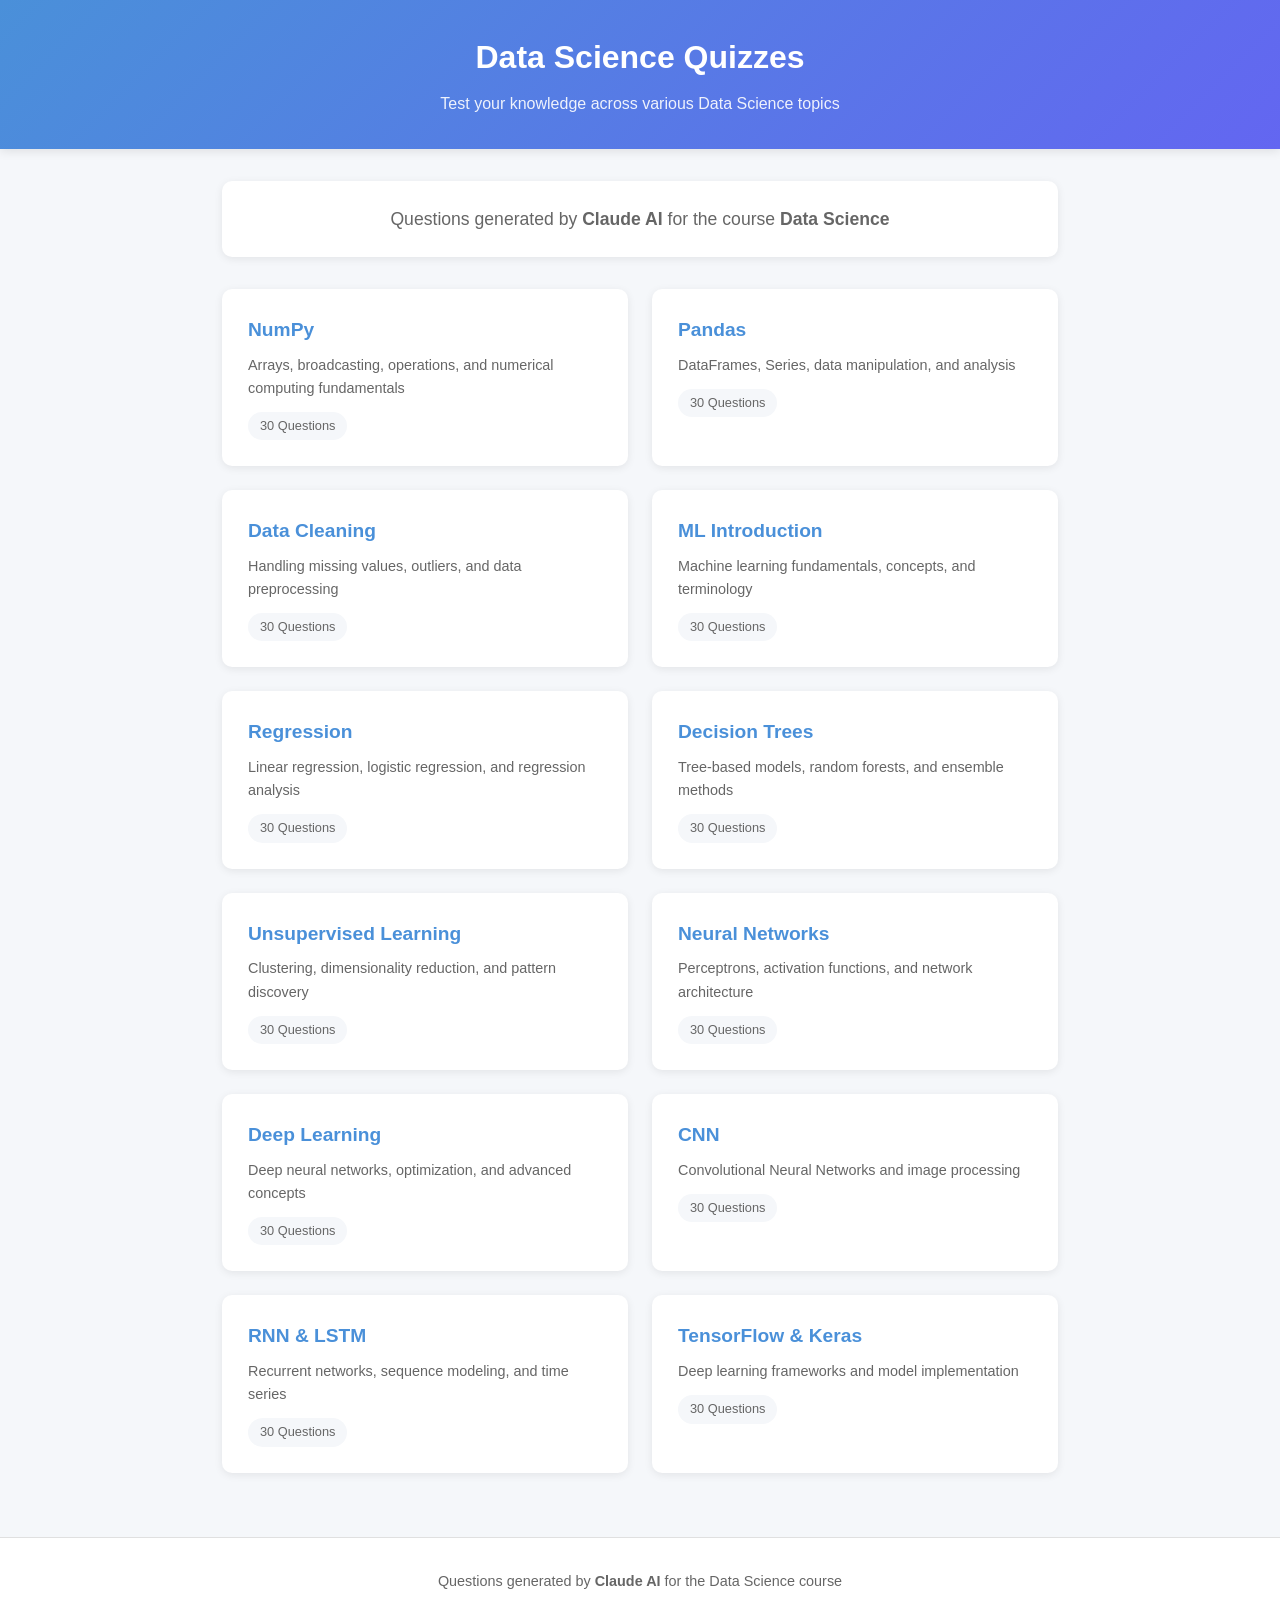
<file: index.html>
<!DOCTYPE html>
<html lang="en">
<head>
    <meta charset="UTF-8">
    <meta name="viewport" content="width=device-width, initial-scale=1.0">
    <title>Data Science Quizzes</title>
    <link rel="stylesheet" href="css/styles.css">
</head>
<body>
    <header class="header">
        <h1>Data Science Quizzes</h1>
        <p>Test your knowledge across various Data Science topics</p>
    </header>

    <main class="container">
        <div class="intro">
            <p>Questions generated by <strong>Claude AI</strong> for the course <strong>Data Science</strong></p>
        </div>

        <div class="quiz-grid">
            <a href="html/numpy_quiz.html" class="quiz-card">
                <h3>NumPy</h3>
                <p>Arrays, broadcasting, operations, and numerical computing fundamentals</p>
                <span class="question-count">30 Questions</span>
            </a>

            <a href="html/pandas_quiz.html" class="quiz-card">
                <h3>Pandas</h3>
                <p>DataFrames, Series, data manipulation, and analysis</p>
                <span class="question-count">30 Questions</span>
            </a>

            <a href="html/quiz_data_cleaning.html" class="quiz-card">
                <h3>Data Cleaning</h3>
                <p>Handling missing values, outliers, and data preprocessing</p>
                <span class="question-count">30 Questions</span>
            </a>

            <a href="html/quiz_ml_introduction.html" class="quiz-card">
                <h3>ML Introduction</h3>
                <p>Machine learning fundamentals, concepts, and terminology</p>
                <span class="question-count">30 Questions</span>
            </a>

            <a href="html/quiz_regression.html" class="quiz-card">
                <h3>Regression</h3>
                <p>Linear regression, logistic regression, and regression analysis</p>
                <span class="question-count">30 Questions</span>
            </a>

            <a href="html/quiz_decision_trees.html" class="quiz-card">
                <h3>Decision Trees</h3>
                <p>Tree-based models, random forests, and ensemble methods</p>
                <span class="question-count">30 Questions</span>
            </a>

            <a href="html/quiz_unsupervised_learning.html" class="quiz-card">
                <h3>Unsupervised Learning</h3>
                <p>Clustering, dimensionality reduction, and pattern discovery</p>
                <span class="question-count">30 Questions</span>
            </a>

            <a href="html/quiz_neural_networks.html" class="quiz-card">
                <h3>Neural Networks</h3>
                <p>Perceptrons, activation functions, and network architecture</p>
                <span class="question-count">30 Questions</span>
            </a>

            <a href="html/quiz_deep_learning.html" class="quiz-card">
                <h3>Deep Learning</h3>
                <p>Deep neural networks, optimization, and advanced concepts</p>
                <span class="question-count">30 Questions</span>
            </a>

            <a href="html/quiz_cnn.html" class="quiz-card">
                <h3>CNN</h3>
                <p>Convolutional Neural Networks and image processing</p>
                <span class="question-count">30 Questions</span>
            </a>

            <a href="html/quiz_rnn_lstm.html" class="quiz-card">
                <h3>RNN & LSTM</h3>
                <p>Recurrent networks, sequence modeling, and time series</p>
                <span class="question-count">30 Questions</span>
            </a>

            <a href="html/quiz_tensorflow_keras.html" class="quiz-card">
                <h3>TensorFlow & Keras</h3>
                <p>Deep learning frameworks and model implementation</p>
                <span class="question-count">30 Questions</span>
            </a>
        </div>
    </main>

    <footer class="footer">
        <p>Questions generated by <strong>Claude AI</strong> for the Data Science course</p>
    </footer>
</body>
</html>
</file>
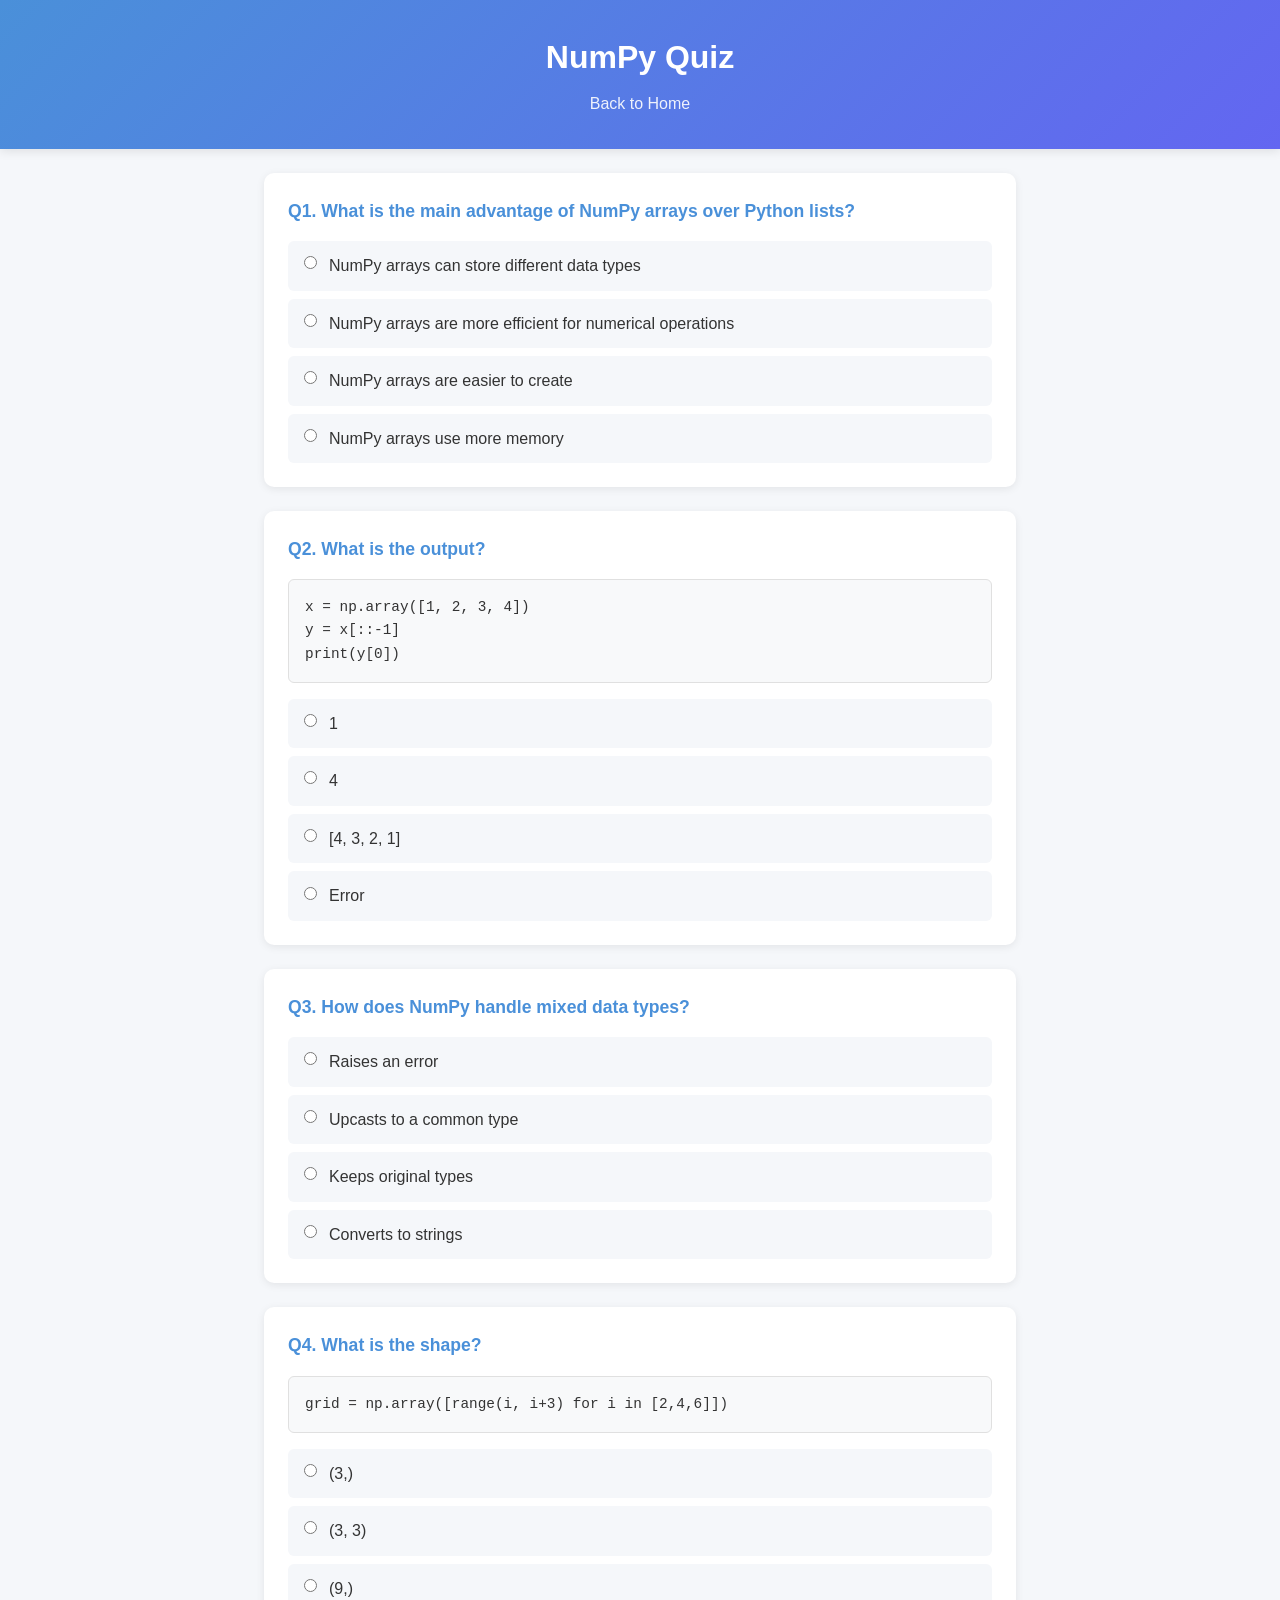
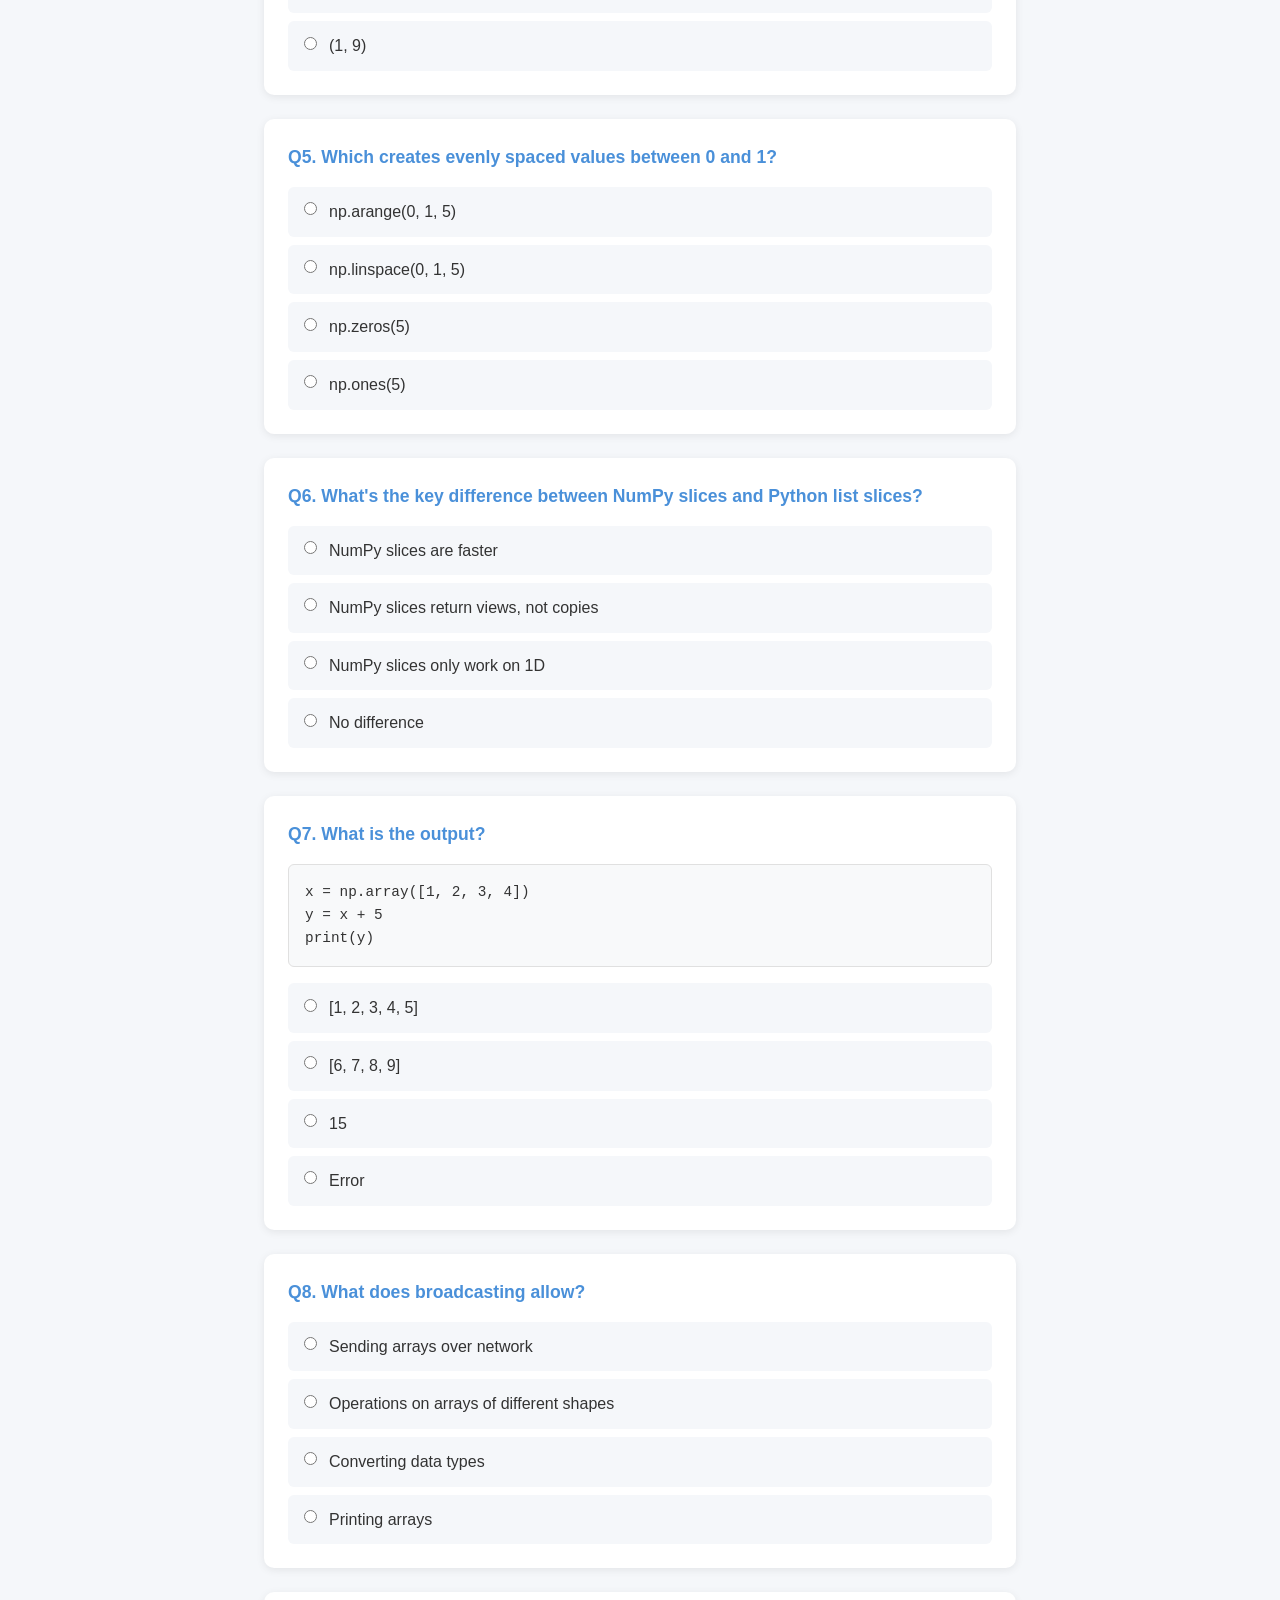
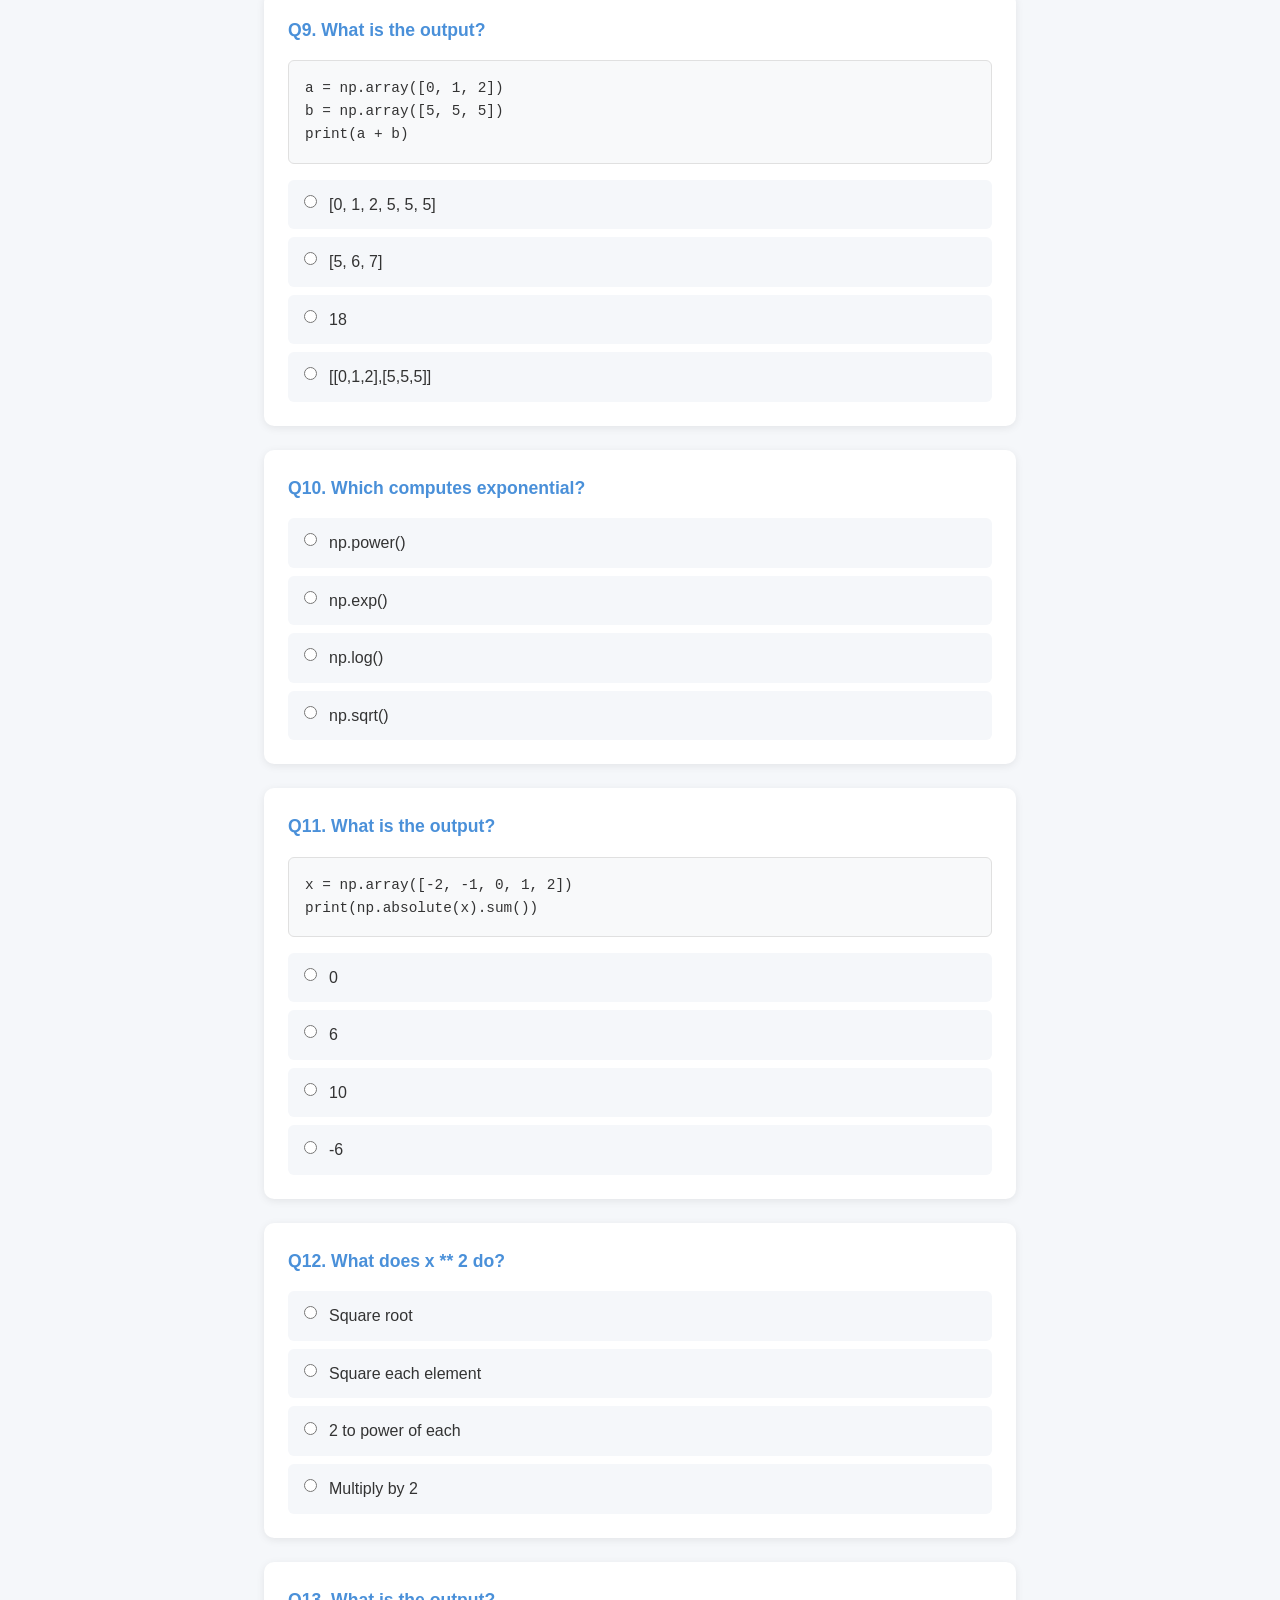
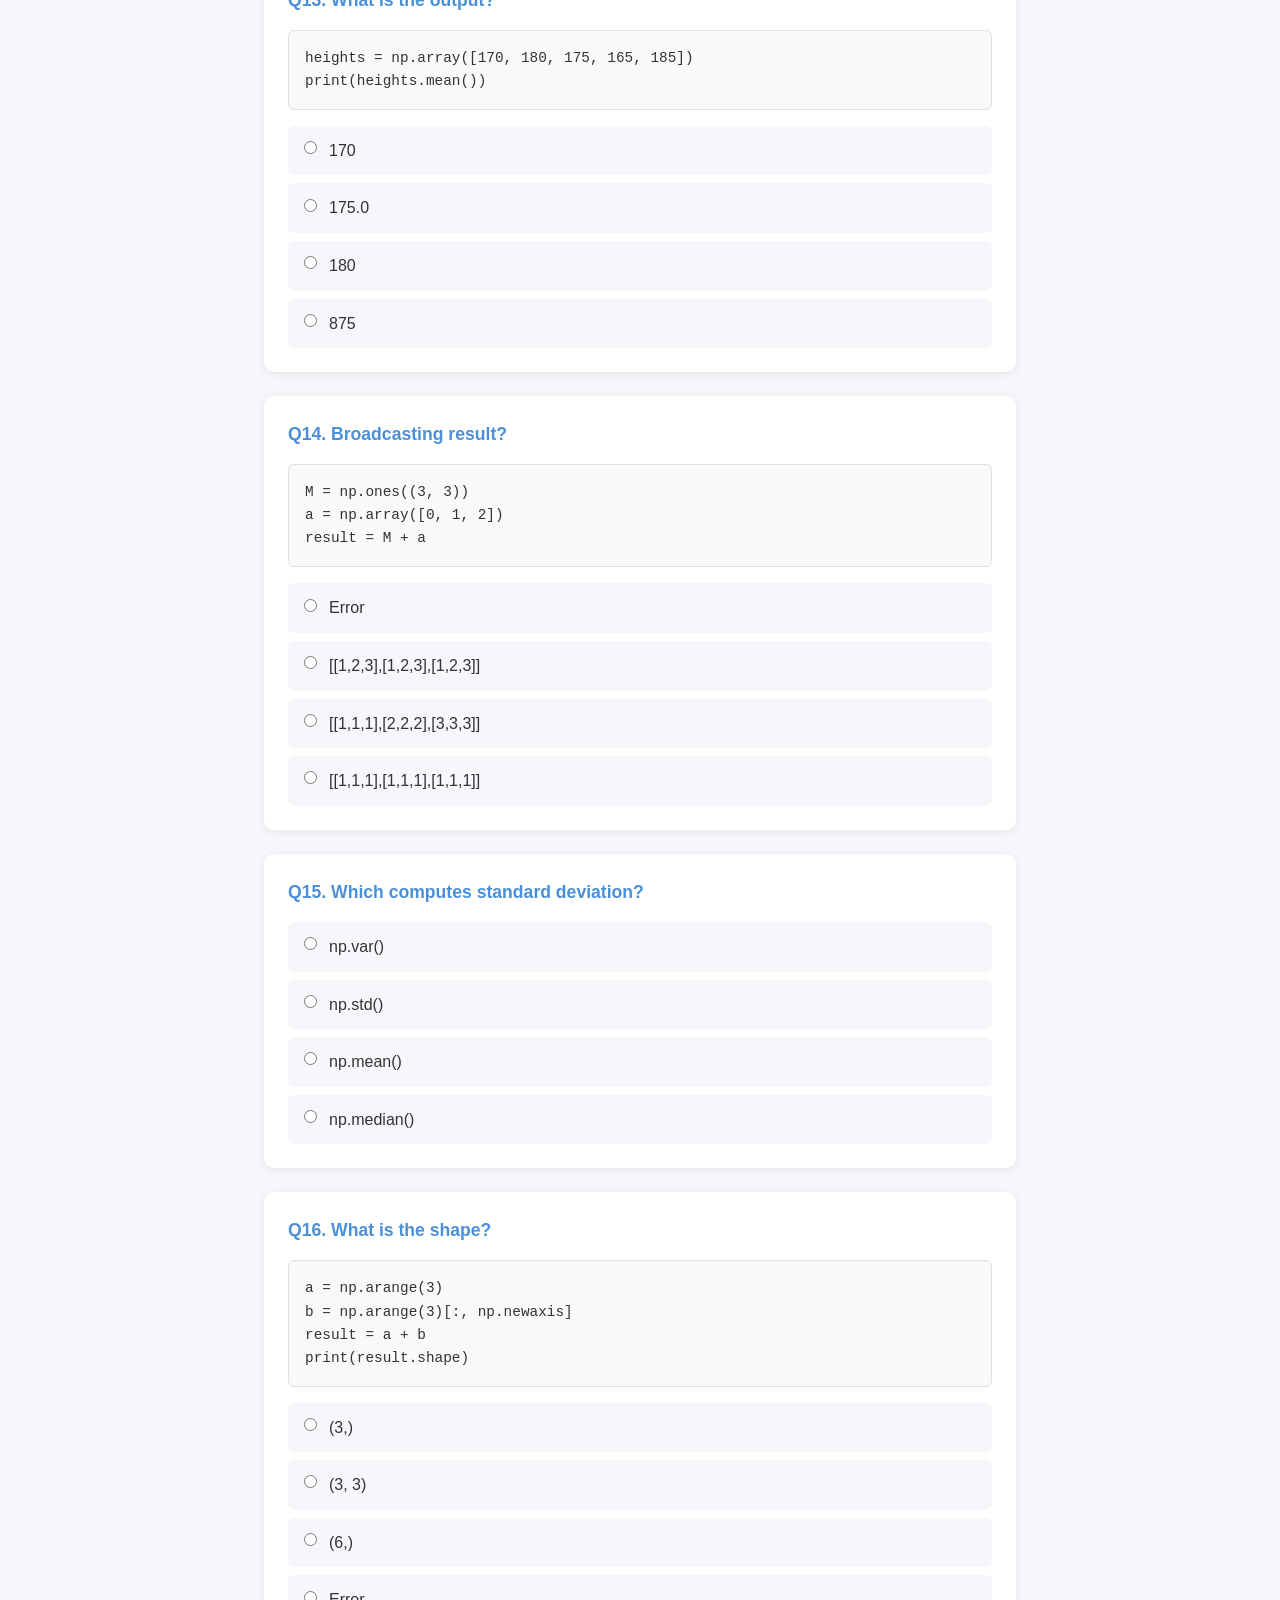
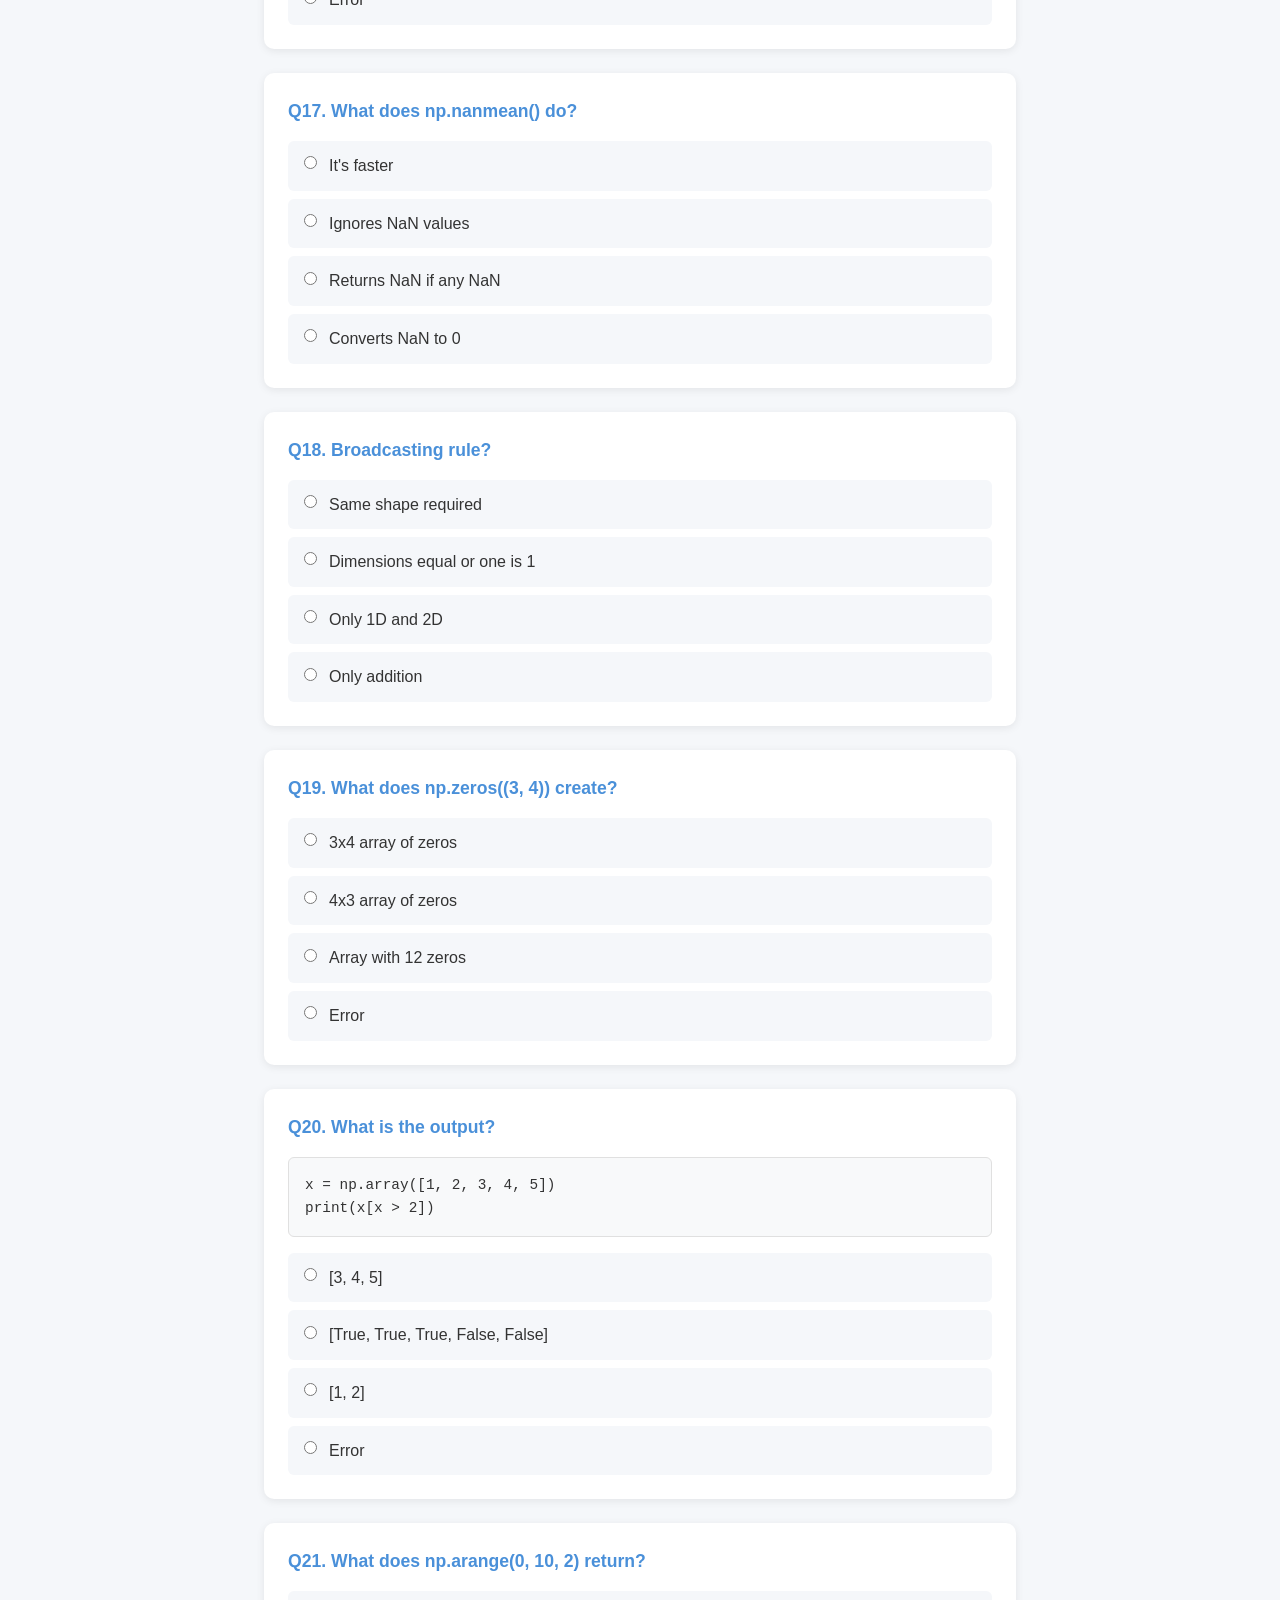
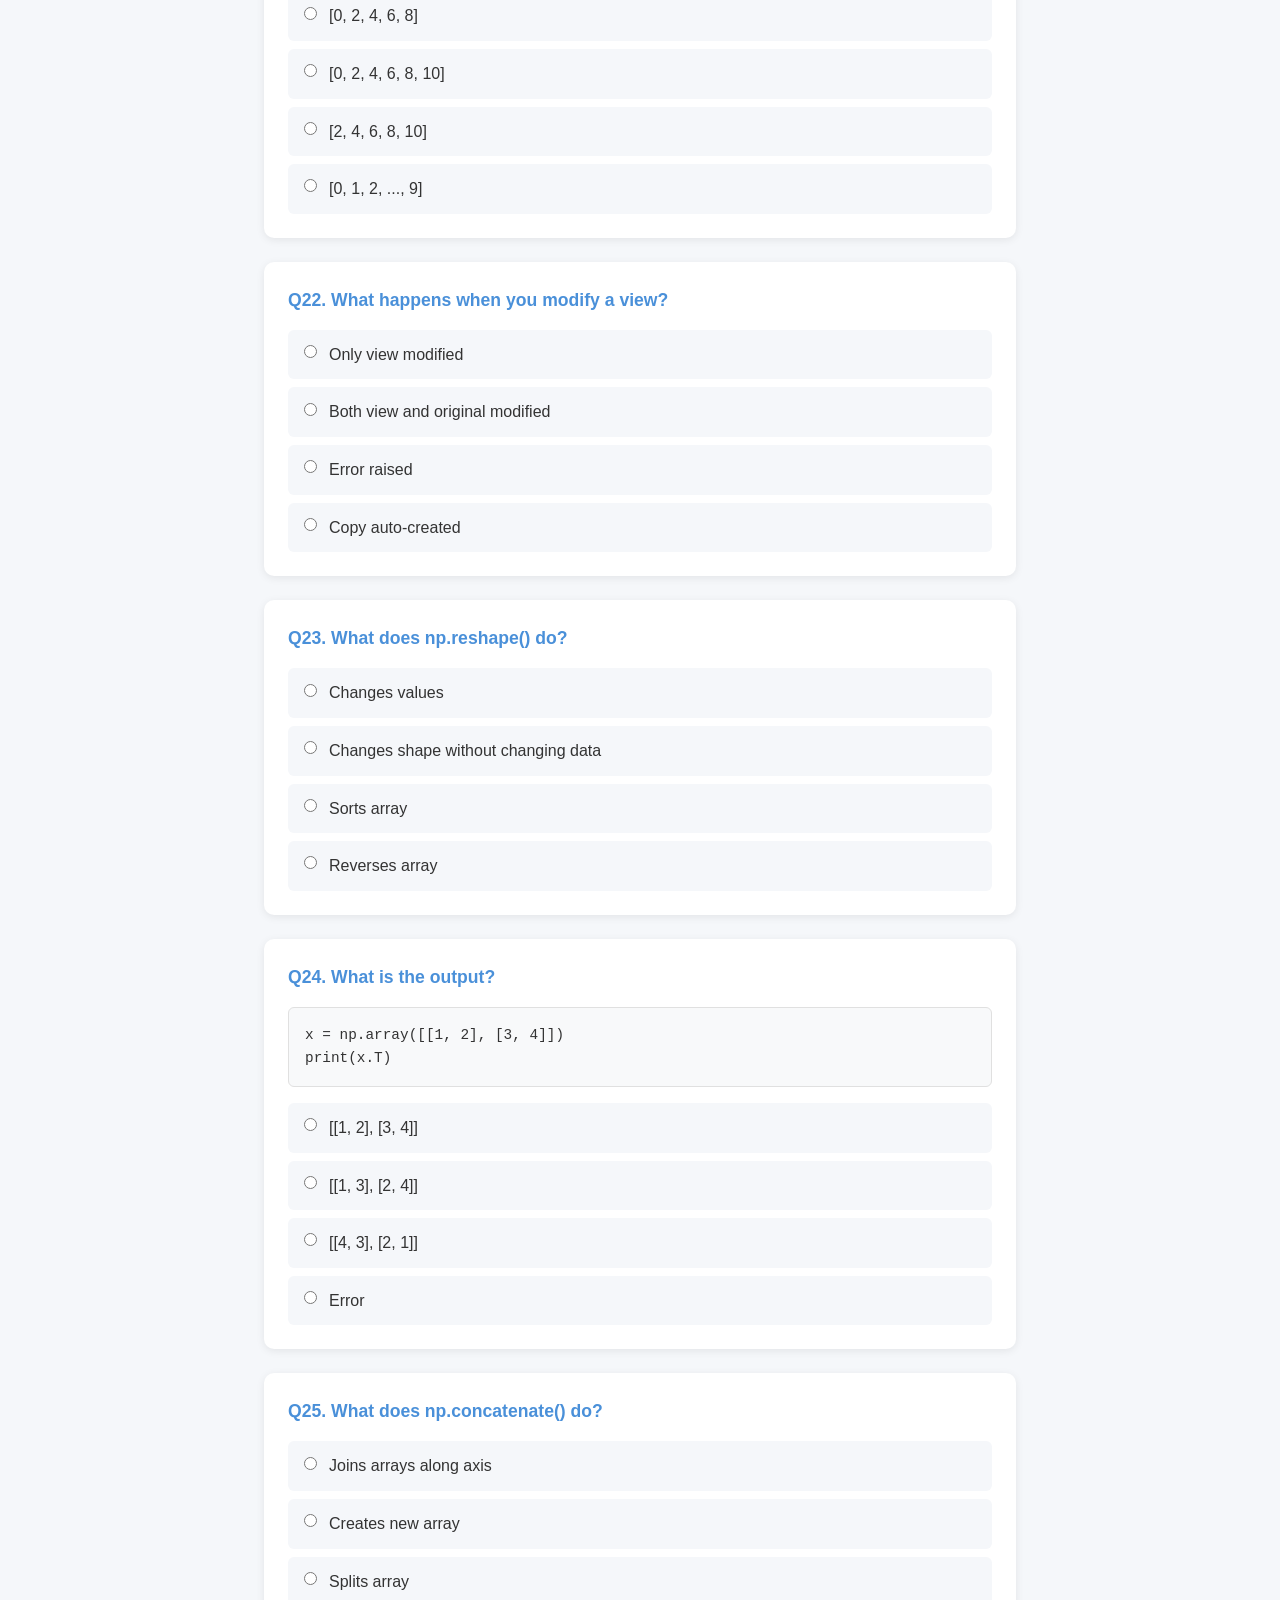
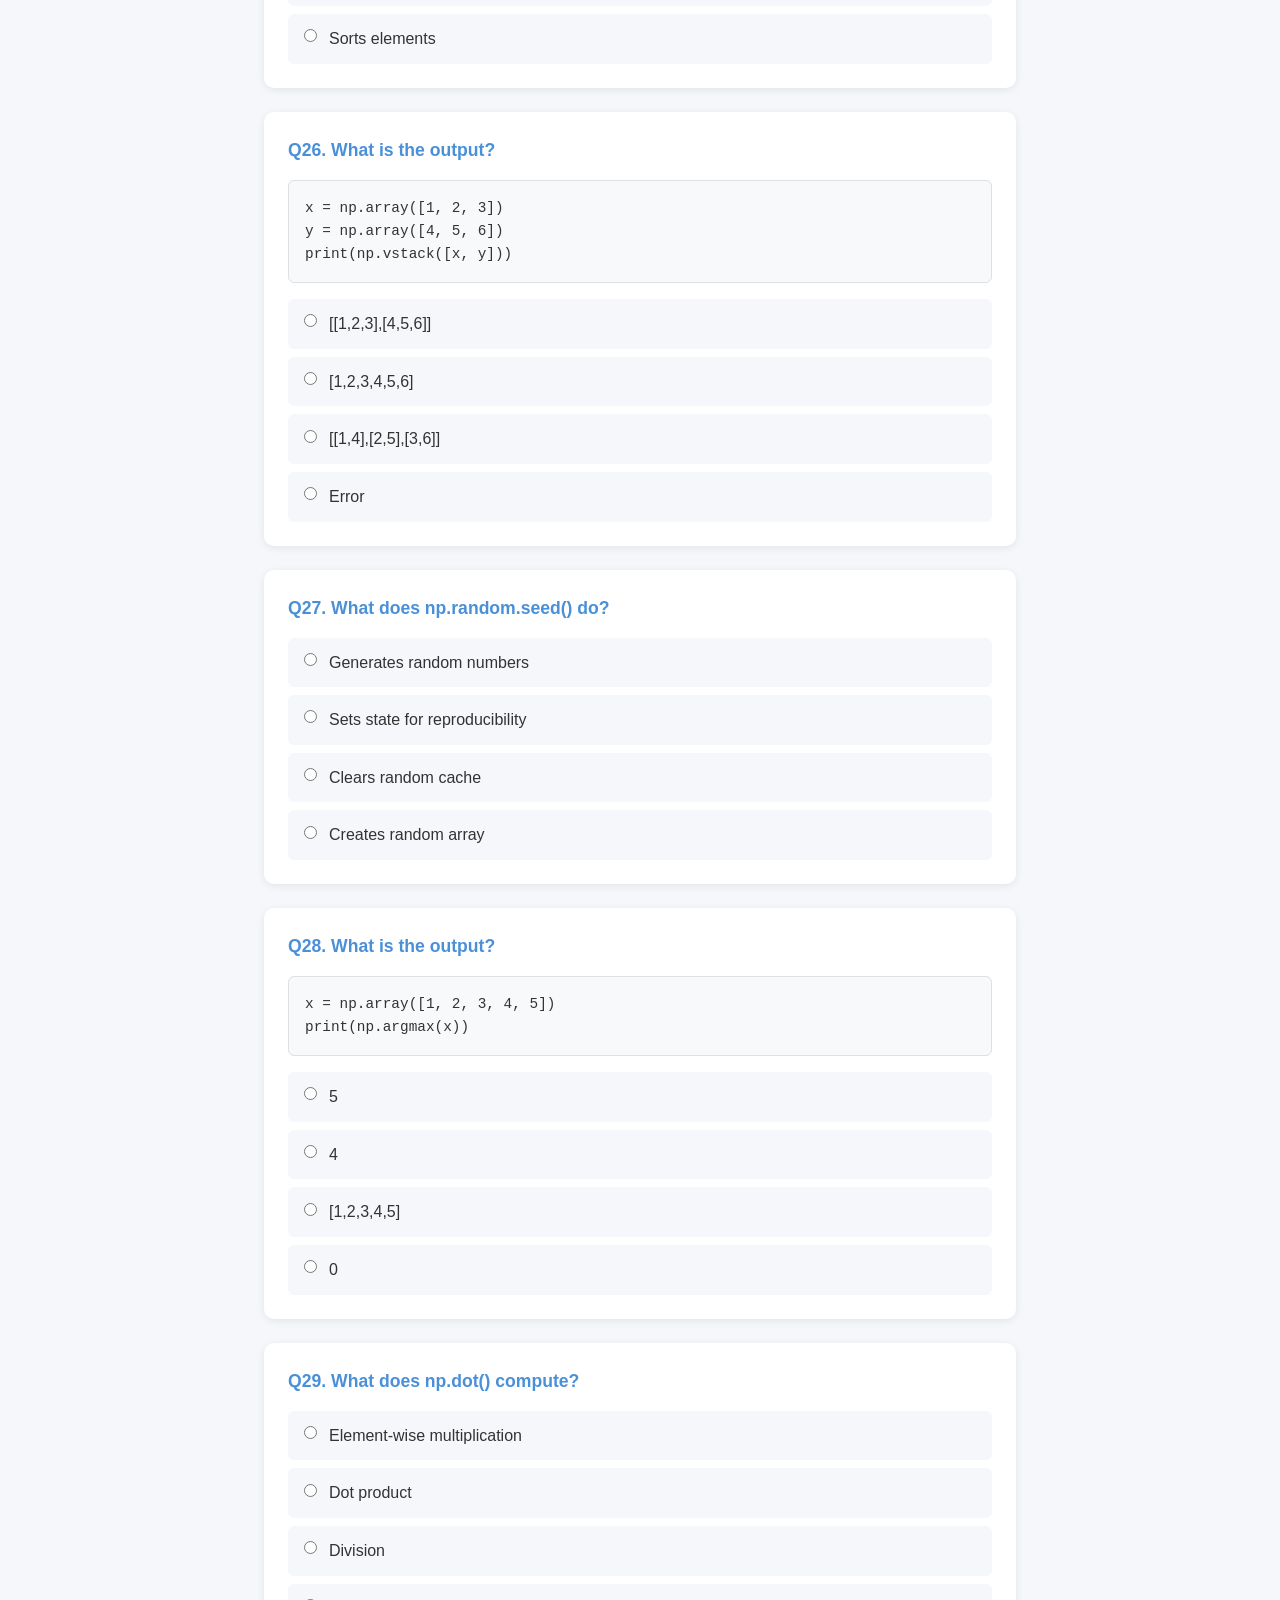
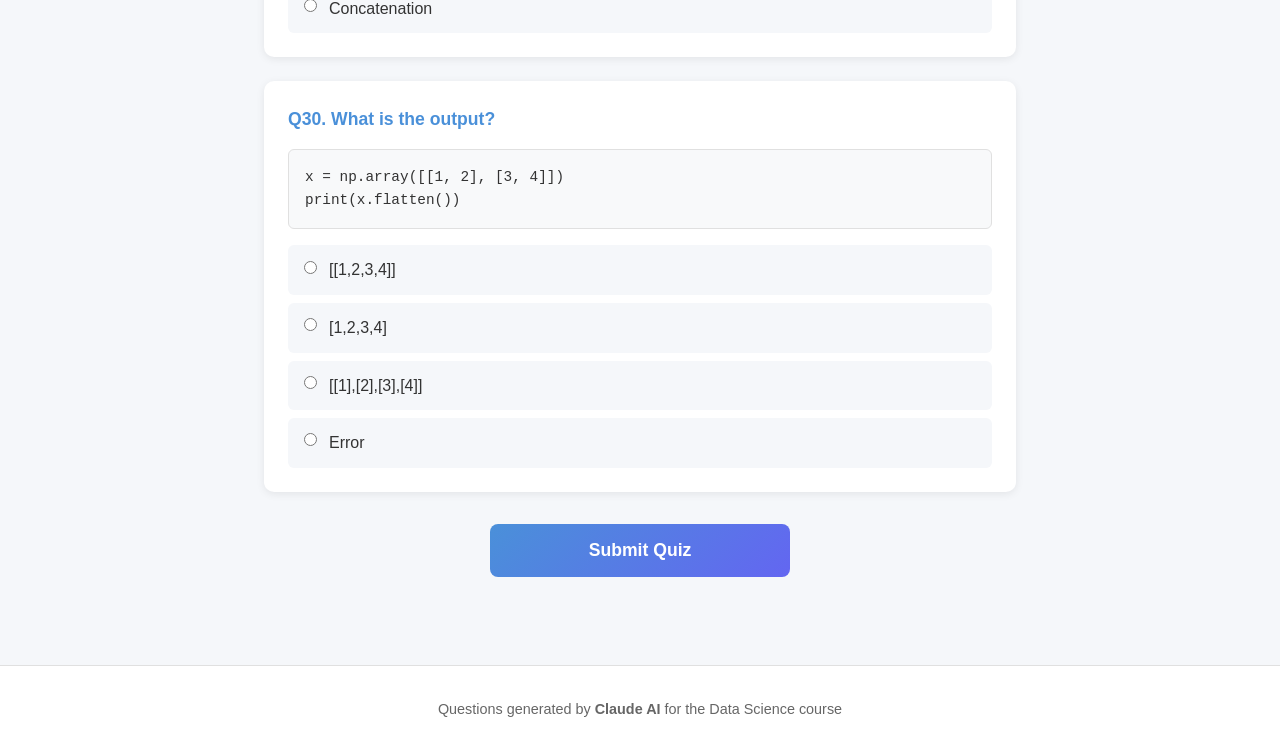
<file: html/numpy_quiz.html>
<!DOCTYPE html>
<html lang="en">
<head>
    <meta charset="UTF-8">
    <meta name="viewport" content="width=device-width, initial-scale=1.0">
    <title>NumPy Quiz - Data Science Quizzes</title>
    <link rel="stylesheet" href="../css/styles.css">
</head>
<body>
    <header class="header">
        <h1>NumPy Quiz</h1>
        <p><a href="../index.html">Back to Home</a></p>
    </header>

    <main class="quiz-container">
        <div class="score" id="score"></div>

        <div class="question">
            <h3>Q1. What is the main advantage of NumPy arrays over Python lists?</h3>
            <div class="options">
                <label><input type="radio" name="q1" value="a"> NumPy arrays can store different data types</label>
                <label><input type="radio" name="q1" value="b"> NumPy arrays are more efficient for numerical operations</label>
                <label><input type="radio" name="q1" value="c"> NumPy arrays are easier to create</label>
                <label><input type="radio" name="q1" value="d"> NumPy arrays use more memory</label>
            </div>
            <div class="feedback" id="f1"></div>
        </div>

        <div class="question">
            <h3>Q2. What is the output?</h3>
            <div class="code">x = np.array([1, 2, 3, 4])
y = x[::-1]
print(y[0])</div>
            <div class="options">
                <label><input type="radio" name="q2" value="a"> 1</label>
                <label><input type="radio" name="q2" value="b"> 4</label>
                <label><input type="radio" name="q2" value="c"> [4, 3, 2, 1]</label>
                <label><input type="radio" name="q2" value="d"> Error</label>
            </div>
            <div class="feedback" id="f2"></div>
        </div>

        <div class="question">
            <h3>Q3. How does NumPy handle mixed data types?</h3>
            <div class="options">
                <label><input type="radio" name="q3" value="a"> Raises an error</label>
                <label><input type="radio" name="q3" value="b"> Upcasts to a common type</label>
                <label><input type="radio" name="q3" value="c"> Keeps original types</label>
                <label><input type="radio" name="q3" value="d"> Converts to strings</label>
            </div>
            <div class="feedback" id="f3"></div>
        </div>

        <div class="question">
            <h3>Q4. What is the shape?</h3>
            <div class="code">grid = np.array([range(i, i+3) for i in [2,4,6]])</div>
            <div class="options">
                <label><input type="radio" name="q4" value="a"> (3,)</label>
                <label><input type="radio" name="q4" value="b"> (3, 3)</label>
                <label><input type="radio" name="q4" value="c"> (9,)</label>
                <label><input type="radio" name="q4" value="d"> (1, 9)</label>
            </div>
            <div class="feedback" id="f4"></div>
        </div>

        <div class="question">
            <h3>Q5. Which creates evenly spaced values between 0 and 1?</h3>
            <div class="options">
                <label><input type="radio" name="q5" value="a"> np.arange(0, 1, 5)</label>
                <label><input type="radio" name="q5" value="b"> np.linspace(0, 1, 5)</label>
                <label><input type="radio" name="q5" value="c"> np.zeros(5)</label>
                <label><input type="radio" name="q5" value="d"> np.ones(5)</label>
            </div>
            <div class="feedback" id="f5"></div>
        </div>

        <div class="question">
            <h3>Q6. What's the key difference between NumPy slices and Python list slices?</h3>
            <div class="options">
                <label><input type="radio" name="q6" value="a"> NumPy slices are faster</label>
                <label><input type="radio" name="q6" value="b"> NumPy slices return views, not copies</label>
                <label><input type="radio" name="q6" value="c"> NumPy slices only work on 1D</label>
                <label><input type="radio" name="q6" value="d"> No difference</label>
            </div>
            <div class="feedback" id="f6"></div>
        </div>

        <div class="question">
            <h3>Q7. What is the output?</h3>
            <div class="code">x = np.array([1, 2, 3, 4])
y = x + 5
print(y)</div>
            <div class="options">
                <label><input type="radio" name="q7" value="a"> [1, 2, 3, 4, 5]</label>
                <label><input type="radio" name="q7" value="b"> [6, 7, 8, 9]</label>
                <label><input type="radio" name="q7" value="c"> 15</label>
                <label><input type="radio" name="q7" value="d"> Error</label>
            </div>
            <div class="feedback" id="f7"></div>
        </div>

        <div class="question">
            <h3>Q8. What does broadcasting allow?</h3>
            <div class="options">
                <label><input type="radio" name="q8" value="a"> Sending arrays over network</label>
                <label><input type="radio" name="q8" value="b"> Operations on arrays of different shapes</label>
                <label><input type="radio" name="q8" value="c"> Converting data types</label>
                <label><input type="radio" name="q8" value="d"> Printing arrays</label>
            </div>
            <div class="feedback" id="f8"></div>
        </div>

        <div class="question">
            <h3>Q9. What is the output?</h3>
            <div class="code">a = np.array([0, 1, 2])
b = np.array([5, 5, 5])
print(a + b)</div>
            <div class="options">
                <label><input type="radio" name="q9" value="a"> [0, 1, 2, 5, 5, 5]</label>
                <label><input type="radio" name="q9" value="b"> [5, 6, 7]</label>
                <label><input type="radio" name="q9" value="c"> 18</label>
                <label><input type="radio" name="q9" value="d"> [[0,1,2],[5,5,5]]</label>
            </div>
            <div class="feedback" id="f9"></div>
        </div>

        <div class="question">
            <h3>Q10. Which computes exponential?</h3>
            <div class="options">
                <label><input type="radio" name="q10" value="a"> np.power()</label>
                <label><input type="radio" name="q10" value="b"> np.exp()</label>
                <label><input type="radio" name="q10" value="c"> np.log()</label>
                <label><input type="radio" name="q10" value="d"> np.sqrt()</label>
            </div>
            <div class="feedback" id="f10"></div>
        </div>

        <div class="question">
            <h3>Q11. What is the output?</h3>
            <div class="code">x = np.array([-2, -1, 0, 1, 2])
print(np.absolute(x).sum())</div>
            <div class="options">
                <label><input type="radio" name="q11" value="a"> 0</label>
                <label><input type="radio" name="q11" value="b"> 6</label>
                <label><input type="radio" name="q11" value="c"> 10</label>
                <label><input type="radio" name="q11" value="d"> -6</label>
            </div>
            <div class="feedback" id="f11"></div>
        </div>

        <div class="question">
            <h3>Q12. What does x ** 2 do?</h3>
            <div class="options">
                <label><input type="radio" name="q12" value="a"> Square root</label>
                <label><input type="radio" name="q12" value="b"> Square each element</label>
                <label><input type="radio" name="q12" value="c"> 2 to power of each</label>
                <label><input type="radio" name="q12" value="d"> Multiply by 2</label>
            </div>
            <div class="feedback" id="f12"></div>
        </div>

        <div class="question">
            <h3>Q13. What is the output?</h3>
            <div class="code">heights = np.array([170, 180, 175, 165, 185])
print(heights.mean())</div>
            <div class="options">
                <label><input type="radio" name="q13" value="a"> 170</label>
                <label><input type="radio" name="q13" value="b"> 175.0</label>
                <label><input type="radio" name="q13" value="c"> 180</label>
                <label><input type="radio" name="q13" value="d"> 875</label>
            </div>
            <div class="feedback" id="f13"></div>
        </div>

        <div class="question">
            <h3>Q14. Broadcasting result?</h3>
            <div class="code">M = np.ones((3, 3))
a = np.array([0, 1, 2])
result = M + a</div>
            <div class="options">
                <label><input type="radio" name="q14" value="a"> Error</label>
                <label><input type="radio" name="q14" value="b"> [[1,2,3],[1,2,3],[1,2,3]]</label>
                <label><input type="radio" name="q14" value="c"> [[1,1,1],[2,2,2],[3,3,3]]</label>
                <label><input type="radio" name="q14" value="d"> [[1,1,1],[1,1,1],[1,1,1]]</label>
            </div>
            <div class="feedback" id="f14"></div>
        </div>

        <div class="question">
            <h3>Q15. Which computes standard deviation?</h3>
            <div class="options">
                <label><input type="radio" name="q15" value="a"> np.var()</label>
                <label><input type="radio" name="q15" value="b"> np.std()</label>
                <label><input type="radio" name="q15" value="c"> np.mean()</label>
                <label><input type="radio" name="q15" value="d"> np.median()</label>
            </div>
            <div class="feedback" id="f15"></div>
        </div>

        <div class="question">
            <h3>Q16. What is the shape?</h3>
            <div class="code">a = np.arange(3)
b = np.arange(3)[:, np.newaxis]
result = a + b
print(result.shape)</div>
            <div class="options">
                <label><input type="radio" name="q16" value="a"> (3,)</label>
                <label><input type="radio" name="q16" value="b"> (3, 3)</label>
                <label><input type="radio" name="q16" value="c"> (6,)</label>
                <label><input type="radio" name="q16" value="d"> Error</label>
            </div>
            <div class="feedback" id="f16"></div>
        </div>

        <div class="question">
            <h3>Q17. What does np.nanmean() do?</h3>
            <div class="options">
                <label><input type="radio" name="q17" value="a"> It's faster</label>
                <label><input type="radio" name="q17" value="b"> Ignores NaN values</label>
                <label><input type="radio" name="q17" value="c"> Returns NaN if any NaN</label>
                <label><input type="radio" name="q17" value="d"> Converts NaN to 0</label>
            </div>
            <div class="feedback" id="f17"></div>
        </div>

        <div class="question">
            <h3>Q18. Broadcasting rule?</h3>
            <div class="options">
                <label><input type="radio" name="q18" value="a"> Same shape required</label>
                <label><input type="radio" name="q18" value="b"> Dimensions equal or one is 1</label>
                <label><input type="radio" name="q18" value="c"> Only 1D and 2D</label>
                <label><input type="radio" name="q18" value="d"> Only addition</label>
            </div>
            <div class="feedback" id="f18"></div>
        </div>

        <div class="question">
            <h3>Q19. What does np.zeros((3, 4)) create?</h3>
            <div class="options">
                <label><input type="radio" name="q19" value="a"> 3x4 array of zeros</label>
                <label><input type="radio" name="q19" value="b"> 4x3 array of zeros</label>
                <label><input type="radio" name="q19" value="c"> Array with 12 zeros</label>
                <label><input type="radio" name="q19" value="d"> Error</label>
            </div>
            <div class="feedback" id="f19"></div>
        </div>

        <div class="question">
            <h3>Q20. What is the output?</h3>
            <div class="code">x = np.array([1, 2, 3, 4, 5])
print(x[x > 2])</div>
            <div class="options">
                <label><input type="radio" name="q20" value="a"> [3, 4, 5]</label>
                <label><input type="radio" name="q20" value="b"> [True, True, True, False, False]</label>
                <label><input type="radio" name="q20" value="c"> [1, 2]</label>
                <label><input type="radio" name="q20" value="d"> Error</label>
            </div>
            <div class="feedback" id="f20"></div>
        </div>

        <div class="question">
            <h3>Q21. What does np.arange(0, 10, 2) return?</h3>
            <div class="options">
                <label><input type="radio" name="q21" value="a"> [0, 2, 4, 6, 8]</label>
                <label><input type="radio" name="q21" value="b"> [0, 2, 4, 6, 8, 10]</label>
                <label><input type="radio" name="q21" value="c"> [2, 4, 6, 8, 10]</label>
                <label><input type="radio" name="q21" value="d"> [0, 1, 2, ..., 9]</label>
            </div>
            <div class="feedback" id="f21"></div>
        </div>

        <div class="question">
            <h3>Q22. What happens when you modify a view?</h3>
            <div class="options">
                <label><input type="radio" name="q22" value="a"> Only view modified</label>
                <label><input type="radio" name="q22" value="b"> Both view and original modified</label>
                <label><input type="radio" name="q22" value="c"> Error raised</label>
                <label><input type="radio" name="q22" value="d"> Copy auto-created</label>
            </div>
            <div class="feedback" id="f22"></div>
        </div>

        <div class="question">
            <h3>Q23. What does np.reshape() do?</h3>
            <div class="options">
                <label><input type="radio" name="q23" value="a"> Changes values</label>
                <label><input type="radio" name="q23" value="b"> Changes shape without changing data</label>
                <label><input type="radio" name="q23" value="c"> Sorts array</label>
                <label><input type="radio" name="q23" value="d"> Reverses array</label>
            </div>
            <div class="feedback" id="f23"></div>
        </div>

        <div class="question">
            <h3>Q24. What is the output?</h3>
            <div class="code">x = np.array([[1, 2], [3, 4]])
print(x.T)</div>
            <div class="options">
                <label><input type="radio" name="q24" value="a"> [[1, 2], [3, 4]]</label>
                <label><input type="radio" name="q24" value="b"> [[1, 3], [2, 4]]</label>
                <label><input type="radio" name="q24" value="c"> [[4, 3], [2, 1]]</label>
                <label><input type="radio" name="q24" value="d"> Error</label>
            </div>
            <div class="feedback" id="f24"></div>
        </div>

        <div class="question">
            <h3>Q25. What does np.concatenate() do?</h3>
            <div class="options">
                <label><input type="radio" name="q25" value="a"> Joins arrays along axis</label>
                <label><input type="radio" name="q25" value="b"> Creates new array</label>
                <label><input type="radio" name="q25" value="c"> Splits array</label>
                <label><input type="radio" name="q25" value="d"> Sorts elements</label>
            </div>
            <div class="feedback" id="f25"></div>
        </div>

        <div class="question">
            <h3>Q26. What is the output?</h3>
            <div class="code">x = np.array([1, 2, 3])
y = np.array([4, 5, 6])
print(np.vstack([x, y]))</div>
            <div class="options">
                <label><input type="radio" name="q26" value="a"> [[1,2,3],[4,5,6]]</label>
                <label><input type="radio" name="q26" value="b"> [1,2,3,4,5,6]</label>
                <label><input type="radio" name="q26" value="c"> [[1,4],[2,5],[3,6]]</label>
                <label><input type="radio" name="q26" value="d"> Error</label>
            </div>
            <div class="feedback" id="f26"></div>
        </div>

        <div class="question">
            <h3>Q27. What does np.random.seed() do?</h3>
            <div class="options">
                <label><input type="radio" name="q27" value="a"> Generates random numbers</label>
                <label><input type="radio" name="q27" value="b"> Sets state for reproducibility</label>
                <label><input type="radio" name="q27" value="c"> Clears random cache</label>
                <label><input type="radio" name="q27" value="d"> Creates random array</label>
            </div>
            <div class="feedback" id="f27"></div>
        </div>

        <div class="question">
            <h3>Q28. What is the output?</h3>
            <div class="code">x = np.array([1, 2, 3, 4, 5])
print(np.argmax(x))</div>
            <div class="options">
                <label><input type="radio" name="q28" value="a"> 5</label>
                <label><input type="radio" name="q28" value="b"> 4</label>
                <label><input type="radio" name="q28" value="c"> [1,2,3,4,5]</label>
                <label><input type="radio" name="q28" value="d"> 0</label>
            </div>
            <div class="feedback" id="f28"></div>
        </div>

        <div class="question">
            <h3>Q29. What does np.dot() compute?</h3>
            <div class="options">
                <label><input type="radio" name="q29" value="a"> Element-wise multiplication</label>
                <label><input type="radio" name="q29" value="b"> Dot product</label>
                <label><input type="radio" name="q29" value="c"> Division</label>
                <label><input type="radio" name="q29" value="d"> Concatenation</label>
            </div>
            <div class="feedback" id="f29"></div>
        </div>

        <div class="question">
            <h3>Q30. What is the output?</h3>
            <div class="code">x = np.array([[1, 2], [3, 4]])
print(x.flatten())</div>
            <div class="options">
                <label><input type="radio" name="q30" value="a"> [[1,2,3,4]]</label>
                <label><input type="radio" name="q30" value="b"> [1,2,3,4]</label>
                <label><input type="radio" name="q30" value="c"> [[1],[2],[3],[4]]</label>
                <label><input type="radio" name="q30" value="d"> Error</label>
            </div>
            <div class="feedback" id="f30"></div>
        </div>

        <button class="submit-btn" onclick="submitQuiz()">Submit Quiz</button>
    </main>

    <footer class="footer">
        <p>Questions generated by <strong>Claude AI</strong> for the Data Science course</p>
    </footer>

    <script src="../js/quiz.js"></script>
    <script>
        const answers = {
            q1:'b', q2:'b', q3:'b', q4:'b', q5:'b', q6:'b', q7:'b', q8:'b', q9:'b', q10:'b',
            q11:'b', q12:'b', q13:'b', q14:'b', q15:'b', q16:'b', q17:'b', q18:'b', q19:'a', q20:'a',
            q21:'a', q22:'b', q23:'b', q24:'b', q25:'a', q26:'a', q27:'b', q28:'b', q29:'b', q30:'b'
        };

        const explanations = {
            q1:'NumPy arrays are efficient for numerical operations.',
            q2:'[::-1] reverses to [4,3,2,1], y[0] is 4.',
            q3:'NumPy upcasts to common type.',
            q4:'3 rows, 3 columns = (3,3).',
            q5:'linspace(0,1,5) creates 5 evenly spaced values.',
            q6:'NumPy slices are views, not copies.',
            q7:'Broadcasting: [6,7,8,9].',
            q8:'Broadcasting allows different shape operations.',
            q9:'Element-wise: [5,6,7].',
            q10:'exp() computes e^x.',
            q11:'|−2|+|−1|+|0|+|1|+|2| = 6.',
            q12:'** squares: [1,4,9].',
            q13:'Mean = 875/5 = 175.0.',
            q14:'Broadcasts [0,1,2] to each row.',
            q15:'std() computes standard deviation.',
            q16:'Broadcasting creates (3,3).',
            q17:'nanmean() ignores NaN.',
            q18:'Dimensions equal or one is 1.',
            q19:'3 rows, 4 columns.',
            q20:'Boolean indexing: [3,4,5].',
            q21:'arange(0,10,2) = [0,2,4,6,8].',
            q22:'Views modify original.',
            q23:'reshape() changes shape.',
            q24:'Transpose: [[1,3],[2,4]].',
            q25:'concatenate() joins arrays.',
            q26:'vstack: [[1,2,3],[4,5,6]].',
            q27:'seed() sets random state.',
            q28:'argmax() returns index: 4.',
            q29:'dot() computes dot product.',
            q30:'flatten() makes 1D: [1,2,3,4].'
        };

        initQuiz(answers, explanations);
    </script>
</body>
</html>
</file>
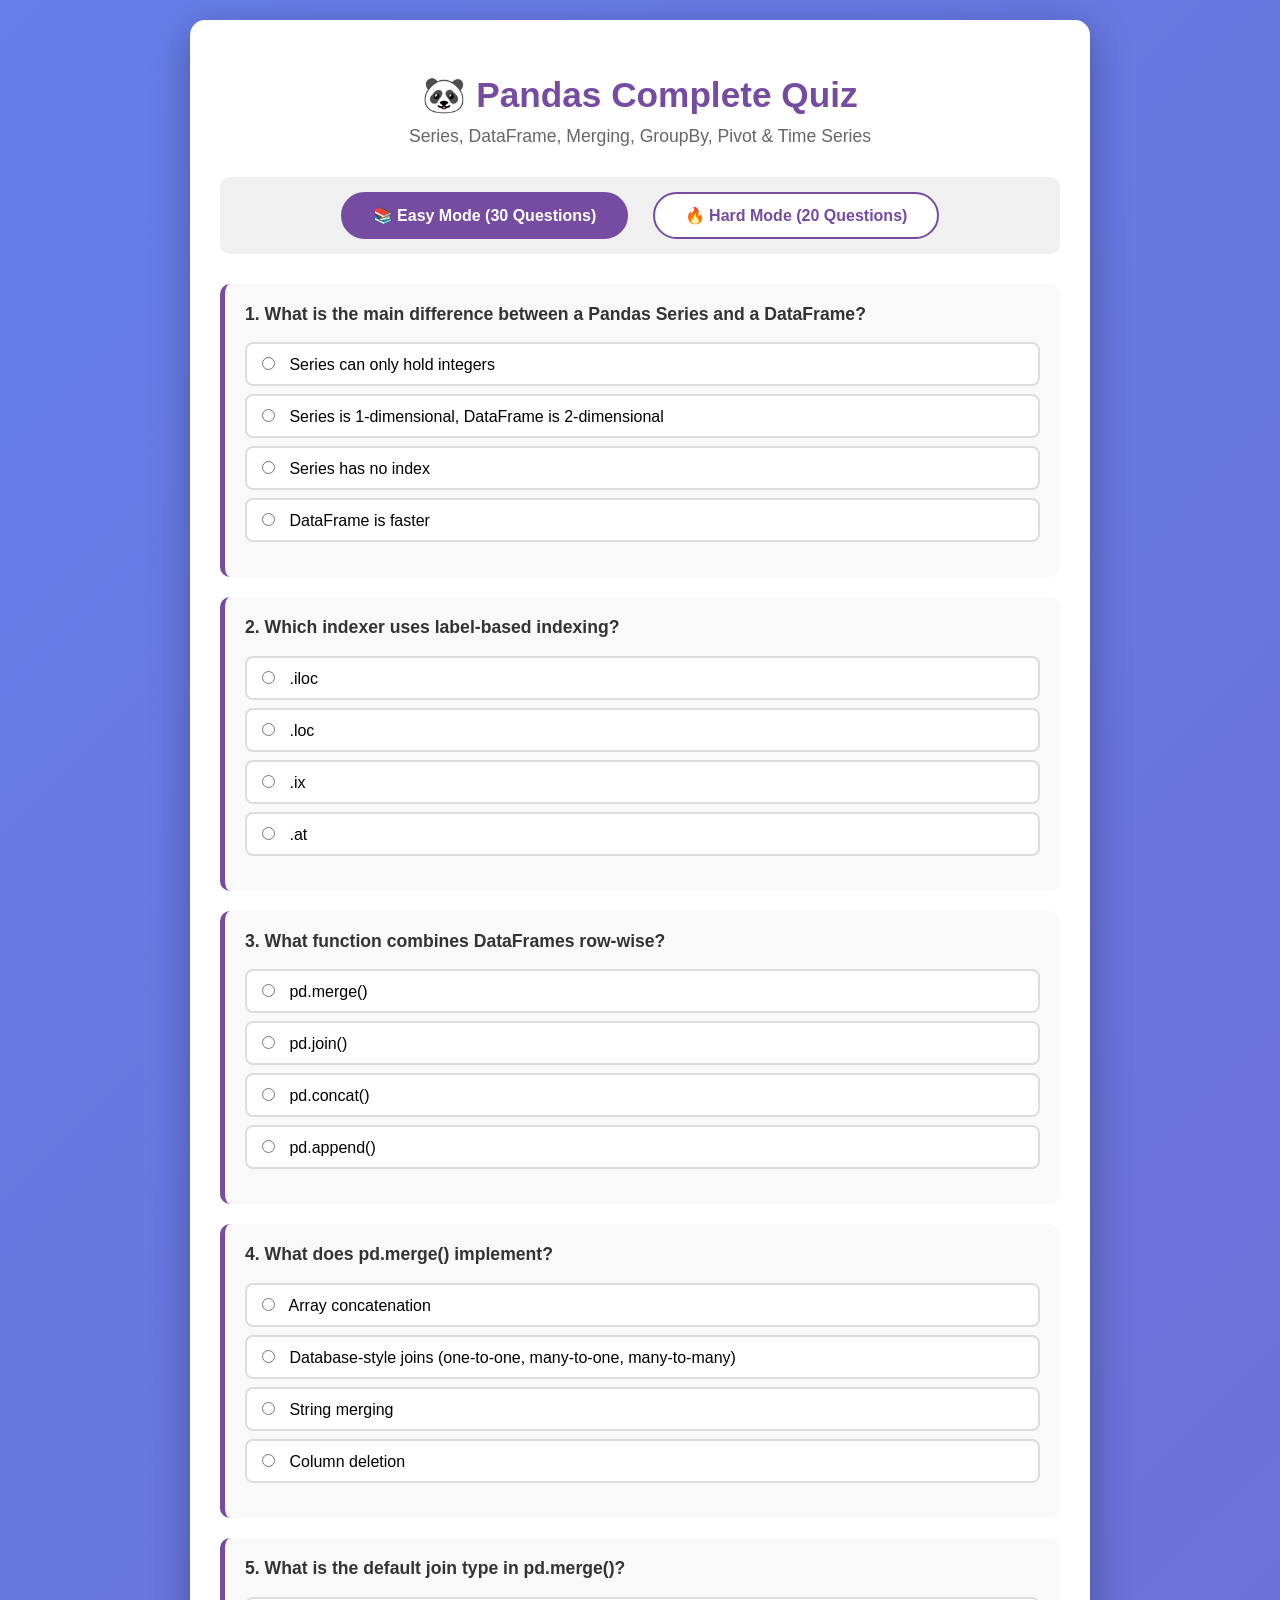
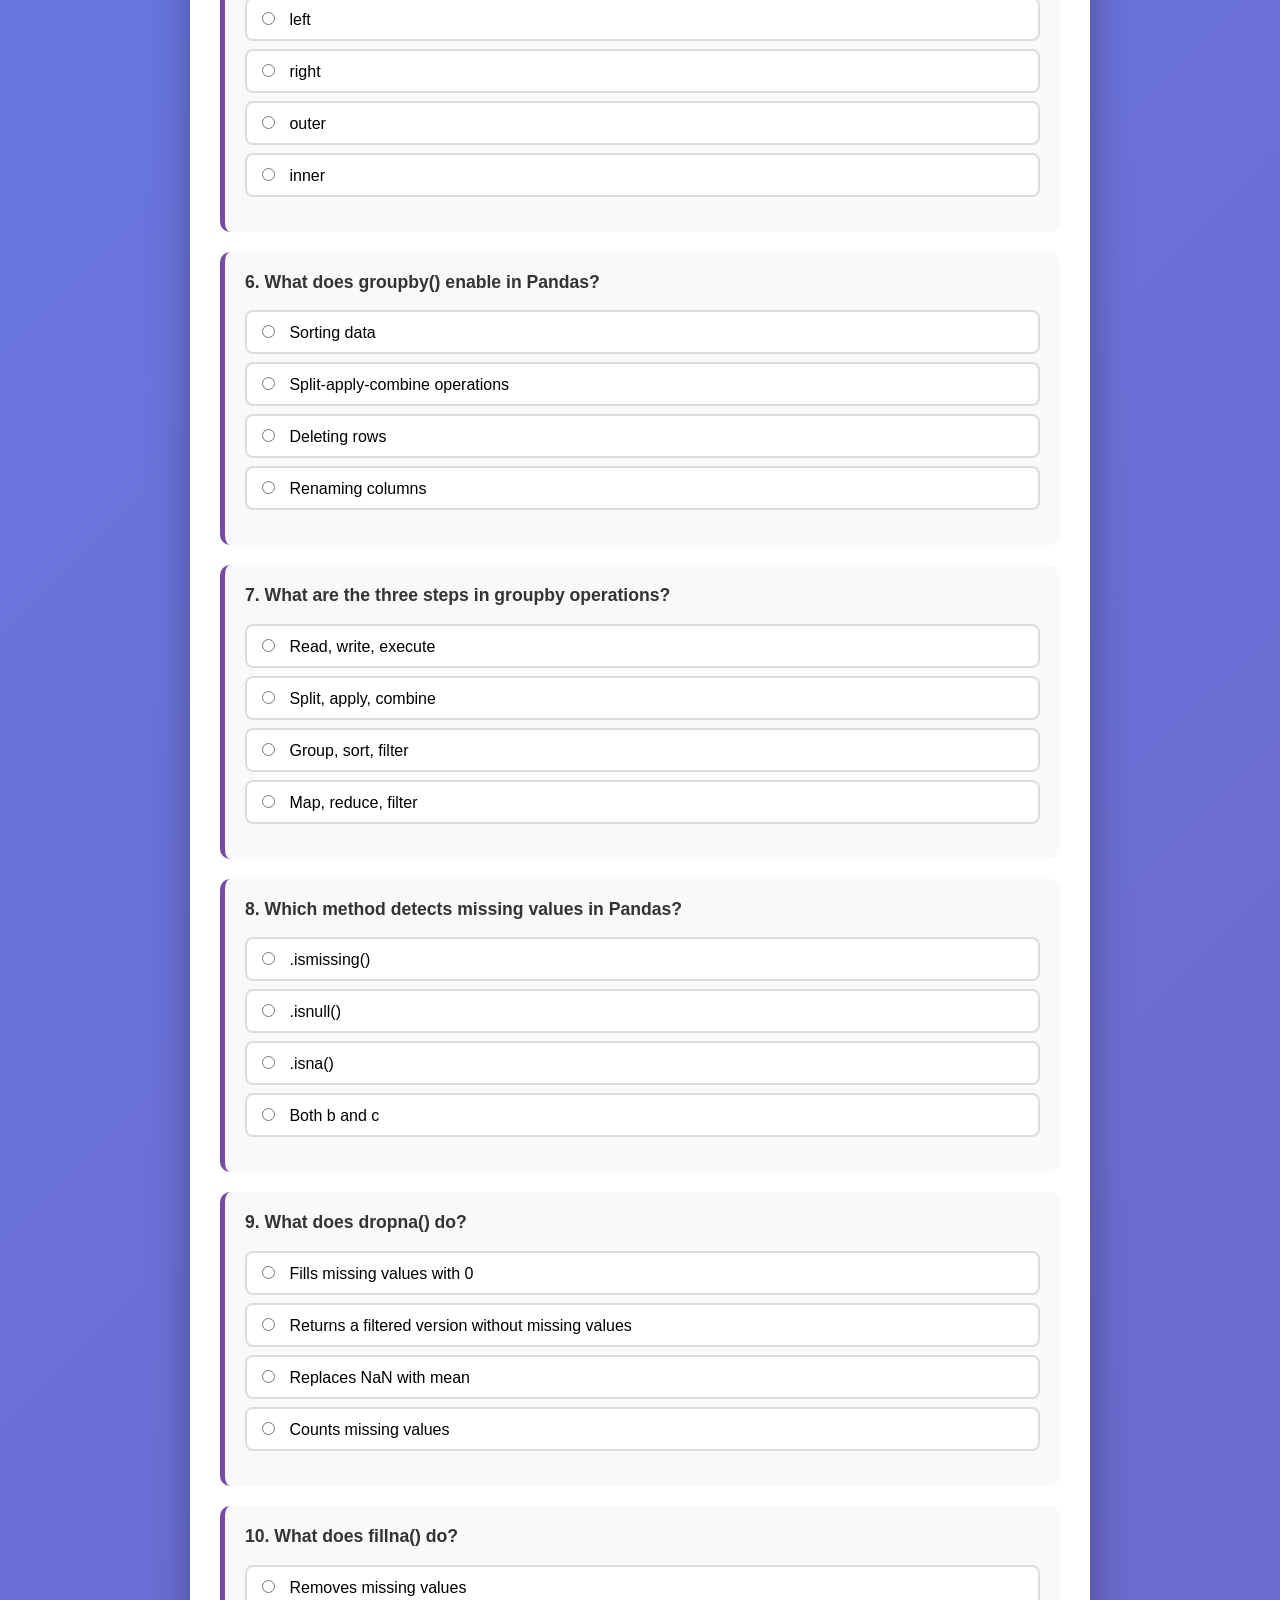
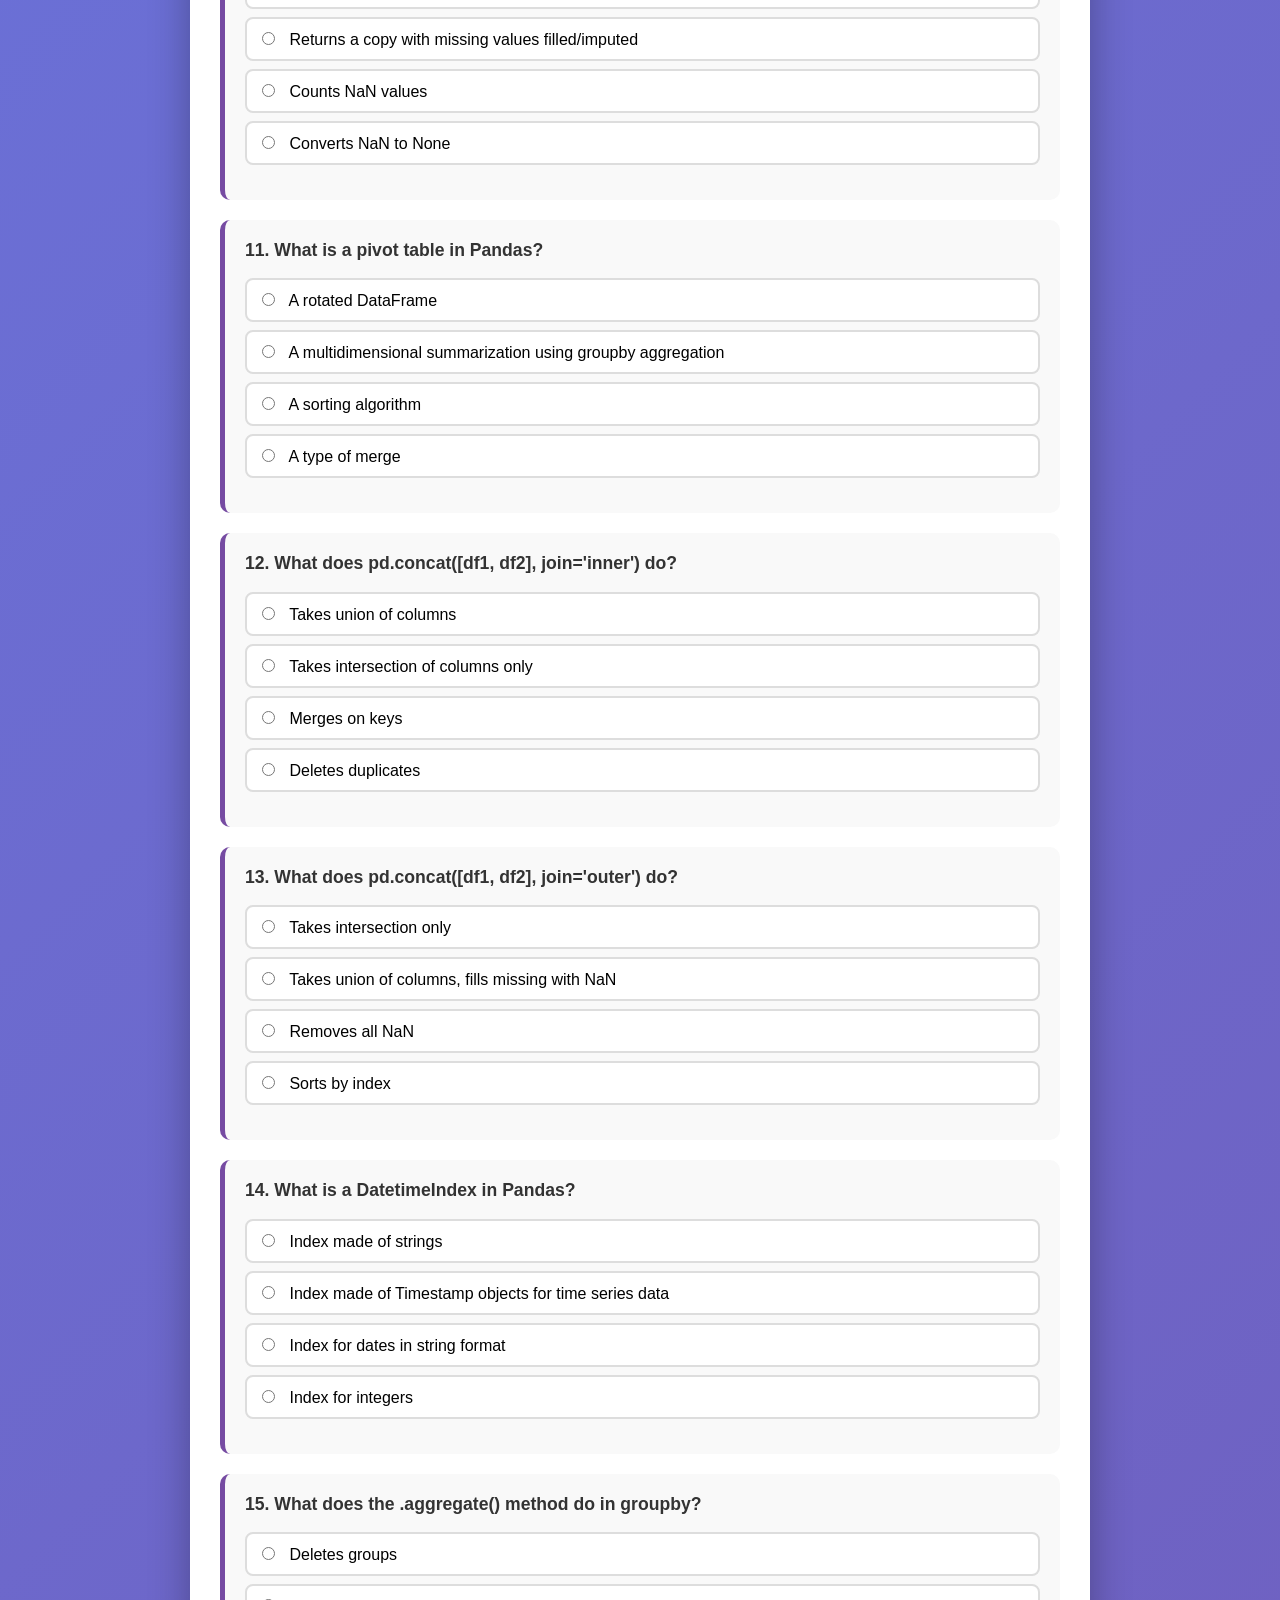
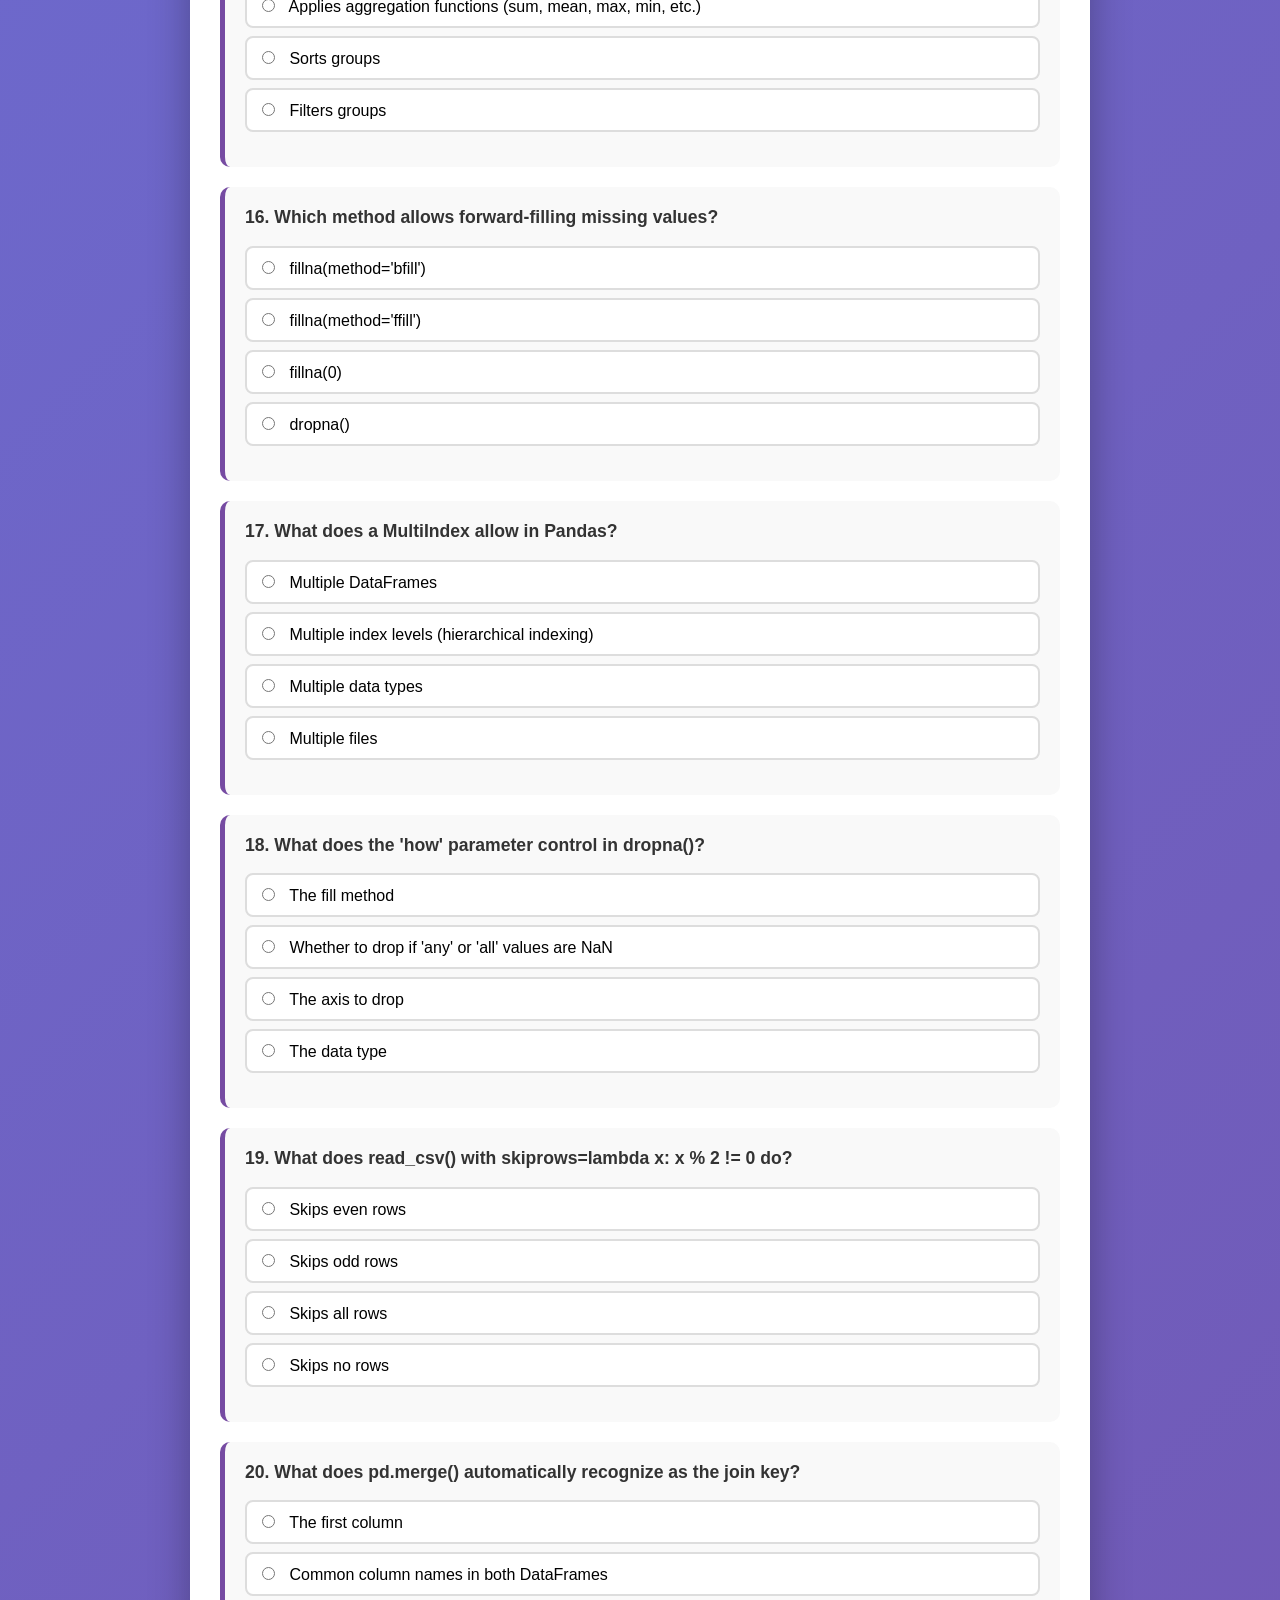
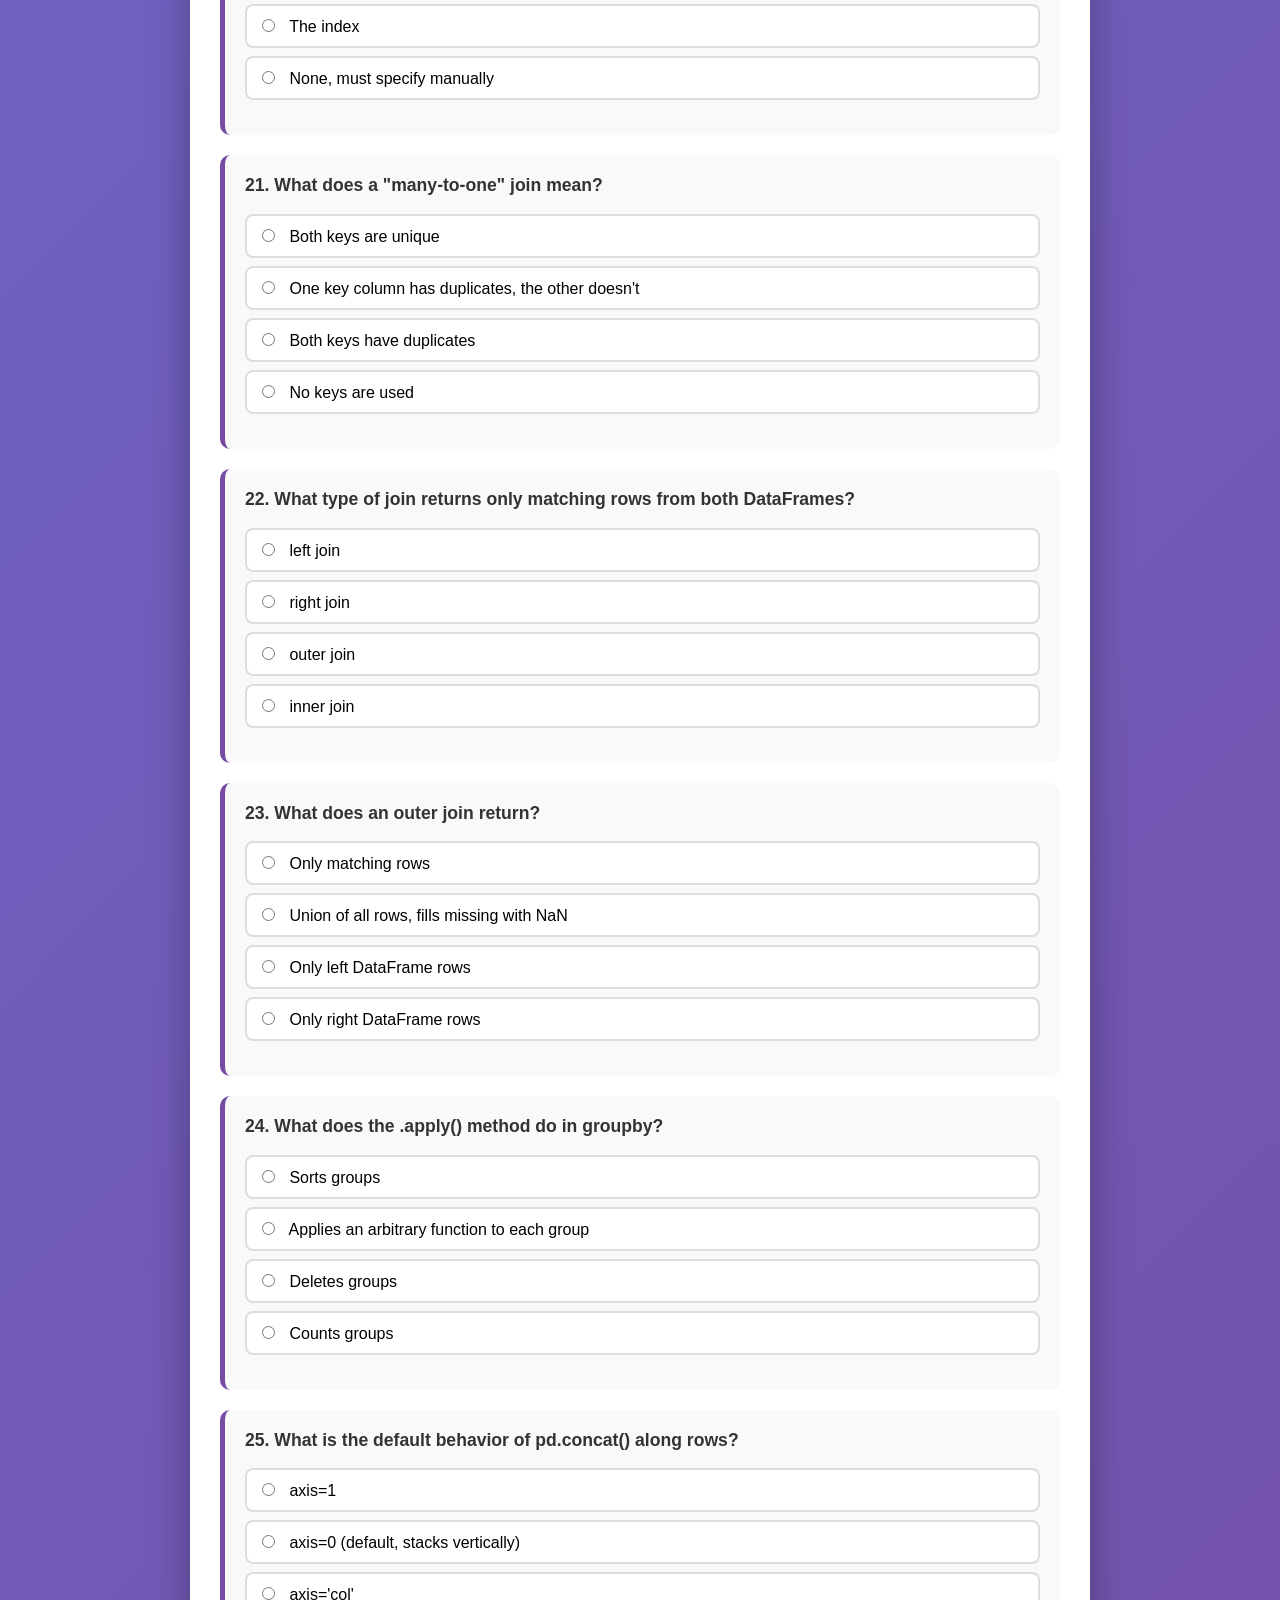
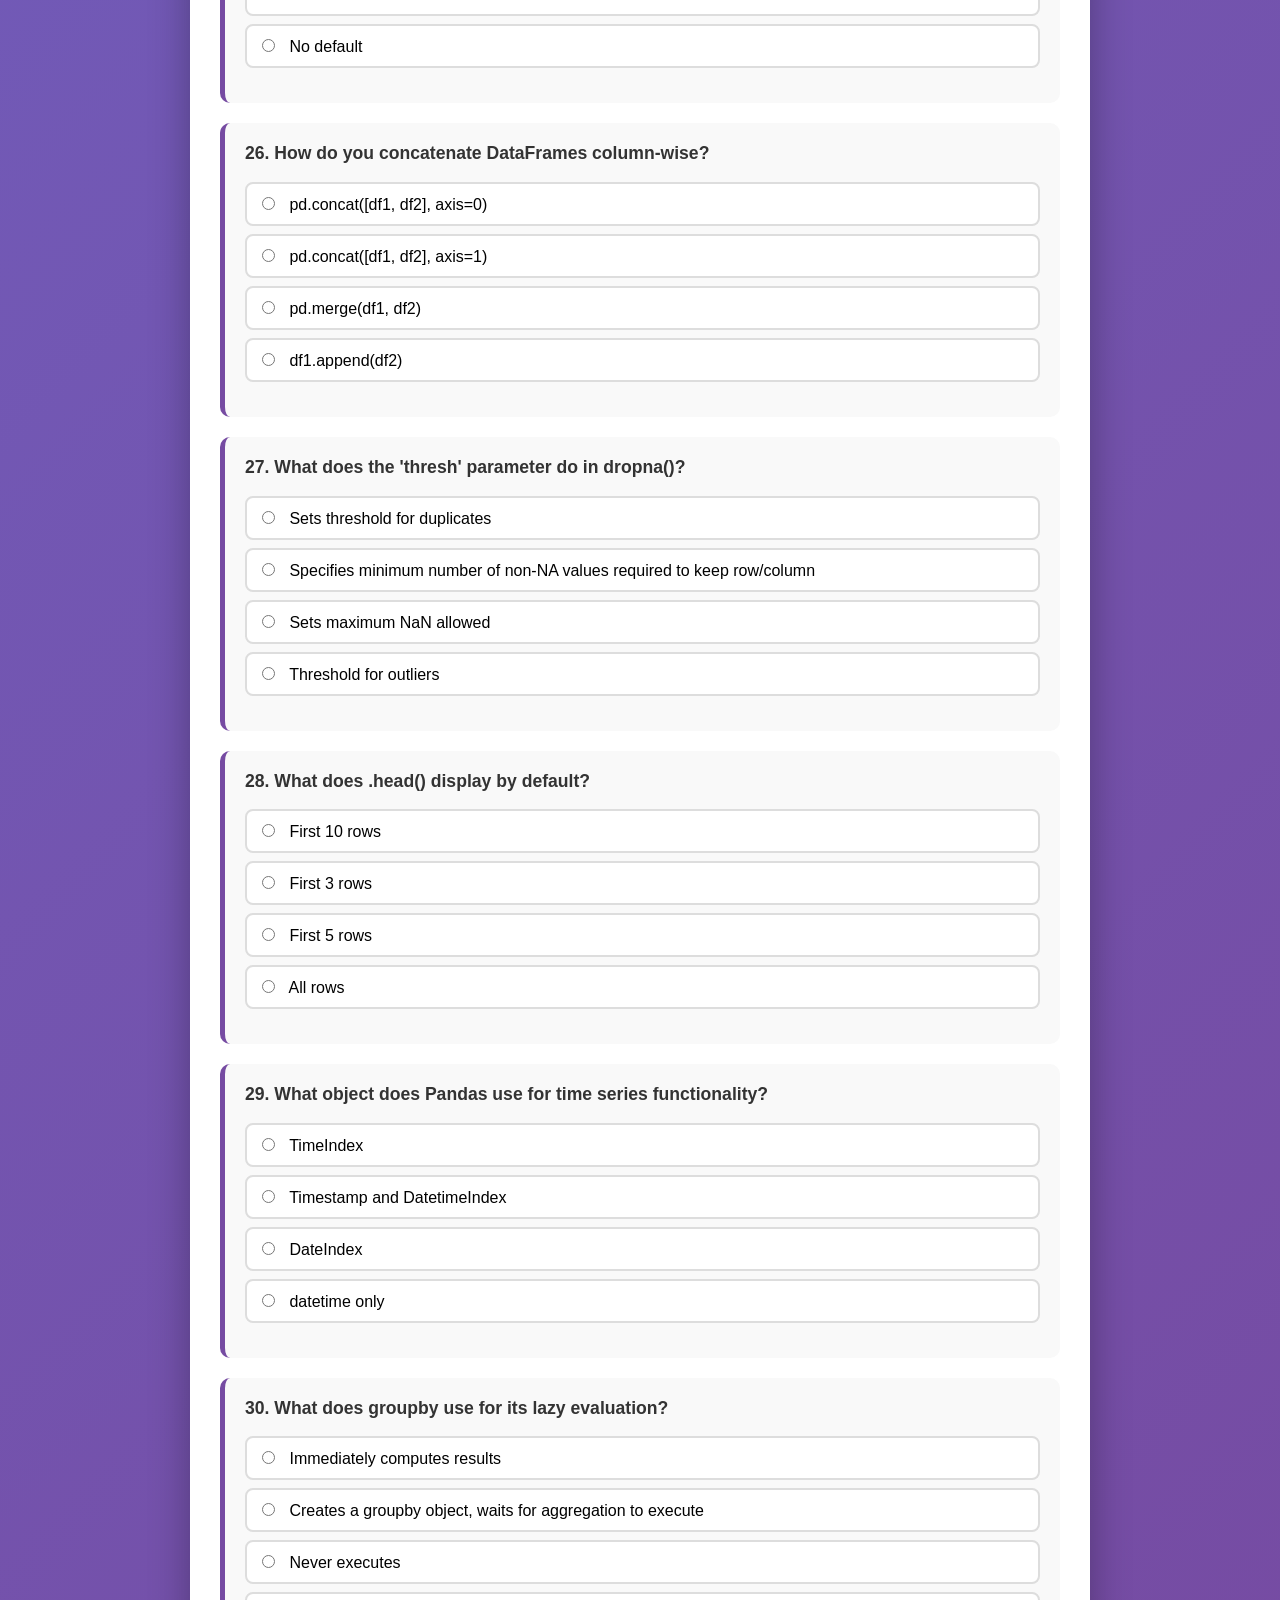
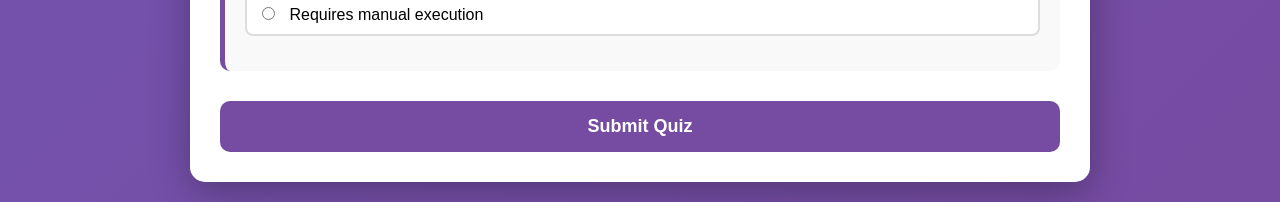
<file: html/pandas_quiz.html>
<!DOCTYPE html>
<html lang="en">
<head>
    <meta charset="UTF-8">
    <meta name="viewport" content="width=device-width, initial-scale=1.0">
    <title>Pandas Complete Quiz - Data Engineering</title>
    <style>
        body {
            font-family: 'Segoe UI', Tahoma, Geneva, Verdana, sans-serif;
            max-width: 900px;
            margin: 0 auto;
            padding: 20px;
            background: linear-gradient(135deg, #667eea 0%, #764ba2 100%);
            min-height: 100vh;
        }
        .container {
            background: white;
            padding: 30px;
            border-radius: 15px;
            box-shadow: 0 10px 40px rgba(0,0,0,0.3);
        }
        h1 {
            color: #764ba2;
            text-align: center;
            margin-bottom: 10px;
            font-size: 2.2em;
        }
        .subtitle {
            text-align: center;
            color: #666;
            margin-bottom: 30px;
            font-size: 1.1em;
        }
        .mode-toggle {
            text-align: center;
            margin-bottom: 30px;
            padding: 15px;
            background: #f0f0f0;
            border-radius: 10px;
        }
        .mode-toggle button {
            padding: 12px 30px;
            margin: 0 10px;
            font-size: 16px;
            cursor: pointer;
            border: 2px solid #764ba2;
            background: white;
            color: #764ba2;
            border-radius: 25px;
            transition: all 0.3s;
            font-weight: bold;
        }
        .mode-toggle button.active {
            background: #764ba2;
            color: white;
        }
        .mode-toggle button:hover {
            transform: translateY(-2px);
            box-shadow: 0 5px 15px rgba(118, 75, 162, 0.3);
        }
        .question {
            background: #f9f9f9;
            padding: 20px;
            margin-bottom: 20px;
            border-radius: 10px;
            border-left: 5px solid #764ba2;
        }
        .question h3 {
            color: #333;
            margin-top: 0;
            font-size: 1.1em;
        }
        .options {
            margin: 15px 0;
        }
        .options label {
            display: block;
            padding: 10px;
            margin: 8px 0;
            background: white;
            border: 2px solid #ddd;
            border-radius: 8px;
            cursor: pointer;
            transition: all 0.3s;
        }
        .options label:hover {
            background: #f0f0f0;
            border-color: #764ba2;
        }
        .options input[type="radio"] {
            margin-right: 10px;
        }
        .explanation {
            display: none;
            margin-top: 15px;
            padding: 15px;
            background: #e8f5e9;
            border-left: 4px solid #4caf50;
            border-radius: 5px;
        }
        .explanation.wrong {
            background: #ffebee;
            border-left-color: #f44336;
        }
        .submit-btn {
            display: block;
            width: 100%;
            padding: 15px;
            background: #764ba2;
            color: white;
            border: none;
            border-radius: 10px;
            font-size: 18px;
            font-weight: bold;
            cursor: pointer;
            margin-top: 30px;
            transition: all 0.3s;
        }
        .submit-btn:hover {
            background: #5e3a82;
            transform: translateY(-2px);
            box-shadow: 0 5px 20px rgba(118, 75, 162, 0.4);
        }
        .score {
            text-align: center;
            font-size: 24px;
            font-weight: bold;
            color: #764ba2;
            margin-top: 30px;
            padding: 20px;
            background: #f0f0f0;
            border-radius: 10px;
            display: none;
        }
        .hidden {
            display: none;
        }
    </style>
</head>
<body>
    <div class="container">
        <h1>🐼 Pandas Complete Quiz</h1>
        <div class="subtitle">Series, DataFrame, Merging, GroupBy, Pivot & Time Series</div>
        
        <div class="mode-toggle">
            <button id="easyBtn" class="active" onclick="showMode('easy')">📚 Easy Mode (30 Questions)</button>
            <button id="hardBtn" onclick="showMode('hard')">🔥 Hard Mode (20 Questions)</button>
        </div>

        <form id="quizForm">
            <!-- EASY MODE QUESTIONS (30) -->
            <div id="easyQuestions">
                
                <!-- Question 1 -->
                <div class="question">
                    <h3>1. What is the main difference between a Pandas Series and a DataFrame?</h3>
                    <div class="options">
                        <label><input type="radio" name="q1" value="a"> Series can only hold integers</label>
                        <label><input type="radio" name="q1" value="b"> Series is 1-dimensional, DataFrame is 2-dimensional</label>
                        <label><input type="radio" name="q1" value="c"> Series has no index</label>
                        <label><input type="radio" name="q1" value="d"> DataFrame is faster</label>
                    </div>
                    <div class="explanation" id="exp1"></div>
                </div>

                <!-- Question 2 -->
                <div class="question">
                    <h3>2. Which indexer uses label-based indexing?</h3>
                    <div class="options">
                        <label><input type="radio" name="q2" value="a"> .iloc</label>
                        <label><input type="radio" name="q2" value="b"> .loc</label>
                        <label><input type="radio" name="q2" value="c"> .ix</label>
                        <label><input type="radio" name="q2" value="d"> .at</label>
                    </div>
                    <div class="explanation" id="exp2"></div>
                </div>

                <!-- Question 3 -->
                <div class="question">
                    <h3>3. What function combines DataFrames row-wise?</h3>
                    <div class="options">
                        <label><input type="radio" name="q3" value="a"> pd.merge()</label>
                        <label><input type="radio" name="q3" value="b"> pd.join()</label>
                        <label><input type="radio" name="q3" value="c"> pd.concat()</label>
                        <label><input type="radio" name="q3" value="d"> pd.append()</label>
                    </div>
                    <div class="explanation" id="exp3"></div>
                </div>

                <!-- Question 4 -->
                <div class="question">
                    <h3>4. What does pd.merge() implement?</h3>
                    <div class="options">
                        <label><input type="radio" name="q4" value="a"> Array concatenation</label>
                        <label><input type="radio" name="q4" value="b"> Database-style joins (one-to-one, many-to-one, many-to-many)</label>
                        <label><input type="radio" name="q4" value="c"> String merging</label>
                        <label><input type="radio" name="q4" value="d"> Column deletion</label>
                    </div>
                    <div class="explanation" id="exp4"></div>
                </div>

                <!-- Question 5 -->
                <div class="question">
                    <h3>5. What is the default join type in pd.merge()?</h3>
                    <div class="options">
                        <label><input type="radio" name="q5" value="a"> left</label>
                        <label><input type="radio" name="q5" value="b"> right</label>
                        <label><input type="radio" name="q5" value="c"> outer</label>
                        <label><input type="radio" name="q5" value="d"> inner</label>
                    </div>
                    <div class="explanation" id="exp5"></div>
                </div>

                <!-- Question 6 -->
                <div class="question">
                    <h3>6. What does groupby() enable in Pandas?</h3>
                    <div class="options">
                        <label><input type="radio" name="q6" value="a"> Sorting data</label>
                        <label><input type="radio" name="q6" value="b"> Split-apply-combine operations</label>
                        <label><input type="radio" name="q6" value="c"> Deleting rows</label>
                        <label><input type="radio" name="q6" value="d"> Renaming columns</label>
                    </div>
                    <div class="explanation" id="exp6"></div>
                </div>

                <!-- Question 7 -->
                <div class="question">
                    <h3>7. What are the three steps in groupby operations?</h3>
                    <div class="options">
                        <label><input type="radio" name="q7" value="a"> Read, write, execute</label>
                        <label><input type="radio" name="q7" value="b"> Split, apply, combine</label>
                        <label><input type="radio" name="q7" value="c"> Group, sort, filter</label>
                        <label><input type="radio" name="q7" value="d"> Map, reduce, filter</label>
                    </div>
                    <div class="explanation" id="exp7"></div>
                </div>

                <!-- Question 8 -->
                <div class="question">
                    <h3>8. Which method detects missing values in Pandas?</h3>
                    <div class="options">
                        <label><input type="radio" name="q8" value="a"> .ismissing()</label>
                        <label><input type="radio" name="q8" value="b"> .isnull()</label>
                        <label><input type="radio" name="q8" value="c"> .isna()</label>
                        <label><input type="radio" name="q8" value="d"> Both b and c</label>
                    </div>
                    <div class="explanation" id="exp8"></div>
                </div>

                <!-- Question 9 -->
                <div class="question">
                    <h3>9. What does dropna() do?</h3>
                    <div class="options">
                        <label><input type="radio" name="q9" value="a"> Fills missing values with 0</label>
                        <label><input type="radio" name="q9" value="b"> Returns a filtered version without missing values</label>
                        <label><input type="radio" name="q9" value="c"> Replaces NaN with mean</label>
                        <label><input type="radio" name="q9" value="d"> Counts missing values</label>
                    </div>
                    <div class="explanation" id="exp9"></div>
                </div>

                <!-- Question 10 -->
                <div class="question">
                    <h3>10. What does fillna() do?</h3>
                    <div class="options">
                        <label><input type="radio" name="q10" value="a"> Removes missing values</label>
                        <label><input type="radio" name="q10" value="b"> Returns a copy with missing values filled/imputed</label>
                        <label><input type="radio" name="q10" value="c"> Counts NaN values</label>
                        <label><input type="radio" name="q10" value="d"> Converts NaN to None</label>
                    </div>
                    <div class="explanation" id="exp10"></div>
                </div>

                <!-- Question 11 -->
                <div class="question">
                    <h3>11. What is a pivot table in Pandas?</h3>
                    <div class="options">
                        <label><input type="radio" name="q11" value="a"> A rotated DataFrame</label>
                        <label><input type="radio" name="q11" value="b"> A multidimensional summarization using groupby aggregation</label>
                        <label><input type="radio" name="q11" value="c"> A sorting algorithm</label>
                        <label><input type="radio" name="q11" value="d"> A type of merge</label>
                    </div>
                    <div class="explanation" id="exp11"></div>
                </div>

                <!-- Question 12 -->
                <div class="question">
                    <h3>12. What does pd.concat([df1, df2], join='inner') do?</h3>
                    <div class="options">
                        <label><input type="radio" name="q12" value="a"> Takes union of columns</label>
                        <label><input type="radio" name="q12" value="b"> Takes intersection of columns only</label>
                        <label><input type="radio" name="q12" value="c"> Merges on keys</label>
                        <label><input type="radio" name="q12" value="d"> Deletes duplicates</label>
                    </div>
                    <div class="explanation" id="exp12"></div>
                </div>

                <!-- Question 13 -->
                <div class="question">
                    <h3>13. What does pd.concat([df1, df2], join='outer') do?</h3>
                    <div class="options">
                        <label><input type="radio" name="q13" value="a"> Takes intersection only</label>
                        <label><input type="radio" name="q13" value="b"> Takes union of columns, fills missing with NaN</label>
                        <label><input type="radio" name="q13" value="c"> Removes all NaN</label>
                        <label><input type="radio" name="q13" value="d"> Sorts by index</label>
                    </div>
                    <div class="explanation" id="exp13"></div>
                </div>

                <!-- Question 14 -->
                <div class="question">
                    <h3>14. What is a DatetimeIndex in Pandas?</h3>
                    <div class="options">
                        <label><input type="radio" name="q14" value="a"> Index made of strings</label>
                        <label><input type="radio" name="q14" value="b"> Index made of Timestamp objects for time series data</label>
                        <label><input type="radio" name="q14" value="c"> Index for dates in string format</label>
                        <label><input type="radio" name="q14" value="d"> Index for integers</label>
                    </div>
                    <div class="explanation" id="exp14"></div>
                </div>

                <!-- Question 15 -->
                <div class="question">
                    <h3>15. What does the .aggregate() method do in groupby?</h3>
                    <div class="options">
                        <label><input type="radio" name="q15" value="a"> Deletes groups</label>
                        <label><input type="radio" name="q15" value="b"> Applies aggregation functions (sum, mean, max, min, etc.)</label>
                        <label><input type="radio" name="q15" value="c"> Sorts groups</label>
                        <label><input type="radio" name="q15" value="d"> Filters groups</label>
                    </div>
                    <div class="explanation" id="exp15"></div>
                </div>

                <!-- Question 16 -->
                <div class="question">
                    <h3>16. Which method allows forward-filling missing values?</h3>
                    <div class="options">
                        <label><input type="radio" name="q16" value="a"> fillna(method='bfill')</label>
                        <label><input type="radio" name="q16" value="b"> fillna(method='ffill')</label>
                        <label><input type="radio" name="q16" value="c"> fillna(0)</label>
                        <label><input type="radio" name="q16" value="d"> dropna()</label>
                    </div>
                    <div class="explanation" id="exp16"></div>
                </div>

                <!-- Question 17 -->
                <div class="question">
                    <h3>17. What does a MultiIndex allow in Pandas?</h3>
                    <div class="options">
                        <label><input type="radio" name="q17" value="a"> Multiple DataFrames</label>
                        <label><input type="radio" name="q17" value="b"> Multiple index levels (hierarchical indexing)</label>
                        <label><input type="radio" name="q17" value="c"> Multiple data types</label>
                        <label><input type="radio" name="q17" value="d"> Multiple files</label>
                    </div>
                    <div class="explanation" id="exp17"></div>
                </div>

                <!-- Question 18 -->
                <div class="question">
                    <h3>18. What does the 'how' parameter control in dropna()?</h3>
                    <div class="options">
                        <label><input type="radio" name="q18" value="a"> The fill method</label>
                        <label><input type="radio" name="q18" value="b"> Whether to drop if 'any' or 'all' values are NaN</label>
                        <label><input type="radio" name="q18" value="c"> The axis to drop</label>
                        <label><input type="radio" name="q18" value="d"> The data type</label>
                    </div>
                    <div class="explanation" id="exp18"></div>
                </div>

                <!-- Question 19 -->
                <div class="question">
                    <h3>19. What does read_csv() with skiprows=lambda x: x % 2 != 0 do?</h3>
                    <div class="options">
                        <label><input type="radio" name="q19" value="a"> Skips even rows</label>
                        <label><input type="radio" name="q19" value="b"> Skips odd rows</label>
                        <label><input type="radio" name="q19" value="c"> Skips all rows</label>
                        <label><input type="radio" name="q19" value="d"> Skips no rows</label>
                    </div>
                    <div class="explanation" id="exp19"></div>
                </div>

                <!-- Question 20 -->
                <div class="question">
                    <h3>20. What does pd.merge() automatically recognize as the join key?</h3>
                    <div class="options">
                        <label><input type="radio" name="q20" value="a"> The first column</label>
                        <label><input type="radio" name="q20" value="b"> Common column names in both DataFrames</label>
                        <label><input type="radio" name="q20" value="c"> The index</label>
                        <label><input type="radio" name="q20" value="d"> None, must specify manually</label>
                    </div>
                    <div class="explanation" id="exp20"></div>
                </div>

                <!-- Question 21 -->
                <div class="question">
                    <h3>21. What does a "many-to-one" join mean?</h3>
                    <div class="options">
                        <label><input type="radio" name="q21" value="a"> Both keys are unique</label>
                        <label><input type="radio" name="q21" value="b"> One key column has duplicates, the other doesn't</label>
                        <label><input type="radio" name="q21" value="c"> Both keys have duplicates</label>
                        <label><input type="radio" name="q21" value="d"> No keys are used</label>
                    </div>
                    <div class="explanation" id="exp21"></div>
                </div>

                <!-- Question 22 -->
                <div class="question">
                    <h3>22. What type of join returns only matching rows from both DataFrames?</h3>
                    <div class="options">
                        <label><input type="radio" name="q22" value="a"> left join</label>
                        <label><input type="radio" name="q22" value="b"> right join</label>
                        <label><input type="radio" name="q22" value="c"> outer join</label>
                        <label><input type="radio" name="q22" value="d"> inner join</label>
                    </div>
                    <div class="explanation" id="exp22"></div>
                </div>

                <!-- Question 23 -->
                <div class="question">
                    <h3>23. What does an outer join return?</h3>
                    <div class="options">
                        <label><input type="radio" name="q23" value="a"> Only matching rows</label>
                        <label><input type="radio" name="q23" value="b"> Union of all rows, fills missing with NaN</label>
                        <label><input type="radio" name="q23" value="c"> Only left DataFrame rows</label>
                        <label><input type="radio" name="q23" value="d"> Only right DataFrame rows</label>
                    </div>
                    <div class="explanation" id="exp23"></div>
                </div>

                <!-- Question 24 -->
                <div class="question">
                    <h3>24. What does the .apply() method do in groupby?</h3>
                    <div class="options">
                        <label><input type="radio" name="q24" value="a"> Sorts groups</label>
                        <label><input type="radio" name="q24" value="b"> Applies an arbitrary function to each group</label>
                        <label><input type="radio" name="q24" value="c"> Deletes groups</label>
                        <label><input type="radio" name="q24" value="d"> Counts groups</label>
                    </div>
                    <div class="explanation" id="exp24"></div>
                </div>

                <!-- Question 25 -->
                <div class="question">
                    <h3>25. What is the default behavior of pd.concat() along rows?</h3>
                    <div class="options">
                        <label><input type="radio" name="q25" value="a"> axis=1</label>
                        <label><input type="radio" name="q25" value="b"> axis=0 (default, stacks vertically)</label>
                        <label><input type="radio" name="q25" value="c"> axis='col'</label>
                        <label><input type="radio" name="q25" value="d"> No default</label>
                    </div>
                    <div class="explanation" id="exp25"></div>
                </div>

                <!-- Question 26 -->
                <div class="question">
                    <h3>26. How do you concatenate DataFrames column-wise?</h3>
                    <div class="options">
                        <label><input type="radio" name="q26" value="a"> pd.concat([df1, df2], axis=0)</label>
                        <label><input type="radio" name="q26" value="b"> pd.concat([df1, df2], axis=1)</label>
                        <label><input type="radio" name="q26" value="c"> pd.merge(df1, df2)</label>
                        <label><input type="radio" name="q26" value="d"> df1.append(df2)</label>
                    </div>
                    <div class="explanation" id="exp26"></div>
                </div>

                <!-- Question 27 -->
                <div class="question">
                    <h3>27. What does the 'thresh' parameter do in dropna()?</h3>
                    <div class="options">
                        <label><input type="radio" name="q27" value="a"> Sets threshold for duplicates</label>
                        <label><input type="radio" name="q27" value="b"> Specifies minimum number of non-NA values required to keep row/column</label>
                        <label><input type="radio" name="q27" value="c"> Sets maximum NaN allowed</label>
                        <label><input type="radio" name="q27" value="d"> Threshold for outliers</label>
                    </div>
                    <div class="explanation" id="exp27"></div>
                </div>

                <!-- Question 28 -->
                <div class="question">
                    <h3>28. What does .head() display by default?</h3>
                    <div class="options">
                        <label><input type="radio" name="q28" value="a"> First 10 rows</label>
                        <label><input type="radio" name="q28" value="b"> First 3 rows</label>
                        <label><input type="radio" name="q28" value="c"> First 5 rows</label>
                        <label><input type="radio" name="q28" value="d"> All rows</label>
                    </div>
                    <div class="explanation" id="exp28"></div>
                </div>

                <!-- Question 29 -->
                <div class="question">
                    <h3>29. What object does Pandas use for time series functionality?</h3>
                    <div class="options">
                        <label><input type="radio" name="q29" value="a"> TimeIndex</label>
                        <label><input type="radio" name="q29" value="b"> Timestamp and DatetimeIndex</label>
                        <label><input type="radio" name="q29" value="c"> DateIndex</label>
                        <label><input type="radio" name="q29" value="d"> datetime only</label>
                    </div>
                    <div class="explanation" id="exp29"></div>
                </div>

                <!-- Question 30 -->
                <div class="question">
                    <h3>30. What does groupby use for its lazy evaluation?</h3>
                    <div class="options">
                        <label><input type="radio" name="q30" value="a"> Immediately computes results</label>
                        <label><input type="radio" name="q30" value="b"> Creates a groupby object, waits for aggregation to execute</label>
                        <label><input type="radio" name="q30" value="c"> Never executes</label>
                        <label><input type="radio" name="q30" value="d"> Requires manual execution</label>
                    </div>
                    <div class="explanation" id="exp30"></div>
                </div>

            </div>

            <!-- HARD MODE QUESTIONS (20) -->
            <div id="hardQuestions" class="hidden">
                
                <!-- Hard Question 1 -->
                <div class="question">
                    <h3>1. What's the key difference between data.loc[1:3] and data.iloc[1:3]?</h3>
                    <div class="options">
                        <label><input type="radio" name="h1" value="a"> They are identical</label>
                        <label><input type="radio" name="h1" value="b"> loc includes endpoint (1:3 is 1,2,3), iloc excludes endpoint (1:3 is 1,2)</label>
                        <label><input type="radio" name="h1" value="c"> loc is faster</label>
                        <label><input type="radio" name="h1" value="d"> iloc includes endpoint</label>
                    </div>
                    <div class="explanation" id="exph1"></div>
                </div>

                <!-- Hard Question 2 -->
                <div class="question">
                    <h3>2. What happens with df.append(df2)?</h3>
                    <div class="options">
                        <label><input type="radio" name="h2" value="a"> Modifies df in-place</label>
                        <label><input type="radio" name="h2" value="b"> Creates a new object (not efficient), doesn't modify df in-place</label>
                        <label><input type="radio" name="h2" value="c"> Deletes df2</label>
                        <label><input type="radio" name="h2" value="d"> Merges on index</label>
                    </div>
                    <div class="explanation" id="exph2"></div>
                </div>

                <!-- Hard Question 3 -->
                <div class="question">
                    <h3>3. Why is .ix deprecated?</h3>
                    <div class="options">
                        <label><input type="radio" name="h3" value="a"> Too slow</label>
                        <label><input type="radio" name="h3" value="b"> Ambiguous behavior mixing loc and iloc</label>
                        <label><input type="radio" name="h3" value="c"> Didn't support DataFrames</label>
                        <label><input type="radio" name="h3" value="d"> Memory leaks</label>
                    </div>
                    <div class="explanation" id="exph3"></div>
                </div>

                <!-- Hard Question 4 -->
                <div class="question">
                    <h3>4. What does pd.merge() preserve in a many-to-one join?</h3>
                    <div class="options">
                        <label><input type="radio" name="h4" value="a"> Only unique entries</label>
                        <label><input type="radio" name="h4" value="b"> Duplicate entries from the "many" side</label>
                        <label><input type="radio" name="h4" value="c"> No duplicates</label>
                        <label><input type="radio" name="h4" value="d"> Random selection</label>
                    </div>
                    <div class="explanation" id="exph4"></div>
                </div>

                <!-- Hard Question 5 -->
                <div class="question">
                    <h3>5. What does pd.merge(df1, df3, left_on="employee", right_on="name") do?</h3>
                    <div class="options">
                        <label><input type="radio" name="h5" value="a"> Fails because column names don't match</label>
                        <label><input type="radio" name="h5" value="b"> Joins df1's "employee" column with df3's "name" column</label>
                        <label><input type="radio" name="h5" value="c"> Creates two index columns</label>
                        <label><input type="radio" name="h5" value="d"> Deletes both columns</label>
                    </div>
                    <div class="explanation" id="exph5"></div>
                </div>

                <!-- Hard Question 6 -->
                <div class="question">
                    <h3>6. What does a left join return?</h3>
                    <div class="options">
                        <label><input type="radio" name="h6" value="a"> Only matching rows</label>
                        <label><input type="radio" name="h6" value="b"> All rows from left DataFrame, matched rows from right (fills NaN for non-matches)</label>
                        <label><input type="radio" name="h6" value="c"> All rows from right DataFrame</label>
                        <label><input type="radio" name="h6" value="d"> Union of both</label>
                    </div>
                    <div class="explanation" id="exph6"></div>
                </div>

                <!-- Hard Question 7 -->
                <div class="question">
                    <h3>7. What does df[['A']] return vs df['A']?</h3>
                    <div class="options">
                        <label><input type="radio" name="h7" value="a"> Both return Series</label>
                        <label><input type="radio" name="h7" value="b"> df[['A']] returns DataFrame, df['A'] returns Series</label>
                        <label><input type="radio" name="h7" value="c"> Both return DataFrame</label>
                        <label><input type="radio" name="h7" value="d"> They're identical</label>
                    </div>
                    <div class="explanation" id="exph7"></div>
                </div>

                <!-- Hard Question 8 -->
                <div class="question">
                    <h3>8. What does automatic data alignment mean?</h3>
                    <div class="options">
                        <label><input type="radio" name="h8" value="a"> Automatic sorting</label>
                        <label><input type="radio" name="h8" value="b"> Operations align by index labels, inserting NaN for missing labels</label>
                        <label><input type="radio" name="h8" value="c"> Text alignment</label>
                        <label><input type="radio" name="h8" value="d"> Column renaming</label>
                    </div>
                    <div class="explanation" id="exph8"></div>
                </div>

                <!-- Hard Question 9 -->
                <div class="question">
                    <h3>9. What happens when you create a Series from a dictionary?</h3>
                    <div class="options">
                        <label><input type="radio" name="h9" value="a"> Index is 0,1,2...</label>
                        <label><input type="radio" name="h9" value="b"> Dictionary keys become the Series index</label>
                        <label><input type="radio" name="h9" value="c"> Dictionary values become index</label>
                        <label><input type="radio" name="h9" value="d"> Random index</label>
                    </div>
                    <div class="explanation" id="exph9"></div>
                </div>

                <!-- Hard Question 10 -->
                <div class="question">
                    <h3>10. What does groupby().aggregate([min, np.median, max]) return?</h3>
                    <div class="options">
                        <label><input type="radio" name="h10" value="a"> Three separate DataFrames</label>
                        <label><input type="radio" name="h10" value="b"> DataFrame with hierarchical columns showing min, median, max for each group</label>
                        <label><input type="radio" name="h10" value="c"> Single value</label>
                        <label><input type="radio" name="h10" value="d"> Error</label>
                    </div>
                    <div class="explanation" id="exph10"></div>
                </div>

                <!-- Hard Question 11 -->
                <div class="question">
                    <h3>11. What is a pivot table conceptually?</h3>
                    <div class="options">
                        <label><input type="radio" name="h11" value="a"> A sorted table</label>
                        <label><input type="radio" name="h11" value="b"> A multidimensional version of GroupBy aggregation</label>
                        <label><input type="radio" name="h11" value="c"> A transposed DataFrame</label>
                        <label><input type="radio" name="h11" value="d"> A filtered table</label>
                    </div>
                    <div class="explanation" id="exph11"></div>
                </div>

                <!-- Hard Question 12 -->
                <div class="question">
                    <h3>12. What does fillna(method='ffill') do?</h3>
                    <div class="options">
                        <label><input type="radio" name="h12" value="a"> Fills with 0</label>
                        <label><input type="radio" name="h12" value="b"> Forward fills (propagates last valid value forward)</label>
                        <label><input type="radio" name="h12" value="c"> Backward fills</label>
                        <label><input type="radio" name="h12" value="d"> Fills with mean</label>
                    </div>
                    <div class="explanation" id="exph12"></div>
                </div>

                <!-- Hard Question 13 -->
                <div class="question">
                    <h3>13. What does pd.MultiIndex.from_arrays() create?</h3>
                    <div class="options">
                        <label><input type="radio" name="h13" value="a"> Multiple DataFrames</label>
                        <label><input type="radio" name="h13" value="b"> Hierarchical index from arrays of index values</label>
                        <label><input type="radio" name="h13" value="c"> A single level index</label>
                        <label><input type="radio" name="h13" value="d"> An array</label>
                    </div>
                    <div class="explanation" id="exph13"></div>
                </div>

                <!-- Hard Question 14 -->
                <div class="question">
                    <h3>14. What does dropna(axis='columns', how='all') do?</h3>
                    <div class="options">
                        <label><input type="radio" name="h14" value="a"> Drops all columns</label>
                        <label><input type="radio" name="h14" value="b"> Drops columns where ALL values are NaN</label>
                        <label><input type="radio" name="h14" value="c"> Drops rows with any NaN</label>
                        <label><input type="radio" name="h14" value="d"> Fills NaN</label>
                    </div>
                    <div class="explanation" id="exph14"></div>
                </div>

                <!-- Hard Question 15 -->
                <div class="question">
                    <h3>15. What is the underlying data structure of a Pandas Series?</h3>
                    <div class="options">
                        <label><input type="radio" name="h15" value="a"> Python list</label>
                        <label><input type="radio" name="h15" value="b"> NumPy ndarray</label>
                        <label><input type="radio" name="h15" value="c"> Python dict</label>
                        <label><input type="radio" name="h15" value="d"> Linked list</label>
                    </div>
                    <div class="explanation" id="exph15"></div>
                </div>

                <!-- Hard Question 16 -->
                <div class="question">
                    <h3>16. What is RangeIndex in Pandas?</h3>
                    <div class="options">
                        <label><input type="radio" name="h16" value="a"> Index from A-Z</label>
                        <label><input type="radio" name="h16" value="b"> Memory-efficient integer index (like Python's range)</label>
                        <label><input type="radio" name="h16" value="c"> Date range index</label>
                        <label><input type="radio" name="h16" value="d"> Float index</label>
                    </div>
                    <div class="explanation" id="exph16"></div>
                </div>

                <!-- Hard Question 17 -->
                <div class="question">
                    <h3>17. What does Pandas' Timestamp combine?</h3>
                    <div class="options">
                        <label><input type="radio" name="h17" value="a"> Only Python datetime</label>
                        <label><input type="radio" name="h17" value="b"> Ease of datetime/dateutil with efficient storage of numpy.datetime64</label>
                        <label><input type="radio" name="h17" value="c"> Only NumPy datetime64</label>
                        <label><input type="radio" name="h17" value="d"> String dates only</label>
                    </div>
                    <div class="explanation" id="exph17"></div>
                </div>

                <!-- Hard Question 18 -->
                <div class="question">
                    <h3>18. What does pd.concat([df5, df6], join_axes=[df5.columns]) do?</h3>
                    <div class="options">
                        <label><input type="radio" name="h18" value="a"> Joins using all columns</label>
                        <label><input type="radio" name="h18" value="b"> Joins only using columns specified in join_axes (df5's columns)</label>
                        <label><input type="radio" name="h18" value="c"> Deletes extra columns</label>
                        <label><input type="radio" name="h18" value="d"> Creates error</label>
                    </div>
                    <div class="explanation" id="exph18"></div>
                </div>

                <!-- Hard Question 19 -->
                <div class="question">
                    <h3>19. Why can attribute-style access (df.Column) fail?</h3>
                    <div class="options">
                        <label><input type="radio" name="h19" value="a"> Never fails</label>
                        <label><input type="radio" name="h19" value="b"> Column has spaces, starts with number, or conflicts with DataFrame methods</label>
                        <label><input type="radio" name="h19" value="c"> Too many rows</label>
                        <label><input type="radio" name="h19" value="d"> Contains NaN</label>
                    </div>
                    <div class="explanation" id="exph19"></div>
                </div>

                <!-- Hard Question 20 -->
                <div class="question">
                    <h3>20. Why can inserting/deleting DataFrame columns be done "dictionary-like"?</h3>
                    <div class="options">
                        <label><input type="radio" name="h20" value="a"> DataFrames are dictionaries</label>
                        <label><input type="radio" name="h20" value="b"> Use df['new_col'] = values to add, del df['col'] to remove</label>
                        <label><input type="radio" name="h20" value="c"> It's just a metaphor</label>
                        <label><input type="radio" name="h20" value="d"> Only for Series</label>
                    </div>
                    <div class="explanation" id="exph20"></div>
                </div>

            </div>

            <button type="button" class="submit-btn" onclick="gradeQuiz()">Submit Quiz</button>
        </form>

        <div class="score" id="score"></div>
    </div>

    <script>
        const easyAnswers = {
            q1: 'b', q2: 'b', q3: 'c', q4: 'b', q5: 'd',
            q6: 'b', q7: 'b', q8: 'd', q9: 'b', q10: 'b',
            q11: 'b', q12: 'b', q13: 'b', q14: 'b', q15: 'b',
            q16: 'b', q17: 'b', q18: 'b', q19: 'b', q20: 'b',
            q21: 'b', q22: 'd', q23: 'b', q24: 'b', q25: 'b',
            q26: 'b', q27: 'b', q28: 'c', q29: 'b', q30: 'b'
        };

        const hardAnswers = {
            h1: 'b', h2: 'b', h3: 'b', h4: 'b', h5: 'b',
            h6: 'b', h7: 'b', h8: 'b', h9: 'b', h10: 'b',
            h11: 'b', h12: 'b', h13: 'b', h14: 'b', h15: 'b',
            h16: 'b', h17: 'b', h18: 'b', h19: 'b', h20: 'b'
        };

        const easyExplanations = {
            q1: "✅ Correct! Series is 1D, DataFrame is 2D with columns of potentially different types.",
            q2: "✅ Correct! .loc uses label-based indexing with explicit index values.",
            q3: "✅ Correct! pd.concat() combines DataFrames along rows (axis=0) or columns (axis=1).",
            q4: "✅ Correct! pd.merge() implements SQL-style joins: one-to-one, many-to-one, and many-to-many.",
            q5: "✅ Correct! Default is inner join (intersection of keys).",
            q6: "✅ Correct! GroupBy enables split-apply-combine operations for data aggregation.",
            q7: "✅ Correct! Split data into groups, apply function, combine results.",
            q8: "✅ Correct! Both .isnull() and .isna() detect missing values (they're aliases).",
            q9: "✅ Correct! dropna() returns filtered data without NaN values.",
            q10: "✅ Correct! fillna() returns data with missing values filled with specified value/method.",
            q11: "✅ Correct! Pivot table is a multidimensional summarization tool.",
            q12: "✅ Correct! join='inner' keeps only columns present in both DataFrames.",
            q13: "✅ Correct! join='outer' takes union of columns, fills missing with NaN.",
            q14: "✅ Correct! DatetimeIndex provides time series functionality with Timestamp objects.",
            q15: "✅ Correct! .aggregate() applies aggregation functions to groups.",
            q16: "✅ Correct! method='ffill' propagates last valid value forward.",
            q17: "✅ Correct! MultiIndex allows hierarchical/multiple index levels.",
            q18: "✅ Correct! how='any' drops if ANY value is NaN, how='all' drops only if ALL are NaN.",
            q19: "✅ Correct! Lambda skips odd-numbered rows (1, 3, 5...).",
            q20: "✅ Correct! pd.merge() auto-detects common column names as join keys.",
            q21: "✅ Correct! One DataFrame has duplicate keys, the other has unique keys.",
            q22: "✅ Correct! Inner join returns only intersection (matching rows).",
            q23: "✅ Correct! Outer join returns union of all rows from both DataFrames.",
            q24: "✅ Correct! .apply() allows custom functions on each group.",
            q25: "✅ Correct! Default axis=0 stacks DataFrames vertically (row-wise).",
            q26: "✅ Correct! axis=1 concatenates horizontally (column-wise).",
            q27: "✅ Correct! thresh specifies minimum non-NA values required.",
            q28: "✅ Correct! .head() shows first 5 rows by default.",
            q29: "✅ Correct! Timestamp and DatetimeIndex provide time series functionality.",
            q30: "✅ Correct! GroupBy uses lazy evaluation - creates object, waits for aggregation to execute."
        };

        const hardExplanations = {
            h1: "✅ Correct! .loc is inclusive on both ends, .iloc excludes the end (Python slicing).",
            h2: "✅ Correct! append() creates new object (inefficient), use pd.concat() instead.",
            h3: "✅ Correct! .ix mixed loc/iloc behavior causing ambiguity - use .loc or .iloc explicitly.",
            h4: "✅ Correct! Many-to-one joins preserve duplicate entries from the 'many' side.",
            h5: "✅ Correct! Allows joining on different column names between DataFrames.",
            h6: "✅ Correct! Left join keeps all left DataFrame rows, adds matching right rows (NaN for non-matches).",
            h7: "✅ Correct! Double brackets return DataFrame, single bracket returns Series.",
            h8: "✅ Correct! Operations align by index labels automatically, inserting NaN for missing labels.",
            h9: "✅ Correct! Dictionary keys automatically become the Series index.",
            h10: "✅ Correct! Returns DataFrame with hierarchical columns showing multiple aggregations.",
            h11: "✅ Correct! Pivot tables are multidimensional GroupBy aggregations.",
            h12: "✅ Correct! Forward fill propagates last valid observation forward.",
            h13: "✅ Correct! Creates MultiIndex from arrays representing each level.",
            h14: "✅ Correct! Drops columns only if ALL values in that column are NaN.",
            h15: "✅ Correct! Series wraps NumPy ndarray with index.",
            h16: "✅ Correct! RangeIndex is memory-efficient for consecutive integers.",
            h17: "✅ Correct! Timestamp combines ease of datetime with efficiency of numpy.datetime64.",
            h18: "✅ Correct! join_axes specifies which columns to use (from specified DataFrame).",
            h19: "✅ Correct! Fails with spaces, numbers at start, or method name conflicts.",
            h20: "✅ Correct! Add columns with df['col'] = values, delete with del df['col']."
        };

        function showMode(mode) {
            const easyBtn = document.getElementById('easyBtn');
            const hardBtn = document.getElementById('hardBtn');
            const easyQuestions = document.getElementById('easyQuestions');
            const hardQuestions = document.getElementById('hardQuestions');
            const score = document.getElementById('score');
            
            score.style.display = 'none';
            document.querySelectorAll('.explanation').forEach(exp => {
                exp.style.display = 'none';
                exp.className = 'explanation';
            });
            document.querySelectorAll('input[type="radio"]').forEach(radio => {
                radio.checked = false;
            });
            
            if (mode === 'easy') {
                easyBtn.classList.add('active');
                hardBtn.classList.remove('active');
                easyQuestions.classList.remove('hidden');
                hardQuestions.classList.add('hidden');
            } else {
                hardBtn.classList.add('active');
                easyBtn.classList.remove('active');
                hardQuestions.classList.remove('hidden');
                easyQuestions.classList.add('hidden');
            }
        }

        function gradeQuiz() {
            const mode = document.getElementById('hardQuestions').classList.contains('hidden') ? 'easy' : 'hard';
            const answers = mode === 'easy' ? easyAnswers : hardAnswers;
            const explanations = mode === 'easy' ? easyExplanations : hardExplanations;
            
            let correct = 0;
            let total = Object.keys(answers).length;
            
            for (let [question, correctAnswer] of Object.entries(answers)) {
                const selected = document.querySelector(`input[name="${question}"]:checked`);
                const expDiv = document.getElementById('exp' + question);
                
                if (selected) {
                    if (selected.value === correctAnswer) {
                        correct++;
                        expDiv.className = 'explanation';
                        expDiv.innerHTML = explanations[question];
                    } else {
                        expDiv.className = 'explanation wrong';
                        expDiv.innerHTML = `❌ Incorrect. ${explanations[question]}`;
                    }
                    expDiv.style.display = 'block';
                }
            }
            
            const percentage = ((correct / total) * 100).toFixed(1);
            const scoreDiv = document.getElementById('score');
            scoreDiv.innerHTML = `Your Score: ${correct}/${total} (${percentage}%)`;
            scoreDiv.style.display = 'block';
            window.scrollTo({ top: 0, behavior: 'smooth' });
        }
    </script>
</body>
</html>
</file>
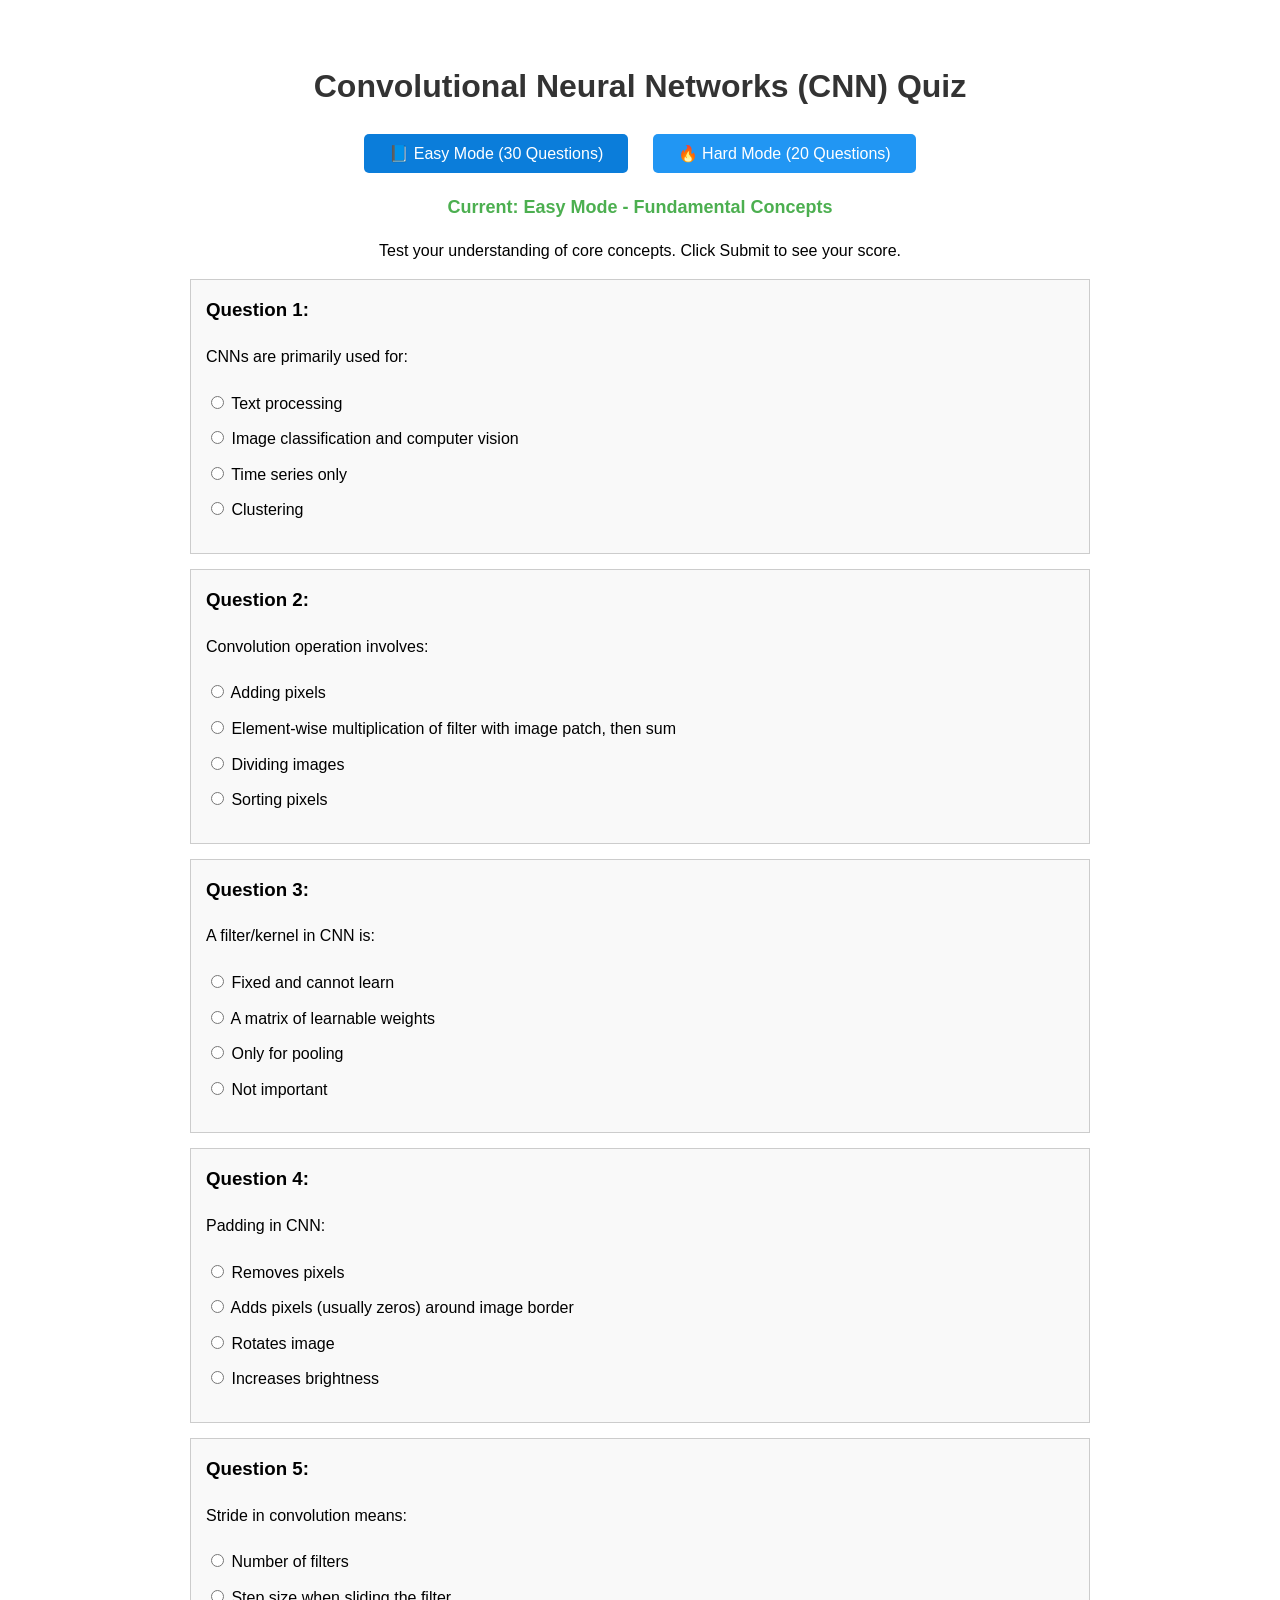
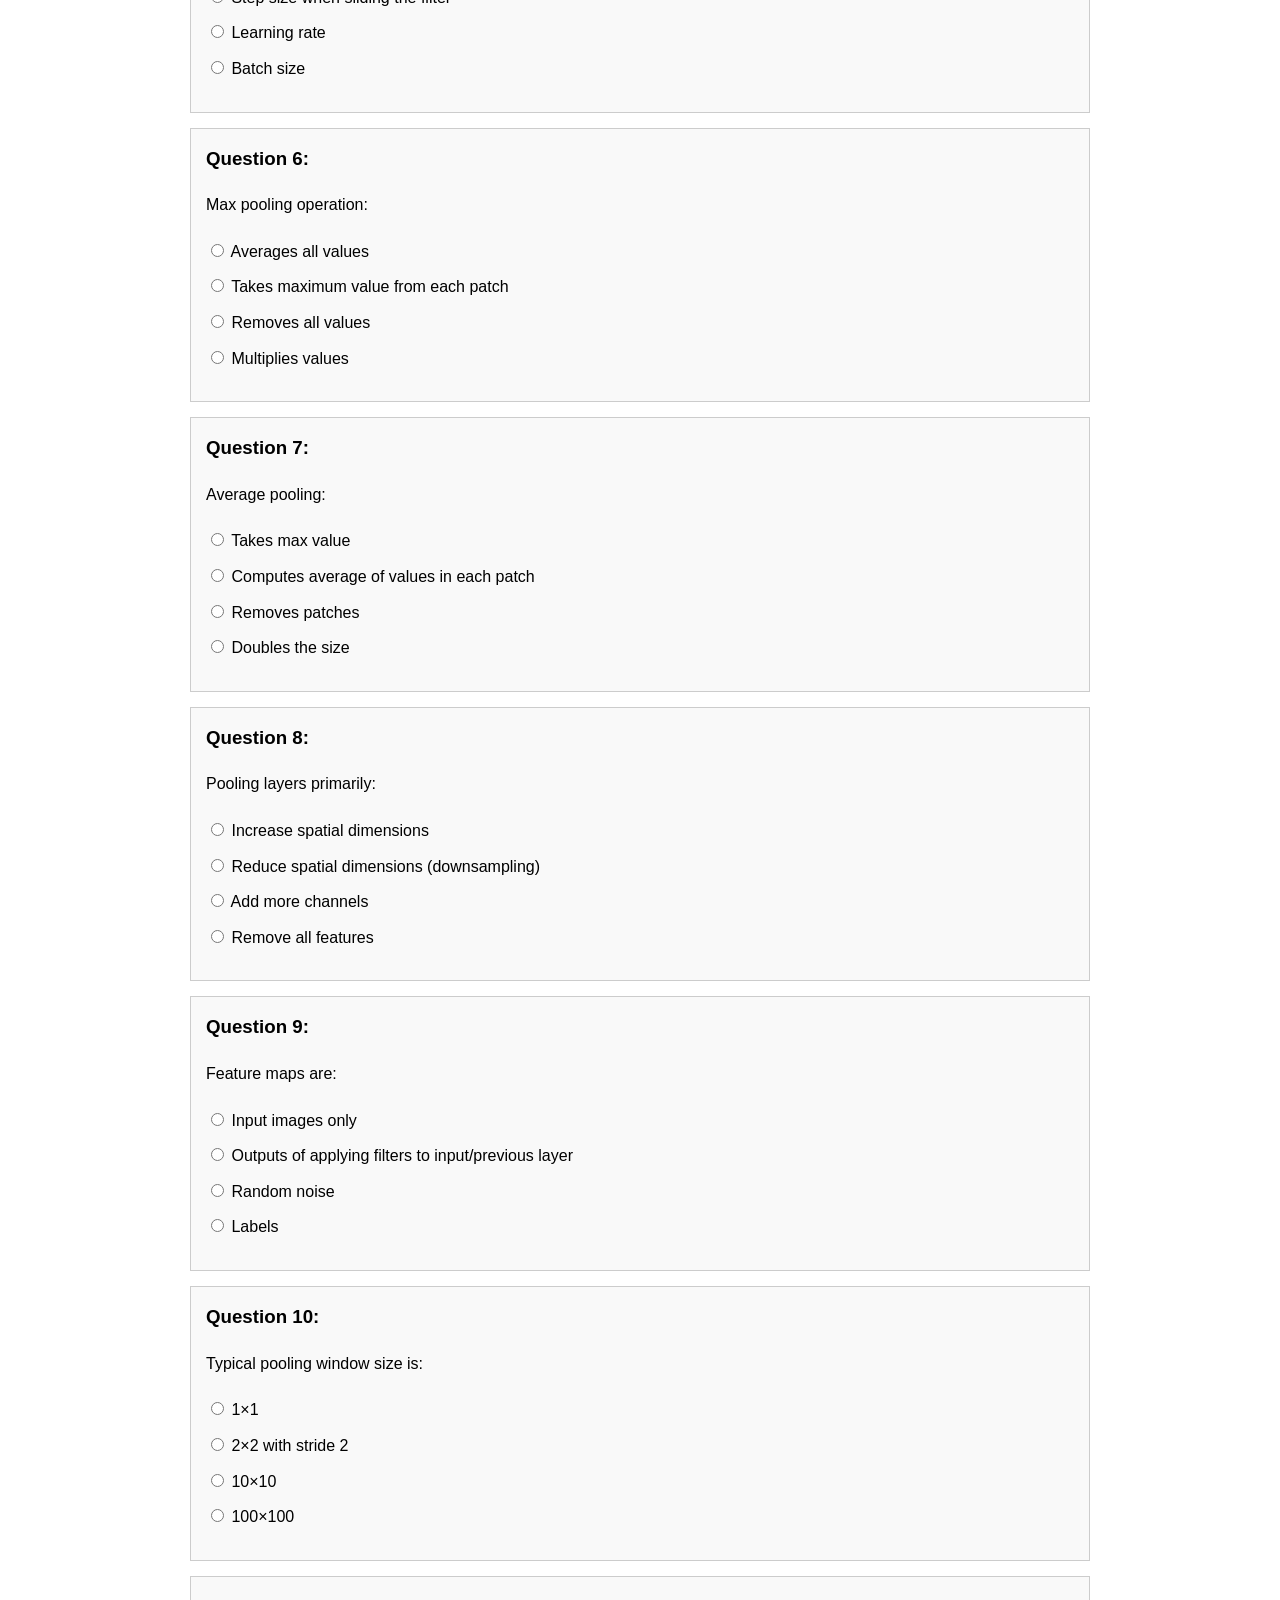
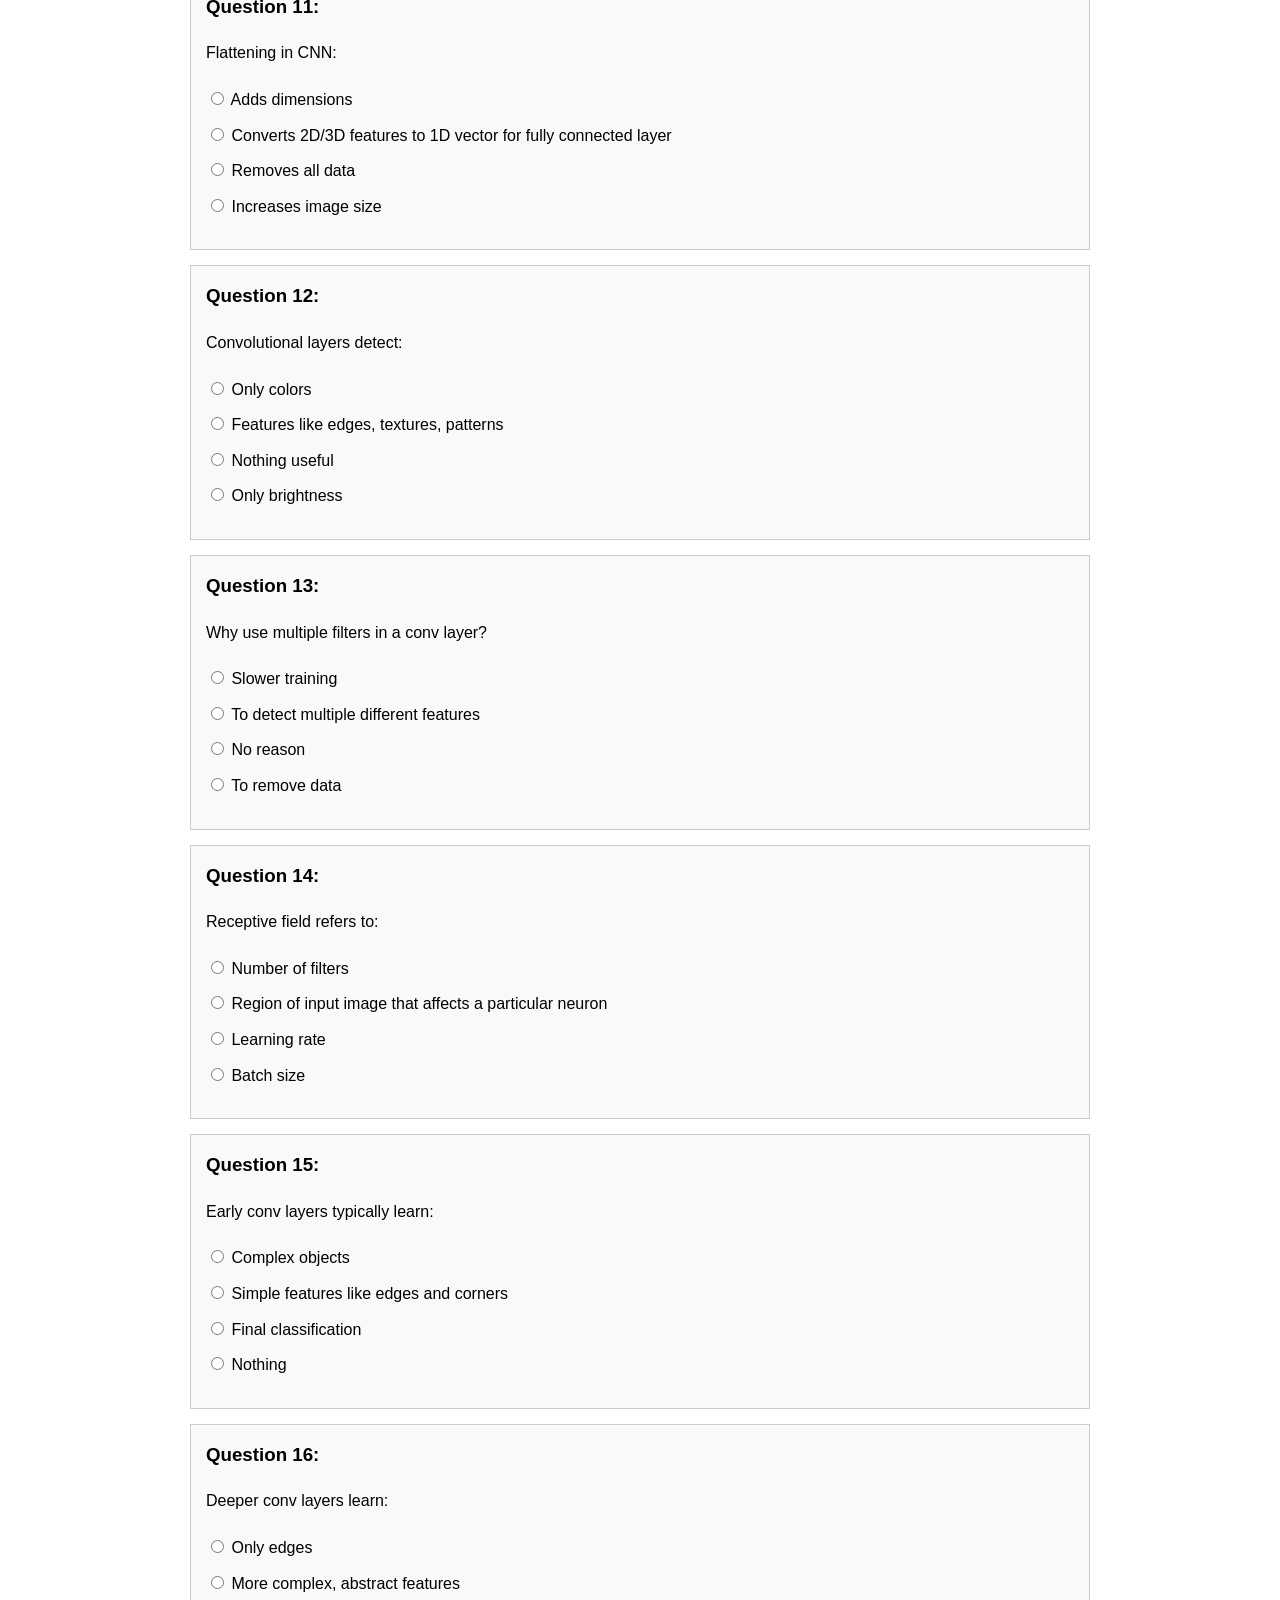
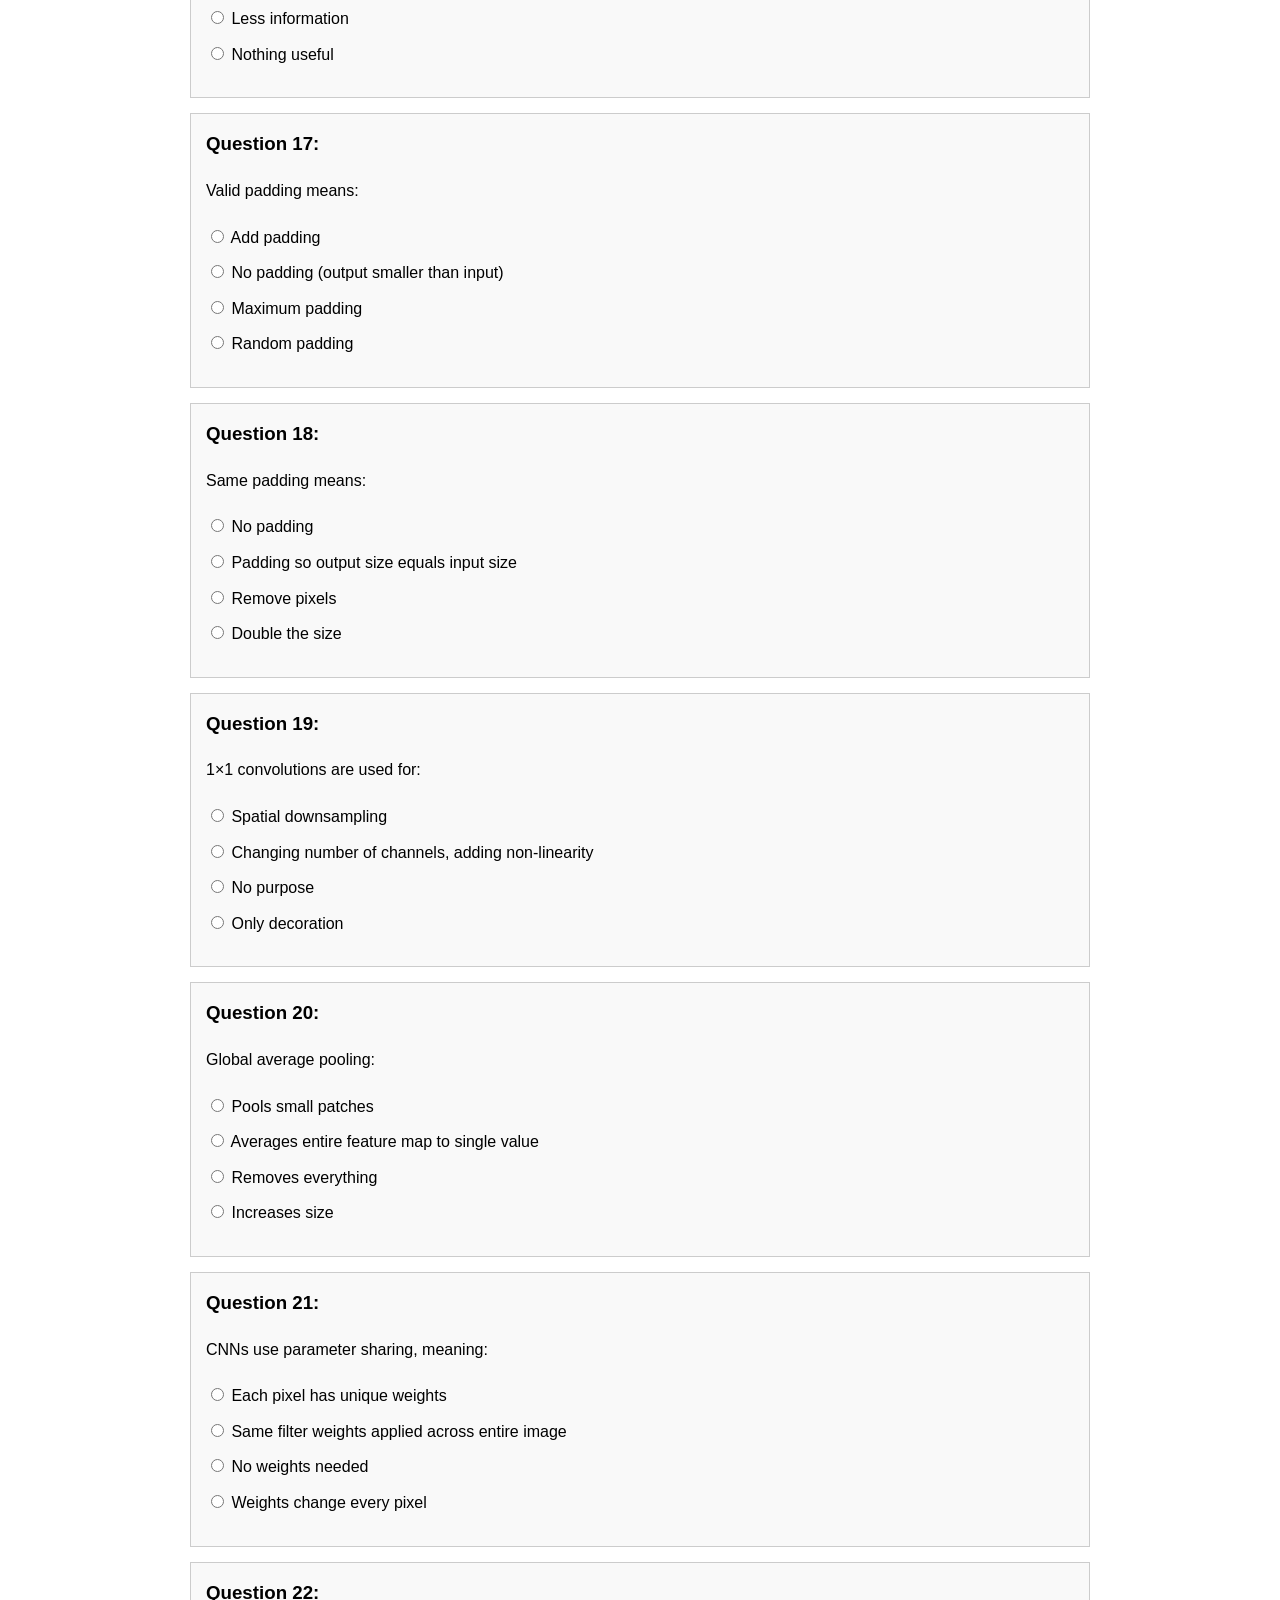
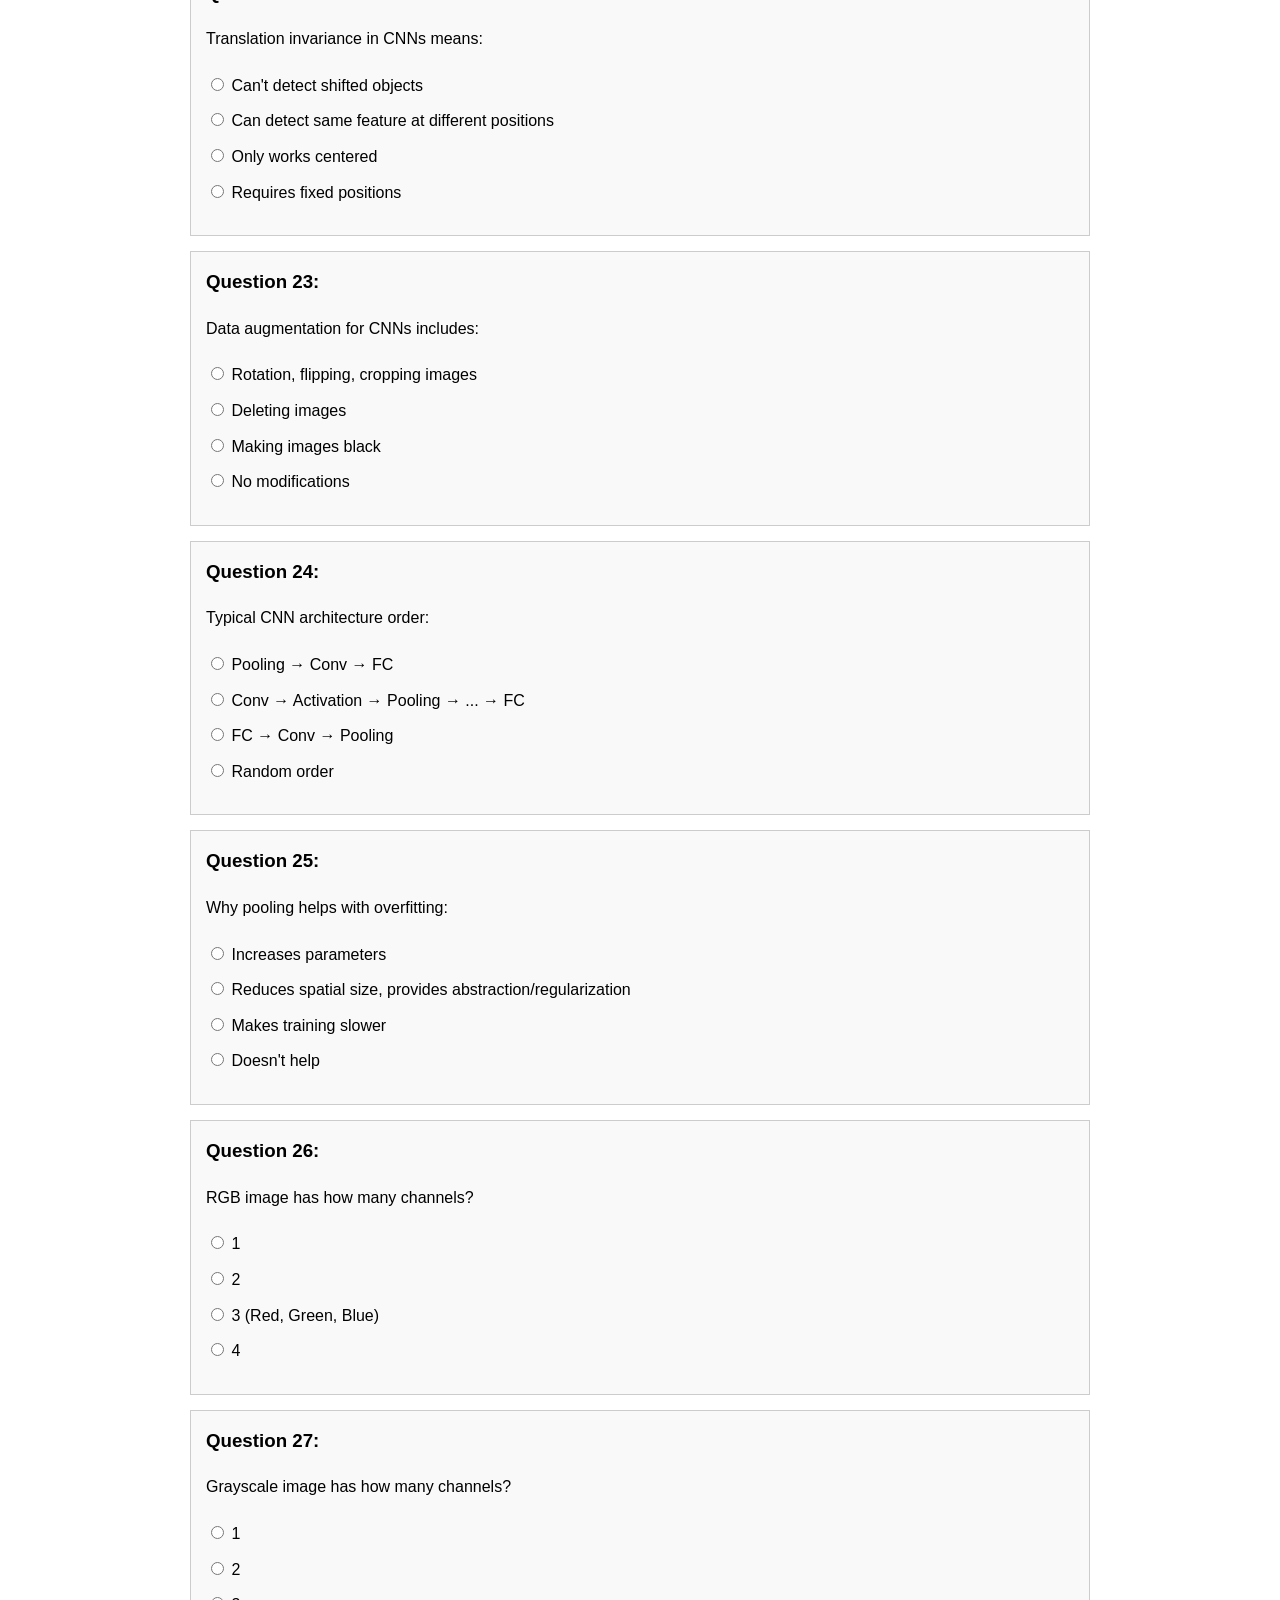
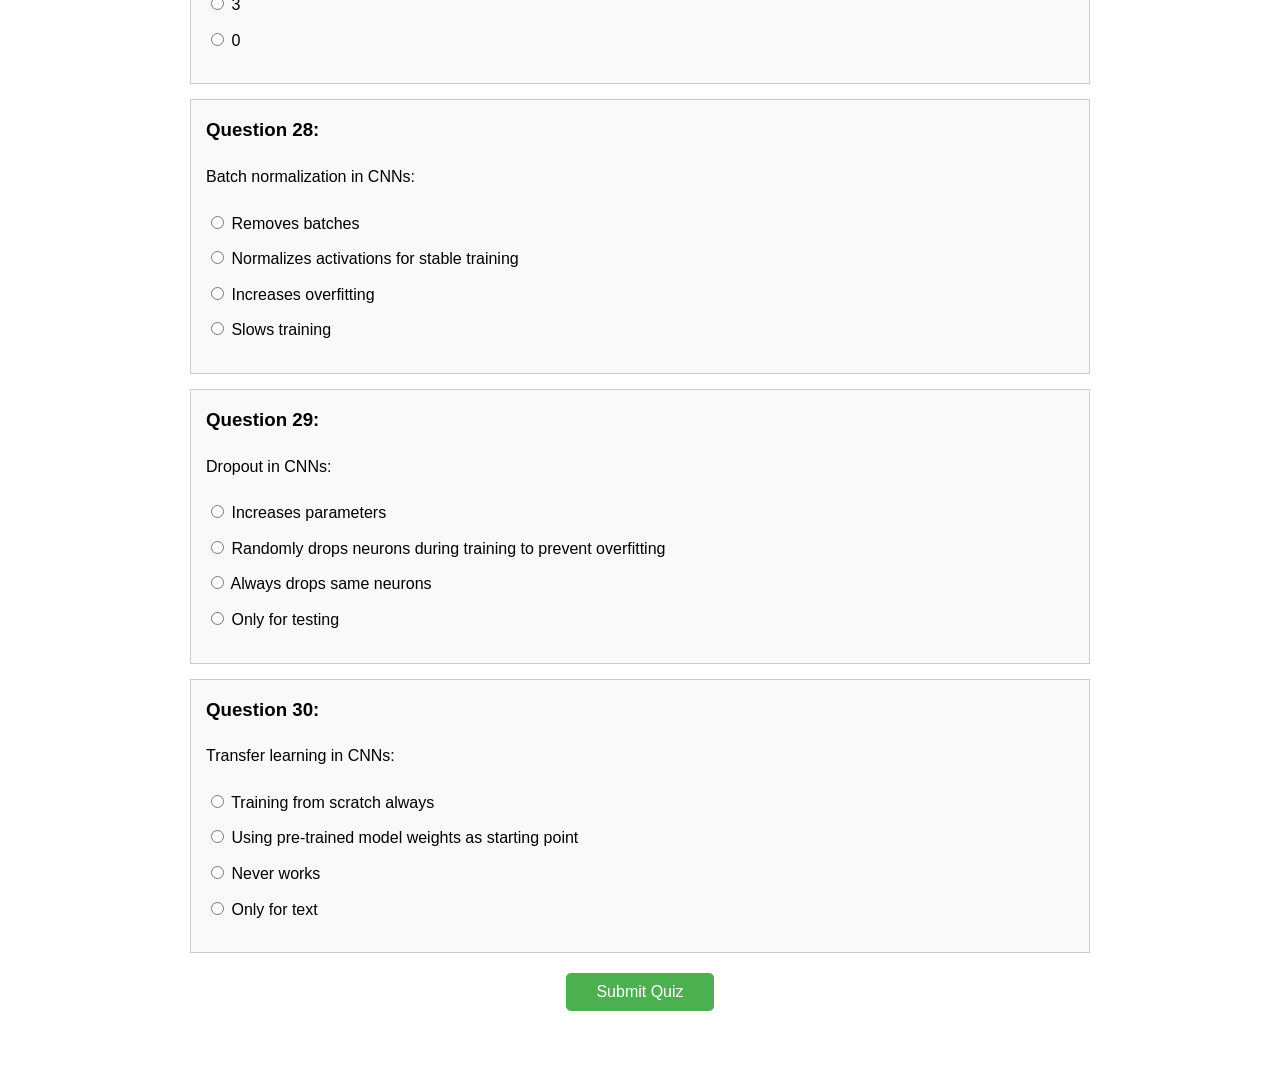
<file: html/quiz_cnn.html>
<!DOCTYPE html>
<html>
<head>
    <meta charset="UTF-8">
    <title>CNN Quiz</title>
    <style>
        body { font-family: Arial, sans-serif; max-width: 900px; margin: 20px auto; padding: 20px; line-height: 1.6; }
        h1 { text-align: center; color: #333; }
        .mode-buttons { text-align: center; margin: 20px 0; }
        .mode-btn { background-color: #2196F3; color: white; padding: 10px 25px; border: none; cursor: pointer; font-size: 16px; margin: 0 10px; border-radius: 5px; }
        .mode-btn.active { background-color: #0b7dda; }
        .mode-btn:hover { background-color: #0b7dda; }
        .difficulty-indicator { text-align: center; font-size: 18px; margin: 15px 0; font-weight: bold; }
        .easy-mode { color: #4CAF50; }
        .hard-mode { color: #f44336; }
        .question { border: 1px solid #ccc; padding: 15px; margin: 15px 0; background-color: #f9f9f9; }
        .question h3 { margin-top: 0; }
        .options { margin: 10px 0; }
        .options label { display: block; padding: 5px 0; }
        code { background-color: #e8e8e8; padding: 2px 6px; font-family: 'Courier New', monospace; }
        button.submit { background-color: #4CAF50; color: white; padding: 10px 30px; border: none; cursor: pointer; font-size: 16px; display: block; margin: 20px auto; border-radius: 5px; }
        button.submit:hover { background-color: #45a049; }
        .feedback { margin-top: 10px; padding: 10px; display: none; }
        .correct { background-color: #d4edda; color: #155724; border: 1px solid #c3e6cb; }
        .incorrect { background-color: #f8d7da; color: #721c24; border: 1px solid #f5c6cb; }
        #score { text-align: center; font-size: 20px; font-weight: bold; margin: 20px 0; display: none; }
    </style>
</head>
<body>
    <h1>Convolutional Neural Networks (CNN) Quiz</h1>
    
    <div class="mode-buttons">
        <button class="mode-btn active" onclick="switchMode('easy')">📘 Easy Mode (30 Questions)</button>
        <button class="mode-btn" onclick="switchMode('hard')">🔥 Hard Mode (20 Questions)</button>
    </div>
    
    <div class="difficulty-indicator">
        <span id="difficulty-text" class="easy-mode">Current: Easy Mode - Fundamental Concepts</span>
    </div>
    
    <p style="text-align: center;" id="instructions">Test your understanding of core concepts. Click Submit to see your score.</p>

    <div id="easy-questions">
        <div class="question" id="q1"><h3>Question 1:</h3><p>CNNs are primarily used for:</p><div class="options"><label><input type="radio" name="q1" value="a"> Text processing</label><label><input type="radio" name="q1" value="b"> Image classification and computer vision</label><label><input type="radio" name="q1" value="c"> Time series only</label><label><input type="radio" name="q1" value="d"> Clustering</label></div><div class="feedback" id="f1"></div></div>

        <div class="question" id="q2"><h3>Question 2:</h3><p>Convolution operation involves:</p><div class="options"><label><input type="radio" name="q2" value="a"> Adding pixels</label><label><input type="radio" name="q2" value="b"> Element-wise multiplication of filter with image patch, then sum</label><label><input type="radio" name="q2" value="c"> Dividing images</label><label><input type="radio" name="q2" value="d"> Sorting pixels</label></div><div class="feedback" id="f2"></div></div>

        <div class="question" id="q3"><h3>Question 3:</h3><p>A filter/kernel in CNN is:</p><div class="options"><label><input type="radio" name="q3" value="a"> Fixed and cannot learn</label><label><input type="radio" name="q3" value="b"> A matrix of learnable weights</label><label><input type="radio" name="q3" value="c"> Only for pooling</label><label><input type="radio" name="q3" value="d"> Not important</label></div><div class="feedback" id="f3"></div></div>

        <div class="question" id="q4"><h3>Question 4:</h3><p>Padding in CNN:</p><div class="options"><label><input type="radio" name="q4" value="a"> Removes pixels</label><label><input type="radio" name="q4" value="b"> Adds pixels (usually zeros) around image border</label><label><input type="radio" name="q4" value="c"> Rotates image</label><label><input type="radio" name="q4" value="d"> Increases brightness</label></div><div class="feedback" id="f4"></div></div>

        <div class="question" id="q5"><h3>Question 5:</h3><p>Stride in convolution means:</p><div class="options"><label><input type="radio" name="q5" value="a"> Number of filters</label><label><input type="radio" name="q5" value="b"> Step size when sliding the filter</label><label><input type="radio" name="q5" value="c"> Learning rate</label><label><input type="radio" name="q5" value="d"> Batch size</label></div><div class="feedback" id="f5"></div></div>

        <div class="question" id="q6"><h3>Question 6:</h3><p>Max pooling operation:</p><div class="options"><label><input type="radio" name="q6" value="a"> Averages all values</label><label><input type="radio" name="q6" value="b"> Takes maximum value from each patch</label><label><input type="radio" name="q6" value="c"> Removes all values</label><label><input type="radio" name="q6" value="d"> Multiplies values</label></div><div class="feedback" id="f6"></div></div>

        <div class="question" id="q7"><h3>Question 7:</h3><p>Average pooling:</p><div class="options"><label><input type="radio" name="q7" value="a"> Takes max value</label><label><input type="radio" name="q7" value="b"> Computes average of values in each patch</label><label><input type="radio" name="q7" value="c"> Removes patches</label><label><input type="radio" name="q7" value="d"> Doubles the size</label></div><div class="feedback" id="f7"></div></div>

        <div class="question" id="q8"><h3>Question 8:</h3><p>Pooling layers primarily:</p><div class="options"><label><input type="radio" name="q8" value="a"> Increase spatial dimensions</label><label><input type="radio" name="q8" value="b"> Reduce spatial dimensions (downsampling)</label><label><input type="radio" name="q8" value="c"> Add more channels</label><label><input type="radio" name="q8" value="d"> Remove all features</label></div><div class="feedback" id="f8"></div></div>

        <div class="question" id="q9"><h3>Question 9:</h3><p>Feature maps are:</p><div class="options"><label><input type="radio" name="q9" value="a"> Input images only</label><label><input type="radio" name="q9" value="b"> Outputs of applying filters to input/previous layer</label><label><input type="radio" name="q9" value="c"> Random noise</label><label><input type="radio" name="q9" value="d"> Labels</label></div><div class="feedback" id="f9"></div></div>

        <div class="question" id="q10"><h3>Question 10:</h3><p>Typical pooling window size is:</p><div class="options"><label><input type="radio" name="q10" value="a"> 1×1</label><label><input type="radio" name="q10" value="b"> 2×2 with stride 2</label><label><input type="radio" name="q10" value="c"> 10×10</label><label><input type="radio" name="q10" value="d"> 100×100</label></div><div class="feedback" id="f10"></div></div>

        <div class="question" id="q11"><h3>Question 11:</h3><p>Flattening in CNN:</p><div class="options"><label><input type="radio" name="q11" value="a"> Adds dimensions</label><label><input type="radio" name="q11" value="b"> Converts 2D/3D features to 1D vector for fully connected layer</label><label><input type="radio" name="q11" value="c"> Removes all data</label><label><input type="radio" name="q11" value="d"> Increases image size</label></div><div class="feedback" id="f11"></div></div>

        <div class="question" id="q12"><h3>Question 12:</h3><p>Convolutional layers detect:</p><div class="options"><label><input type="radio" name="q12" value="a"> Only colors</label><label><input type="radio" name="q12" value="b"> Features like edges, textures, patterns</label><label><input type="radio" name="q12" value="c"> Nothing useful</label><label><input type="radio" name="q12" value="d"> Only brightness</label></div><div class="feedback" id="f12"></div></div>

        <div class="question" id="q13"><h3>Question 13:</h3><p>Why use multiple filters in a conv layer?</p><div class="options"><label><input type="radio" name="q13" value="a"> Slower training</label><label><input type="radio" name="q13" value="b"> To detect multiple different features</label><label><input type="radio" name="q13" value="c"> No reason</label><label><input type="radio" name="q13" value="d"> To remove data</label></div><div class="feedback" id="f13"></div></div>

        <div class="question" id="q14"><h3>Question 14:</h3><p>Receptive field refers to:</p><div class="options"><label><input type="radio" name="q14" value="a"> Number of filters</label><label><input type="radio" name="q14" value="b"> Region of input image that affects a particular neuron</label><label><input type="radio" name="q14" value="c"> Learning rate</label><label><input type="radio" name="q14" value="d"> Batch size</label></div><div class="feedback" id="f14"></div></div>

        <div class="question" id="q15"><h3>Question 15:</h3><p>Early conv layers typically learn:</p><div class="options"><label><input type="radio" name="q15" value="a"> Complex objects</label><label><input type="radio" name="q15" value="b"> Simple features like edges and corners</label><label><input type="radio" name="q15" value="c"> Final classification</label><label><input type="radio" name="q15" value="d"> Nothing</label></div><div class="feedback" id="f15"></div></div>

        <div class="question" id="q16"><h3>Question 16:</h3><p>Deeper conv layers learn:</p><div class="options"><label><input type="radio" name="q16" value="a"> Only edges</label><label><input type="radio" name="q16" value="b"> More complex, abstract features</label><label><input type="radio" name="q16" value="c"> Less information</label><label><input type="radio" name="q16" value="d"> Nothing useful</label></div><div class="feedback" id="f16"></div></div>

        <div class="question" id="q17"><h3>Question 17:</h3><p>Valid padding means:</p><div class="options"><label><input type="radio" name="q17" value="a"> Add padding</label><label><input type="radio" name="q17" value="b"> No padding (output smaller than input)</label><label><input type="radio" name="q17" value="c"> Maximum padding</label><label><input type="radio" name="q17" value="d"> Random padding</label></div><div class="feedback" id="f17"></div></div>

        <div class="question" id="q18"><h3>Question 18:</h3><p>Same padding means:</p><div class="options"><label><input type="radio" name="q18" value="a"> No padding</label><label><input type="radio" name="q18" value="b"> Padding so output size equals input size</label><label><input type="radio" name="q18" value="c"> Remove pixels</label><label><input type="radio" name="q18" value="d"> Double the size</label></div><div class="feedback" id="f18"></div></div>

        <div class="question" id="q19"><h3>Question 19:</h3><p>1×1 convolutions are used for:</p><div class="options"><label><input type="radio" name="q19" value="a"> Spatial downsampling</label><label><input type="radio" name="q19" value="b"> Changing number of channels, adding non-linearity</label><label><input type="radio" name="q19" value="c"> No purpose</label><label><input type="radio" name="q19" value="d"> Only decoration</label></div><div class="feedback" id="f19"></div></div>

        <div class="question" id="q20"><h3>Question 20:</h3><p>Global average pooling:</p><div class="options"><label><input type="radio" name="q20" value="a"> Pools small patches</label><label><input type="radio" name="q20" value="b"> Averages entire feature map to single value</label><label><input type="radio" name="q20" value="c"> Removes everything</label><label><input type="radio" name="q20" value="d"> Increases size</label></div><div class="feedback" id="f20"></div></div>

        <div class="question" id="q21"><h3>Question 21:</h3><p>CNNs use parameter sharing, meaning:</p><div class="options"><label><input type="radio" name="q21" value="a"> Each pixel has unique weights</label><label><input type="radio" name="q21" value="b"> Same filter weights applied across entire image</label><label><input type="radio" name="q21" value="c"> No weights needed</label><label><input type="radio" name="q21" value="d"> Weights change every pixel</label></div><div class="feedback" id="f21"></div></div>

        <div class="question" id="q22"><h3>Question 22:</h3><p>Translation invariance in CNNs means:</p><div class="options"><label><input type="radio" name="q22" value="a"> Can't detect shifted objects</label><label><input type="radio" name="q22" value="b"> Can detect same feature at different positions</label><label><input type="radio" name="q22" value="c"> Only works centered</label><label><input type="radio" name="q22" value="d"> Requires fixed positions</label></div><div class="feedback" id="f22"></div></div>

        <div class="question" id="q23"><h3>Question 23:</h3><p>Data augmentation for CNNs includes:</p><div class="options"><label><input type="radio" name="q23" value="a"> Rotation, flipping, cropping images</label><label><input type="radio" name="q23" value="b"> Deleting images</label><label><input type="radio" name="q23" value="c"> Making images black</label><label><input type="radio" name="q23" value="d"> No modifications</label></div><div class="feedback" id="f23"></div></div>

        <div class="question" id="q24"><h3>Question 24:</h3><p>Typical CNN architecture order:</p><div class="options"><label><input type="radio" name="q24" value="a"> Pooling → Conv → FC</label><label><input type="radio" name="q24" value="b"> Conv → Activation → Pooling → ... → FC</label><label><input type="radio" name="q24" value="c"> FC → Conv → Pooling</label><label><input type="radio" name="q24" value="d"> Random order</label></div><div class="feedback" id="f24"></div></div>

        <div class="question" id="q25"><h3>Question 25:</h3><p>Why pooling helps with overfitting:</p><div class="options"><label><input type="radio" name="q25" value="a"> Increases parameters</label><label><input type="radio" name="q25" value="b"> Reduces spatial size, provides abstraction/regularization</label><label><input type="radio" name="q25" value="c"> Makes training slower</label><label><input type="radio" name="q25" value="d"> Doesn't help</label></div><div class="feedback" id="f25"></div></div>

        <div class="question" id="q26"><h3>Question 26:</h3><p>RGB image has how many channels?</p><div class="options"><label><input type="radio" name="q26" value="a"> 1</label><label><input type="radio" name="q26" value="b"> 2</label><label><input type="radio" name="q26" value="c"> 3 (Red, Green, Blue)</label><label><input type="radio" name="q26" value="d"> 4</label></div><div class="feedback" id="f26"></div></div>

        <div class="question" id="q27"><h3>Question 27:</h3><p>Grayscale image has how many channels?</p><div class="options"><label><input type="radio" name="q27" value="a"> 1</label><label><input type="radio" name="q27" value="b"> 2</label><label><input type="radio" name="q27" value="c"> 3</label><label><input type="radio" name="q27" value="d"> 0</label></div><div class="feedback" id="f27"></div></div>

        <div class="question" id="q28"><h3>Question 28:</h3><p>Batch normalization in CNNs:</p><div class="options"><label><input type="radio" name="q28" value="a"> Removes batches</label><label><input type="radio" name="q28" value="b"> Normalizes activations for stable training</label><label><input type="radio" name="q28" value="c"> Increases overfitting</label><label><input type="radio" name="q28" value="d"> Slows training</label></div><div class="feedback" id="f28"></div></div>

        <div class="question" id="q29"><h3>Question 29:</h3><p>Dropout in CNNs:</p><div class="options"><label><input type="radio" name="q29" value="a"> Increases parameters</label><label><input type="radio" name="q29" value="b"> Randomly drops neurons during training to prevent overfitting</label><label><input type="radio" name="q29" value="c"> Always drops same neurons</label><label><input type="radio" name="q29" value="d"> Only for testing</label></div><div class="feedback" id="f29"></div></div>

        <div class="question" id="q30"><h3>Question 30:</h3><p>Transfer learning in CNNs:</p><div class="options"><label><input type="radio" name="q30" value="a"> Training from scratch always</label><label><input type="radio" name="q30" value="b"> Using pre-trained model weights as starting point</label><label><input type="radio" name="q30" value="c"> Never works</label><label><input type="radio" name="q30" value="d"> Only for text</label></div><div class="feedback" id="f30"></div></div>
    </div>

    <div id="hard-questions" style="display: none;">
        <div class="question" id="hq1"><h3>Question 1:</h3><p>Input: 32×32, Filter: 5×5, Stride: 1, Padding: 0. Output size?</p><div class="options"><label><input type="radio" name="hq1" value="a"> 32×32</label><label><input type="radio" name="hq1" value="b"> 28×28 (formula: (32-5)/1 + 1 = 28)</label><label><input type="radio" name="hq1" value="c"> 30×30</label><label><input type="radio" name="hq1" value="d"> 27×27</label></div><div class="feedback" id="hf1"></div></div>

        <div class="question" id="hq2"><h3>Question 2:</h3><p>Input: 64×64, Filter: 3×3, Stride: 2, Padding: 1. Output size?</p><div class="options"><label><input type="radio" name="hq2" value="a"> 64×64</label><label><input type="radio" name="hq2" value="b"> 32×32 (formula: (64+2-3)/2 + 1 = 32)</label><label><input type="radio" name="hq2" value="c"> 31×31</label><label><input type="radio" name="hq2" value="d"> 33×33</label></div><div class="feedback" id="hf2"></div></div>

        <div class="question" id="hq3"><h3>Question 3:</h3><p>3 input channels, 64 filters of size 3×3. How many parameters (including bias)?</p><div class="options"><label><input type="radio" name="hq3" value="a"> 192</label><label><input type="radio" name="hq3" value="b"> 1,792 (3×3×3×64 + 64 = 1728+64)</label><label><input type="radio" name="hq3" value="c"> 576</label><label><input type="radio" name="hq3" value="d"> 1,728</label></div><div class="feedback" id="hf3"></div></div>

        <div class="question" id="hq4"><h3>Question 4:</h3><p>Why does pooling provide translation invariance?</p><div class="options"><label><input type="radio" name="hq4" value="a"> It doesn't</label><label><input type="radio" name="hq4" value="b"> Small shifts don't change max/average value in local region</label><label><input type="radio" name="hq4" value="c"> Makes image bigger</label><label><input type="radio" name="hq4" value="d"> Adds more features</label></div><div class="feedback" id="hf4"></div></div>

        <div class="question" id="hq5"><h3>Question 5:</h3><p>Receptive field grows how as you go deeper?</p><div class="options"><label><input type="radio" name="hq5" value="a"> Stays same</label><label><input type="radio" name="hq5" value="b"> Increases (each layer sees larger input region)</label><label><input type="radio" name="hq5" value="c"> Decreases</label><label><input type="radio" name="hq5" value="d"> Random</label></div><div class="feedback" id="hf5"></div></div>

        <div class="question" id="hq6"><h3>Question 6:</h3><p>Why use 3×3 filters instead of 7×7?</p><div class="options"><label><input type="radio" name="hq6" value="a"> Larger is always better</label><label><input type="radio" name="hq6" value="b"> Two 3×3 have same receptive field as 5×5 but fewer parameters</label><label><input type="radio" name="hq6" value="c"> No difference</label><label><input type="radio" name="hq6" value="d"> 7×7 is impossible</label></div><div class="feedback" id="hf6"></div></div>

        <div class="question" id="hq7"><h3>Question 7:</h3><p>What does 1×1 convolution NOT do?</p><div class="options"><label><input type="radio" name="hq7" value="a"> Change number of channels</label><label><input type="radio" name="hq7" value="b"> Look at spatial neighborhood (only operates per-pixel)</label><label><input type="radio" name="hq7" value="c"> Add non-linearity</label><label><input type="radio" name="hq7" value="d"> Reduce parameters</label></div><div class="feedback" id="hf7"></div></div>

        <div class="question" id="hq8"><h3>Question 8:</h3><p>Max pooling 2×2 with stride 2 reduces spatial dims by factor of:</p><div class="options"><label><input type="radio" name="hq8" value="a"> 1 (no change)</label><label><input type="radio" name="hq8" value="b"> 2 (each dimension halved)</label><label><input type="radio" name="hq8" value="c"> 4 (total area)</label><label><input type="radio" name="hq8" value="d"> 8</label></div><div class="feedback" id="hf8"></div></div>

        <div class="question" id="hq9"><h3>Question 9:</h3><p>Why can CNNs work with variable input sizes?</p><div class="options"><label><input type="radio" name="hq9" value="a"> They can't</label><label><input type="radio" name="hq9" value="b"> Conv/pool layers adapt; only FC layers need fixed size</label><label><input type="radio" name="hq9" value="c"> All layers adapt automatically</label><label><input type="radio" name="hq9" value="d"> Magic</label></div><div class="feedback" id="hf9"></div></div>

        <div class="question" id="hq10"><h3>Question 10:</h3><p>Parameter sharing reduces parameters by:</p><div class="options"><label><input type="radio" name="hq10" value="a"> Nothing</label><label><input type="radio" name="hq10" value="b"> Massive factor (same filter weights used everywhere)</label><label><input type="radio" name="hq10" value="c"> Small amount</label><label><input type="radio" name="hq10" value="d"> Increases parameters</label></div><div class="feedback" id="hf10"></div></div>

        <div class="question" id="hq11"><h3>Question 11:</h3><p>Padding=1 with 3×3 filter keeps output size same as input. Why?</p><div class="options"><label><input type="radio" name="hq11" value="a"> Magic</label><label><input type="radio" name="hq11" value="b"> Formula: (n+2p-f+1) → (n+2-3+1)=n when p=1, f=3</label><label><input type="radio" name="hq11" value="c"> Random</label><label><input type="radio" name="hq11" value="d"> Doesn't work</label></div><div class="feedback" id="hf11"></div></div>

        <div class="question" id="hq12"><h3>Question 12:</h3><p>Fully connected layer after conv layers has how many parameters?</p><div class="options"><label><input type="radio" name="hq12" value="a"> Very few</label><label><input type="radio" name="hq12" value="b"> Massive (flattened_size × output_size) - often millions</label><label><input type="radio" name="hq12" value="c"> Same as conv</label><label><input type="radio" name="hq12" value="d"> Zero</label></div><div class="feedback" id="hf12"></div></div>

        <div class="question" id="hq13"><h3>Question 13:</h3><p>Why replace FC layers with global average pooling?</p><div class="options"><label><input type="radio" name="hq13" value="a"> Worse performance</label><label><input type="radio" name="hq13" value="b"> Dramatically fewer parameters, less overfitting</label><label><input type="radio" name="hq13" value="c"> More complex</label><label><input type="radio" name="hq13" value="d"> Slower</label></div><div class="feedback" id="hf13"></div></div>

        <div class="question" id="hq14"><h3>Question 14:</h3><p>Stride > 1 causes:</p><div class="options"><label><input type="radio" name="hq14" value="a"> Larger output</label><label><input type="radio" name="hq14" value="b"> Smaller output (downsampling)</label><label><input type="radio" name="hq14" value="c"> No change</label><label><input type="radio" name="hq14" value="d"> More channels</label></div><div class="feedback" id="hf14"></div></div>

        <div class="question" id="hq15"><h3>Question 15:</h3><p>Early layers learn edges. What if you initialize with random edges?</p><div class="options"><label><input type="radio" name="hq15" value="a"> Perfect immediately</label><label><input type="radio" name="hq15" value="b"> Network learns similar edge detectors anyway through training</label><label><input type="radio" name="hq15" value="c"> Completely fails</label><label><input type="radio" name="hq15" value="d"> No difference at all</label></div><div class="feedback" id="hf15"></div></div>

        <div class="question" id="hq16"><h3>Question 16:</h3><p>Depthwise separable convolution reduces parameters by:</p><div class="options"><label><input type="radio" name="hq16" value="a"> No reduction</label><label><input type="radio" name="hq16" value="b"> Significant factor (separates spatial and channel operations)</label><label><input type="radio" name="hq16" value="c"> Small amount</label><label><input type="radio" name="hq16" value="d"> Increases parameters</label></div><div class="feedback" id="hf16"></div></div>

        <div class="question" id="hq17"><h3>Question 17:</h3><p>Skip connections (ResNets) help with:</p><div class="options"><label><input type="radio" name="hq17" value="a"> Making networks shallower</label><label><input type="radio" name="hq17" value="b"> Training very deep networks, gradient flow</label><label><input type="radio" name="hq17" value="c"> Removing layers</label><label><input type="radio" name="hq17" value="d"> Slowing training</label></div><div class="feedback" id="hf17"></div></div>

        <div class="question" id="hq18"><h3>Question 18:</h3><p>Dilated convolutions increase:</p><div class="options"><label><input type="radio" name="hq18" value="a"> Parameters</label><label><input type="radio" name="hq18" value="b"> Receptive field without increasing parameters</label><label><input type="radio" name="hq18" value="c"> Training time only</label><label><input type="radio" name="hq18" value="d"> Nothing useful</label></div><div class="feedback" id="hf18"></div></div>

        <div class="question" id="hq19"><h3>Question 19:</h3><p>Transfer learning: freeze early layers because:</p><div class="options"><label><input type="radio" name="hq19" value="a"> They're useless</label><label><input type="radio" name="hq19" value="b"> Early layers learn general features (edges) applicable to many tasks</label><label><input type="radio" name="hq19" value="c"> Random choice</label><label><input type="radio" name="hq19" value="d"> Always freeze all layers</label></div><div class="feedback" id="hf19"></div></div>

        <div class="question" id="hq20"><h3>Question 20:</h3><p>Batch normalization in CNNs normalizes:</p><div class="options"><label><input type="radio" name="hq20" value="a"> Only input images</label><label><input type="radio" name="hq20" value="b"> Activations across batch dimension for each channel</label><label><input type="radio" name="hq20" value="c"> Only weights</label><label><input type="radio" name="hq20" value="d"> Nothing</label></div><div class="feedback" id="hf20"></div></div>
    </div>

    <button class="submit" onclick="submitQuiz()">Submit Quiz</button>
    <div id="score"></div>

    <script>
        let currentMode = 'easy';
        
        const easyAnswers = {q1:"b",q2:"b",q3:"b",q4:"b",q5:"b",q6:"b",q7:"b",q8:"b",q9:"b",q10:"b",q11:"b",q12:"b",q13:"b",q14:"b",q15:"b",q16:"b",q17:"b",q18:"b",q19:"b",q20:"b",q21:"b",q22:"b",q23:"a",q24:"b",q25:"b",q26:"c",q27:"a",q28:"b",q29:"b",q30:"b"};
        
        const hardAnswers = {hq1:"b",hq2:"b",hq3:"b",hq4:"b",hq5:"b",hq6:"b",hq7:"b",hq8:"b",hq9:"b",hq10:"b",hq11:"b",hq12:"b",hq13:"b",hq14:"b",hq15:"b",hq16:"b",hq17:"b",hq18:"b",hq19:"b",hq20:"b"};
        
        const easyExplanations = {
            q1:"CNNs excel at image classification, object detection, and computer vision tasks.",
            q2:"Convolution: element-wise multiply filter with image patch, sum results.",
            q3:"Filters/kernels are matrices of learnable weights that detect features.",
            q4:"Padding adds pixels (usually zeros) around border to preserve size.",
            q5:"Stride is step size when sliding filter across image.",
            q6:"Max pooling takes maximum value from each patch.",
            q7:"Average pooling computes average of values in each patch.",
            q8:"Pooling reduces spatial dimensions (downsampling).",
            q9:"Feature maps: outputs after applying filters.",
            q10:"Typical pooling: 2×2 window with stride 2.",
            q11:"Flattening converts 2D/3D to 1D vector for fully connected layer.",
            q12:"Conv layers detect features: edges, textures, patterns.",
            q13:"Multiple filters detect different features simultaneously.",
            q14:"Receptive field: region of input affecting a neuron.",
            q15:"Early layers learn simple features like edges.",
            q16:"Deeper layers learn complex, abstract features.",
            q17:"Valid padding: no padding, output smaller than input.",
            q18:"Same padding: output size equals input size.",
            q19:"1×1 convolutions change channels, add non-linearity.",
            q20:"Global average pooling: average entire feature map to single value.",
            q21:"Parameter sharing: same filter weights across entire image.",
            q22:"Translation invariance: detect same feature at different positions.",
            q23:"Data augmentation: rotation, flipping, cropping.",
            q24:"Typical: Conv → Activation → Pooling → ... → FC.",
            q25:"Pooling reduces size, provides abstraction/regularization.",
            q26:"RGB images have 3 channels (Red, Green, Blue).",
            q27:"Grayscale images have 1 channel.",
            q28:"Batch norm normalizes activations for stable training.",
            q29:"Dropout randomly drops neurons to prevent overfitting.",
            q30:"Transfer learning uses pre-trained weights as starting point."
        };
        
        const hardExplanations = {
            hq1:"Formula: (n-f)/s + 1 = (32-5)/1 + 1 = 28. Output is 28×28.",
            hq2:"Formula: (n+2p-f)/s + 1 = (64+2-3)/2 + 1 = 63/2 + 1 = 31.5+1 = 32. Output is 32×32.",
            hq3:"Parameters: filters × (height × width × input_channels) + bias = 64×(3×3×3) + 64 = 1728+64 = 1792.",
            hq4:"Small shifts don't change which value is max/average in local region → robust to small translations.",
            hq5:"Each layer sees larger region of original input. Deeper = larger receptive field.",
            hq6:"Two 3×3 conv layers have same receptive field as one 5×5 but with fewer parameters and more non-linearities.",
            hq7:"1×1 conv operates per-pixel, doesn't look at spatial neighbors (no spatial context).",
            hq8:"2×2 pooling with stride 2 halves each dimension: W/2 × H/2.",
            hq9:"Conv/pool layers work with any size. Only FC layers require fixed input dimensions.",
            hq10:"Same filter weights reused across entire spatial dimension → massive parameter reduction vs fully connected.",
            hq11:"For 3×3 filter, p=(f-1)/2 = (3-1)/2 = 1. Formula: (n+2×1-3+1) = n.",
            hq12:"FC layer: input_features × output_units. If flattened features = 7×7×512 and output=1000, that's 25M+ parameters!",
            hq13:"Global average pooling replaces FC layers, reducing parameters from millions to zero additional params.",
            hq14:"Stride > 1 skips positions, reducing output spatial dimensions (downsampling).",
            hq15:"Networks learn edge detectors regardless of initialization. Random init → gradient descent finds useful features.",
            hq16:"Depthwise separable: separate spatial and channel convolutions → dramatic parameter reduction with similar performance.",
            hq17:"Skip connections allow gradients to flow directly through network, enabling very deep architectures (100+ layers).",
            hq18:"Dilated convolutions insert gaps in filter, expanding receptive field without adding parameters.",
            hq19:"Early layers learn general low-level features (edges, colors) useful across many tasks. Task-specific learning happens in deeper layers.",
            hq20:"Batch norm normalizes across batch for each channel: compute mean/std across batch dimension, normalize per-channel."
        };

        function switchMode(mode) {
            currentMode = mode;
            const easyDiv = document.getElementById('easy-questions');
            const hardDiv = document.getElementById('hard-questions');
            const diffText = document.getElementById('difficulty-text');
            const instructions = document.getElementById('instructions');
            const buttons = document.querySelectorAll('.mode-btn');
            
            document.getElementById('score').style.display = 'none';
            document.querySelectorAll('.feedback').forEach(f => f.style.display = 'none');
            document.querySelectorAll('input[type="radio"]').forEach(r => r.checked = false);
            
            if (mode === 'easy') {
                easyDiv.style.display = 'block';
                hardDiv.style.display = 'none';
                diffText.className = 'easy-mode';
                diffText.textContent = 'Current: Easy Mode - Fundamental Concepts';
                instructions.textContent = 'Test your understanding of core concepts. Click Submit to see your score.';
                buttons[0].classList.add('active');
                buttons[1].classList.remove('active');
            } else {
                easyDiv.style.display = 'none';
                hardDiv.style.display = 'block';
                diffText.className = 'hard-mode';
                diffText.textContent = 'Current: Hard Mode - Tricky Conceptual Questions';
                instructions.textContent = 'Advanced questions testing deep understanding and edge cases. Good luck!';
                buttons[1].classList.add('active');
                buttons[0].classList.remove('active');
            }
            
            window.scrollTo(0, 0);
        }

        function submitQuiz() {
            const answers = currentMode === 'easy' ? easyAnswers : hardAnswers;
            const explanations = currentMode === 'easy' ? easyExplanations : hardExplanations;
            let correct = 0;
            const total = Object.keys(answers).length;
            const prefix = currentMode === 'easy' ? 'f' : 'hf';

            for (let q in answers) {
                const selected = document.querySelector(`input[name="${q}"]:checked`);
                const qNum = currentMode === 'easy' ? q.substring(1) : q.substring(2);
                const feedback = document.getElementById(prefix + qNum);

                if (selected) {
                    if (selected.value === answers[q]) {
                        correct++;
                        feedback.className = "feedback correct";
                        feedback.textContent = "✓ Correct! " + explanations[q];
                    } else {
                        feedback.className = "feedback incorrect";
                        feedback.textContent = "✗ Incorrect. The correct answer is " + answers[q].toUpperCase() + ". " + explanations[q];
                    }
                } else {
                    feedback.className = "feedback incorrect";
                    feedback.textContent = "✗ No answer selected. The correct answer is " + answers[q].toUpperCase() + ". " + explanations[q];
                }
                feedback.style.display = "block";
            }

            const percentage = ((correct / total) * 100).toFixed(1);
            const scoreDiv = document.getElementById("score");
            scoreDiv.textContent = `Your Score: ${correct}/${total} (${percentage}%)`;
            scoreDiv.style.display = "block";
            window.scrollTo(0, 0);
        }
    </script>
</body>
</html>
</file>
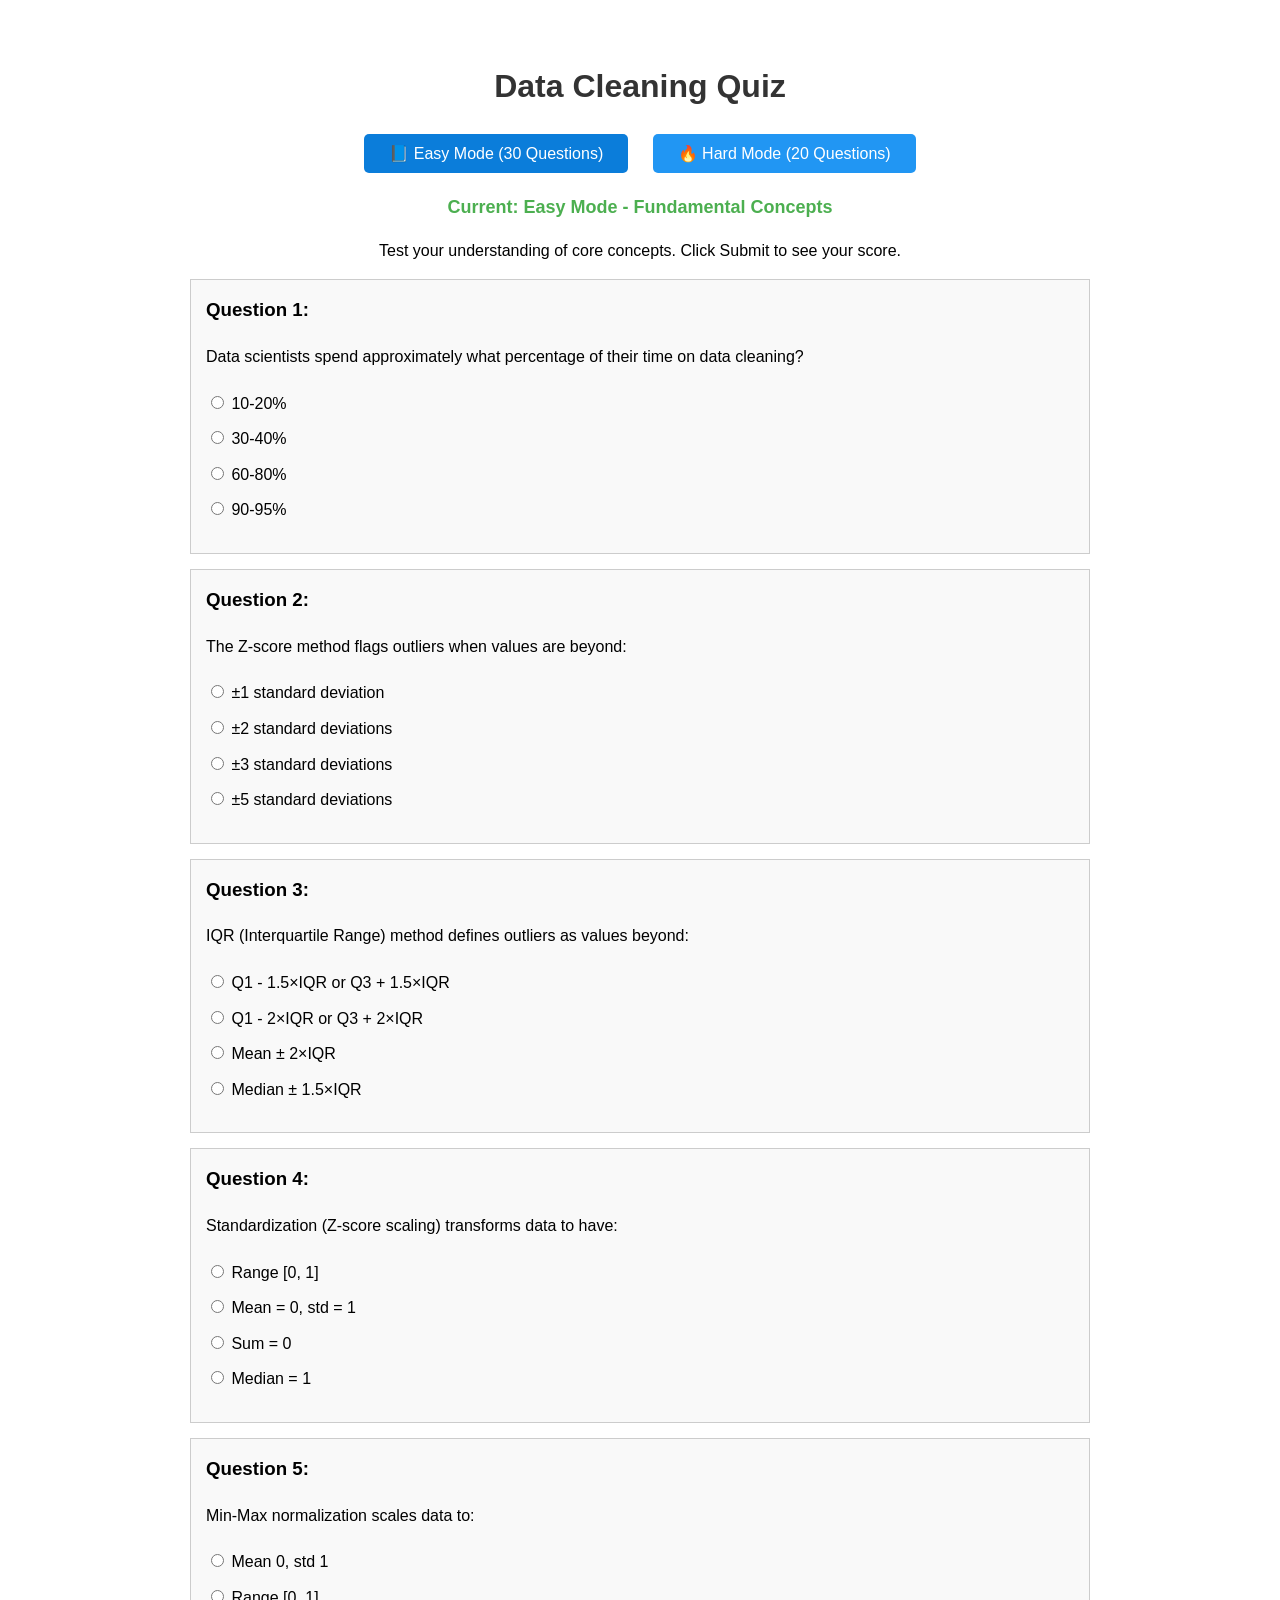
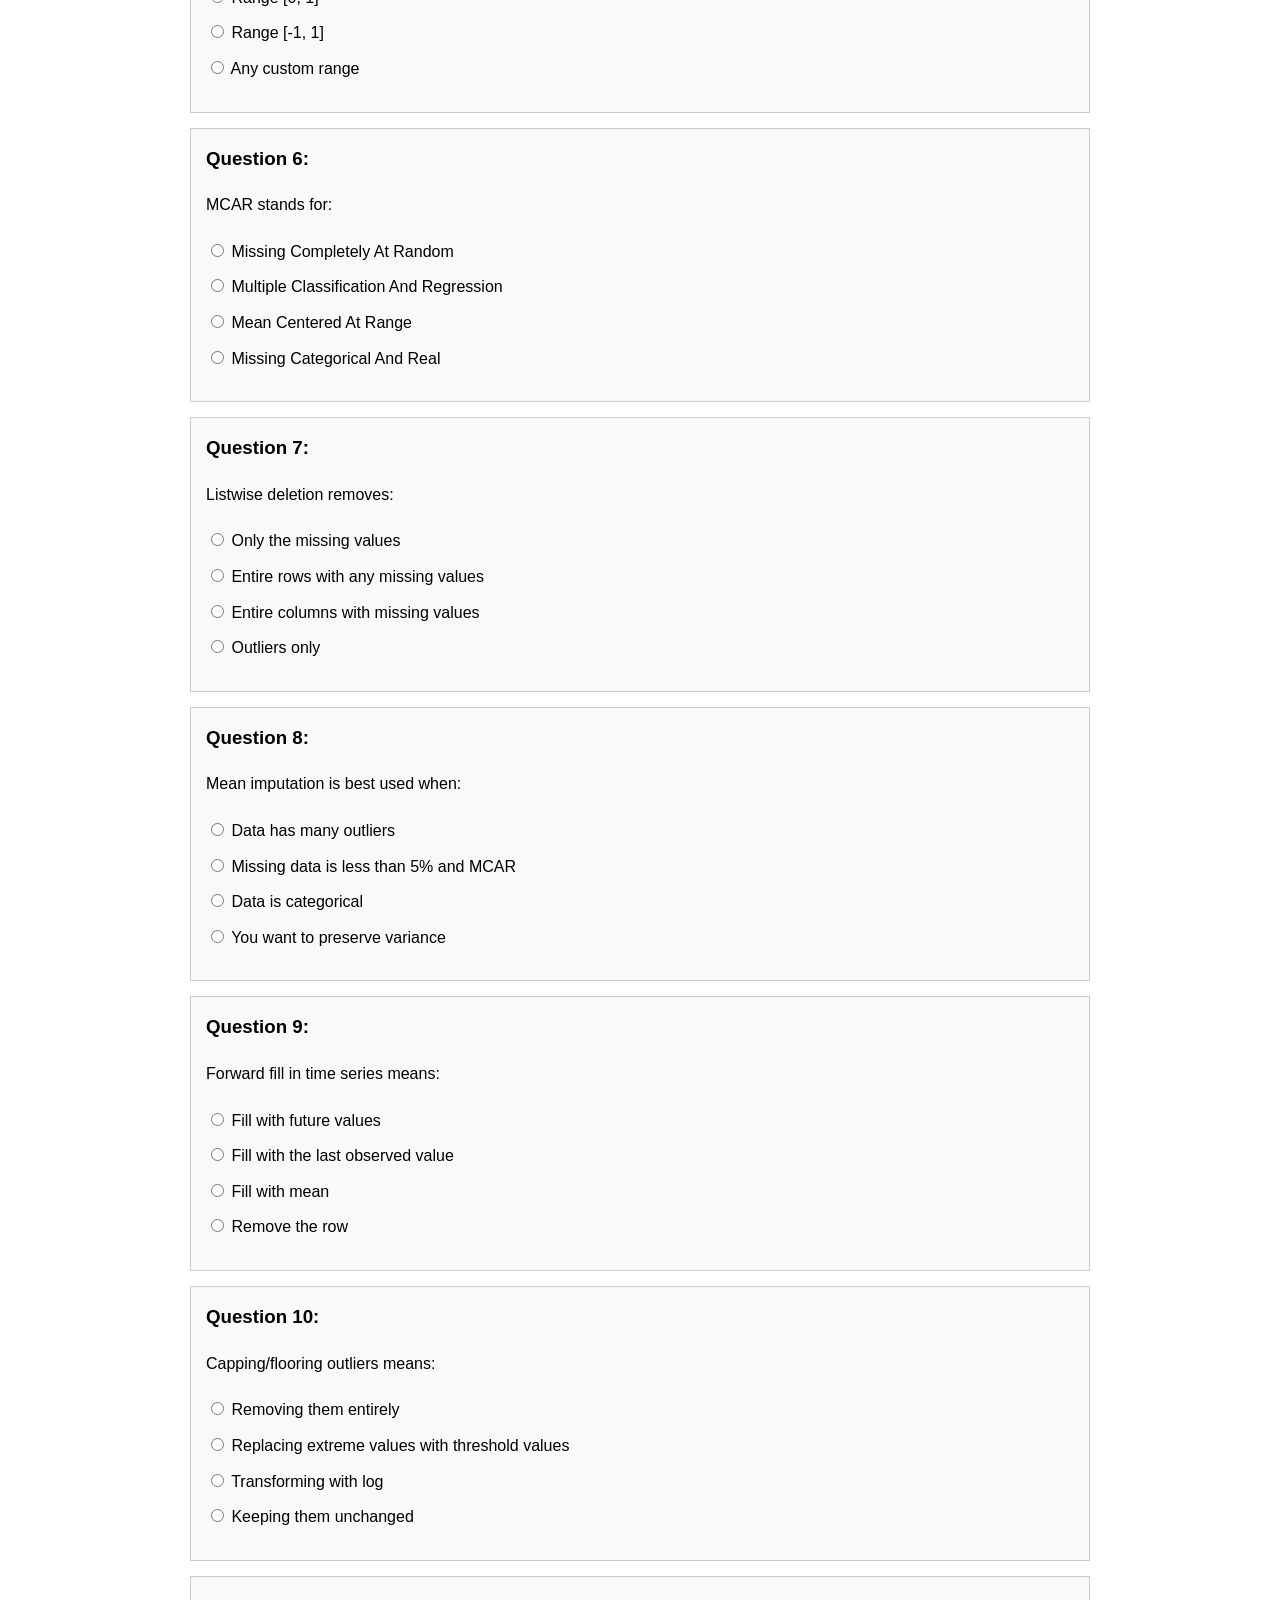
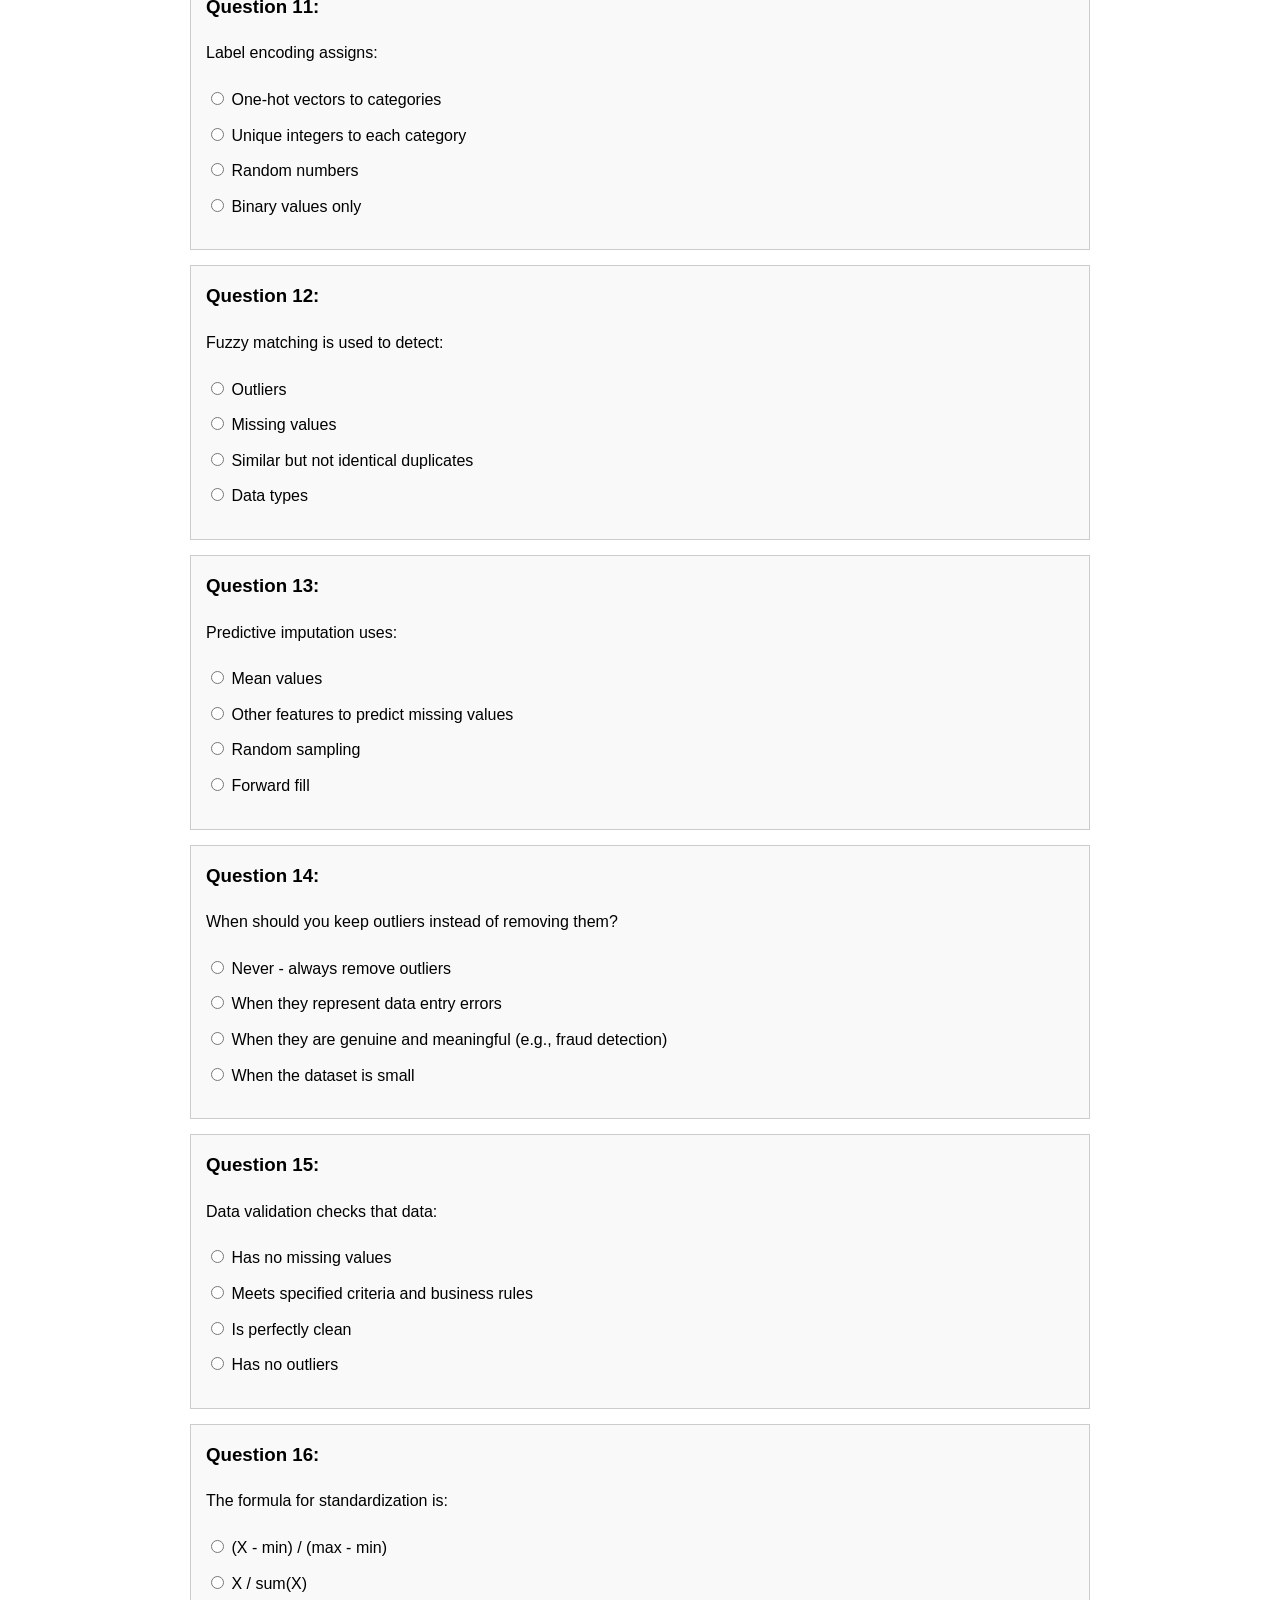
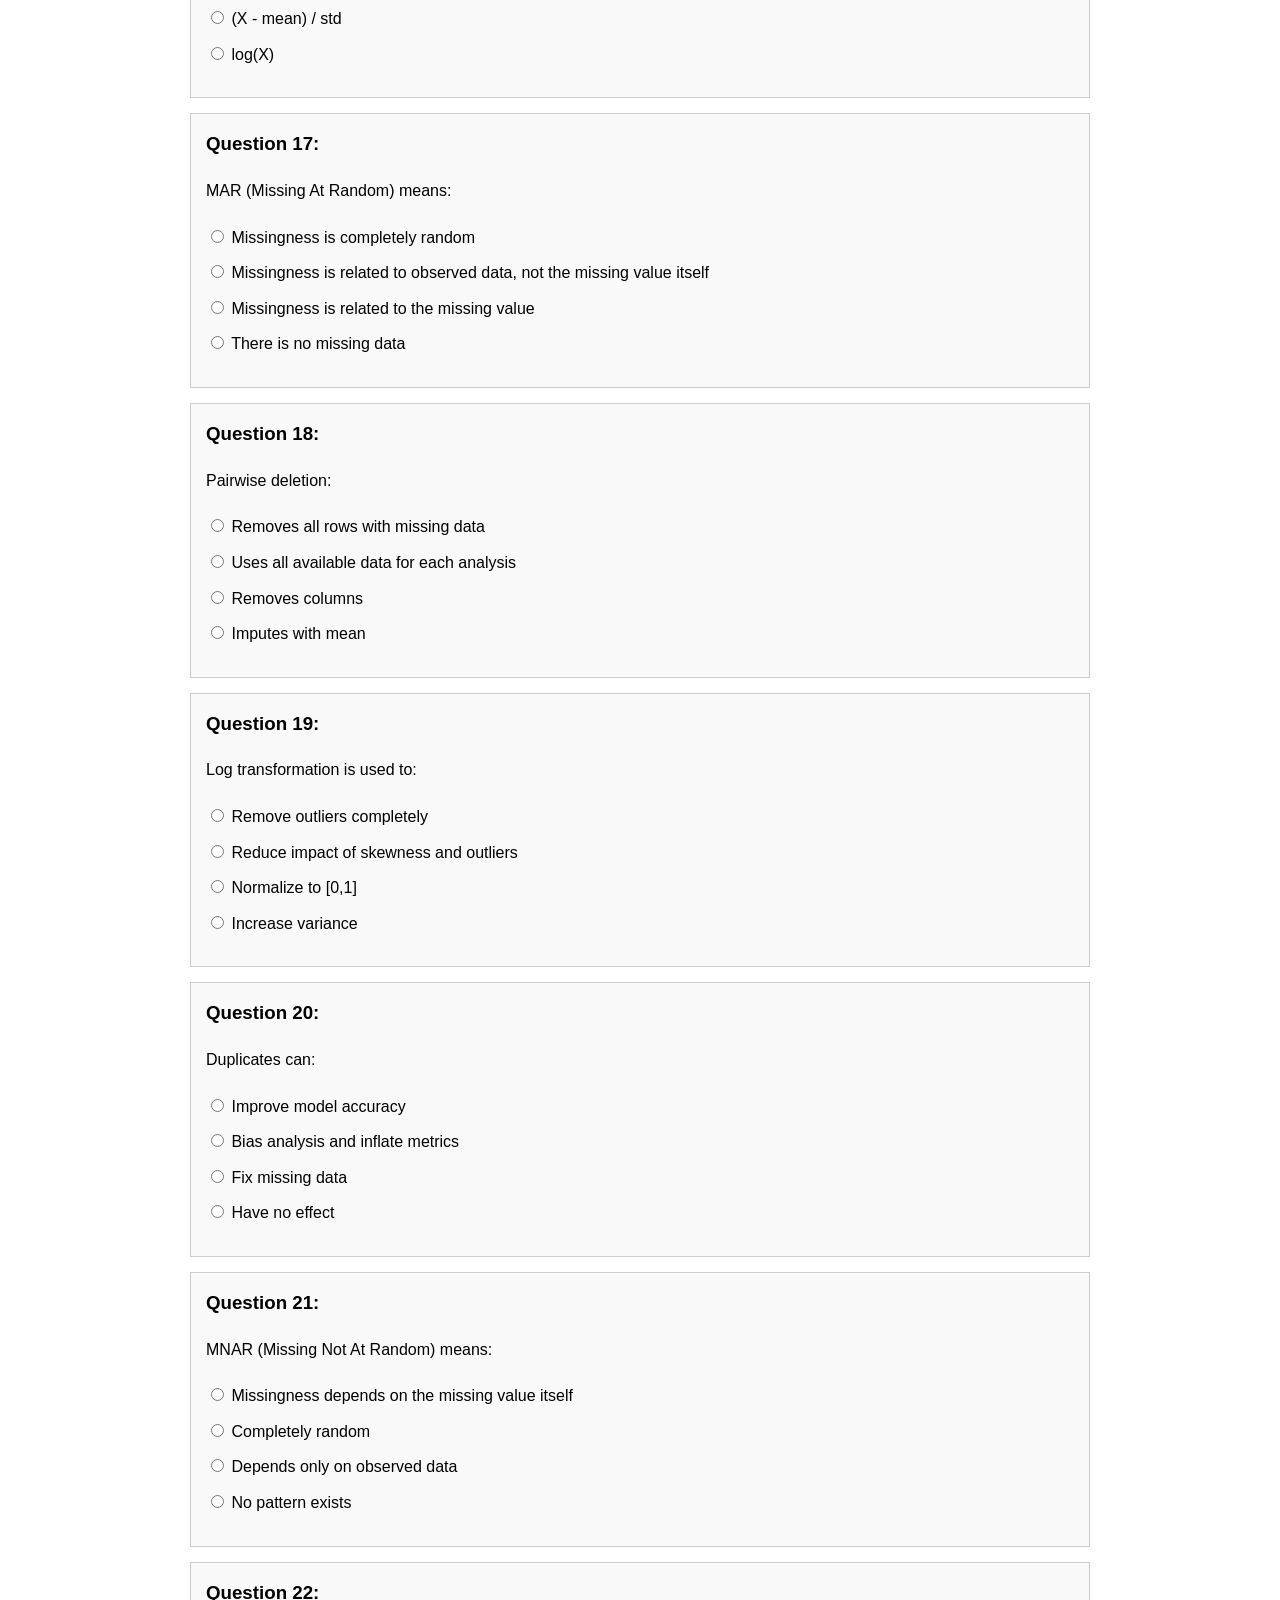
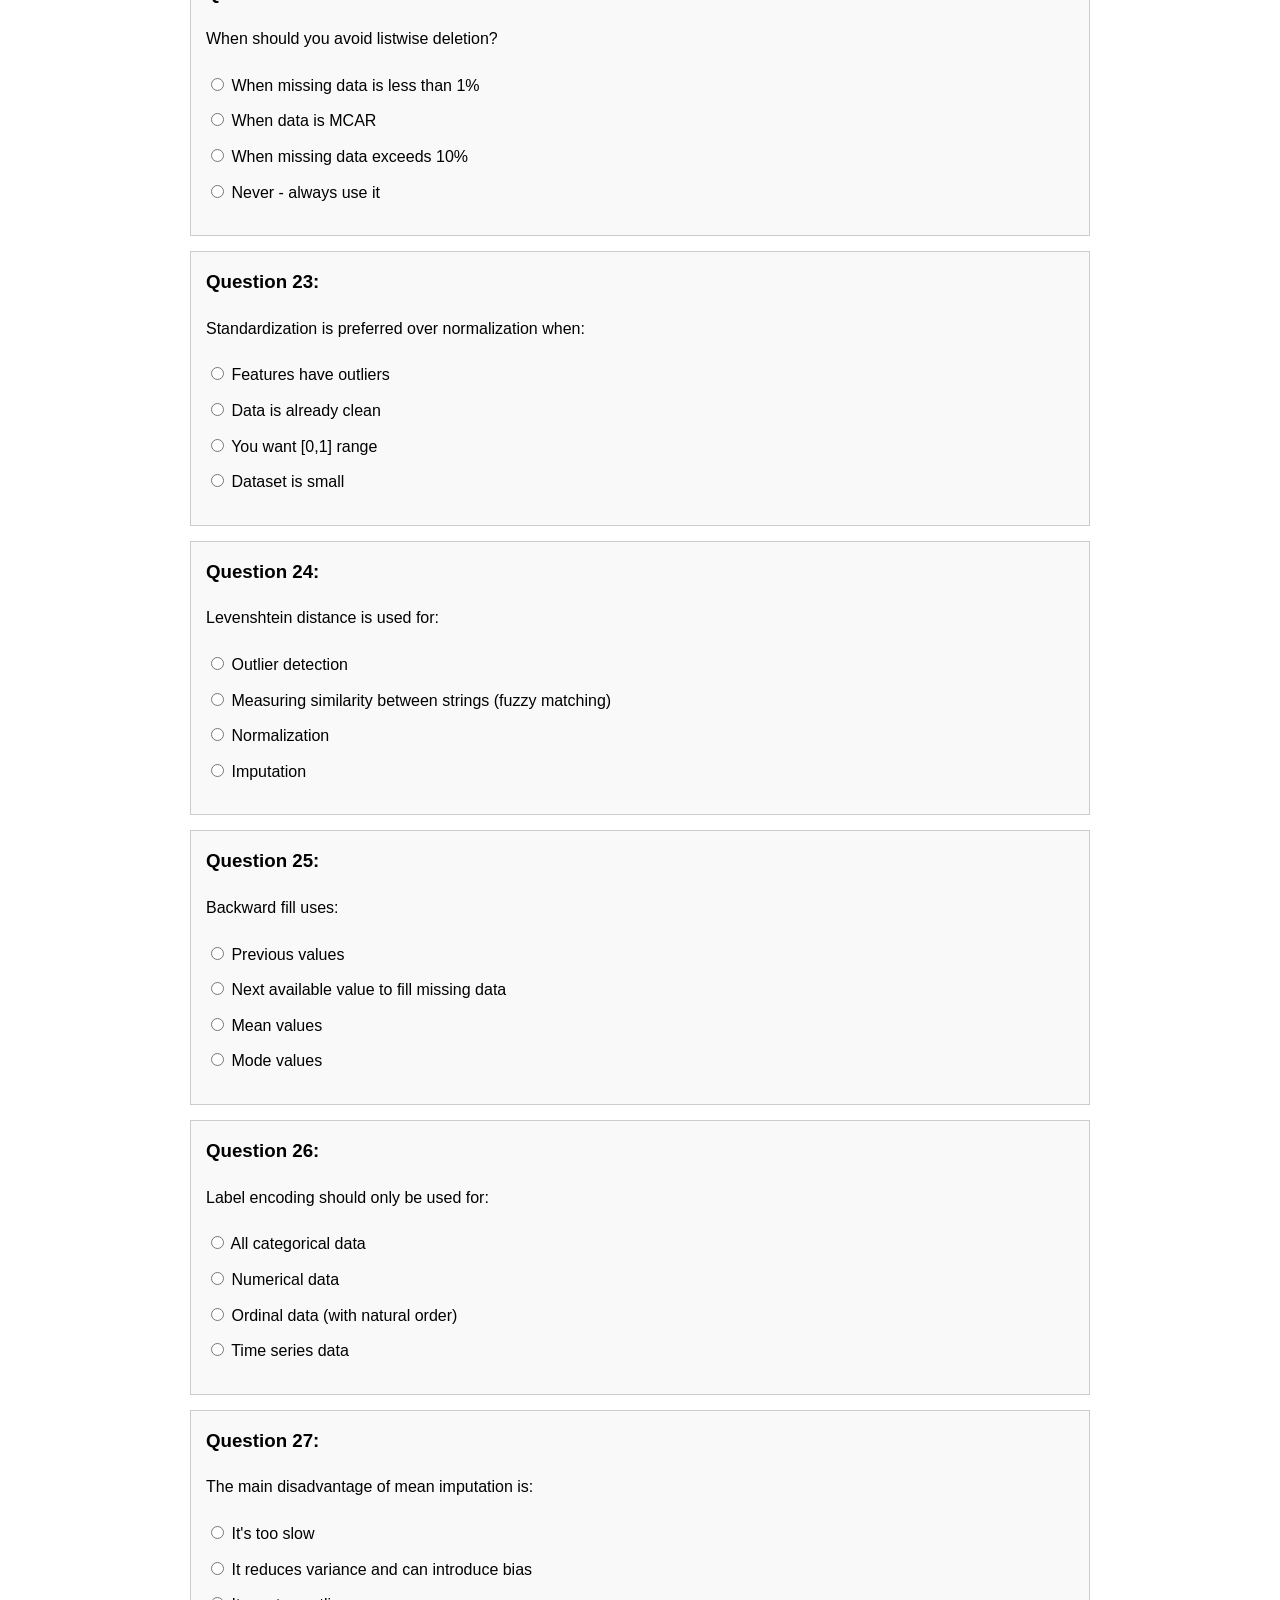
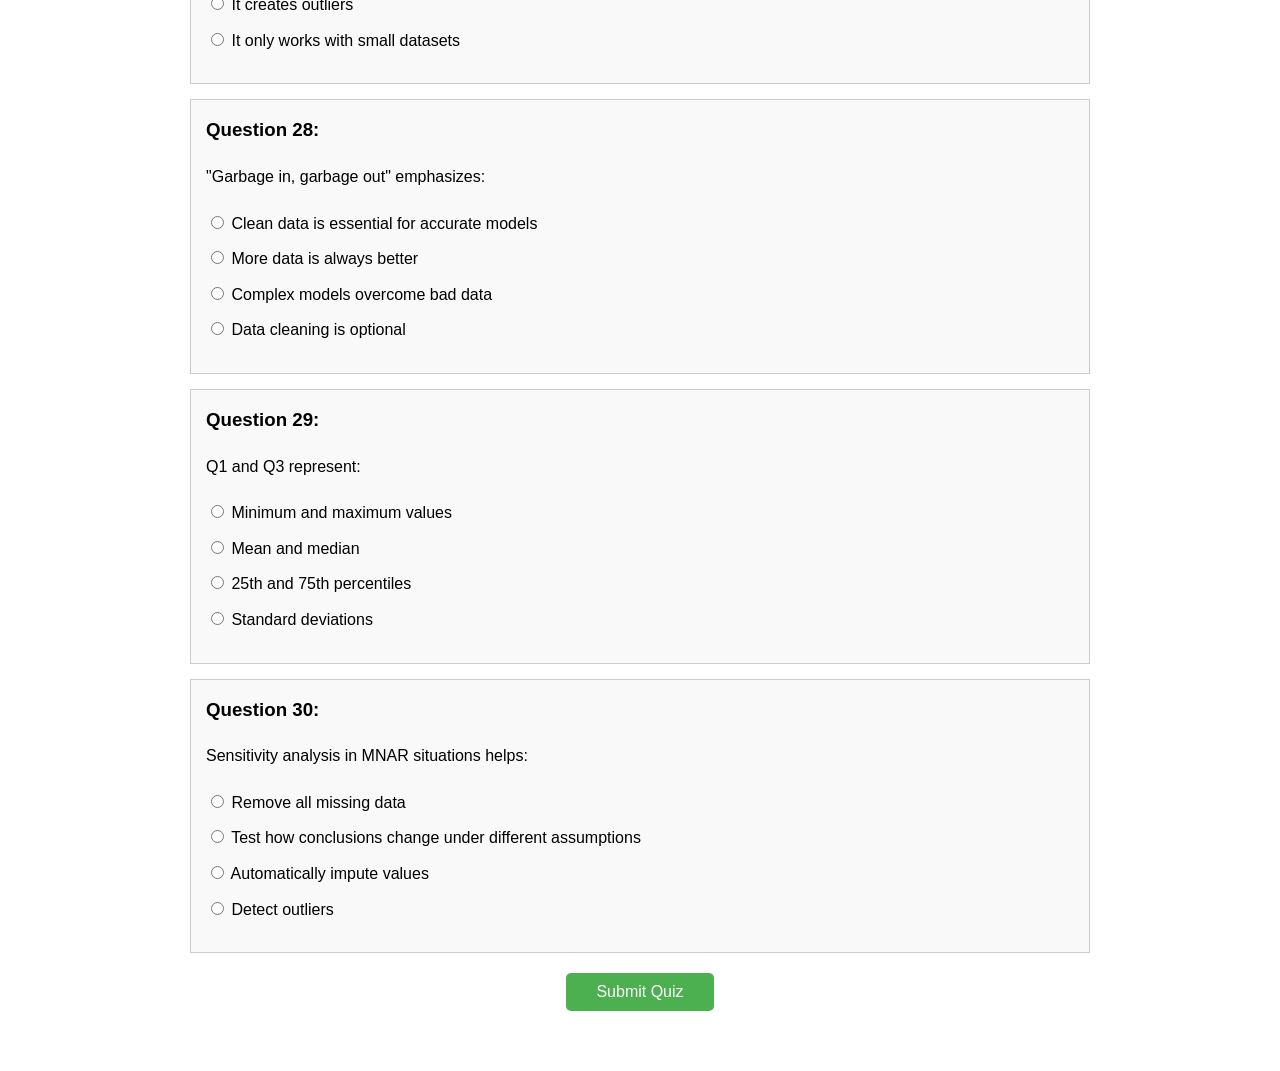
<file: html/quiz_data_cleaning.html>
<!DOCTYPE html>
<html>
<head>
    <meta charset="UTF-8">
    <title>Data Cleaning Quiz</title>
    <style>
        body { font-family: Arial, sans-serif; max-width: 900px; margin: 20px auto; padding: 20px; line-height: 1.6; }
        h1 { text-align: center; color: #333; }
        .mode-buttons { text-align: center; margin: 20px 0; }
        .mode-btn { background-color: #2196F3; color: white; padding: 10px 25px; border: none; cursor: pointer; font-size: 16px; margin: 0 10px; border-radius: 5px; }
        .mode-btn.active { background-color: #0b7dda; }
        .mode-btn:hover { background-color: #0b7dda; }
        .difficulty-indicator { text-align: center; font-size: 18px; margin: 15px 0; font-weight: bold; }
        .easy-mode { color: #4CAF50; }
        .hard-mode { color: #f44336; }
        .question { border: 1px solid #ccc; padding: 15px; margin: 15px 0; background-color: #f9f9f9; }
        .question h3 { margin-top: 0; }
        .options { margin: 10px 0; }
        .options label { display: block; padding: 5px 0; }
        code { background-color: #e8e8e8; padding: 2px 6px; font-family: 'Courier New', monospace; }
        button.submit { background-color: #4CAF50; color: white; padding: 10px 30px; border: none; cursor: pointer; font-size: 16px; display: block; margin: 20px auto; border-radius: 5px; }
        button.submit:hover { background-color: #45a049; }
        .feedback { margin-top: 10px; padding: 10px; display: none; }
        .correct { background-color: #d4edda; color: #155724; border: 1px solid #c3e6cb; }
        .incorrect { background-color: #f8d7da; color: #721c24; border: 1px solid #f5c6cb; }
        #score { text-align: center; font-size: 20px; font-weight: bold; margin: 20px 0; display: none; }
    </style>
</head>
<body>
    <h1>Data Cleaning Quiz</h1>
    
    <div class="mode-buttons">
        <button class="mode-btn active" onclick="switchMode('easy')">📘 Easy Mode (30 Questions)</button>
        <button class="mode-btn" onclick="switchMode('hard')">🔥 Hard Mode (20 Questions)</button>
    </div>
    
    <div class="difficulty-indicator">
        <span id="difficulty-text" class="easy-mode">Current: Easy Mode - Fundamental Concepts</span>
    </div>
    
    <p style="text-align: center;" id="instructions">Test your understanding of core concepts. Click Submit to see your score.</p>

    <div id="easy-questions">
        <div class="question" id="q1"><h3>Question 1:</h3><p>Data scientists spend approximately what percentage of their time on data cleaning?</p><div class="options"><label><input type="radio" name="q1" value="a"> 10-20%</label><label><input type="radio" name="q1" value="b"> 30-40%</label><label><input type="radio" name="q1" value="c"> 60-80%</label><label><input type="radio" name="q1" value="d"> 90-95%</label></div><div class="feedback" id="f1"></div></div>

        <div class="question" id="q2"><h3>Question 2:</h3><p>The Z-score method flags outliers when values are beyond:</p><div class="options"><label><input type="radio" name="q2" value="a"> ±1 standard deviation</label><label><input type="radio" name="q2" value="b"> ±2 standard deviations</label><label><input type="radio" name="q2" value="c"> ±3 standard deviations</label><label><input type="radio" name="q2" value="d"> ±5 standard deviations</label></div><div class="feedback" id="f2"></div></div>

        <div class="question" id="q3"><h3>Question 3:</h3><p>IQR (Interquartile Range) method defines outliers as values beyond:</p><div class="options"><label><input type="radio" name="q3" value="a"> Q1 - 1.5×IQR or Q3 + 1.5×IQR</label><label><input type="radio" name="q3" value="b"> Q1 - 2×IQR or Q3 + 2×IQR</label><label><input type="radio" name="q3" value="c"> Mean ± 2×IQR</label><label><input type="radio" name="q3" value="d"> Median ± 1.5×IQR</label></div><div class="feedback" id="f3"></div></div>

        <div class="question" id="q4"><h3>Question 4:</h3><p>Standardization (Z-score scaling) transforms data to have:</p><div class="options"><label><input type="radio" name="q4" value="a"> Range [0, 1]</label><label><input type="radio" name="q4" value="b"> Mean = 0, std = 1</label><label><input type="radio" name="q4" value="c"> Sum = 0</label><label><input type="radio" name="q4" value="d"> Median = 1</label></div><div class="feedback" id="f4"></div></div>

        <div class="question" id="q5"><h3>Question 5:</h3><p>Min-Max normalization scales data to:</p><div class="options"><label><input type="radio" name="q5" value="a"> Mean 0, std 1</label><label><input type="radio" name="q5" value="b"> Range [0, 1]</label><label><input type="radio" name="q5" value="c"> Range [-1, 1]</label><label><input type="radio" name="q5" value="d"> Any custom range</label></div><div class="feedback" id="f5"></div></div>

        <div class="question" id="q6"><h3>Question 6:</h3><p>MCAR stands for:</p><div class="options"><label><input type="radio" name="q6" value="a"> Missing Completely At Random</label><label><input type="radio" name="q6" value="b"> Multiple Classification And Regression</label><label><input type="radio" name="q6" value="c"> Mean Centered At Range</label><label><input type="radio" name="q6" value="d"> Missing Categorical And Real</label></div><div class="feedback" id="f6"></div></div>

        <div class="question" id="q7"><h3>Question 7:</h3><p>Listwise deletion removes:</p><div class="options"><label><input type="radio" name="q7" value="a"> Only the missing values</label><label><input type="radio" name="q7" value="b"> Entire rows with any missing values</label><label><input type="radio" name="q7" value="c"> Entire columns with missing values</label><label><input type="radio" name="q7" value="d"> Outliers only</label></div><div class="feedback" id="f7"></div></div>

        <div class="question" id="q8"><h3>Question 8:</h3><p>Mean imputation is best used when:</p><div class="options"><label><input type="radio" name="q8" value="a"> Data has many outliers</label><label><input type="radio" name="q8" value="b"> Missing data is less than 5% and MCAR</label><label><input type="radio" name="q8" value="c"> Data is categorical</label><label><input type="radio" name="q8" value="d"> You want to preserve variance</label></div><div class="feedback" id="f8"></div></div>

        <div class="question" id="q9"><h3>Question 9:</h3><p>Forward fill in time series means:</p><div class="options"><label><input type="radio" name="q9" value="a"> Fill with future values</label><label><input type="radio" name="q9" value="b"> Fill with the last observed value</label><label><input type="radio" name="q9" value="c"> Fill with mean</label><label><input type="radio" name="q9" value="d"> Remove the row</label></div><div class="feedback" id="f9"></div></div>

        <div class="question" id="q10"><h3>Question 10:</h3><p>Capping/flooring outliers means:</p><div class="options"><label><input type="radio" name="q10" value="a"> Removing them entirely</label><label><input type="radio" name="q10" value="b"> Replacing extreme values with threshold values</label><label><input type="radio" name="q10" value="c"> Transforming with log</label><label><input type="radio" name="q10" value="d"> Keeping them unchanged</label></div><div class="feedback" id="f10"></div></div>

        <div class="question" id="q11"><h3>Question 11:</h3><p>Label encoding assigns:</p><div class="options"><label><input type="radio" name="q11" value="a"> One-hot vectors to categories</label><label><input type="radio" name="q11" value="b"> Unique integers to each category</label><label><input type="radio" name="q11" value="c"> Random numbers</label><label><input type="radio" name="q11" value="d"> Binary values only</label></div><div class="feedback" id="f11"></div></div>

        <div class="question" id="q12"><h3>Question 12:</h3><p>Fuzzy matching is used to detect:</p><div class="options"><label><input type="radio" name="q12" value="a"> Outliers</label><label><input type="radio" name="q12" value="b"> Missing values</label><label><input type="radio" name="q12" value="c"> Similar but not identical duplicates</label><label><input type="radio" name="q12" value="d"> Data types</label></div><div class="feedback" id="f12"></div></div>

        <div class="question" id="q13"><h3>Question 13:</h3><p>Predictive imputation uses:</p><div class="options"><label><input type="radio" name="q13" value="a"> Mean values</label><label><input type="radio" name="q13" value="b"> Other features to predict missing values</label><label><input type="radio" name="q13" value="c"> Random sampling</label><label><input type="radio" name="q13" value="d"> Forward fill</label></div><div class="feedback" id="f13"></div></div>

        <div class="question" id="q14"><h3>Question 14:</h3><p>When should you keep outliers instead of removing them?</p><div class="options"><label><input type="radio" name="q14" value="a"> Never - always remove outliers</label><label><input type="radio" name="q14" value="b"> When they represent data entry errors</label><label><input type="radio" name="q14" value="c"> When they are genuine and meaningful (e.g., fraud detection)</label><label><input type="radio" name="q14" value="d"> When the dataset is small</label></div><div class="feedback" id="f14"></div></div>

        <div class="question" id="q15"><h3>Question 15:</h3><p>Data validation checks that data:</p><div class="options"><label><input type="radio" name="q15" value="a"> Has no missing values</label><label><input type="radio" name="q15" value="b"> Meets specified criteria and business rules</label><label><input type="radio" name="q15" value="c"> Is perfectly clean</label><label><input type="radio" name="q15" value="d"> Has no outliers</label></div><div class="feedback" id="f15"></div></div>

        <div class="question" id="q16"><h3>Question 16:</h3><p>The formula for standardization is:</p><div class="options"><label><input type="radio" name="q16" value="a"> (X - min) / (max - min)</label><label><input type="radio" name="q16" value="b"> X / sum(X)</label><label><input type="radio" name="q16" value="c"> (X - mean) / std</label><label><input type="radio" name="q16" value="d"> log(X)</label></div><div class="feedback" id="f16"></div></div>

        <div class="question" id="q17"><h3>Question 17:</h3><p>MAR (Missing At Random) means:</p><div class="options"><label><input type="radio" name="q17" value="a"> Missingness is completely random</label><label><input type="radio" name="q17" value="b"> Missingness is related to observed data, not the missing value itself</label><label><input type="radio" name="q17" value="c"> Missingness is related to the missing value</label><label><input type="radio" name="q17" value="d"> There is no missing data</label></div><div class="feedback" id="f17"></div></div>

        <div class="question" id="q18"><h3>Question 18:</h3><p>Pairwise deletion:</p><div class="options"><label><input type="radio" name="q18" value="a"> Removes all rows with missing data</label><label><input type="radio" name="q18" value="b"> Uses all available data for each analysis</label><label><input type="radio" name="q18" value="c"> Removes columns</label><label><input type="radio" name="q18" value="d"> Imputes with mean</label></div><div class="feedback" id="f18"></div></div>

        <div class="question" id="q19"><h3>Question 19:</h3><p>Log transformation is used to:</p><div class="options"><label><input type="radio" name="q19" value="a"> Remove outliers completely</label><label><input type="radio" name="q19" value="b"> Reduce impact of skewness and outliers</label><label><input type="radio" name="q19" value="c"> Normalize to [0,1]</label><label><input type="radio" name="q19" value="d"> Increase variance</label></div><div class="feedback" id="f19"></div></div>

        <div class="question" id="q20"><h3>Question 20:</h3><p>Duplicates can:</p><div class="options"><label><input type="radio" name="q20" value="a"> Improve model accuracy</label><label><input type="radio" name="q20" value="b"> Bias analysis and inflate metrics</label><label><input type="radio" name="q20" value="c"> Fix missing data</label><label><input type="radio" name="q20" value="d"> Have no effect</label></div><div class="feedback" id="f20"></div></div>

        <div class="question" id="q21"><h3>Question 21:</h3><p>MNAR (Missing Not At Random) means:</p><div class="options"><label><input type="radio" name="q21" value="a"> Missingness depends on the missing value itself</label><label><input type="radio" name="q21" value="b"> Completely random</label><label><input type="radio" name="q21" value="c"> Depends only on observed data</label><label><input type="radio" name="q21" value="d"> No pattern exists</label></div><div class="feedback" id="f21"></div></div>

        <div class="question" id="q22"><h3>Question 22:</h3><p>When should you avoid listwise deletion?</p><div class="options"><label><input type="radio" name="q22" value="a"> When missing data is less than 1%</label><label><input type="radio" name="q22" value="b"> When data is MCAR</label><label><input type="radio" name="q22" value="c"> When missing data exceeds 10%</label><label><input type="radio" name="q22" value="d"> Never - always use it</label></div><div class="feedback" id="f22"></div></div>

        <div class="question" id="q23"><h3>Question 23:</h3><p>Standardization is preferred over normalization when:</p><div class="options"><label><input type="radio" name="q23" value="a"> Features have outliers</label><label><input type="radio" name="q23" value="b"> Data is already clean</label><label><input type="radio" name="q23" value="c"> You want [0,1] range</label><label><input type="radio" name="q23" value="d"> Dataset is small</label></div><div class="feedback" id="f23"></div></div>

        <div class="question" id="q24"><h3>Question 24:</h3><p>Levenshtein distance is used for:</p><div class="options"><label><input type="radio" name="q24" value="a"> Outlier detection</label><label><input type="radio" name="q24" value="b"> Measuring similarity between strings (fuzzy matching)</label><label><input type="radio" name="q24" value="c"> Normalization</label><label><input type="radio" name="q24" value="d"> Imputation</label></div><div class="feedback" id="f24"></div></div>

        <div class="question" id="q25"><h3>Question 25:</h3><p>Backward fill uses:</p><div class="options"><label><input type="radio" name="q25" value="a"> Previous values</label><label><input type="radio" name="q25" value="b"> Next available value to fill missing data</label><label><input type="radio" name="q25" value="c"> Mean values</label><label><input type="radio" name="q25" value="d"> Mode values</label></div><div class="feedback" id="f25"></div></div>

        <div class="question" id="q26"><h3>Question 26:</h3><p>Label encoding should only be used for:</p><div class="options"><label><input type="radio" name="q26" value="a"> All categorical data</label><label><input type="radio" name="q26" value="b"> Numerical data</label><label><input type="radio" name="q26" value="c"> Ordinal data (with natural order)</label><label><input type="radio" name="q26" value="d"> Time series data</label></div><div class="feedback" id="f26"></div></div>

        <div class="question" id="q27"><h3>Question 27:</h3><p>The main disadvantage of mean imputation is:</p><div class="options"><label><input type="radio" name="q27" value="a"> It's too slow</label><label><input type="radio" name="q27" value="b"> It reduces variance and can introduce bias</label><label><input type="radio" name="q27" value="c"> It creates outliers</label><label><input type="radio" name="q27" value="d"> It only works with small datasets</label></div><div class="feedback" id="f27"></div></div>

        <div class="question" id="q28"><h3>Question 28:</h3><p>"Garbage in, garbage out" emphasizes:</p><div class="options"><label><input type="radio" name="q28" value="a"> Clean data is essential for accurate models</label><label><input type="radio" name="q28" value="b"> More data is always better</label><label><input type="radio" name="q28" value="c"> Complex models overcome bad data</label><label><input type="radio" name="q28" value="d"> Data cleaning is optional</label></div><div class="feedback" id="f28"></div></div>

        <div class="question" id="q29"><h3>Question 29:</h3><p>Q1 and Q3 represent:</p><div class="options"><label><input type="radio" name="q29" value="a"> Minimum and maximum values</label><label><input type="radio" name="q29" value="b"> Mean and median</label><label><input type="radio" name="q29" value="c"> 25th and 75th percentiles</label><label><input type="radio" name="q29" value="d"> Standard deviations</label></div><div class="feedback" id="f29"></div></div>

        <div class="question" id="q30"><h3>Question 30:</h3><p>Sensitivity analysis in MNAR situations helps:</p><div class="options"><label><input type="radio" name="q30" value="a"> Remove all missing data</label><label><input type="radio" name="q30" value="b"> Test how conclusions change under different assumptions</label><label><input type="radio" name="q30" value="c"> Automatically impute values</label><label><input type="radio" name="q30" value="d"> Detect outliers</label></div><div class="feedback" id="f30"></div></div>
    </div>

    <div id="hard-questions" style="display: none;">
        <div class="question" id="hq1"><h3>Question 1:</h3><p>You're detecting credit card fraud. Should you remove outliers in transaction amounts?</p><div class="options"><label><input type="radio" name="hq1" value="a"> Yes - outliers always indicate errors</label><label><input type="radio" name="hq1" value="b"> No - outliers ARE the fraud signal you're looking for</label><label><input type="radio" name="hq1" value="c"> Yes - they'll hurt model performance</label><label><input type="radio" name="hq1" value="d"> Only if they're beyond 3 standard deviations</label></div><div class="feedback" id="hf1"></div></div>

        <div class="question" id="hq2"><h3>Question 2:</h3><p>High earners refuse to disclose salary in a survey. This is an example of:</p><div class="options"><label><input type="radio" name="hq2" value="a"> MCAR - completely random</label><label><input type="radio" name="hq2" value="b"> MAR - related to age</label><label><input type="radio" name="hq2" value="c"> MNAR - missingness related to the salary value itself</label><label><input type="radio" name="hq2" value="d"> Not a missing data problem</label></div><div class="feedback" id="hf2"></div></div>

        <div class="question" id="hq3"><h3>Question 3:</h3><p>You fill all missing ages with the mean age (35). What's the problem?</p><div class="options"><label><input type="radio" name="hq3" value="a"> It's the best approach</label><label><input type="radio" name="hq3" value="b"> Artificially reduces variance; everyone clusters at 35</label><label><input type="radio" name="hq3" value="c"> Mean is always wrong</label><label><input type="radio" name="hq3" value="d"> Should use median instead</label></div><div class="feedback" id="hf3"></div></div>

        <div class="question" id="hq4"><h3>Question 4:</h3><p>You use label encoding on colors [Red, Blue, Green] → [0, 1, 2]. Why is this dangerous?</p><div class="options"><label><input type="radio" name="hq4" value="a"> It's perfectly fine</label><label><input type="radio" name="hq4" value="b"> Model may interpret ordering (Blue > Red) that doesn't exist</label><label><input type="radio" name="hq4" value="c"> Colors should always be text</label><label><input type="radio" name="hq4" value="d"> Numbers are too small</label></div><div class="feedback" id="hf4"></div></div>

        <div class="question" id="hq5"><h3>Question 5:</h3><p>IQR method vs Z-score: when is IQR better?</p><div class="options"><label><input type="radio" name="hq5" value="a"> Never - Z-score is always superior</label><label><input type="radio" name="hq5" value="b"> When data is not normally distributed; IQR is robust to skewness</label><label><input type="radio" name="hq5" value="c"> Only for small datasets</label><label><input type="radio" name="hq5" value="d"> When you have no outliers</label></div><div class="feedback" id="hf5"></div></div>

        <div class="question" id="hq6"><h3>Question 6:</h3><p>You standardize training data. How should you handle test data?</p><div class="options"><label><input type="radio" name="hq6" value="a"> Standardize test data using its own mean/std</label><label><input type="radio" name="hq6" value="b"> Use training data's mean/std to standardize test data</label><label><input type="radio" name="hq6" value="c"> Don't standardize test data at all</label><label><input type="radio" name="hq6" value="d"> Combine train and test, then standardize</label></div><div class="feedback" id="hf6"></div></div>

        <div class="question" id="hq7"><h3>Question 7:</h3><p>Your dataset has 1000 rows, 200 have missing values. Using listwise deletion leaves 800 rows. What's the risk?</p><div class="options"><label><input type="radio" name="hq7" value="a"> No risk - perfectly fine</label><label><input type="radio" name="hq7" value="b"> Lost 20% of data; if missing isn't random, introduces bias</label><label><input type="radio" name="hq7" value="c"> Too much data remains</label><label><input type="radio" name="hq7" value="d"> Should remove more rows</label></div><div class="feedback" id="hf7"></div></div>

        <div class="question" id="hq8"><h3>Question 8:</h3><p>Feature A: [1, 2, 3], Feature B: [1000, 2000, 3000]. Without scaling, what happens in gradient descent?</p><div class="options"><label><input type="radio" name="hq8" value="a"> Perfect convergence</label><label><input type="radio" name="hq8" value="b"> Slower convergence; oscillates more in Feature B direction</label><label><input type="radio" name="hq8" value="c"> Faster convergence</label><label><input type="radio" name="hq8" value="d"> No effect</label></div><div class="feedback" id="hf8"></div></div>

        <div class="question" id="hq9"><h3>Question 9:</h3><p>You have ordinal data [Low, Medium, High]. Best encoding approach?</p><div class="options"><label><input type="radio" name="hq9" value="a"> One-hot encoding always</label><label><input type="radio" name="hq9" value="b"> Label encoding [0, 1, 2] is appropriate here (order matters)</label><label><input type="radio" name="hq9" value="c"> Leave as text</label><label><input type="radio" name="hq9" value="d"> Random integers</label></div><div class="feedback" id="hf9"></div></div>

        <div class="question" id="hq10"><h3>Question 10:</h3><p>Capping outliers at 95th percentile vs removing them - key difference?</p><div class="options"><label><input type="radio" name="hq10" value="a"> No difference</label><label><input type="radio" name="hq10" value="b"> Capping keeps data points; removal loses information entirely</label><label><input type="radio" name="hq10" value="c"> Capping is always worse</label><label><input type="radio" name="hq10" value="d"> Removal is faster</label></div><div class="feedback" id="hf10"></div></div>

        <div class="question" id="hq11"><h3>Question 11:</h3><p>Forward fill makes sense for time series but dangerous for what type of data?</p><div class="options"><label><input type="radio" name="hq11" value="a"> Stock prices</label><label><input type="radio" name="hq11" value="b"> Cross-sectional survey data (no time relationship)</label><label><input type="radio" name="hq11" value="c"> Temperature readings</label><label><input type="radio" name="hq11" value="d"> Sensor data</label></div><div class="feedback" id="hf11"></div></div>

        <div class="question" id="hq12"><h3>Question 12:</h3><p>You find duplicate customer records with slightly different addresses. What should you do?</p><div class="options"><label><input type="radio" name="hq12" value="a"> Delete all duplicates immediately</label><label><input type="radio" name="hq12" value="b"> Use fuzzy matching to identify, then merge carefully</label><label><input type="radio" name="hq12" value="c"> Keep all - more data is better</label><label><input type="radio" name="hq12" value="d"> Delete the first occurrence</label></div><div class="feedback" id="hf12"></div></div>

        <div class="question" id="hq13"><h3>Question 13:</h3><p>Z-score gives you value of 4.5. Assuming normal distribution, this is:</p><div class="options"><label><input type="radio" name="hq13" value="a"> Normal value</label><label><input type="radio" name="hq13" value="b"> Moderate outlier</label><label><input type="radio" name="hq13" value="c"> Extreme outlier (very rare)</label><label><input type="radio" name="hq13" value="d"> Impossible value</label></div><div class="feedback" id="hf13"></div></div>

        <div class="question" id="hq14"><h3>Question 14:</h3><p>Predictive imputation vs mean imputation - when is predictive better?</p><div class="options"><label><input type="radio" name="hq14" value="a"> Never - mean is always best</label><label><input type="radio" name="hq14" value="b"> When missing values correlate with other features</label><label><input type="radio" name="hq14" value="c"> When dataset is small</label><label><input type="radio" name="hq14" value="d"> Only for categorical data</label></div><div class="feedback" id="hf14"></div></div>

        <div class="question" id="hq15"><h3>Question 15:</h3><p>Min-max normalization maps data to [0,1]. If you get a new test value LARGER than training max, what happens?</p><div class="options"><label><input type="radio" name="hq15" value="a"> Error occurs</label><label><input type="radio" name="hq15" value="b"> It gets normalized to a value > 1</label><label><input type="radio" name="hq15" value="c"> It becomes 1</label><label><input type="radio" name="hq15" value="d"> Automatically removed</label></div><div class="feedback" id="hf15"></div></div>

        <div class="question" id="hq16"><h3>Question 16:</h3><p>You remove ALL rows with ANY missing data (30% of dataset gone). Later, test performance is poor. Why?</p><div class="options"><label><input type="radio" name="hq16" value="a"> Should have removed more</label><label><input type="radio" name="hq16" value="b"> Lost important patterns; if missingness wasn't random, introduced bias</label><label><input type="radio" name="hq16" value="c"> Model is too simple</label><label><input type="radio" name="hq16" value="d"> Need more features</label></div><div class="feedback" id="hf16"></div></div>

        <div class="question" id="hq17"><h3>Question 17:</h3><p>Standardization creates negative values. Is this a problem?</p><div class="options"><label><input type="radio" name="hq17" value="a"> Yes - must be [0,1]</label><label><input type="radio" name="hq17" value="b"> No - standardization centers at 0, negatives are expected and fine</label><label><input type="radio" name="hq17" value="c"> Yes - indicates errors</label><label><input type="radio" name="hq17" value="d"> Only a problem for neural networks</label></div><div class="feedback" id="hf17"></div></div>

        <div class="question" id="hq18"><h3>Question 18:</h3><p>IQR = Q3 - Q1 = 20. Lower fence = Q1 - 1.5×20 = 10. You have a value of 5. This is:</p><div class="options"><label><input type="radio" name="hq18" value="a"> Normal value</label><label><input type="radio" name="hq18" value="b"> Outlier (below lower fence)</label><label><input type="radio" name="hq18" value="c"> Exactly at the fence</label><label><input type="radio" name="hq18" value="d"> Impossible to determine</label></div><div class="feedback" id="hf18"></div></div>

        <div class="question" id="hq19"><h3>Question 19:</h3><p>Age = 200 years in your dataset. Best action?</p><div class="options"><label><input type="radio" name="hq19" value="a"> Keep it - might be real</label><label><input type="radio" name="hq19" value="b"> Remove row - obvious data entry error</label><label><input type="radio" name="hq19" value="c"> Cap at 95th percentile</label><label><input type="radio" name="hq19" value="d"> Apply log transformation</label></div><div class="feedback" id="hf19"></div></div>

        <div class="question" id="hq20"><h3>Question 20:</h3><p>You have 5 features, 10% missing in each independently. After listwise deletion, approximately how much data remains?</p><div class="options"><label><input type="radio" name="hq20" value="a"> 90%</label><label><input type="radio" name="hq20" value="b"> 50%</label><label><input type="radio" name="hq20" value="c"> 59% (0.9^5 ≈ 0.59)</label><label><input type="radio" name="hq20" value="d"> 100%</label></div><div class="feedback" id="hf20"></div></div>
    </div>

    <button class="submit" onclick="submitQuiz()">Submit Quiz</button>
    <div id="score"></div>

    <script>
        let currentMode = 'easy';
        
        const easyAnswers = {q1:"c",q2:"c",q3:"a",q4:"b",q5:"b",q6:"a",q7:"b",q8:"b",q9:"b",q10:"b",q11:"b",q12:"c",q13:"b",q14:"c",q15:"b",q16:"c",q17:"b",q18:"b",q19:"b",q20:"b",q21:"a",q22:"c",q23:"a",q24:"b",q25:"b",q26:"c",q27:"b",q28:"a",q29:"c",q30:"b"};
        
        const hardAnswers = {hq1:"b",hq2:"c",hq3:"b",hq4:"b",hq5:"b",hq6:"b",hq7:"b",hq8:"b",hq9:"b",hq10:"b",hq11:"b",hq12:"b",hq13:"c",hq14:"b",hq15:"b",hq16:"b",hq17:"b",hq18:"b",hq19:"b",hq20:"c"};
        
        const easyExplanations = {
            q1:"Data scientists spend 60-80% of their time on data cleaning.",
            q2:"Z-score method flags outliers beyond ±3 standard deviations.",
            q3:"IQR method: outliers are beyond Q1 - 1.5×IQR or Q3 + 1.5×IQR.",
            q4:"Standardization creates mean = 0 and std = 1.",
            q5:"Min-max normalization scales to [0, 1].",
            q6:"MCAR = Missing Completely At Random.",
            q7:"Listwise deletion removes entire rows with any missing values.",
            q8:"Mean imputation works best with <5% missing data that's MCAR.",
            q9:"Forward fill uses the last observed value to fill gaps.",
            q10:"Capping/flooring replaces extreme values with threshold values.",
            q11:"Label encoding assigns unique integers to categories.",
            q12:"Fuzzy matching detects similar but not identical duplicates.",
            q13:"Predictive imputation uses other features to predict missing values.",
            q14:"Keep outliers when they're genuine and meaningful (like fraud cases).",
            q15:"Data validation checks if data meets specified criteria and business rules.",
            q16:"Standardization formula: (X - mean) / std.",
            q17:"MAR: missingness related to observed data, not the missing value itself.",
            q18:"Pairwise deletion uses all available data for each analysis.",
            q19:"Log transformation reduces impact of skewness and outliers.",
            q20:"Duplicates bias analysis and inflate metrics.",
            q21:"MNAR: missingness depends on the missing value itself.",
            q22:"Avoid listwise deletion when missing data exceeds 10%.",
            q23:"Standardization preferred when features have outliers.",
            q24:"Levenshtein distance measures string similarity for fuzzy matching.",
            q25:"Backward fill uses next available value.",
            q26:"Label encoding should only be used for ordinal data (natural order).",
            q27:"Mean imputation reduces variance and can introduce bias.",
            q28:"Clean data is essential for accurate models (GIGO principle).",
            q29:"Q1 and Q3 are 25th and 75th percentiles.",
            q30:"Sensitivity analysis tests how conclusions change under different assumptions."
        };
        
        const hardExplanations = {
            hq1:"In fraud detection, outliers ARE the signal! Unusual transactions are exactly what you're trying to find. Removing them defeats the purpose.",
            hq2:"This is MNAR because the missingness (refusing to disclose) is directly related to the value itself (being a high earner). Classic MNAR example.",
            hq3:"Mean imputation artificially reduces variance - all missing values become 35, creating an unrealistic spike. Real ages have natural spread.",
            hq4:"Label encoding nominal data (no order) makes the model think Green(2) > Blue(1) > Red(0), creating false relationships. Use one-hot for nominal data.",
            hq5:"IQR is robust to outliers and doesn't assume normal distribution. Z-score assumes normality and is sensitive to extreme values.",
            hq6:"CRITICAL: Use training statistics on test data to avoid data leakage. Test data's own statistics would give falsely optimistic results.",
            hq7:"Losing 20% of data is significant. If those 200 rows aren't randomly missing, you've introduced systematic bias into your dataset.",
            hq8:"Large differences in feature scales cause gradient descent to oscillate more in the direction of larger-scale features, slowing convergence.",
            hq9:"For ordinal data (Low < Medium < High), the ordering is meaningful, so label encoding [0,1,2] correctly preserves that relationship.",
            hq10:"Capping keeps all data points but limits extreme values. Removal loses those observations entirely, which might lose important information.",
            hq11:"Forward fill assumes temporal continuity. For cross-sectional data (no time relationship), filling with previous row's value is meaningless.",
            hq12:"Similar addresses likely represent same customer. Use fuzzy matching (Levenshtein distance) to identify, then merge records carefully to avoid information loss.",
            hq13:"Z-score of 4.5 is extremely rare (>99.999% percentile). This is a very extreme outlier.",
            hq14:"Predictive imputation leverages correlations with other features. If age correlates with income/education, use those to predict missing ages.",
            hq15:"Min-max doesn't clip values. A test value larger than training max will be normalized to >1, which might cause issues with some models.",
            hq16:"If missing data isn't random (MCAR), deleting those rows removes important patterns, creating sample selection bias.",
            hq17:"Standardization centers at mean=0, so values below mean become negative. This is perfectly fine and expected.",
            hq18:"Value of 5 is below the lower fence of 10, making it an outlier by IQR method.",
            hq19:"Age of 200 is clearly a data entry error (typo: maybe 20.0?). Remove or correct it - it's not a real value.",
            hq20:"With 10% missing per feature independently, keeping only complete cases: 0.9 × 0.9 × 0.9 × 0.9 × 0.9 = 0.9^5 ≈ 59%."
        };

        function switchMode(mode) {
            currentMode = mode;
            const easyDiv = document.getElementById('easy-questions');
            const hardDiv = document.getElementById('hard-questions');
            const diffText = document.getElementById('difficulty-text');
            const instructions = document.getElementById('instructions');
            const buttons = document.querySelectorAll('.mode-btn');
            
            document.getElementById('score').style.display = 'none';
            document.querySelectorAll('.feedback').forEach(f => f.style.display = 'none');
            document.querySelectorAll('input[type="radio"]').forEach(r => r.checked = false);
            
            if (mode === 'easy') {
                easyDiv.style.display = 'block';
                hardDiv.style.display = 'none';
                diffText.className = 'easy-mode';
                diffText.textContent = 'Current: Easy Mode - Fundamental Concepts';
                instructions.textContent = 'Test your understanding of core concepts. Click Submit to see your score.';
                buttons[0].classList.add('active');
                buttons[1].classList.remove('active');
            } else {
                easyDiv.style.display = 'none';
                hardDiv.style.display = 'block';
                diffText.className = 'hard-mode';
                diffText.textContent = 'Current: Hard Mode - Tricky Conceptual Questions';
                instructions.textContent = 'Advanced questions testing deep understanding and edge cases. Good luck!';
                buttons[1].classList.add('active');
                buttons[0].classList.remove('active');
            }
            
            window.scrollTo(0, 0);
        }

        function submitQuiz() {
            const answers = currentMode === 'easy' ? easyAnswers : hardAnswers;
            const explanations = currentMode === 'easy' ? easyExplanations : hardExplanations;
            let correct = 0;
            const total = Object.keys(answers).length;
            const prefix = currentMode === 'easy' ? 'f' : 'hf';

            for (let q in answers) {
                const selected = document.querySelector(`input[name="${q}"]:checked`);
                const qNum = currentMode === 'easy' ? q.substring(1) : q.substring(2);
                const feedback = document.getElementById(prefix + qNum);

                if (selected) {
                    if (selected.value === answers[q]) {
                        correct++;
                        feedback.className = "feedback correct";
                        feedback.textContent = "✓ Correct! " + explanations[q];
                    } else {
                        feedback.className = "feedback incorrect";
                        feedback.textContent = "✗ Incorrect. The correct answer is " + answers[q].toUpperCase() + ". " + explanations[q];
                    }
                } else {
                    feedback.className = "feedback incorrect";
                    feedback.textContent = "✗ No answer selected. The correct answer is " + answers[q].toUpperCase() + ". " + explanations[q];
                }
                feedback.style.display = "block";
            }

            const percentage = ((correct / total) * 100).toFixed(1);
            const scoreDiv = document.getElementById("score");
            scoreDiv.textContent = `Your Score: ${correct}/${total} (${percentage}%)`;
            scoreDiv.style.display = "block";
            window.scrollTo(0, 0);
        }
    </script>
</body>
</html>
</file>
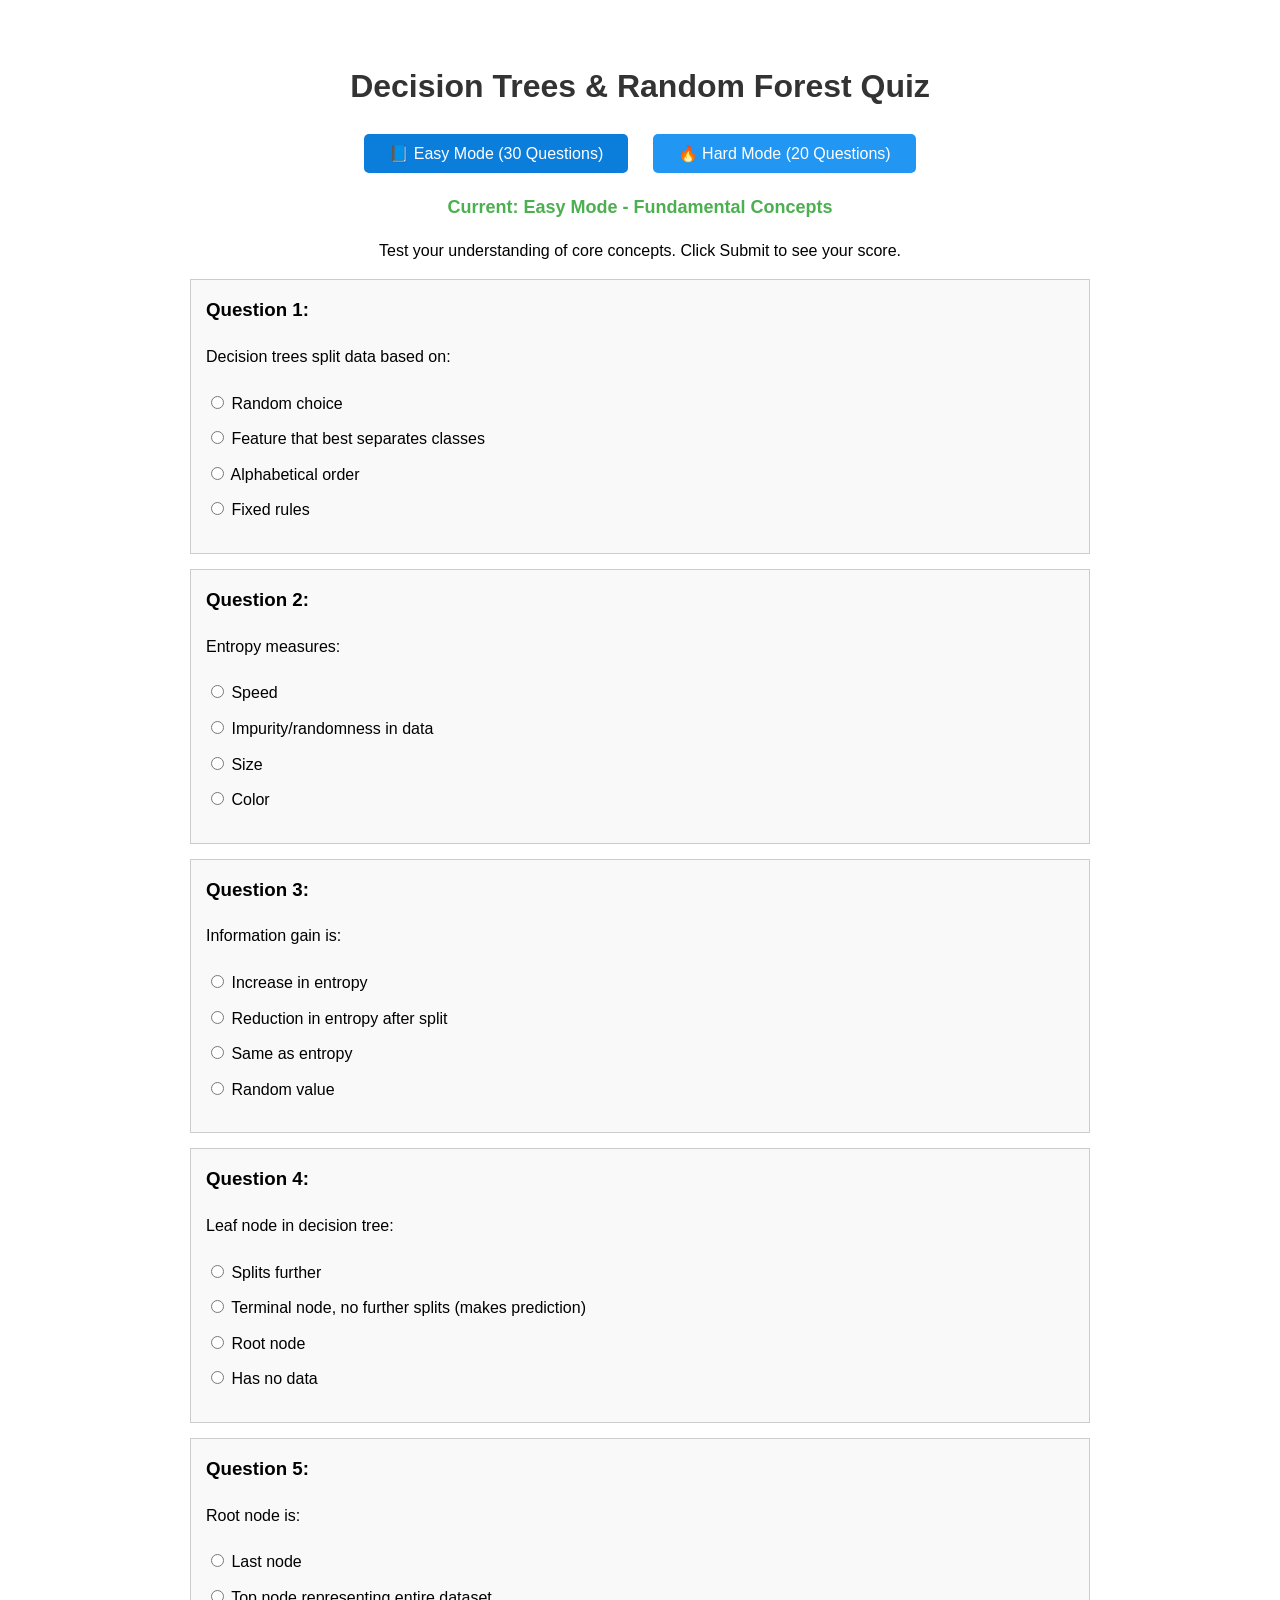
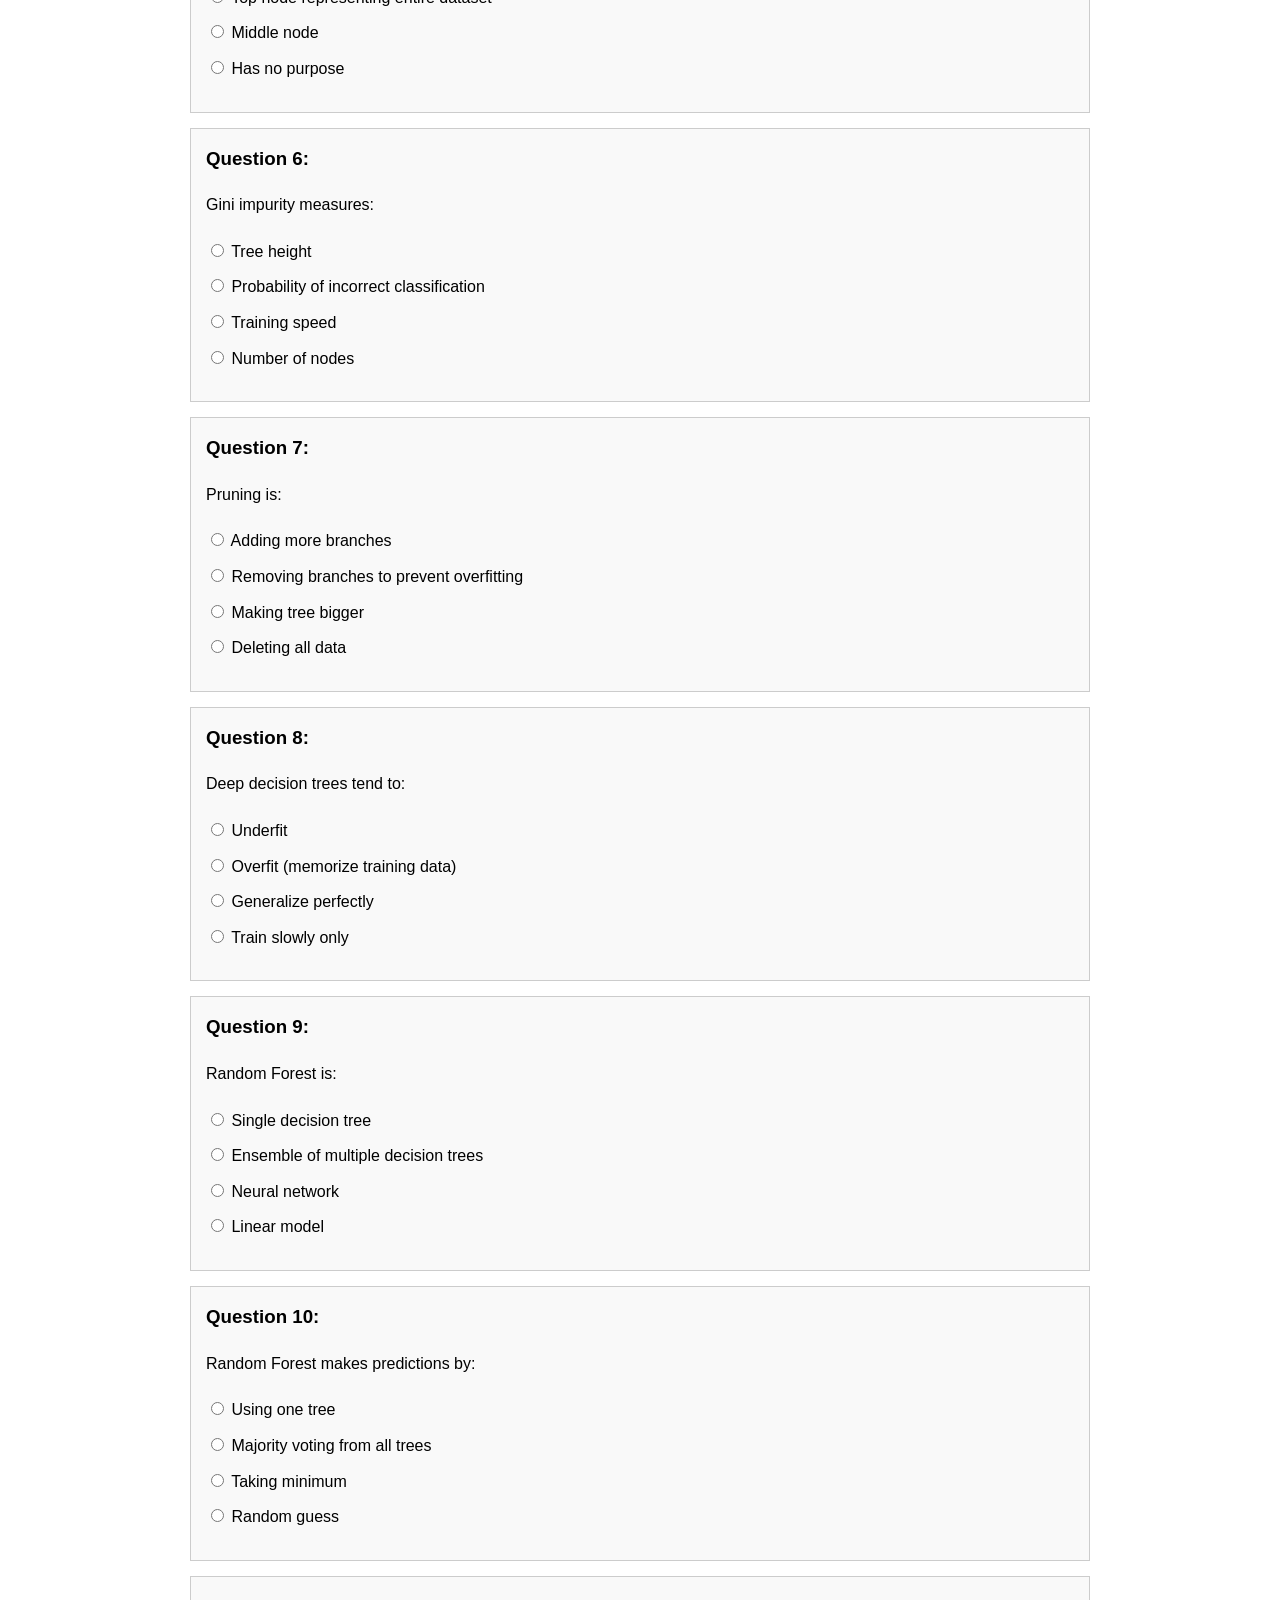
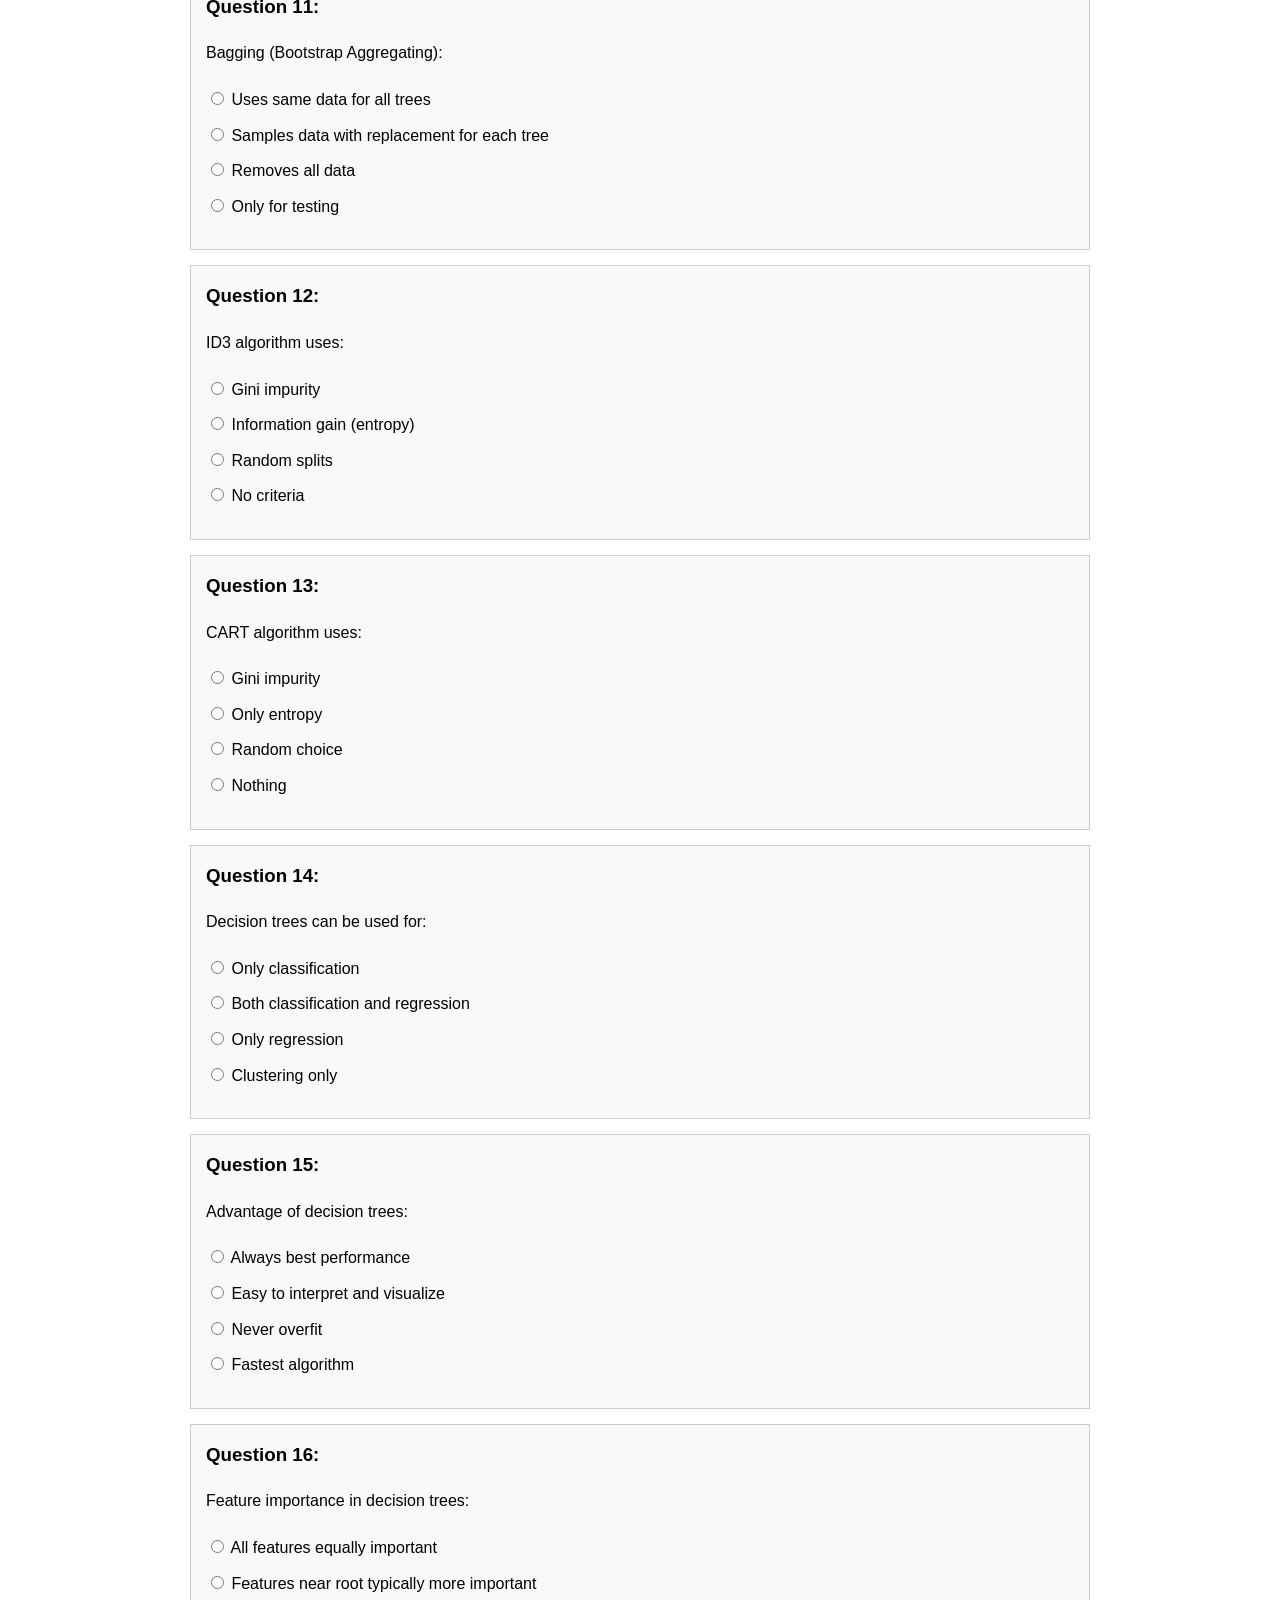
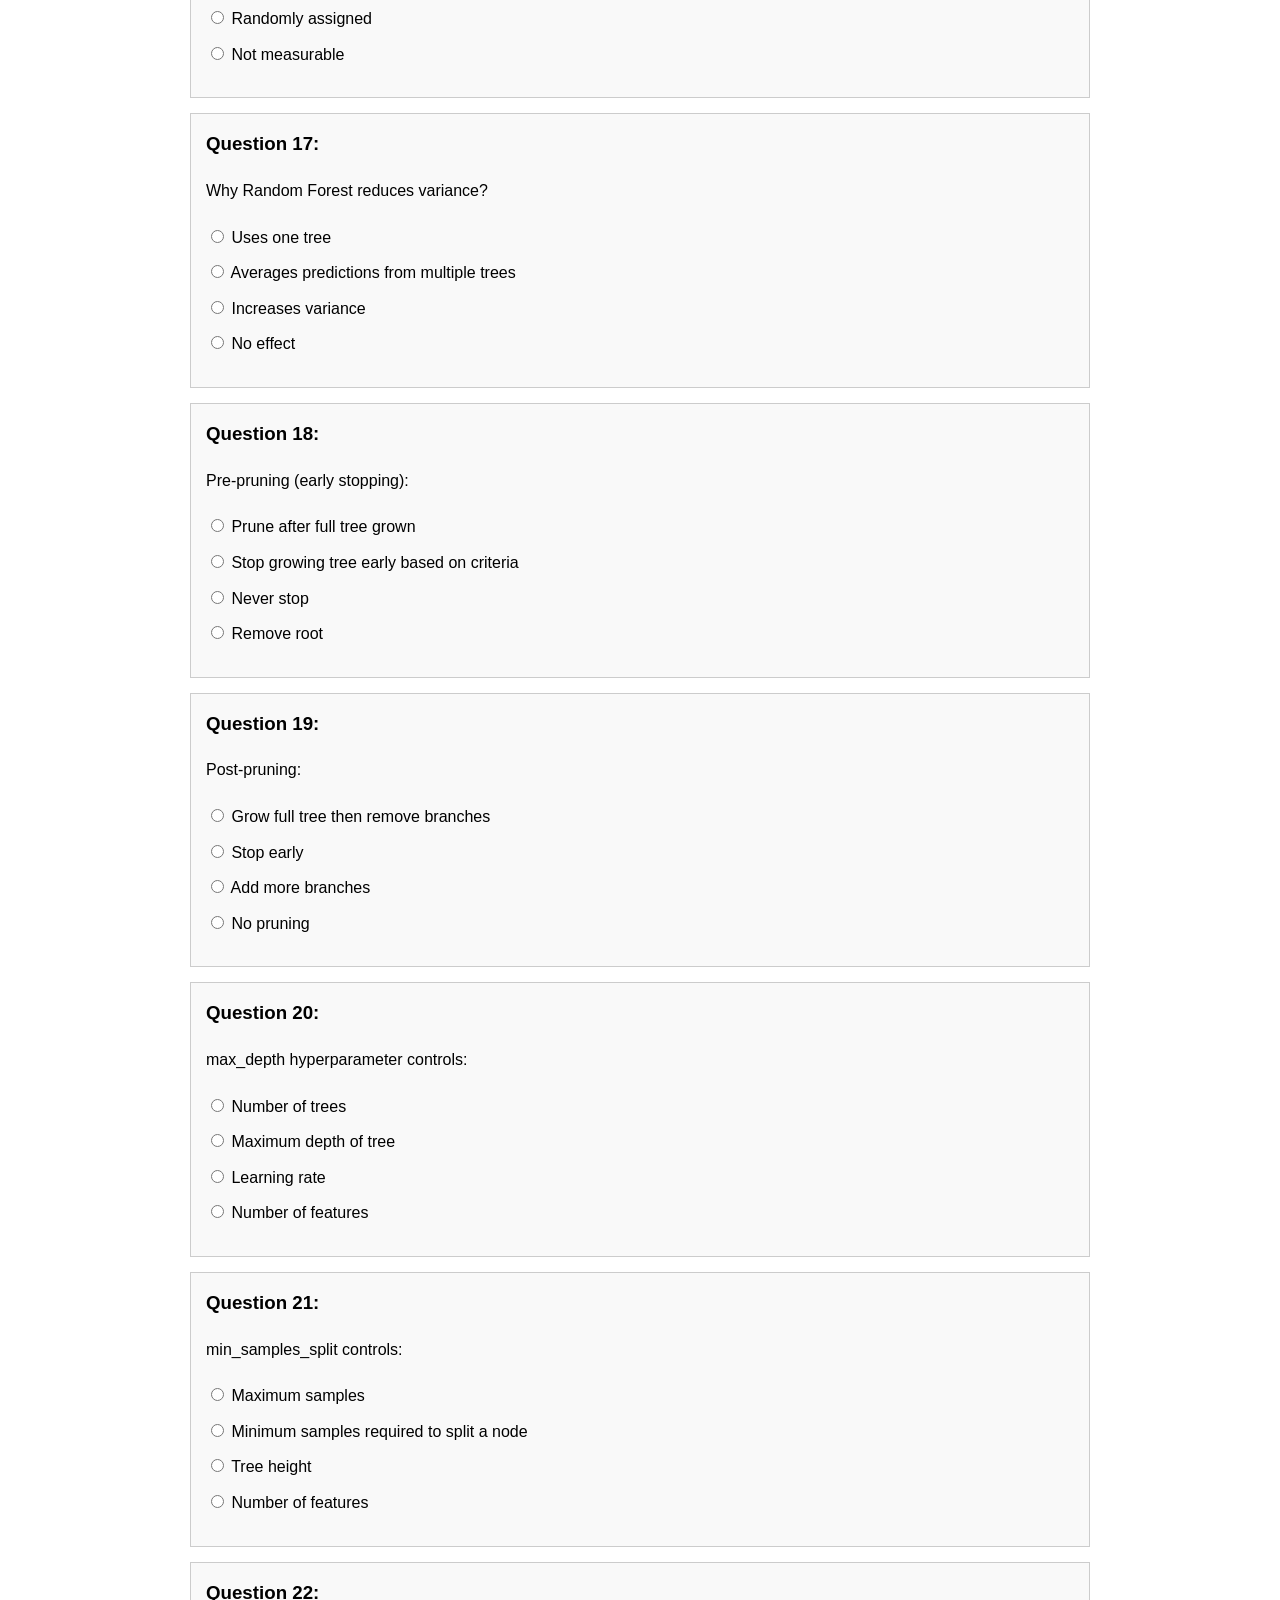
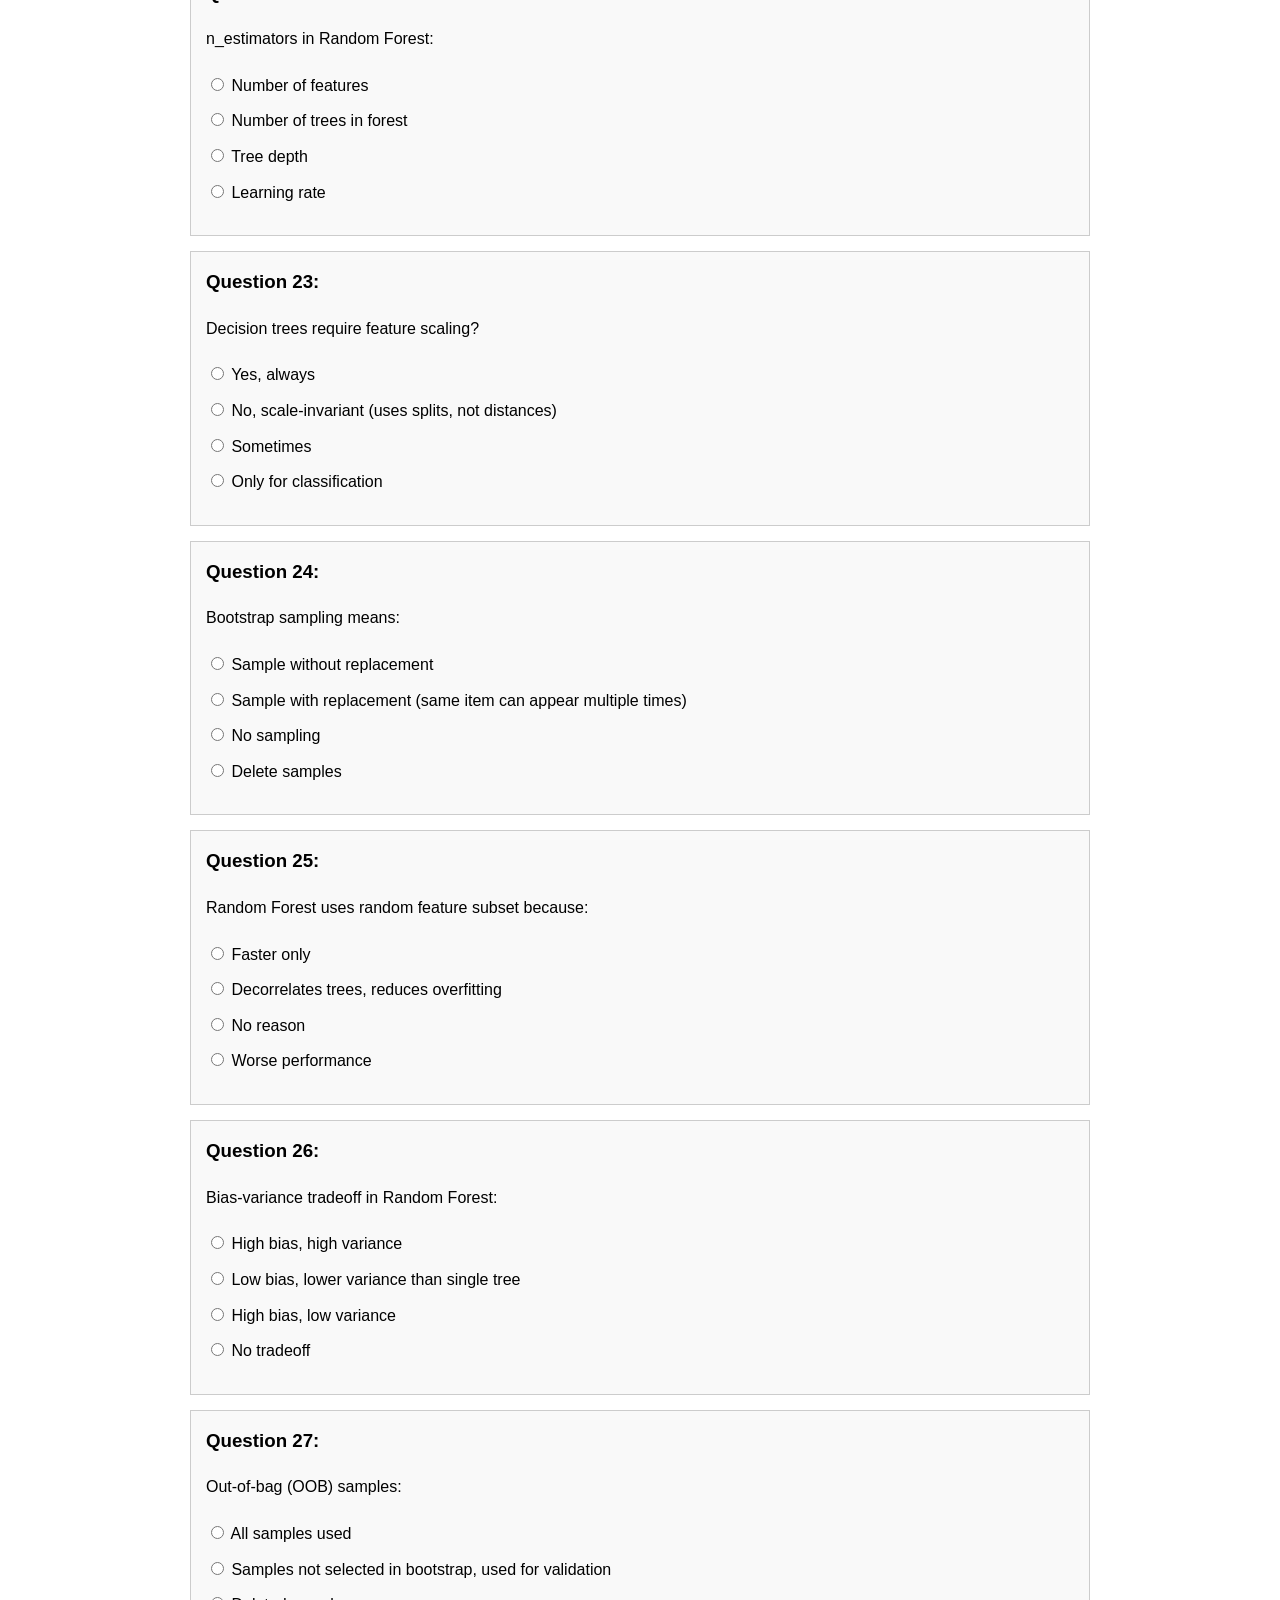
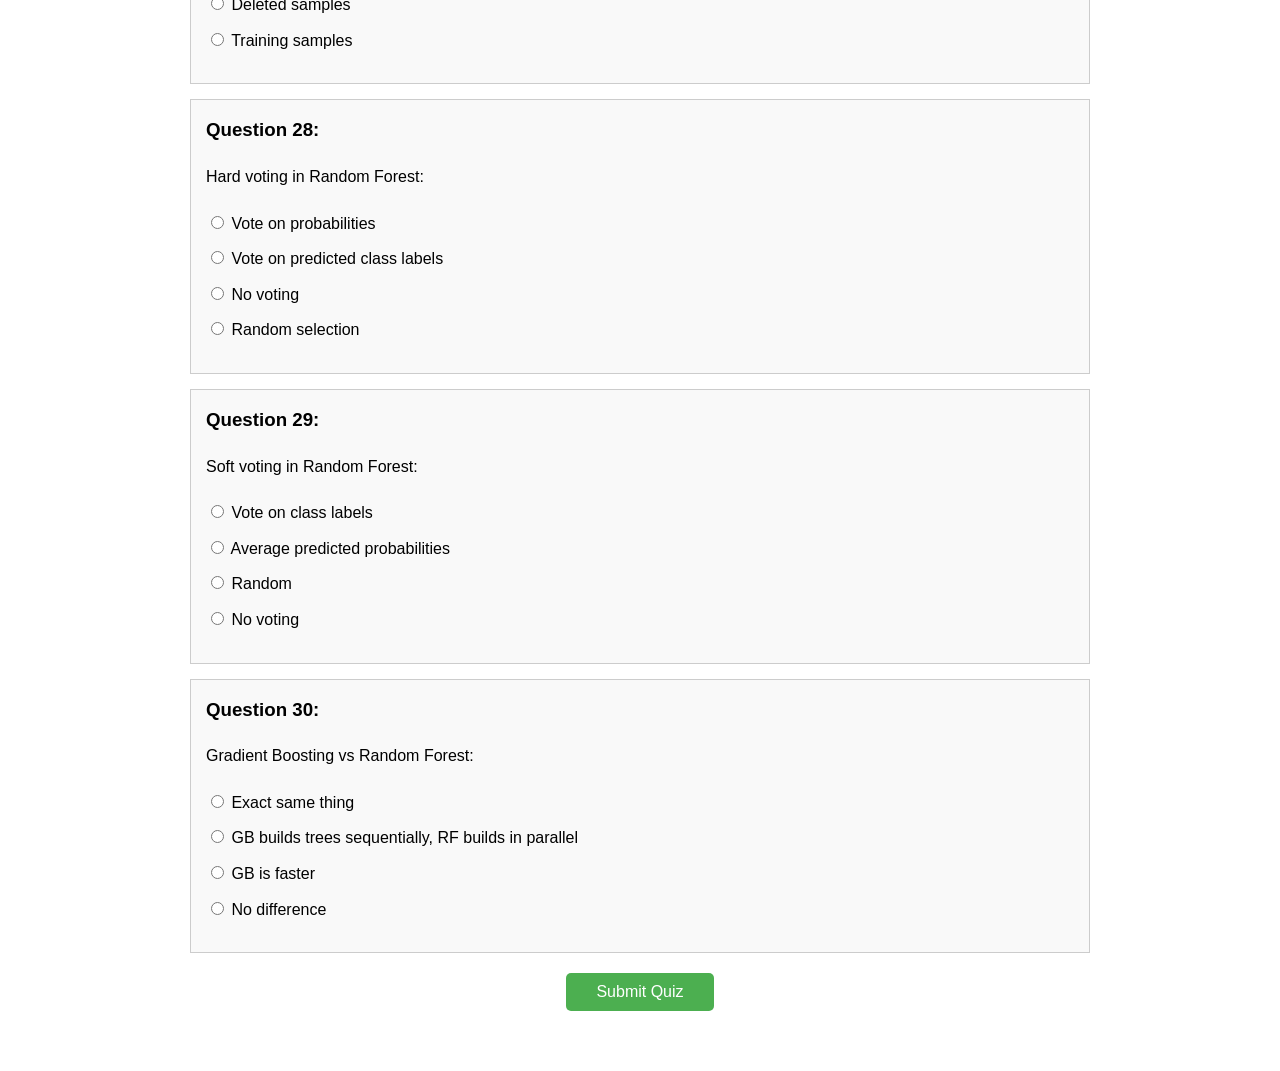
<file: html/quiz_decision_trees.html>
<!DOCTYPE html>
<html>
<head>
    <meta charset="UTF-8">
    <title>Decision Trees Quiz</title>
    <style>
        body { font-family: Arial, sans-serif; max-width: 900px; margin: 20px auto; padding: 20px; line-height: 1.6; }
        h1 { text-align: center; color: #333; }
        .mode-buttons { text-align: center; margin: 20px 0; }
        .mode-btn { background-color: #2196F3; color: white; padding: 10px 25px; border: none; cursor: pointer; font-size: 16px; margin: 0 10px; border-radius: 5px; }
        .mode-btn.active { background-color: #0b7dda; }
        .mode-btn:hover { background-color: #0b7dda; }
        .difficulty-indicator { text-align: center; font-size: 18px; margin: 15px 0; font-weight: bold; }
        .easy-mode { color: #4CAF50; }
        .hard-mode { color: #f44336; }
        .question { border: 1px solid #ccc; padding: 15px; margin: 15px 0; background-color: #f9f9f9; }
        .question h3 { margin-top: 0; }
        .options { margin: 10px 0; }
        .options label { display: block; padding: 5px 0; }
        code { background-color: #e8e8e8; padding: 2px 6px; font-family: 'Courier New', monospace; }
        button.submit { background-color: #4CAF50; color: white; padding: 10px 30px; border: none; cursor: pointer; font-size: 16px; display: block; margin: 20px auto; border-radius: 5px; }
        button.submit:hover { background-color: #45a049; }
        .feedback { margin-top: 10px; padding: 10px; display: none; }
        .correct { background-color: #d4edda; color: #155724; border: 1px solid #c3e6cb; }
        .incorrect { background-color: #f8d7da; color: #721c24; border: 1px solid #f5c6cb; }
        #score { text-align: center; font-size: 20px; font-weight: bold; margin: 20px 0; display: none; }
    </style>
</head>
<body>
    <h1>Decision Trees & Random Forest Quiz</h1>
    
    <div class="mode-buttons">
        <button class="mode-btn active" onclick="switchMode('easy')">📘 Easy Mode (30 Questions)</button>
        <button class="mode-btn" onclick="switchMode('hard')">🔥 Hard Mode (20 Questions)</button>
    </div>
    
    <div class="difficulty-indicator">
        <span id="difficulty-text" class="easy-mode">Current: Easy Mode - Fundamental Concepts</span>
    </div>
    
    <p style="text-align: center;" id="instructions">Test your understanding of core concepts. Click Submit to see your score.</p>

    <div id="easy-questions">
        <div class="question" id="q1"><h3>Question 1:</h3><p>Decision trees split data based on:</p><div class="options"><label><input type="radio" name="q1" value="a"> Random choice</label><label><input type="radio" name="q1" value="b"> Feature that best separates classes</label><label><input type="radio" name="q1" value="c"> Alphabetical order</label><label><input type="radio" name="q1" value="d"> Fixed rules</label></div><div class="feedback" id="f1"></div></div>

        <div class="question" id="q2"><h3>Question 2:</h3><p>Entropy measures:</p><div class="options"><label><input type="radio" name="q2" value="a"> Speed</label><label><input type="radio" name="q2" value="b"> Impurity/randomness in data</label><label><input type="radio" name="q2" value="c"> Size</label><label><input type="radio" name="q2" value="d"> Color</label></div><div class="feedback" id="f2"></div></div>

        <div class="question" id="q3"><h3>Question 3:</h3><p>Information gain is:</p><div class="options"><label><input type="radio" name="q3" value="a"> Increase in entropy</label><label><input type="radio" name="q3" value="b"> Reduction in entropy after split</label><label><input type="radio" name="q3" value="c"> Same as entropy</label><label><input type="radio" name="q3" value="d"> Random value</label></div><div class="feedback" id="f3"></div></div>

        <div class="question" id="q4"><h3>Question 4:</h3><p>Leaf node in decision tree:</p><div class="options"><label><input type="radio" name="q4" value="a"> Splits further</label><label><input type="radio" name="q4" value="b"> Terminal node, no further splits (makes prediction)</label><label><input type="radio" name="q4" value="c"> Root node</label><label><input type="radio" name="q4" value="d"> Has no data</label></div><div class="feedback" id="f4"></div></div>

        <div class="question" id="q5"><h3>Question 5:</h3><p>Root node is:</p><div class="options"><label><input type="radio" name="q5" value="a"> Last node</label><label><input type="radio" name="q5" value="b"> Top node representing entire dataset</label><label><input type="radio" name="q5" value="c"> Middle node</label><label><input type="radio" name="q5" value="d"> Has no purpose</label></div><div class="feedback" id="f5"></div></div>

        <div class="question" id="q6"><h3>Question 6:</h3><p>Gini impurity measures:</p><div class="options"><label><input type="radio" name="q6" value="a"> Tree height</label><label><input type="radio" name="q6" value="b"> Probability of incorrect classification</label><label><input type="radio" name="q6" value="c"> Training speed</label><label><input type="radio" name="q6" value="d"> Number of nodes</label></div><div class="feedback" id="f6"></div></div>

        <div class="question" id="q7"><h3>Question 7:</h3><p>Pruning is:</p><div class="options"><label><input type="radio" name="q7" value="a"> Adding more branches</label><label><input type="radio" name="q7" value="b"> Removing branches to prevent overfitting</label><label><input type="radio" name="q7" value="c"> Making tree bigger</label><label><input type="radio" name="q7" value="d"> Deleting all data</label></div><div class="feedback" id="f7"></div></div>

        <div class="question" id="q8"><h3>Question 8:</h3><p>Deep decision trees tend to:</p><div class="options"><label><input type="radio" name="q8" value="a"> Underfit</label><label><input type="radio" name="q8" value="b"> Overfit (memorize training data)</label><label><input type="radio" name="q8" value="c"> Generalize perfectly</label><label><input type="radio" name="q8" value="d"> Train slowly only</label></div><div class="feedback" id="f8"></div></div>

        <div class="question" id="q9"><h3>Question 9:</h3><p>Random Forest is:</p><div class="options"><label><input type="radio" name="q9" value="a"> Single decision tree</label><label><input type="radio" name="q9" value="b"> Ensemble of multiple decision trees</label><label><input type="radio" name="q9" value="c"> Neural network</label><label><input type="radio" name="q9" value="d"> Linear model</label></div><div class="feedback" id="f9"></div></div>

        <div class="question" id="q10"><h3>Question 10:</h3><p>Random Forest makes predictions by:</p><div class="options"><label><input type="radio" name="q10" value="a"> Using one tree</label><label><input type="radio" name="q10" value="b"> Majority voting from all trees</label><label><input type="radio" name="q10" value="c"> Taking minimum</label><label><input type="radio" name="q10" value="d"> Random guess</label></div><div class="feedback" id="f10"></div></div>

        <div class="question" id="q11"><h3>Question 11:</h3><p>Bagging (Bootstrap Aggregating):</p><div class="options"><label><input type="radio" name="q11" value="a"> Uses same data for all trees</label><label><input type="radio" name="q11" value="b"> Samples data with replacement for each tree</label><label><input type="radio" name="q11" value="c"> Removes all data</label><label><input type="radio" name="q11" value="d"> Only for testing</label></div><div class="feedback" id="f11"></div></div>

        <div class="question" id="q12"><h3>Question 12:</h3><p>ID3 algorithm uses:</p><div class="options"><label><input type="radio" name="q12" value="a"> Gini impurity</label><label><input type="radio" name="q12" value="b"> Information gain (entropy)</label><label><input type="radio" name="q12" value="c"> Random splits</label><label><input type="radio" name="q12" value="d"> No criteria</label></div><div class="feedback" id="f12"></div></div>

        <div class="question" id="q13"><h3>Question 13:</h3><p>CART algorithm uses:</p><div class="options"><label><input type="radio" name="q13" value="a"> Gini impurity</label><label><input type="radio" name="q13" value="b"> Only entropy</label><label><input type="radio" name="q13" value="c"> Random choice</label><label><input type="radio" name="q13" value="d"> Nothing</label></div><div class="feedback" id="f13"></div></div>

        <div class="question" id="q14"><h3>Question 14:</h3><p>Decision trees can be used for:</p><div class="options"><label><input type="radio" name="q14" value="a"> Only classification</label><label><input type="radio" name="q14" value="b"> Both classification and regression</label><label><input type="radio" name="q14" value="c"> Only regression</label><label><input type="radio" name="q14" value="d"> Clustering only</label></div><div class="feedback" id="f14"></div></div>

        <div class="question" id="q15"><h3>Question 15:</h3><p>Advantage of decision trees:</p><div class="options"><label><input type="radio" name="q15" value="a"> Always best performance</label><label><input type="radio" name="q15" value="b"> Easy to interpret and visualize</label><label><input type="radio" name="q15" value="c"> Never overfit</label><label><input type="radio" name="q15" value="d"> Fastest algorithm</label></div><div class="feedback" id="f15"></div></div>

        <div class="question" id="q16"><h3>Question 16:</h3><p>Feature importance in decision trees:</p><div class="options"><label><input type="radio" name="q16" value="a"> All features equally important</label><label><input type="radio" name="q16" value="b"> Features near root typically more important</label><label><input type="radio" name="q16" value="c"> Randomly assigned</label><label><input type="radio" name="q16" value="d"> Not measurable</label></div><div class="feedback" id="f16"></div></div>

        <div class="question" id="q17"><h3>Question 17:</h3><p>Why Random Forest reduces variance?</p><div class="options"><label><input type="radio" name="q17" value="a"> Uses one tree</label><label><input type="radio" name="q17" value="b"> Averages predictions from multiple trees</label><label><input type="radio" name="q17" value="c"> Increases variance</label><label><input type="radio" name="q17" value="d"> No effect</label></div><div class="feedback" id="f17"></div></div>

        <div class="question" id="q18"><h3>Question 18:</h3><p>Pre-pruning (early stopping):</p><div class="options"><label><input type="radio" name="q18" value="a"> Prune after full tree grown</label><label><input type="radio" name="q18" value="b"> Stop growing tree early based on criteria</label><label><input type="radio" name="q18" value="c"> Never stop</label><label><input type="radio" name="q18" value="d"> Remove root</label></div><div class="feedback" id="f18"></div></div>

        <div class="question" id="q19"><h3>Question 19:</h3><p>Post-pruning:</p><div class="options"><label><input type="radio" name="q19" value="a"> Grow full tree then remove branches</label><label><input type="radio" name="q19" value="b"> Stop early</label><label><input type="radio" name="q19" value="c"> Add more branches</label><label><input type="radio" name="q19" value="d"> No pruning</label></div><div class="feedback" id="f19"></div></div>

        <div class="question" id="q20"><h3>Question 20:</h3><p>max_depth hyperparameter controls:</p><div class="options"><label><input type="radio" name="q20" value="a"> Number of trees</label><label><input type="radio" name="q20" value="b"> Maximum depth of tree</label><label><input type="radio" name="q20" value="c"> Learning rate</label><label><input type="radio" name="q20" value="d"> Number of features</label></div><div class="feedback" id="f20"></div></div>

        <div class="question" id="q21"><h3>Question 21:</h3><p>min_samples_split controls:</p><div class="options"><label><input type="radio" name="q21" value="a"> Maximum samples</label><label><input type="radio" name="q21" value="b"> Minimum samples required to split a node</label><label><input type="radio" name="q21" value="c"> Tree height</label><label><input type="radio" name="q21" value="d"> Number of features</label></div><div class="feedback" id="f21"></div></div>

        <div class="question" id="q22"><h3>Question 22:</h3><p>n_estimators in Random Forest:</p><div class="options"><label><input type="radio" name="q22" value="a"> Number of features</label><label><input type="radio" name="q22" value="b"> Number of trees in forest</label><label><input type="radio" name="q22" value="c"> Tree depth</label><label><input type="radio" name="q22" value="d"> Learning rate</label></div><div class="feedback" id="f22"></div></div>

        <div class="question" id="q23"><h3>Question 23:</h3><p>Decision trees require feature scaling?</p><div class="options"><label><input type="radio" name="q23" value="a"> Yes, always</label><label><input type="radio" name="q23" value="b"> No, scale-invariant (uses splits, not distances)</label><label><input type="radio" name="q23" value="c"> Sometimes</label><label><input type="radio" name="q23" value="d"> Only for classification</label></div><div class="feedback" id="f23"></div></div>

        <div class="question" id="q24"><h3>Question 24:</h3><p>Bootstrap sampling means:</p><div class="options"><label><input type="radio" name="q24" value="a"> Sample without replacement</label><label><input type="radio" name="q24" value="b"> Sample with replacement (same item can appear multiple times)</label><label><input type="radio" name="q24" value="c"> No sampling</label><label><input type="radio" name="q24" value="d"> Delete samples</label></div><div class="feedback" id="f24"></div></div>

        <div class="question" id="q25"><h3>Question 25:</h3><p>Random Forest uses random feature subset because:</p><div class="options"><label><input type="radio" name="q25" value="a"> Faster only</label><label><input type="radio" name="q25" value="b"> Decorrelates trees, reduces overfitting</label><label><input type="radio" name="q25" value="c"> No reason</label><label><input type="radio" name="q25" value="d"> Worse performance</label></div><div class="feedback" id="f25"></div></div>

        <div class="question" id="q26"><h3>Question 26:</h3><p>Bias-variance tradeoff in Random Forest:</p><div class="options"><label><input type="radio" name="q26" value="a"> High bias, high variance</label><label><input type="radio" name="q26" value="b"> Low bias, lower variance than single tree</label><label><input type="radio" name="q26" value="c"> High bias, low variance</label><label><input type="radio" name="q26" value="d"> No tradeoff</label></div><div class="feedback" id="f26"></div></div>

        <div class="question" id="q27"><h3>Question 27:</h3><p>Out-of-bag (OOB) samples:</p><div class="options"><label><input type="radio" name="q27" value="a"> All samples used</label><label><input type="radio" name="q27" value="b"> Samples not selected in bootstrap, used for validation</label><label><input type="radio" name="q27" value="c"> Deleted samples</label><label><input type="radio" name="q27" value="d"> Training samples</label></div><div class="feedback" id="f27"></div></div>

        <div class="question" id="q28"><h3>Question 28:</h3><p>Hard voting in Random Forest:</p><div class="options"><label><input type="radio" name="q28" value="a"> Vote on probabilities</label><label><input type="radio" name="q28" value="b"> Vote on predicted class labels</label><label><input type="radio" name="q28" value="c"> No voting</label><label><input type="radio" name="q28" value="d"> Random selection</label></div><div class="feedback" id="f28"></div></div>

        <div class="question" id="q29"><h3>Question 29:</h3><p>Soft voting in Random Forest:</p><div class="options"><label><input type="radio" name="q29" value="a"> Vote on class labels</label><label><input type="radio" name="q29" value="b"> Average predicted probabilities</label><label><input type="radio" name="q29" value="c"> Random</label><label><input type="radio" name="q29" value="d"> No voting</label></div><div class="feedback" id="f29"></div></div>

        <div class="question" id="q30"><h3>Question 30:</h3><p>Gradient Boosting vs Random Forest:</p><div class="options"><label><input type="radio" name="q30" value="a"> Exact same thing</label><label><input type="radio" name="q30" value="b"> GB builds trees sequentially, RF builds in parallel</label><label><input type="radio" name="q30" value="c"> GB is faster</label><label><input type="radio" name="q30" value="d"> No difference</label></div><div class="feedback" id="f30"></div></div>
    </div>

    <div id="hard-questions" style="display: none;">
        <div class="question" id="hq1"><h3>Question 1:</h3><p>Dataset: 50% Class A, 50% Class B. Entropy = ?</p><div class="options"><label><input type="radio" name="hq1" value="a"> 0</label><label><input type="radio" name="hq1" value="b"> 1 (maximum entropy for binary)</label><label><input type="radio" name="hq1" value="c"> 0.5</label><label><input type="radio" name="hq1" value="d"> 2</label></div><div class="feedback" id="hf1"></div></div>

        <div class="question" id="hq2"><h3>Question 2:</h3><p>Pure node (all one class). Entropy = ?</p><div class="options"><label><input type="radio" name="hq2" value="a"> 1</label><label><input type="radio" name="hq2" value="b"> 0.5</label><label><input type="radio" name="hq2" value="c"> 0 (no uncertainty)</label><label><input type="radio" name="hq2" value="d"> Infinite</label></div><div class="feedback" id="hf2"></div></div>

        <div class="question" id="hq3"><h3>Question 3:</h3><p>Attribute X gives IG=0.8, Attribute Y gives IG=0.2. Which to split on?</p><div class="options"><label><input type="radio" name="hq3" value="a"> Y (lower is better)</label><label><input type="radio" name="hq3" value="b"> X (higher information gain = better)</label><label><input type="radio" name="hq3" value="c"> Either</label><label><input type="radio" name="hq3" value="d"> Neither</label></div><div class="feedback" id="hf3"></div></div>

        <div class="question" id="hq4"><h3>Question 4:</h3><p>Why do we prune decision trees?</p><div class="options"><label><input type="radio" name="hq4" value="a"> Make training slower</label><label><input type="radio" name="hq4" value="b"> Prevent overfitting, improve generalization</label><label><input type="radio" name="hq4" value="c"> Increase training accuracy</label><label><input type="radio" name="hq4" value="d"> No reason</label></div><div class="feedback" id="hf4"></div></div>

        <div class="question" id="hq5"><h3>Question 5:</h3><p>Random Forest with 100 trees. One tree has 90% accuracy. Expected ensemble accuracy?</p><div class="options"><label><input type="radio" name="hq5" value="a"> Exactly 90%</label><label><input type="radio" name="hq5" value="b"> Higher than 90% (if trees uncorrelated)</label><label><input type="radio" name="hq5" value="c"> Lower than 90%</label><label><input type="radio" name="hq5" value="d"> 100%</label></div><div class="feedback" id="hf5"></div></div>

        <div class="question" id="hq6"><h3>Question 6:</h3><p>Why random feature selection at each split?</p><div class="options"><label><input type="radio" name="hq6" value="a"> Slower training</label><label><input type="radio" name="hq6" value="b"> Decorrelates trees, prevents all trees from using same strong features</label><label><input type="radio" name="hq6" value="c"> Worse performance</label><label><input type="radio" name="hq6" value="d"> No reason</label></div><div class="feedback" id="hf6"></div></div>

        <div class="question" id="hq7"><h3>Question 7:</h3><p>Bootstrap sample size N, original dataset size N. What % samples NOT selected (on average)?</p><div class="options"><label><input type="radio" name="hq7" value="a"> 0%</label><label><input type="radio" name="hq7" value="b"> ~37% (1-1/e, OOB samples)</label><label><input type="radio" name="hq7" value="c"> 50%</label><label><input type="radio" name="hq7" value="d"> 100%</label></div><div class="feedback" id="hf7"></div></div>

        <div class="question" id="hq8"><h3>Question 8:</h3><p>Gini impurity vs Entropy - which is faster?</p><div class="options"><label><input type="radio" name="hq8" value="a"> Entropy (has log)</label><label><input type="radio" name="hq8" value="b"> Gini (no log computation)</label><label><input type="radio" name="hq8" value="c"> Same speed</label><label><input type="radio" name="hq8" value="d"> Neither works</label></div><div class="feedback" id="hf8"></div></div>

        <div class="question" id="hq9"><h3>Question 9:</h3><p>Trees in Random Forest are:</p><div class="options"><label><input type="radio" name="hq9" value="a"> Pruned carefully</label><label><input type="radio" name="hq9" value="b"> Often grown to max depth (high variance, low bias)</label><label><input type="radio" name="hq9" value="c"> Very shallow</label><label><input type="radio" name="hq9" value="d"> All identical</label></div><div class="feedback" id="hf9"></div></div>

        <div class="question" id="hq10"><h3>Question 10:</h3><p>Linear data (simple linear relationship). Which performs better?</p><div class="options"><label><input type="radio" name="hq10" value="a"> Decision tree (captures linear easily)</label><label><input type="radio" name="hq10" value="b"> Linear regression (axis-aligned splits inefficient for linear)</label><label><input type="radio" name="hq10" value="c"> Same performance</label><label><input type="radio" name="hq10" value="d"> Neither works</label></div><div class="feedback" id="hf10"></div></div>

        <div class="question" id="hq11"><h3>Question 11:</h3><p>Increasing max_depth in decision tree:</p><div class="options"><label><input type="radio" name="hq11" value="a"> Reduces overfitting</label><label><input type="radio" name="hq11" value="b"> Increases overfitting (more complex, fits noise)</label><label><input type="radio" name="hq11" value="c"> No effect</label><label><input type="radio" name="hq11" value="d"> Faster training</label></div><div class="feedback" id="hf11"></div></div>

        <div class="question" id="hq12"><h3>Question 12:</h3><p>min_samples_leaf=100 means:</p><div class="options"><label><input type="radio" name="hq12" value="a"> Maximum 100 leaves</label><label><input type="radio" name="hq12" value="b"> Each leaf must have at least 100 samples (regularization)</label><label><input type="radio" name="hq12" value="c"> Only 100 samples total</label><label><input type="radio" name="hq12" value="d"> 100 trees</label></div><div class="feedback" id="hf12"></div></div>

        <div class="question" id="hq13"><h3>Question 13:</h3><p>Random Forest: more trees (n_estimators) →</p><div class="options"><label><input type="radio" name="hq13" value="a"> Worse performance</label><label><input type="radio" name="hq13" value="b"> Better performance (asymptotes), never overfits from more trees</label><label><input type="radio" name="hq13" value="c"> Overfitting</label><label><input type="radio" name="hq13" value="d"> No change</label></div><div class="feedback" id="hf13"></div></div>

        <div class="question" id="hq14"><h3>Question 14:</h3><p>All trees in RF use same strong feature. What's the problem?</p><div class="options"><label><input type="radio" name="hq14" value="a"> Perfect performance</label><label><input type="radio" name="hq14" value="b"> Trees highly correlated, ensemble gains minimal</label><label><input type="radio" name="hq14" value="c"> Faster training</label><label><input type="radio" name="hq14" value="d"> No problem</label></div><div class="feedback" id="hf14"></div></div>

        <div class="question" id="hq15"><h3>Question 15:</h3><p>OOB error estimates:</p><div class="options"><label><input type="radio" name="hq15" value="a"> Training error</label><label><input type="radio" name="hq15" value="b"> Generalization error (like cross-validation)</label><label><input type="radio" name="hq15" value="c"> Always zero</label><label><input type="radio" name="hq15" value="d"> Not useful</label></div><div class="feedback" id="hf15"></div></div>

        <div class="question" id="hq16"><h3>Question 16:</h3><p>Why does bagging reduce variance?</p><div class="options"><label><input type="radio" name="hq16" value="a"> Increases variance</label><label><input type="radio" name="hq16" value="b"> Averaging multiple models reduces variance (ensemble effect)</label><label><input type="radio" name="hq16" value="c"> No effect</label><label><input type="radio" name="hq16" value="d"> Reduces bias only</label></div><div class="feedback" id="hf16"></div></div>

        <div class="question" id="hq17"><h3>Question 17:</h3><p>Categorical feature with 100 values. Decision tree can handle?</p><div class="options"><label><input type="radio" name="hq17" value="a"> Cannot handle</label><label><input type="radio" name="hq17" value="b"> Yes, but creates many splits (might overfit)</label><label><input type="radio" name="hq17" value="c"> Only 10 values max</label><label><input type="radio" name="hq17" value="d"> Requires encoding always</label></div><div class="feedback" id="hf17"></div></div>

        <div class="question" id="hq18"><h3>Question 18:</h3><p>Imbalanced classes (99% negative, 1% positive). Tree problem?</p><div class="options"><label><input type="radio" name="hq18" value="a"> No issues</label><label><input type="radio" name="hq18" value="b"> May ignore minority class, predict majority (use class weights)</label><label><input type="radio" name="hq18" value="c"> Perfect for trees</label><label><input type="radio" name="hq18" value="d"> Cannot train</label></div><div class="feedback" id="hf18"></div></div>

        <div class="question" id="hq19"><h3>Question 19:</h3><p>Feature importance calculation in RF:</p><div class="options"><label><input type="radio" name="hq19" value="a"> Random assignment</label><label><input type="radio" name="hq19" value="b"> Average decrease in impurity when feature used for splits</label><label><input type="radio" name="hq19" value="c"> Not possible</label><label><input type="radio" name="hq19" value="d"> Only first feature</label></div><div class="feedback" id="hf19"></div></div>

        <div class="question" id="hq20"><h3>Question 20:</h3><p>Extremely Randomized Trees (Extra Trees) vs Random Forest:</p><div class="options"><label><input type="radio" name="hq20" value="a"> Identical</label><label><input type="radio" name="hq20" value="b"> Extra Trees use random thresholds (more randomness, faster)</label><label><input type="radio" name="hq20" value="c"> Extra Trees slower</label><label><input type="radio" name="hq20" value="d"> Extra Trees worse always</label></div><div class="feedback" id="hf20"></div></div>
    </div>

    <button class="submit" onclick="submitQuiz()">Submit Quiz</button>
    <div id="score"></div>

    <script>
        let currentMode = 'easy';
        
        const easyAnswers = {q1:"b",q2:"b",q3:"b",q4:"b",q5:"b",q6:"b",q7:"b",q8:"b",q9:"b",q10:"b",q11:"b",q12:"b",q13:"a",q14:"b",q15:"b",q16:"b",q17:"b",q18:"b",q19:"a",q20:"b",q21:"b",q22:"b",q23:"b",q24:"b",q25:"b",q26:"b",q27:"b",q28:"b",q29:"b",q30:"b"};
        
        const hardAnswers = {hq1:"b",hq2:"c",hq3:"b",hq4:"b",hq5:"b",hq6:"b",hq7:"b",hq8:"b",hq9:"b",hq10:"b",hq11:"b",hq12:"b",hq13:"b",hq14:"b",hq15:"b",hq16:"b",hq17:"b",hq18:"b",hq19:"b",hq20:"b"};
        
        const easyExplanations = {
            q1:"Trees split on feature that best separates classes (max info gain or min impurity).",
            q2:"Entropy measures impurity/randomness in data.",
            q3:"Information gain = reduction in entropy after split.",
            q4:"Leaf node is terminal, makes prediction, doesn't split further.",
            q5:"Root node represents entire dataset at top of tree.",
            q6:"Gini impurity measures probability of incorrect classification.",
            q7:"Pruning removes branches to prevent overfitting.",
            q8:"Deep trees overfit - memorize training data including noise.",
            q9:"Random Forest is ensemble of multiple decision trees.",
            q10:"RF predicts by majority voting from all trees.",
            q11:"Bagging: sample data with replacement for each tree.",
            q12:"ID3 uses information gain (entropy-based).",
            q13:"CART uses Gini impurity.",
            q14:"Trees work for classification AND regression.",
            q15:"Trees are easy to interpret and visualize (white-box).",
            q16:"Features near root typically more important (split early).",
            q17:"Averaging multiple trees reduces variance.",
            q18:"Pre-pruning stops growing tree early based on criteria.",
            q19:"Post-pruning grows full tree then removes branches.",
            q20:"max_depth controls maximum depth of tree.",
            q21:"min_samples_split: minimum samples to split a node.",
            q22:"n_estimators: number of trees in forest.",
            q23:"Trees don't require feature scaling (use splits, not distances).",
            q24:"Bootstrap: sample with replacement (same item can appear multiple times).",
            q25:"Random features decorrelate trees, reduce overfitting.",
            q26:"RF: low bias (deep trees), lower variance than single tree (averaging).",
            q27:"OOB samples: not selected in bootstrap, used for validation.",
            q28:"Hard voting: vote on predicted class labels.",
            q29:"Soft voting: average predicted probabilities.",
            q30:"Gradient Boosting builds sequentially, RF builds in parallel."
        };
        
        const hardExplanations = {
            hq1:"50-50 split has maximum entropy for binary: H = -0.5*log₂(0.5) - 0.5*log₂(0.5) = 1.",
            hq2:"Pure node (all one class): P=1 or P=0 → H = 0 (no uncertainty).",
            hq3:"Higher information gain = better split. X reduces entropy by 0.8, Y only 0.2. Choose X.",
            hq4:"Pruning prevents overfitting by removing branches that capture noise, improves generalization.",
            hq5:"Ensemble of uncorrelated good trees typically outperforms individual tree. RF should exceed 90%.",
            hq6:"Random feature selection prevents all trees from using same strong feature → decorrelates trees → better ensemble.",
            hq7:"Bootstrap with replacement: probability of NOT being selected = (1-1/N)^N ≈ 1/e ≈ 37% (OOB samples).",
            hq8:"Gini faster: no logarithm computation. Entropy requires log.",
            hq9:"RF trees often grown to max depth (high variance individually), ensemble reduces variance.",
            hq10:"Linear regression better for linear data. Trees need many axis-aligned splits to approximate linear boundary.",
            hq11:"Increasing max_depth → more complex tree → fits training data better → overfits.",
            hq12:"min_samples_leaf=100: each leaf must have ≥100 samples. Prevents tiny leaves that overfit.",
            hq13:"More trees → better performance (asymptotes). RF doesn't overfit from more trees (each trained independently).",
            hq14:"If all trees use same strong feature, trees become correlated → ensemble gains minimal (defeats purpose).",
            hq15:"OOB error: each sample tested on trees that didn't see it → estimates generalization error (like CV).",
            hq16:"Averaging reduces variance: Var(average) = Var(individual) / n for independent models.",
            hq17:"Trees can handle many categorical values but create many splits → overfitting risk.",
            hq18:"Imbalanced classes: tree may predict majority class always. Use class_weight='balanced'.",
            hq19:"Feature importance: average decrease in impurity (Gini/entropy) when feature used across all trees.",
            hq20:"Extra Trees use random thresholds for splits (vs optimal) → more randomness, faster, sometimes better generalization."
        };

        function switchMode(mode) {
            currentMode = mode;
            const easyDiv = document.getElementById('easy-questions');
            const hardDiv = document.getElementById('hard-questions');
            const diffText = document.getElementById('difficulty-text');
            const instructions = document.getElementById('instructions');
            const buttons = document.querySelectorAll('.mode-btn');
            
            document.getElementById('score').style.display = 'none';
            document.querySelectorAll('.feedback').forEach(f => f.style.display = 'none');
            document.querySelectorAll('input[type="radio"]').forEach(r => r.checked = false);
            
            if (mode === 'easy') {
                easyDiv.style.display = 'block';
                hardDiv.style.display = 'none';
                diffText.className = 'easy-mode';
                diffText.textContent = 'Current: Easy Mode - Fundamental Concepts';
                instructions.textContent = 'Test your understanding of core concepts. Click Submit to see your score.';
                buttons[0].classList.add('active');
                buttons[1].classList.remove('active');
            } else {
                easyDiv.style.display = 'none';
                hardDiv.style.display = 'block';
                diffText.className = 'hard-mode';
                diffText.textContent = 'Current: Hard Mode - Tricky Conceptual Questions';
                instructions.textContent = 'Advanced questions testing deep understanding and edge cases. Good luck!';
                buttons[1].classList.add('active');
                buttons[0].classList.remove('active');
            }
            
            window.scrollTo(0, 0);
        }

        function submitQuiz() {
            const answers = currentMode === 'easy' ? easyAnswers : hardAnswers;
            const explanations = currentMode === 'easy' ? easyExplanations : hardExplanations;
            const prefix = currentMode === 'easy' ? 'f' : 'hf';
            let correct = 0;
            const total = Object.keys(answers).length;

            for (let q in answers) {
                const selected = document.querySelector(`input[name="${q}"]:checked`);
                const qNum = currentMode === 'easy' ? q.substring(1) : q.substring(2);
                const feedback = document.getElementById(prefix + qNum);

                if (selected) {
                    if (selected.value === answers[q]) {
                        correct++;
                        feedback.className = "feedback correct";
                        feedback.textContent = "✓ Correct! " + explanations[q];
                    } else {
                        feedback.className = "feedback incorrect";
                        feedback.textContent = "✗ Incorrect. The correct answer is " + answers[q].toUpperCase() + ". " + explanations[q];
                    }
                } else {
                    feedback.className = "feedback incorrect";
                    feedback.textContent = "✗ No answer selected. The correct answer is " + answers[q].toUpperCase() + ". " + explanations[q];
                }
                feedback.style.display = "block";
            }

            const percentage = ((correct / total) * 100).toFixed(1);
            const scoreDiv = document.getElementById("score");
            scoreDiv.textContent = `Your Score: ${correct}/${total} (${percentage}%)`;
            scoreDiv.style.display = "block";
            window.scrollTo(0, 0);
        }
    </script>
</body>
</html>
</file>
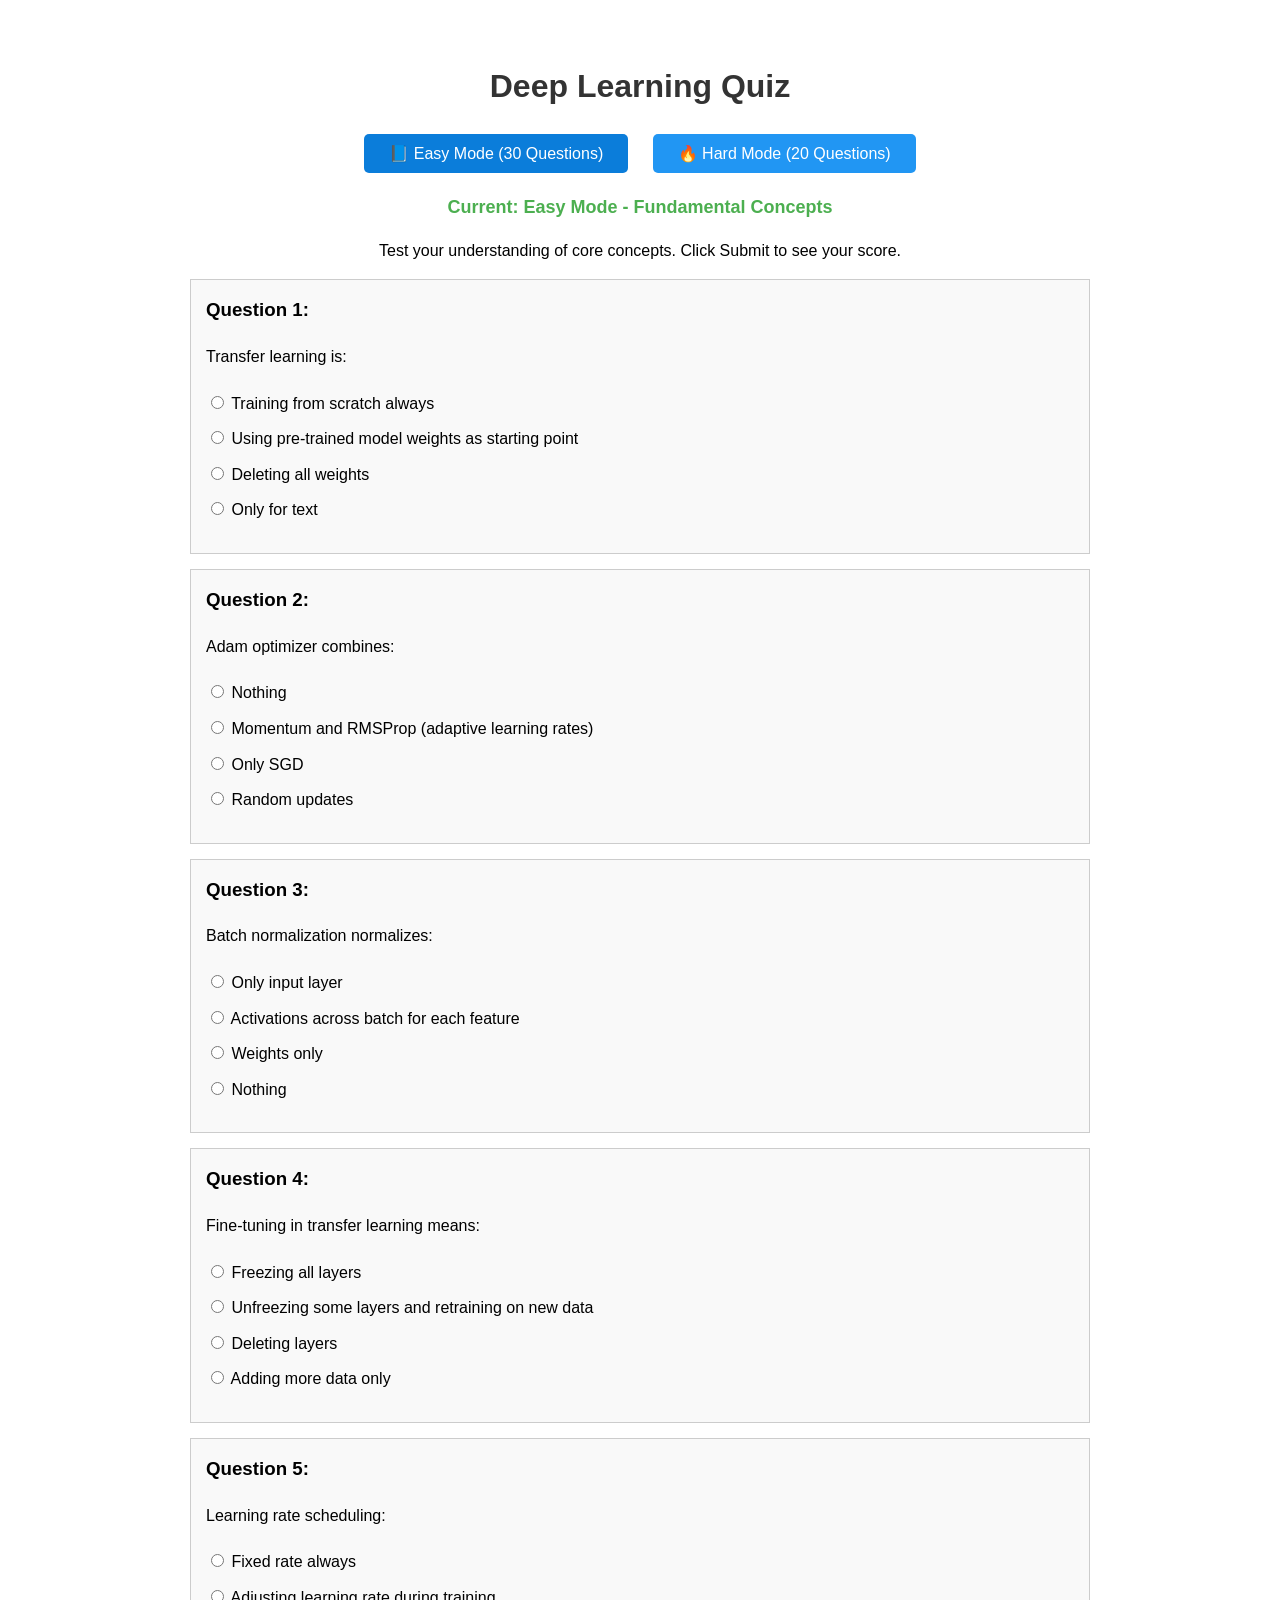
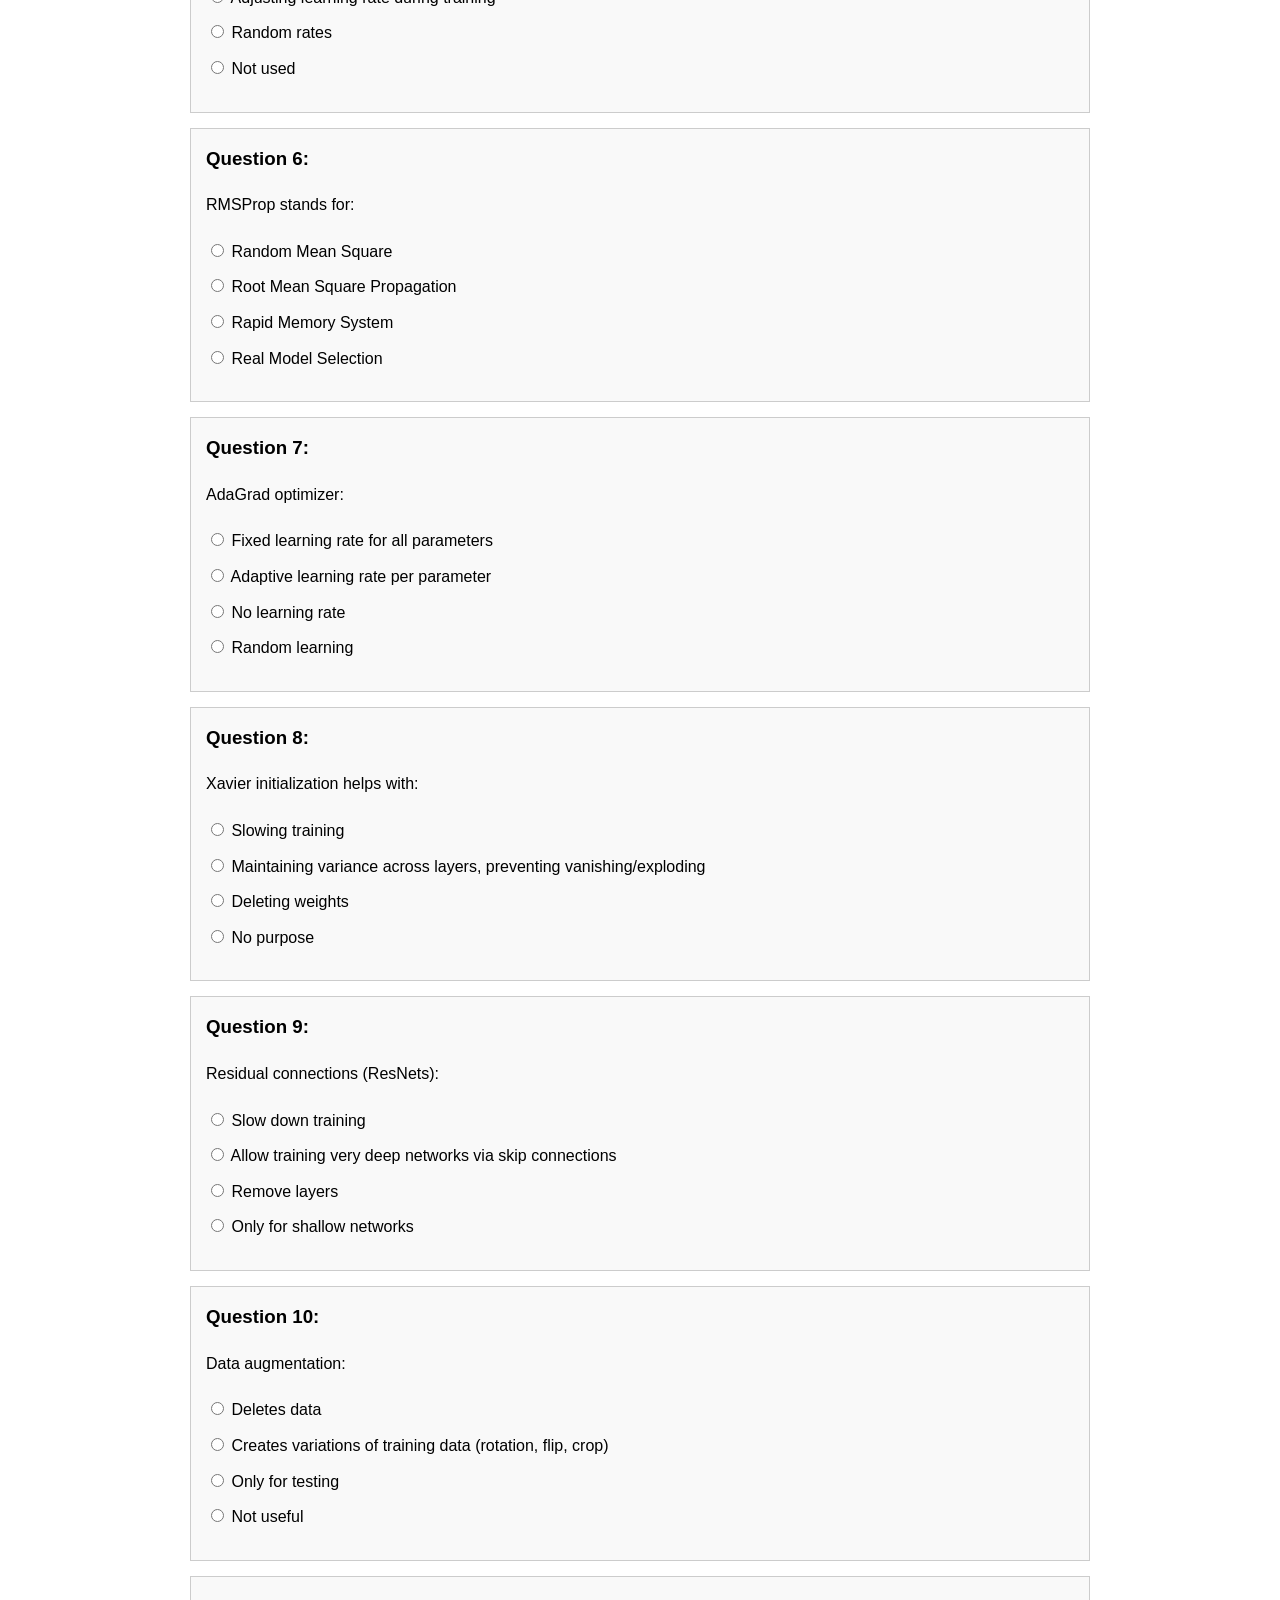
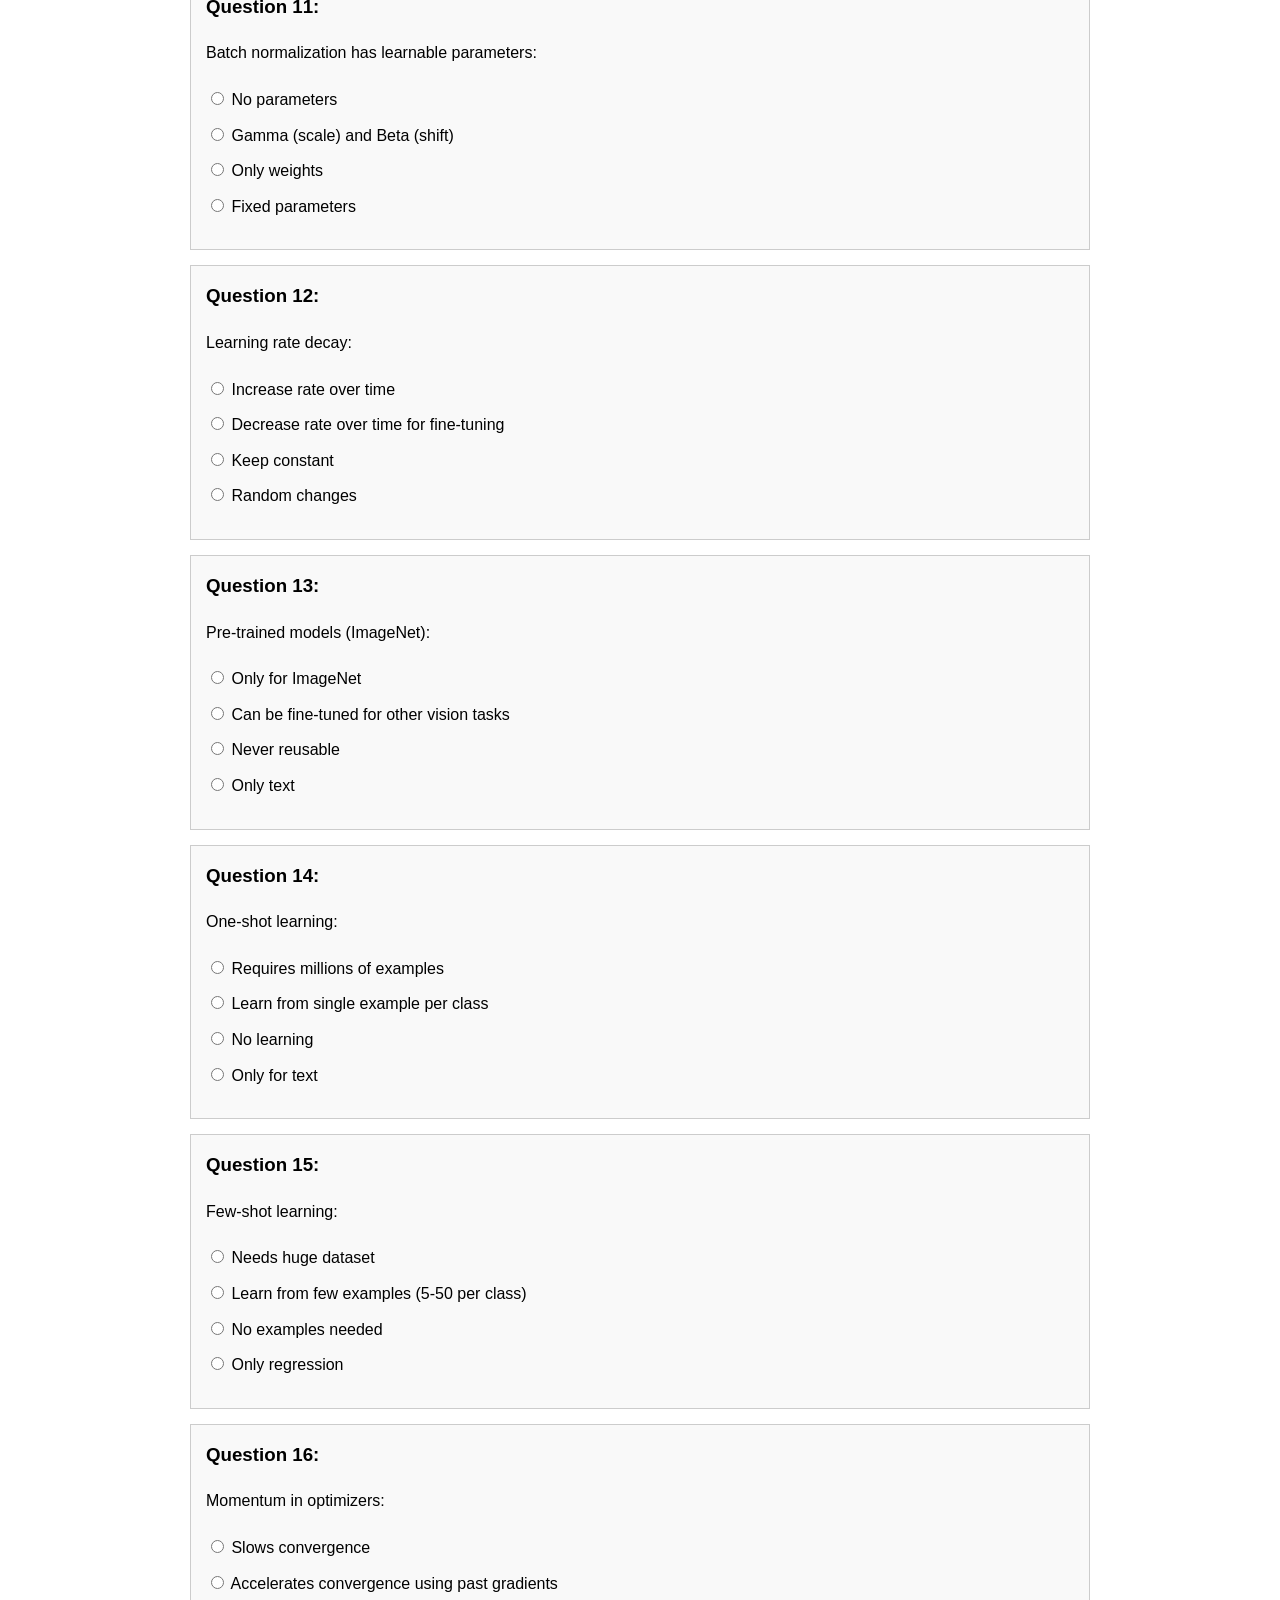
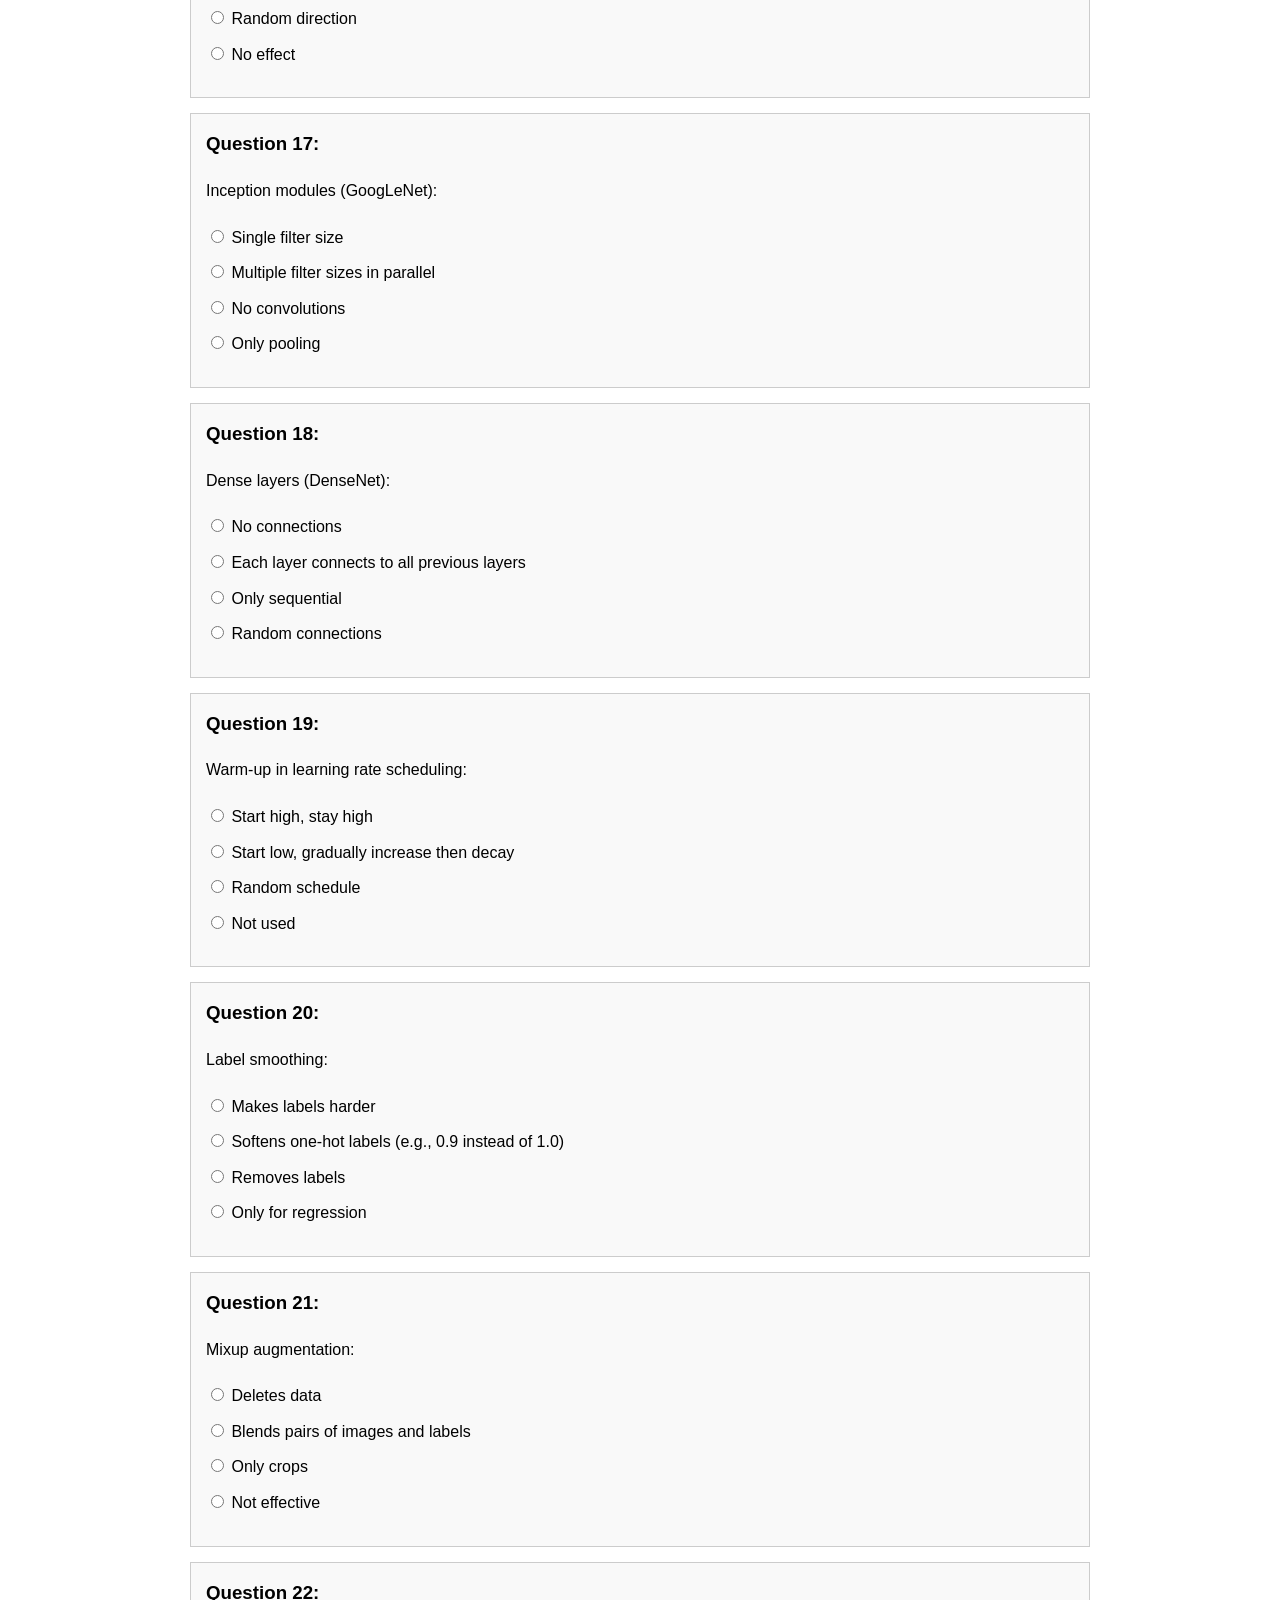
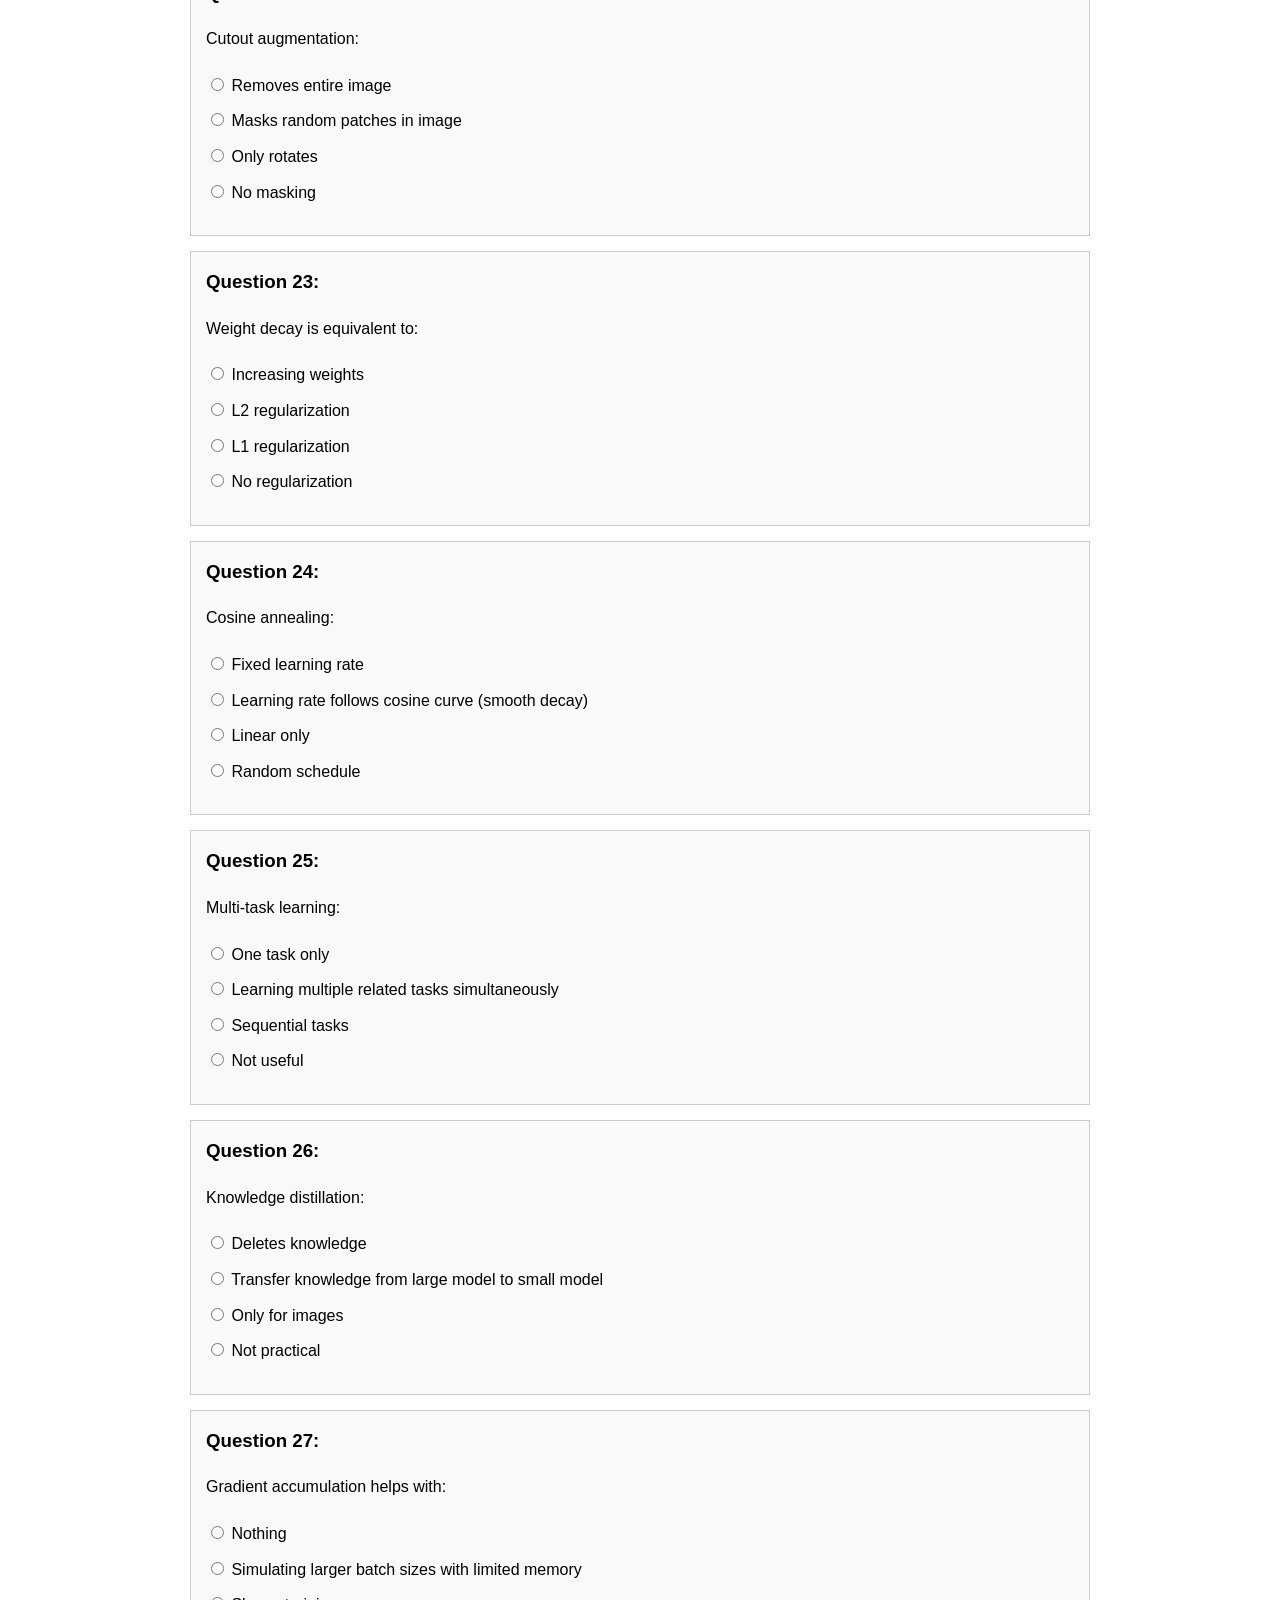
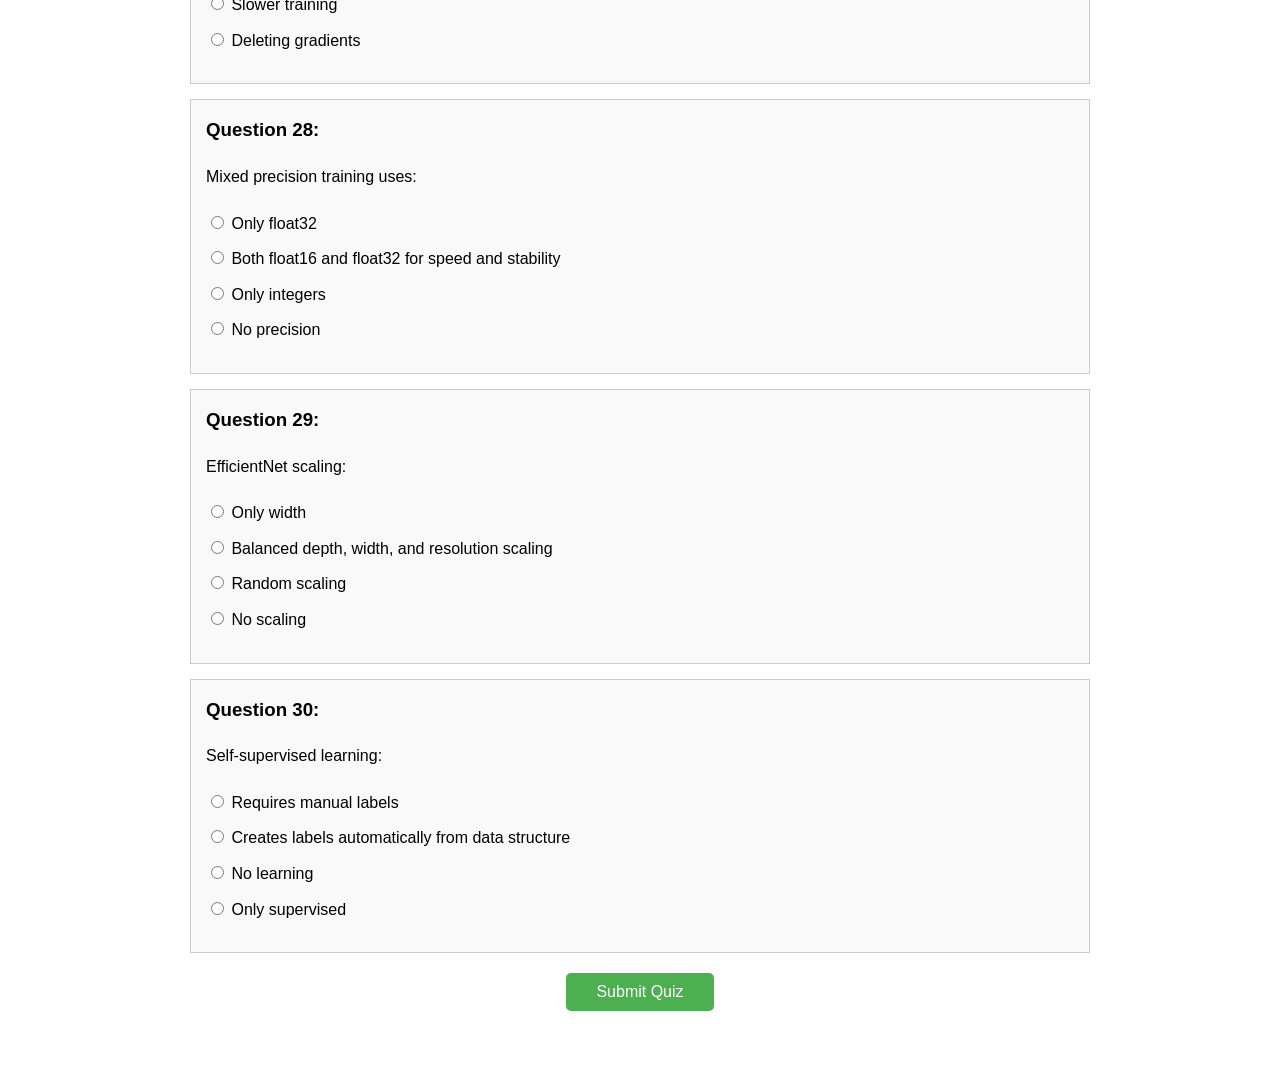
<file: html/quiz_deep_learning.html>
<!DOCTYPE html>
<html>
<head>
    <meta charset="UTF-8">
    <title>Deep Learning Quiz</title>
    <style>
        body { font-family: Arial, sans-serif; max-width: 900px; margin: 20px auto; padding: 20px; line-height: 1.6; }
        h1 { text-align: center; color: #333; }
        .mode-buttons { text-align: center; margin: 20px 0; }
        .mode-btn { background-color: #2196F3; color: white; padding: 10px 25px; border: none; cursor: pointer; font-size: 16px; margin: 0 10px; border-radius: 5px; }
        .mode-btn.active { background-color: #0b7dda; }
        .mode-btn:hover { background-color: #0b7dda; }
        .difficulty-indicator { text-align: center; font-size: 18px; margin: 15px 0; font-weight: bold; }
        .easy-mode { color: #4CAF50; }
        .hard-mode { color: #f44336; }
        .question { border: 1px solid #ccc; padding: 15px; margin: 15px 0; background-color: #f9f9f9; }
        .question h3 { margin-top: 0; }
        .options { margin: 10px 0; }
        .options label { display: block; padding: 5px 0; }
        code { background-color: #e8e8e8; padding: 2px 6px; font-family: 'Courier New', monospace; }
        button.submit { background-color: #4CAF50; color: white; padding: 10px 30px; border: none; cursor: pointer; font-size: 16px; display: block; margin: 20px auto; border-radius: 5px; }
        button.submit:hover { background-color: #45a049; }
        .feedback { margin-top: 10px; padding: 10px; display: none; }
        .correct { background-color: #d4edda; color: #155724; border: 1px solid #c3e6cb; }
        .incorrect { background-color: #f8d7da; color: #721c24; border: 1px solid #f5c6cb; }
        #score { text-align: center; font-size: 20px; font-weight: bold; margin: 20px 0; display: none; }
    </style>
</head>
<body>
    <h1>Deep Learning Quiz</h1>
    
    <div class="mode-buttons">
        <button class="mode-btn active" onclick="switchMode('easy')">📘 Easy Mode (30 Questions)</button>
        <button class="mode-btn" onclick="switchMode('hard')">🔥 Hard Mode (20 Questions)</button>
    </div>
    
    <div class="difficulty-indicator">
        <span id="difficulty-text" class="easy-mode">Current: Easy Mode - Fundamental Concepts</span>
    </div>
    
    <p style="text-align: center;" id="instructions">Test your understanding of core concepts. Click Submit to see your score.</p>

    <div id="easy-questions">
        <div class="question" id="q1"><h3>Question 1:</h3><p>Transfer learning is:</p><div class="options"><label><input type="radio" name="q1" value="a"> Training from scratch always</label><label><input type="radio" name="q1" value="b"> Using pre-trained model weights as starting point</label><label><input type="radio" name="q1" value="c"> Deleting all weights</label><label><input type="radio" name="q1" value="d"> Only for text</label></div><div class="feedback" id="f1"></div></div>

        <div class="question" id="q2"><h3>Question 2:</h3><p>Adam optimizer combines:</p><div class="options"><label><input type="radio" name="q2" value="a"> Nothing</label><label><input type="radio" name="q2" value="b"> Momentum and RMSProp (adaptive learning rates)</label><label><input type="radio" name="q2" value="c"> Only SGD</label><label><input type="radio" name="q2" value="d"> Random updates</label></div><div class="feedback" id="f2"></div></div>

        <div class="question" id="q3"><h3>Question 3:</h3><p>Batch normalization normalizes:</p><div class="options"><label><input type="radio" name="q3" value="a"> Only input layer</label><label><input type="radio" name="q3" value="b"> Activations across batch for each feature</label><label><input type="radio" name="q3" value="c"> Weights only</label><label><input type="radio" name="q3" value="d"> Nothing</label></div><div class="feedback" id="f3"></div></div>

        <div class="question" id="q4"><h3>Question 4:</h3><p>Fine-tuning in transfer learning means:</p><div class="options"><label><input type="radio" name="q4" value="a"> Freezing all layers</label><label><input type="radio" name="q4" value="b"> Unfreezing some layers and retraining on new data</label><label><input type="radio" name="q4" value="c"> Deleting layers</label><label><input type="radio" name="q4" value="d"> Adding more data only</label></div><div class="feedback" id="f4"></div></div>

        <div class="question" id="q5"><h3>Question 5:</h3><p>Learning rate scheduling:</p><div class="options"><label><input type="radio" name="q5" value="a"> Fixed rate always</label><label><input type="radio" name="q5" value="b"> Adjusting learning rate during training</label><label><input type="radio" name="q5" value="c"> Random rates</label><label><input type="radio" name="q5" value="d"> Not used</label></div><div class="feedback" id="f5"></div></div>

        <div class="question" id="q6"><h3>Question 6:</h3><p>RMSProp stands for:</p><div class="options"><label><input type="radio" name="q6" value="a"> Random Mean Square</label><label><input type="radio" name="q6" value="b"> Root Mean Square Propagation</label><label><input type="radio" name="q6" value="c"> Rapid Memory System</label><label><input type="radio" name="q6" value="d"> Real Model Selection</label></div><div class="feedback" id="f6"></div></div>

        <div class="question" id="q7"><h3>Question 7:</h3><p>AdaGrad optimizer:</p><div class="options"><label><input type="radio" name="q7" value="a"> Fixed learning rate for all parameters</label><label><input type="radio" name="q7" value="b"> Adaptive learning rate per parameter</label><label><input type="radio" name="q7" value="c"> No learning rate</label><label><input type="radio" name="q7" value="d"> Random learning</label></div><div class="feedback" id="f7"></div></div>

        <div class="question" id="q8"><h3>Question 8:</h3><p>Xavier initialization helps with:</p><div class="options"><label><input type="radio" name="q8" value="a"> Slowing training</label><label><input type="radio" name="q8" value="b"> Maintaining variance across layers, preventing vanishing/exploding</label><label><input type="radio" name="q8" value="c"> Deleting weights</label><label><input type="radio" name="q8" value="d"> No purpose</label></div><div class="feedback" id="f8"></div></div>

        <div class="question" id="q9"><h3>Question 9:</h3><p>Residual connections (ResNets):</p><div class="options"><label><input type="radio" name="q9" value="a"> Slow down training</label><label><input type="radio" name="q9" value="b"> Allow training very deep networks via skip connections</label><label><input type="radio" name="q9" value="c"> Remove layers</label><label><input type="radio" name="q9" value="d"> Only for shallow networks</label></div><div class="feedback" id="f9"></div></div>

        <div class="question" id="q10"><h3>Question 10:</h3><p>Data augmentation:</p><div class="options"><label><input type="radio" name="q10" value="a"> Deletes data</label><label><input type="radio" name="q10" value="b"> Creates variations of training data (rotation, flip, crop)</label><label><input type="radio" name="q10" value="c"> Only for testing</label><label><input type="radio" name="q10" value="d"> Not useful</label></div><div class="feedback" id="f10"></div></div>

        <div class="question" id="q11"><h3>Question 11:</h3><p>Batch normalization has learnable parameters:</p><div class="options"><label><input type="radio" name="q11" value="a"> No parameters</label><label><input type="radio" name="q11" value="b"> Gamma (scale) and Beta (shift)</label><label><input type="radio" name="q11" value="c"> Only weights</label><label><input type="radio" name="q11" value="d"> Fixed parameters</label></div><div class="feedback" id="f11"></div></div>

        <div class="question" id="q12"><h3>Question 12:</h3><p>Learning rate decay:</p><div class="options"><label><input type="radio" name="q12" value="a"> Increase rate over time</label><label><input type="radio" name="q12" value="b"> Decrease rate over time for fine-tuning</label><label><input type="radio" name="q12" value="c"> Keep constant</label><label><input type="radio" name="q12" value="d"> Random changes</label></div><div class="feedback" id="f12"></div></div>

        <div class="question" id="q13"><h3>Question 13:</h3><p>Pre-trained models (ImageNet):</p><div class="options"><label><input type="radio" name="q13" value="a"> Only for ImageNet</label><label><input type="radio" name="q13" value="b"> Can be fine-tuned for other vision tasks</label><label><input type="radio" name="q13" value="c"> Never reusable</label><label><input type="radio" name="q13" value="d"> Only text</label></div><div class="feedback" id="f13"></div></div>

        <div class="question" id="q14"><h3>Question 14:</h3><p>One-shot learning:</p><div class="options"><label><input type="radio" name="q14" value="a"> Requires millions of examples</label><label><input type="radio" name="q14" value="b"> Learn from single example per class</label><label><input type="radio" name="q14" value="c"> No learning</label><label><input type="radio" name="q14" value="d"> Only for text</label></div><div class="feedback" id="f14"></div></div>

        <div class="question" id="q15"><h3>Question 15:</h3><p>Few-shot learning:</p><div class="options"><label><input type="radio" name="q15" value="a"> Needs huge dataset</label><label><input type="radio" name="q15" value="b"> Learn from few examples (5-50 per class)</label><label><input type="radio" name="q15" value="c"> No examples needed</label><label><input type="radio" name="q15" value="d"> Only regression</label></div><div class="feedback" id="f15"></div></div>

        <div class="question" id="q16"><h3>Question 16:</h3><p>Momentum in optimizers:</p><div class="options"><label><input type="radio" name="q16" value="a"> Slows convergence</label><label><input type="radio" name="q16" value="b"> Accelerates convergence using past gradients</label><label><input type="radio" name="q16" value="c"> Random direction</label><label><input type="radio" name="q16" value="d"> No effect</label></div><div class="feedback" id="f16"></div></div>

        <div class="question" id="q17"><h3>Question 17:</h3><p>Inception modules (GoogLeNet):</p><div class="options"><label><input type="radio" name="q17" value="a"> Single filter size</label><label><input type="radio" name="q17" value="b"> Multiple filter sizes in parallel</label><label><input type="radio" name="q17" value="c"> No convolutions</label><label><input type="radio" name="q17" value="d"> Only pooling</label></div><div class="feedback" id="f17"></div></div>

        <div class="question" id="q18"><h3>Question 18:</h3><p>Dense layers (DenseNet):</p><div class="options"><label><input type="radio" name="q18" value="a"> No connections</label><label><input type="radio" name="q18" value="b"> Each layer connects to all previous layers</label><label><input type="radio" name="q18" value="c"> Only sequential</label><label><input type="radio" name="q18" value="d"> Random connections</label></div><div class="feedback" id="f18"></div></div>

        <div class="question" id="q19"><h3>Question 19:</h3><p>Warm-up in learning rate scheduling:</p><div class="options"><label><input type="radio" name="q19" value="a"> Start high, stay high</label><label><input type="radio" name="q19" value="b"> Start low, gradually increase then decay</label><label><input type="radio" name="q19" value="c"> Random schedule</label><label><input type="radio" name="q19" value="d"> Not used</label></div><div class="feedback" id="f19"></div></div>

        <div class="question" id="q20"><h3>Question 20:</h3><p>Label smoothing:</p><div class="options"><label><input type="radio" name="q20" value="a"> Makes labels harder</label><label><input type="radio" name="q20" value="b"> Softens one-hot labels (e.g., 0.9 instead of 1.0)</label><label><input type="radio" name="q20" value="c"> Removes labels</label><label><input type="radio" name="q20" value="d"> Only for regression</label></div><div class="feedback" id="f20"></div></div>

        <div class="question" id="q21"><h3>Question 21:</h3><p>Mixup augmentation:</p><div class="options"><label><input type="radio" name="q21" value="a"> Deletes data</label><label><input type="radio" name="q21" value="b"> Blends pairs of images and labels</label><label><input type="radio" name="q21" value="c"> Only crops</label><label><input type="radio" name="q21" value="d"> Not effective</label></div><div class="feedback" id="f21"></div></div>

        <div class="question" id="q22"><h3>Question 22:</h3><p>Cutout augmentation:</p><div class="options"><label><input type="radio" name="q22" value="a"> Removes entire image</label><label><input type="radio" name="q22" value="b"> Masks random patches in image</label><label><input type="radio" name="q22" value="c"> Only rotates</label><label><input type="radio" name="q22" value="d"> No masking</label></div><div class="feedback" id="f22"></div></div>

        <div class="question" id="q23"><h3>Question 23:</h3><p>Weight decay is equivalent to:</p><div class="options"><label><input type="radio" name="q23" value="a"> Increasing weights</label><label><input type="radio" name="q23" value="b"> L2 regularization</label><label><input type="radio" name="q23" value="c"> L1 regularization</label><label><input type="radio" name="q23" value="d"> No regularization</label></div><div class="feedback" id="f23"></div></div>

        <div class="question" id="q24"><h3>Question 24:</h3><p>Cosine annealing:</p><div class="options"><label><input type="radio" name="q24" value="a"> Fixed learning rate</label><label><input type="radio" name="q24" value="b"> Learning rate follows cosine curve (smooth decay)</label><label><input type="radio" name="q24" value="c"> Linear only</label><label><input type="radio" name="q24" value="d"> Random schedule</label></div><div class="feedback" id="f24"></div></div>

        <div class="question" id="q25"><h3>Question 25:</h3><p>Multi-task learning:</p><div class="options"><label><input type="radio" name="q25" value="a"> One task only</label><label><input type="radio" name="q25" value="b"> Learning multiple related tasks simultaneously</label><label><input type="radio" name="q25" value="c"> Sequential tasks</label><label><input type="radio" name="q25" value="d"> Not useful</label></div><div class="feedback" id="f25"></div></div>

        <div class="question" id="q26"><h3>Question 26:</h3><p>Knowledge distillation:</p><div class="options"><label><input type="radio" name="q26" value="a"> Deletes knowledge</label><label><input type="radio" name="q26" value="b"> Transfer knowledge from large model to small model</label><label><input type="radio" name="q26" value="c"> Only for images</label><label><input type="radio" name="q26" value="d"> Not practical</label></div><div class="feedback" id="f26"></div></div>

        <div class="question" id="q27"><h3>Question 27:</h3><p>Gradient accumulation helps with:</p><div class="options"><label><input type="radio" name="q27" value="a"> Nothing</label><label><input type="radio" name="q27" value="b"> Simulating larger batch sizes with limited memory</label><label><input type="radio" name="q27" value="c"> Slower training</label><label><input type="radio" name="q27" value="d"> Deleting gradients</label></div><div class="feedback" id="f27"></div></div>

        <div class="question" id="q28"><h3>Question 28:</h3><p>Mixed precision training uses:</p><div class="options"><label><input type="radio" name="q28" value="a"> Only float32</label><label><input type="radio" name="q28" value="b"> Both float16 and float32 for speed and stability</label><label><input type="radio" name="q28" value="c"> Only integers</label><label><input type="radio" name="q28" value="d"> No precision</label></div><div class="feedback" id="f28"></div></div>

        <div class="question" id="q29"><h3>Question 29:</h3><p>EfficientNet scaling:</p><div class="options"><label><input type="radio" name="q29" value="a"> Only width</label><label><input type="radio" name="q29" value="b"> Balanced depth, width, and resolution scaling</label><label><input type="radio" name="q29" value="c"> Random scaling</label><label><input type="radio" name="q29" value="d"> No scaling</label></div><div class="feedback" id="f29"></div></div>

        <div class="question" id="q30"><h3>Question 30:</h3><p>Self-supervised learning:</p><div class="options"><label><input type="radio" name="q30" value="a"> Requires manual labels</label><label><input type="radio" name="q30" value="b"> Creates labels automatically from data structure</label><label><input type="radio" name="q30" value="c"> No learning</label><label><input type="radio" name="q30" value="d"> Only supervised</label></div><div class="feedback" id="f30"></div></div>
    </div>

    <div id="hard-questions" style="display: none;">
        <div class="question" id="hq1"><h3>Question 1:</h3><p>Transfer learning: freeze early layers or late layers?</p><div class="options"><label><input type="radio" name="hq1" value="a"> Late layers (task-specific)</label><label><input type="radio" name="hq1" value="b"> Early layers (general features like edges)</label><label><input type="radio" name="hq1" value="c"> All layers</label><label><input type="radio" name="hq1" value="d"> No layers</label></div><div class="feedback" id="hf1"></div></div>

        <div class="question" id="hq2"><h3>Question 2:</h3><p>Adam vs SGD - which generalizes better?</p><div class="options"><label><input type="radio" name="hq2" value="a"> Always Adam</label><label><input type="radio" name="hq2" value="b"> Often SGD (with momentum) on final tuning, Adam for fast initial training</label><label><input type="radio" name="hq2" value="c"> No difference</label><label><input type="radio" name="hq2" value="d"> Neither works</label></div><div class="feedback" id="hf2"></div></div>

        <div class="question" id="hq3"><h3>Question 3:</h3><p>Batch normalization during testing:</p><div class="options"><label><input type="radio" name="hq3" value="a"> Uses batch statistics</label><label><input type="radio" name="hq3" value="b"> Uses running mean/std from training (not batch stats)</label><label><input type="radio" name="hq3" value="c"> Disabled completely</label><label><input type="radio" name="hq3" value="d"> Random</label></div><div class="feedback" id="hf3"></div></div>

        <div class="question" id="hq4"><h3>Question 4:</h3><p>Why batch size affects batch norm?</p><div class="options"><label><input type="radio" name="hq4" value="a"> No effect</label><label><input type="radio" name="hq4" value="b"> Small batches → noisy statistics, unstable training</label><label><input type="radio" name="hq4" value="c"> Larger is always worse</label><label><input type="radio" name="hq4" value="d"> Only affects speed</label></div><div class="feedback" id="hf4"></div></div>

        <div class="question" id="hq5"><h3>Question 5:</h3><p>Learning rate too high causes:</p><div class="options"><label><input type="radio" name="hq5" value="a"> Perfect convergence</label><label><input type="radio" name="hq5" value="b"> Oscillation, divergence, or overshooting minimum</label><label><input type="radio" name="hq5" value="c"> Slower training only</label><label><input type="radio" name="hq5" value="d"> No effect</label></div><div class="feedback" id="hf5"></div></div>

        <div class="question" id="hq6"><h3>Question 6:</h3><p>Learning rate too low causes:</p><div class="options"><label><input type="radio" name="hq6" value="a"> Faster training</label><label><input type="radio" name="hq6" value="b"> Extremely slow convergence, may get stuck in local minima</label><label><input type="radio" name="hq6" value="c"> Perfect training</label><label><input type="radio" name="hq6" value="d"> No training</label></div><div class="feedback" id="hf6"></div></div>

        <div class="question" id="hq7"><h3>Question 7:</h3><p>Why does Adam work well initially but SGD better for final tuning?</p><div class="options"><label><input type="radio" name="hq7" value="a"> No difference</label><label><input type="radio" name="hq7" value="b"> Adam's adaptive rates help early, but can overshoot fine details; SGD more stable</label><label><input type="radio" name="hq7" value="c"> Random effect</label><label><input type="radio" name="hq7" value="d"> Myth</label></div><div class="feedback" id="hf7"></div></div>

        <div class="question" id="hq8"><h3>Question 8:</h3><p>Skip connections help with:</p><div class="options"><label><input type="radio" name="hq8" value="a"> Slowing training</label><label><input type="radio" name="hq8" value="b"> Gradient flow in deep networks, preventing degradation</label><label><input type="radio" name="hq8" value="c"> Overfitting only</label><label><input type="radio" name="hq8" value="d"> Nothing</label></div><div class="feedback" id="hf8"></div></div>

        <div class="question" id="hq9"><h3>Question 9:</h3><p>Layer normalization vs batch normalization:</p><div class="options"><label><input type="radio" name="hq9" value="a"> Identical</label><label><input type="radio" name="hq9" value="b"> LayerNorm normalizes across features (good for RNNs, small batches)</label><label><input type="radio" name="hq9" value="c"> LayerNorm worse always</label><label><input type="radio" name="hq9" value="d"> No difference</label></div><div class="feedback" id="hf9"></div></div>

        <div class="question" id="hq10"><h3>Question 10:</h3><p>Why warm-up learning rate?</p><div class="options"><label><input type="radio" name="hq10" value="a"> Slower training</label><label><input type="radio" name="hq10" value="b"> Prevents early instability with Adam's adaptive rates</label><label><input type="radio" name="hq10" value="c"> No reason</label><label><input type="radio" name="hq10" value="d"> Only for testing</label></div><div class="feedback" id="hf10"></div></div>

        <div class="question" id="hq11"><h3>Question 11:</h3><p>Label smoothing prevents:</p><div class="options"><label><input type="radio" name="hq11" value="a"> Learning</label><label><input type="radio" name="hq11" value="b"> Overconfidence, improves calibration and generalization</label><label><input type="radio" name="hq11" value="c"> All predictions</label><label><input type="radio" name="hq11" value="d"> Nothing useful</label></div><div class="feedback" id="hf11"></div></div>

        <div class="question" id="hq12"><h3>Question 12:</h3><p>Transfer learning with very different domain (medical → cats):</p><div class="options"><label><input type="radio" name="hq12" value="a"> Works perfectly</label><label><input type="radio" name="hq12" value="b"> Less effective; may need more fine-tuning or train from scratch</label><label><input type="radio" name="hq12" value="c"> Always better</label><label><input type="radio" name="hq12" value="d"> Impossible</label></div><div class="feedback" id="hf12"></div></div>

        <div class="question" id="hq13"><h3>Question 13:</h3><p>Small dataset, transfer learning strategy:</p><div class="options"><label><input type="radio" name="hq13" value="a"> Train all layers</label><label><input type="radio" name="hq13" value="b"> Freeze most layers, only train top layers (prevent overfitting)</label><label><input type="radio" name="hq13" value="c"> Delete all layers</label><label><input type="radio" name="hq13" value="d"> No transfer learning</label></div><div class="feedback" id="hf13"></div></div>

        <div class="question" id="hq14"><h3>Question 14:</h3><p>Large dataset, transfer learning strategy:</p><div class="options"><label><input type="radio" name="hq14" value="a"> Freeze all layers</label><label><input type="radio" name="hq14" value="b"> Can fine-tune more/all layers</label><label><input type="radio" name="hq14" value="c"> Don't use transfer learning</label><label><input type="radio" name="hq14" value="d"> Random strategy</label></div><div class="feedback" id="hf14"></div></div>

        <div class="question" id="hq15"><h3>Question 15:</h3><p>Gradient accumulation with batch_size=8, accumulation_steps=4. Effective batch?</p><div class="options"><label><input type="radio" name="hq15" value="a"> 8</label><label><input type="radio" name="hq15" value="b"> 32 (8×4, simulates larger batch)</label><label><input type="radio" name="hq15" value="c"> 4</label><label><input type="radio" name="hq15" value="d"> 12</label></div><div class="feedback" id="hf15"></div></div>

        <div class="question" id="hq16"><h3>Question 16:</h3><p>Mixed precision training reduces:</p><div class="options"><label><input type="radio" name="hq16" value="a"> Accuracy always</label><label><input type="radio" name="hq16" value="b"> Memory usage and training time (with minimal accuracy loss)</label><label><input type="radio" name="hq16" value="c"> Model capacity</label><label><input type="radio" name="hq16" value="d"> Nothing</label></div><div class="feedback" id="hf16"></div></div>

        <div class="question" id="hq17"><h3>Question 17:</h3><p>Knowledge distillation temperature:</p><div class="options"><label><input type="radio" name="hq17" value="a"> No effect</label><label><input type="radio" name="hq17" value="b"> Higher T → softer probabilities, more information transfer</label><label><input type="radio" name="hq17" value="c"> Lower is always better</label><label><input type="radio" name="hq17" value="d"> Random value</label></div><div class="feedback" id="hf17"></div></div>

        <div class="question" id="hq18"><h3>Question 18:</h3><p>Cyclic learning rates:</p><div class="options"><label><input type="radio" name="hq18" value="a"> Fixed rate</label><label><input type="radio" name="hq18" value="b"> Vary between min and max cyclically (helps escape saddle points)</label><label><input type="radio" name="hq18" value="c"> Only decay</label><label><input type="radio" name="hq18" value="d"> Not useful</label></div><div class="feedback" id="hf18"></div></div>

        <div class="question" id="hq19"><h3>Question 19:</h3><p>Why does data augmentation act as regularization?</p><div class="options"><label><input type="radio" name="hq19" value="a"> No effect</label><label><input type="radio" name="hq19" value="b"> Creates more diverse examples, prevents memorization of specific instances</label><label><input type="radio" name="hq19" value="c"> Makes training slower only</label><label><input type="radio" name="hq19" value="d"> Reduces accuracy</label></div><div class="feedback" id="hf19"></div></div>

        <div class="question" id="hq20"><h3>Question 20:</h3><p>Pre-training on large dataset then fine-tuning works because:</p><div class="options"><label><input type="radio" name="hq20" value="a"> Random effect</label><label><input type="radio" name="hq20" value="b"> Learns general features (edges, textures) applicable to many tasks</label><label><input type="radio" name="hq20" value="c"> Always worse than scratch</label><label><input type="radio" name="hq20" value="d"> No reason</label></div><div class="feedback" id="hf20"></div></div>
    </div>

    <button class="submit" onclick="submitQuiz()">Submit Quiz</button>
    <div id="score"></div>

    <script>
        let currentMode = 'easy';
        
        const easyAnswers = {q1:"b",q2:"b",q3:"b",q4:"b",q5:"b",q6:"b",q7:"b",q8:"b",q9:"b",q10:"b",q11:"b",q12:"b",q13:"b",q14:"b",q15:"b",q16:"b",q17:"b",q18:"b",q19:"b",q20:"b",q21:"b",q22:"b",q23:"b",q24:"b",q25:"b",q26:"b",q27:"b",q28:"b",q29:"b",q30:"b"};
        
        const hardAnswers = {hq1:"b",hq2:"b",hq3:"b",hq4:"b",hq5:"b",hq6:"b",hq7:"b",hq8:"b",hq9:"b",hq10:"b",hq11:"b",hq12:"b",hq13:"b",hq14:"b",hq15:"b",hq16:"b",hq17:"b",hq18:"b",hq19:"b",hq20:"b"};
        
        const easyExplanations = {
            q1:"Transfer learning uses pre-trained weights as starting point for new task.",
            q2:"Adam combines momentum and RMSProp for adaptive learning rates.",
            q3:"Batch norm normalizes activations across batch for each feature.",
            q4:"Fine-tuning: unfreeze and retrain some layers on new data.",
            q5:"Learning rate scheduling adjusts rate during training (decay, warm-up, etc.).",
            q6:"RMSProp = Root Mean Square Propagation.",
            q7:"AdaGrad: adaptive learning rate per parameter.",
            q8:"Xavier init maintains variance across layers, prevents vanishing/exploding.",
            q9:"Residual connections (skip connections) enable training very deep networks.",
            q10:"Data augmentation creates variations (rotation, flip, crop, etc.).",
            q11:"Batch norm has learnable gamma (scale) and beta (shift) parameters.",
            q12:"Learning rate decay decreases rate over time for fine-tuning.",
            q13:"Pre-trained ImageNet models can be fine-tuned for other vision tasks.",
            q14:"One-shot learning: learn from single example per class.",
            q15:"Few-shot learning: learn from few examples (5-50 per class).",
            q16:"Momentum accelerates convergence using past gradient information.",
            q17:"Inception modules use multiple filter sizes in parallel.",
            q18:"DenseNet: each layer connects to all previous layers.",
            q19:"Warm-up: start low learning rate, gradually increase then decay.",
            q20:"Label smoothing softens one-hot labels (0.9 vs 1.0) to prevent overconfidence.",
            q21:"Mixup blends pairs of images and their labels.",
            q22:"Cutout masks random patches in images.",
            q23:"Weight decay equivalent to L2 regularization.",
            q24:"Cosine annealing: learning rate follows cosine curve.",
            q25:"Multi-task learning: learning multiple related tasks simultaneously.",
            q26:"Knowledge distillation: transfer knowledge from large to small model.",
            q27:"Gradient accumulation simulates larger batches with limited memory.",
            q28:"Mixed precision uses float16 and float32 for speed and stability.",
            q29:"EfficientNet scales depth, width, and resolution in balanced way.",
            q30:"Self-supervised creates labels automatically from data structure."
        };
        
        const hardExplanations = {
            hq1:"Freeze early layers (general features like edges). Fine-tune late layers (task-specific features).",
            hq2:"Adam fast initially, SGD often generalizes better with careful tuning. Many practitioners use both.",
            hq3:"Testing: use running mean/std accumulated during training (not batch statistics).",
            hq4:"Small batch → noisy statistics → unstable batch norm. Use larger batches or layer norm.",
            hq5:"High LR → overshoots minimum → oscillates or diverges.",
            hq6:"Low LR → very slow convergence → may get stuck in local minima.",
            hq7:"Adam's adaptive rates help exploration early. SGD with momentum more stable for final fine-tuning.",
            hq8:"Skip connections provide gradient highway, preventing degradation in very deep networks.",
            hq9:"LayerNorm normalizes across features (not batch). Better for RNNs and small batch sizes.",
            hq10:"Warm-up prevents instability from Adam's poorly-estimated adaptive rates early in training.",
            hq11:"Label smoothing prevents overconfidence (predicting 1.0), improves calibration and generalization.",
            hq12:"Very different domains → less transferable features → may need more fine-tuning or train from scratch.",
            hq13:"Small dataset → freeze most layers, only train top → prevents overfitting.",
            hq14:"Large dataset → can safely fine-tune more/all layers without overfitting.",
            hq15:"Gradient accumulation: 8×4 = 32 effective batch size (accumulates gradients across 4 mini-batches).",
            hq16:"Mixed precision: float16 → faster, less memory. Critical parts stay float32 → minimal accuracy loss.",
            hq17:"Higher temperature → softer probabilities → more information in \"dark knowledge\" for student model.",
            hq18:"Cyclic LR varies between bounds → helps escape saddle points and plateaus.",
            hq19:"Augmentation creates diverse examples → model can't memorize specific instances → regularization effect.",
            hq20:"Pre-training learns general transferable features (edges, textures, shapes) applicable across tasks."
        };

        function switchMode(mode) {
            currentMode = mode;
            const easyDiv = document.getElementById('easy-questions');
            const hardDiv = document.getElementById('hard-questions');
            const diffText = document.getElementById('difficulty-text');
            const instructions = document.getElementById('instructions');
            const buttons = document.querySelectorAll('.mode-btn');
            
            document.getElementById('score').style.display = 'none';
            document.querySelectorAll('.feedback').forEach(f => f.style.display = 'none');
            document.querySelectorAll('input[type="radio"]').forEach(r => r.checked = false);
            
            if (mode === 'easy') {
                easyDiv.style.display = 'block';
                hardDiv.style.display = 'none';
                diffText.className = 'easy-mode';
                diffText.textContent = 'Current: Easy Mode - Fundamental Concepts';
                instructions.textContent = 'Test your understanding of core concepts. Click Submit to see your score.';
                buttons[0].classList.add('active');
                buttons[1].classList.remove('active');
            } else {
                easyDiv.style.display = 'none';
                hardDiv.style.display = 'block';
                diffText.className = 'hard-mode';
                diffText.textContent = 'Current: Hard Mode - Tricky Conceptual Questions';
                instructions.textContent = 'Advanced questions testing deep understanding and edge cases. Good luck!';
                buttons[1].classList.add('active');
                buttons[0].classList.remove('active');
            }
            
            window.scrollTo(0, 0);
        }

        function submitQuiz() {
            const answers = currentMode === 'easy' ? easyAnswers : hardAnswers;
            const explanations = currentMode === 'easy' ? easyExplanations : hardExplanations;
            const prefix = currentMode === 'easy' ? 'f' : 'hf';
            let correct = 0;
            const total = Object.keys(answers).length;

            for (let q in answers) {
                const selected = document.querySelector(`input[name="${q}"]:checked`);
                const qNum = currentMode === 'easy' ? q.substring(1) : q.substring(2);
                const feedback = document.getElementById(prefix + qNum);

                if (selected) {
                    if (selected.value === answers[q]) {
                        correct++;
                        feedback.className = "feedback correct";
                        feedback.textContent = "✓ Correct! " + explanations[q];
                    } else {
                        feedback.className = "feedback incorrect";
                        feedback.textContent = "✗ Incorrect. The correct answer is " + answers[q].toUpperCase() + ". " + explanations[q];
                    }
                } else {
                    feedback.className = "feedback incorrect";
                    feedback.textContent = "✗ No answer selected. The correct answer is " + answers[q].toUpperCase() + ". " + explanations[q];
                }
                feedback.style.display = "block";
            }

            const percentage = ((correct / total) * 100).toFixed(1);
            const scoreDiv = document.getElementById("score");
            scoreDiv.textContent = `Your Score: ${correct}/${total} (${percentage}%)`;
            scoreDiv.style.display = "block";
            window.scrollTo(0, 0);
        }
    </script>
</body>
</html>
</file>
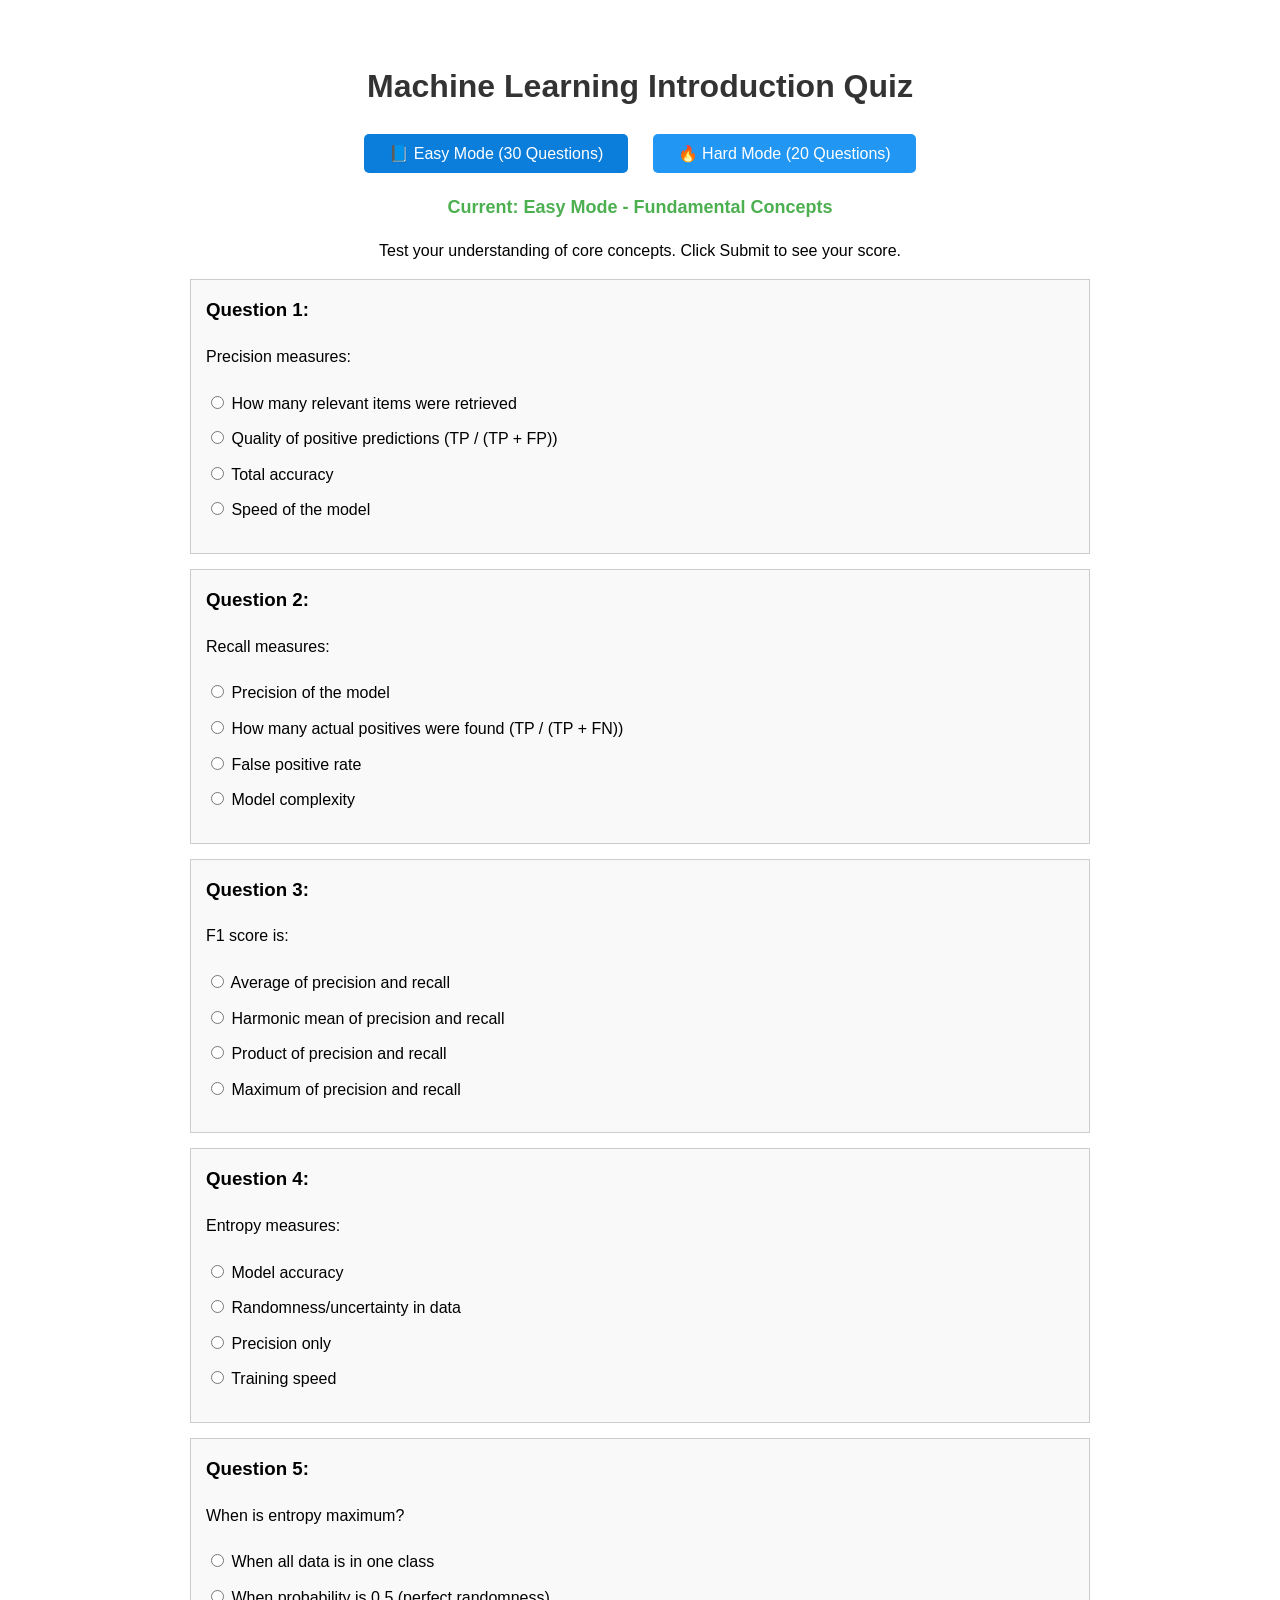
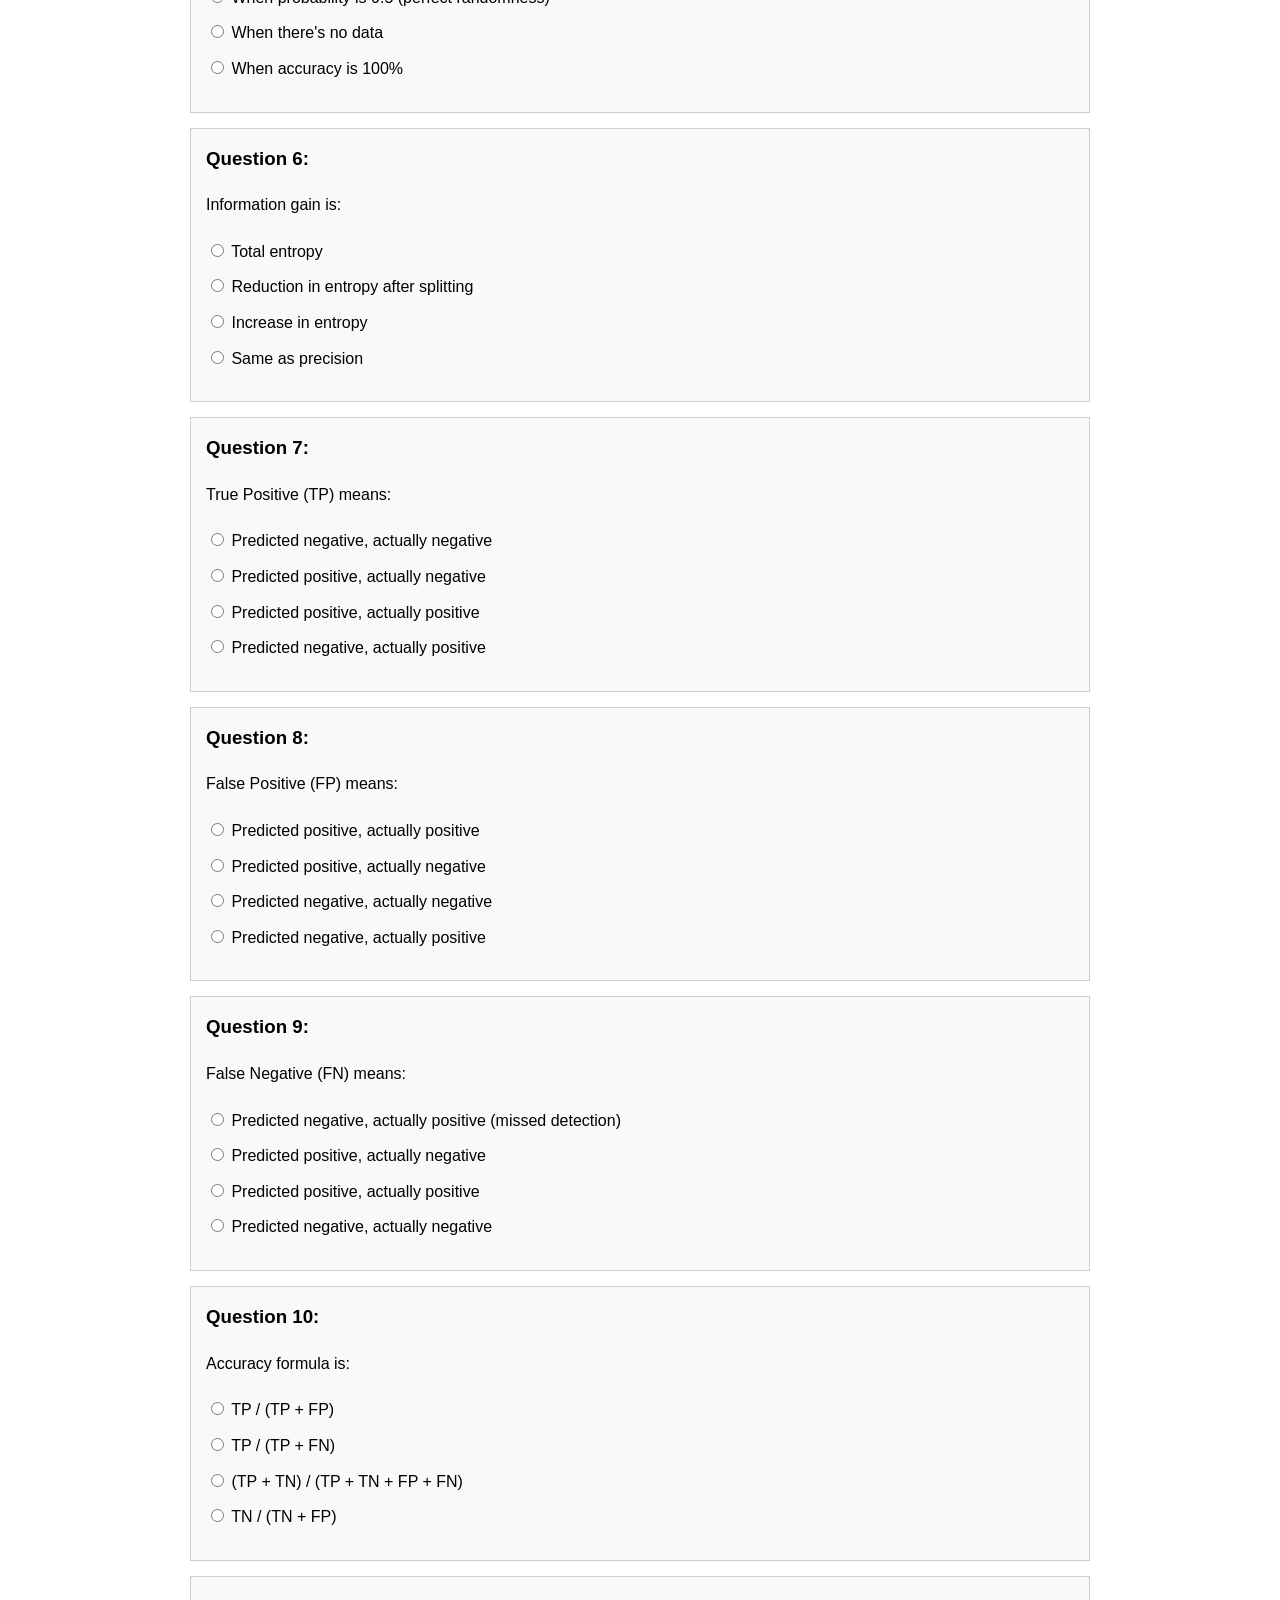
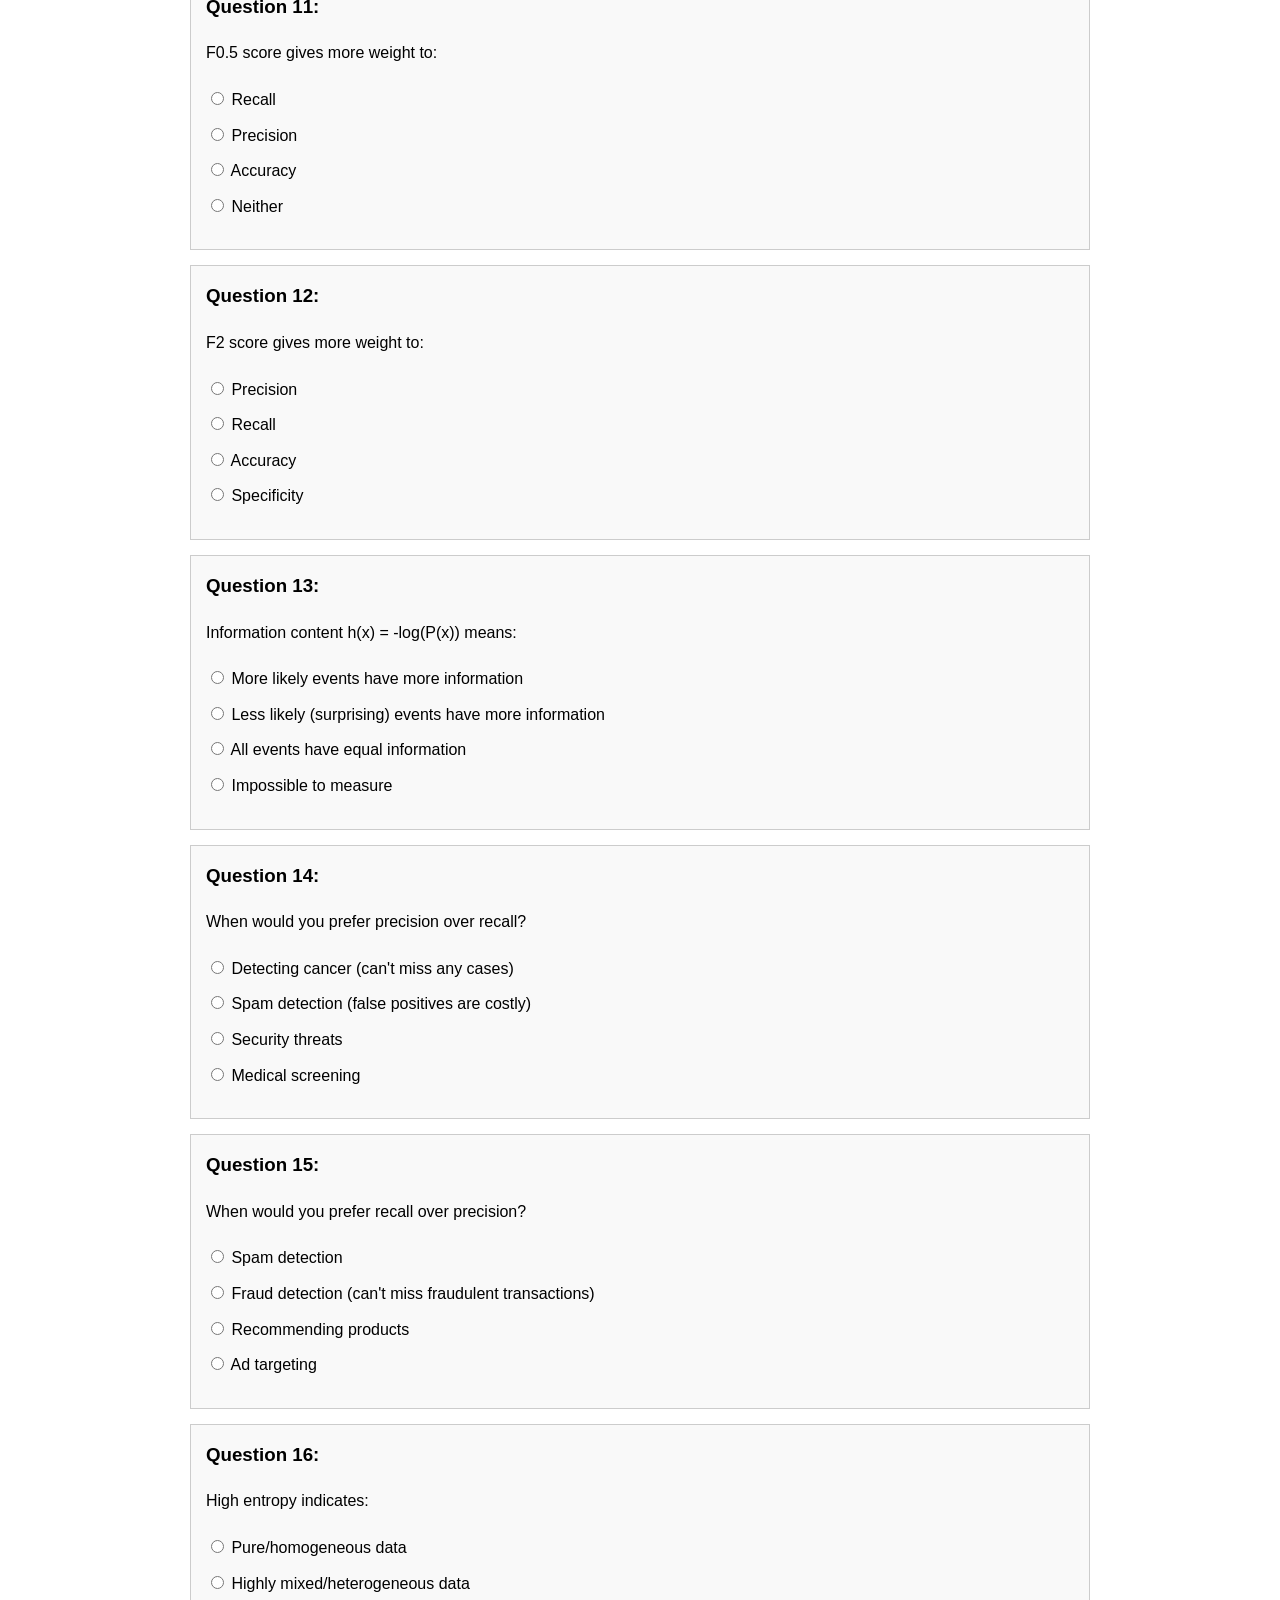
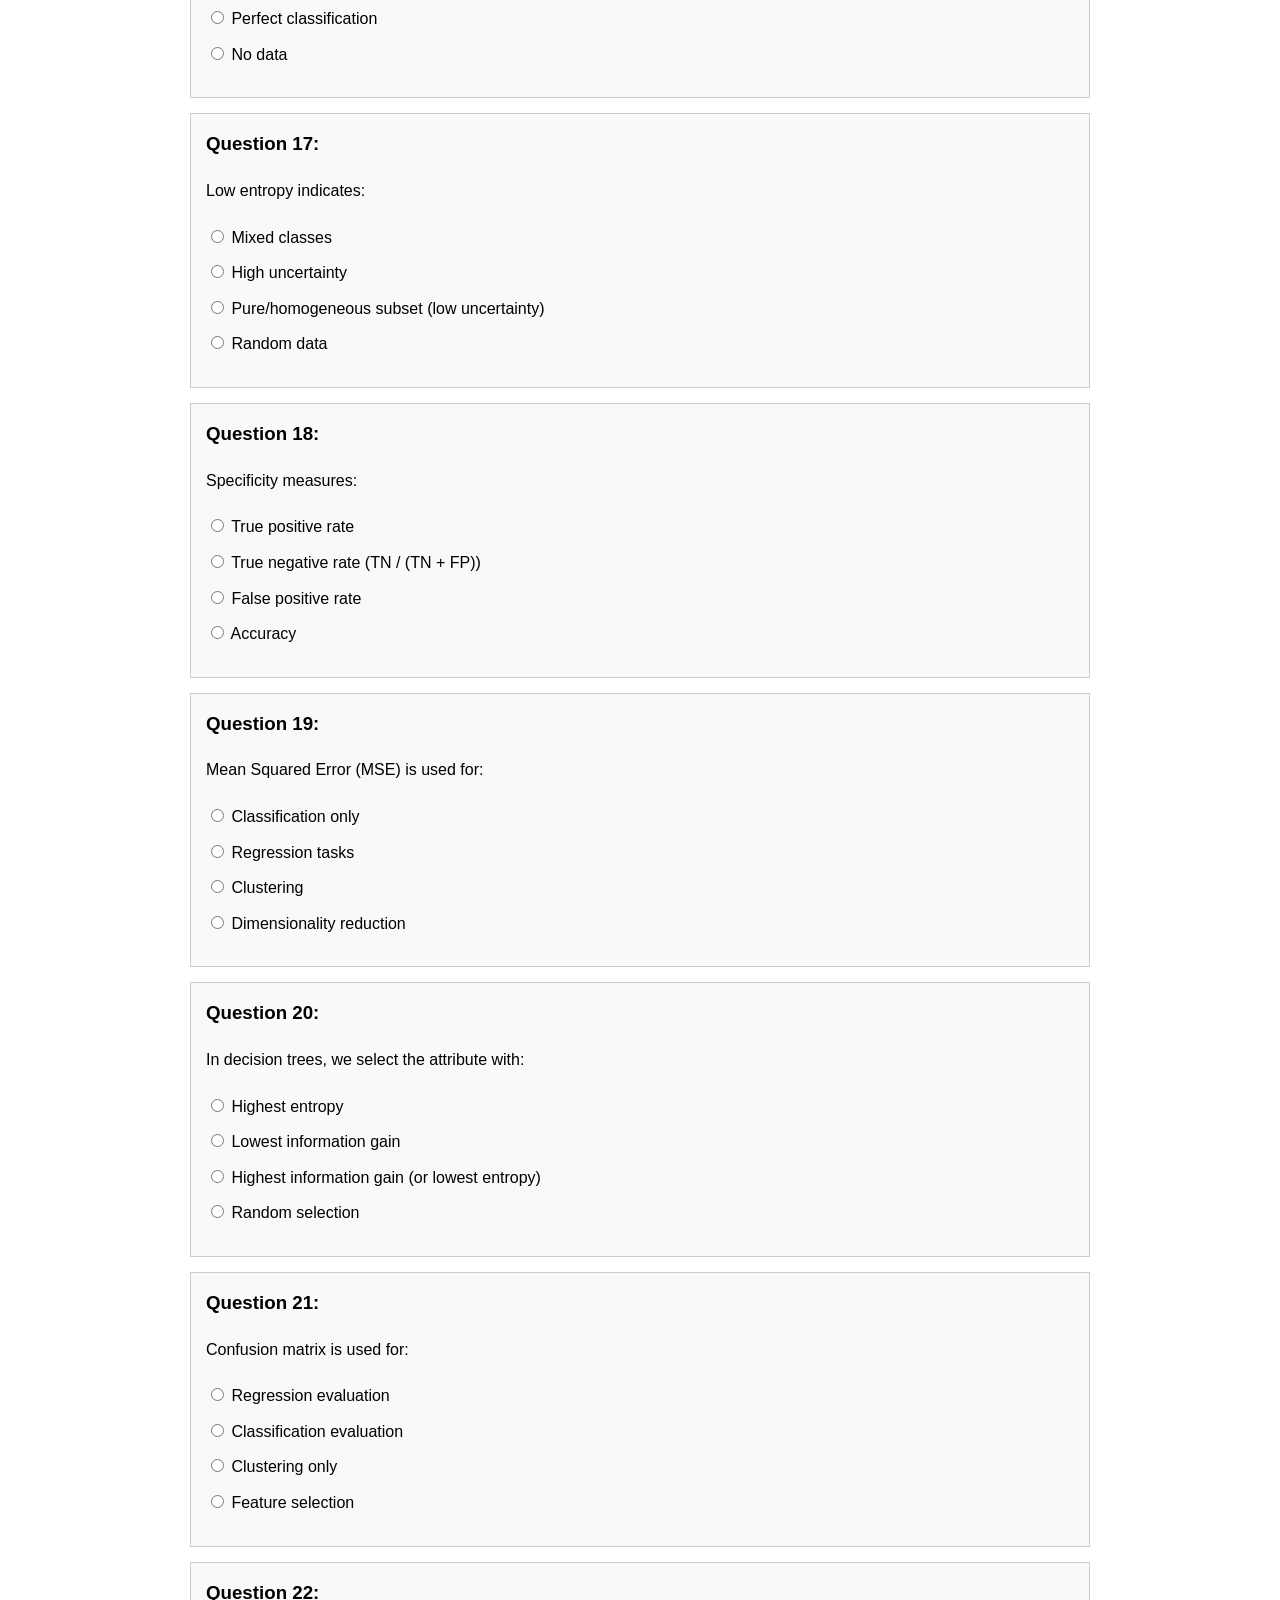
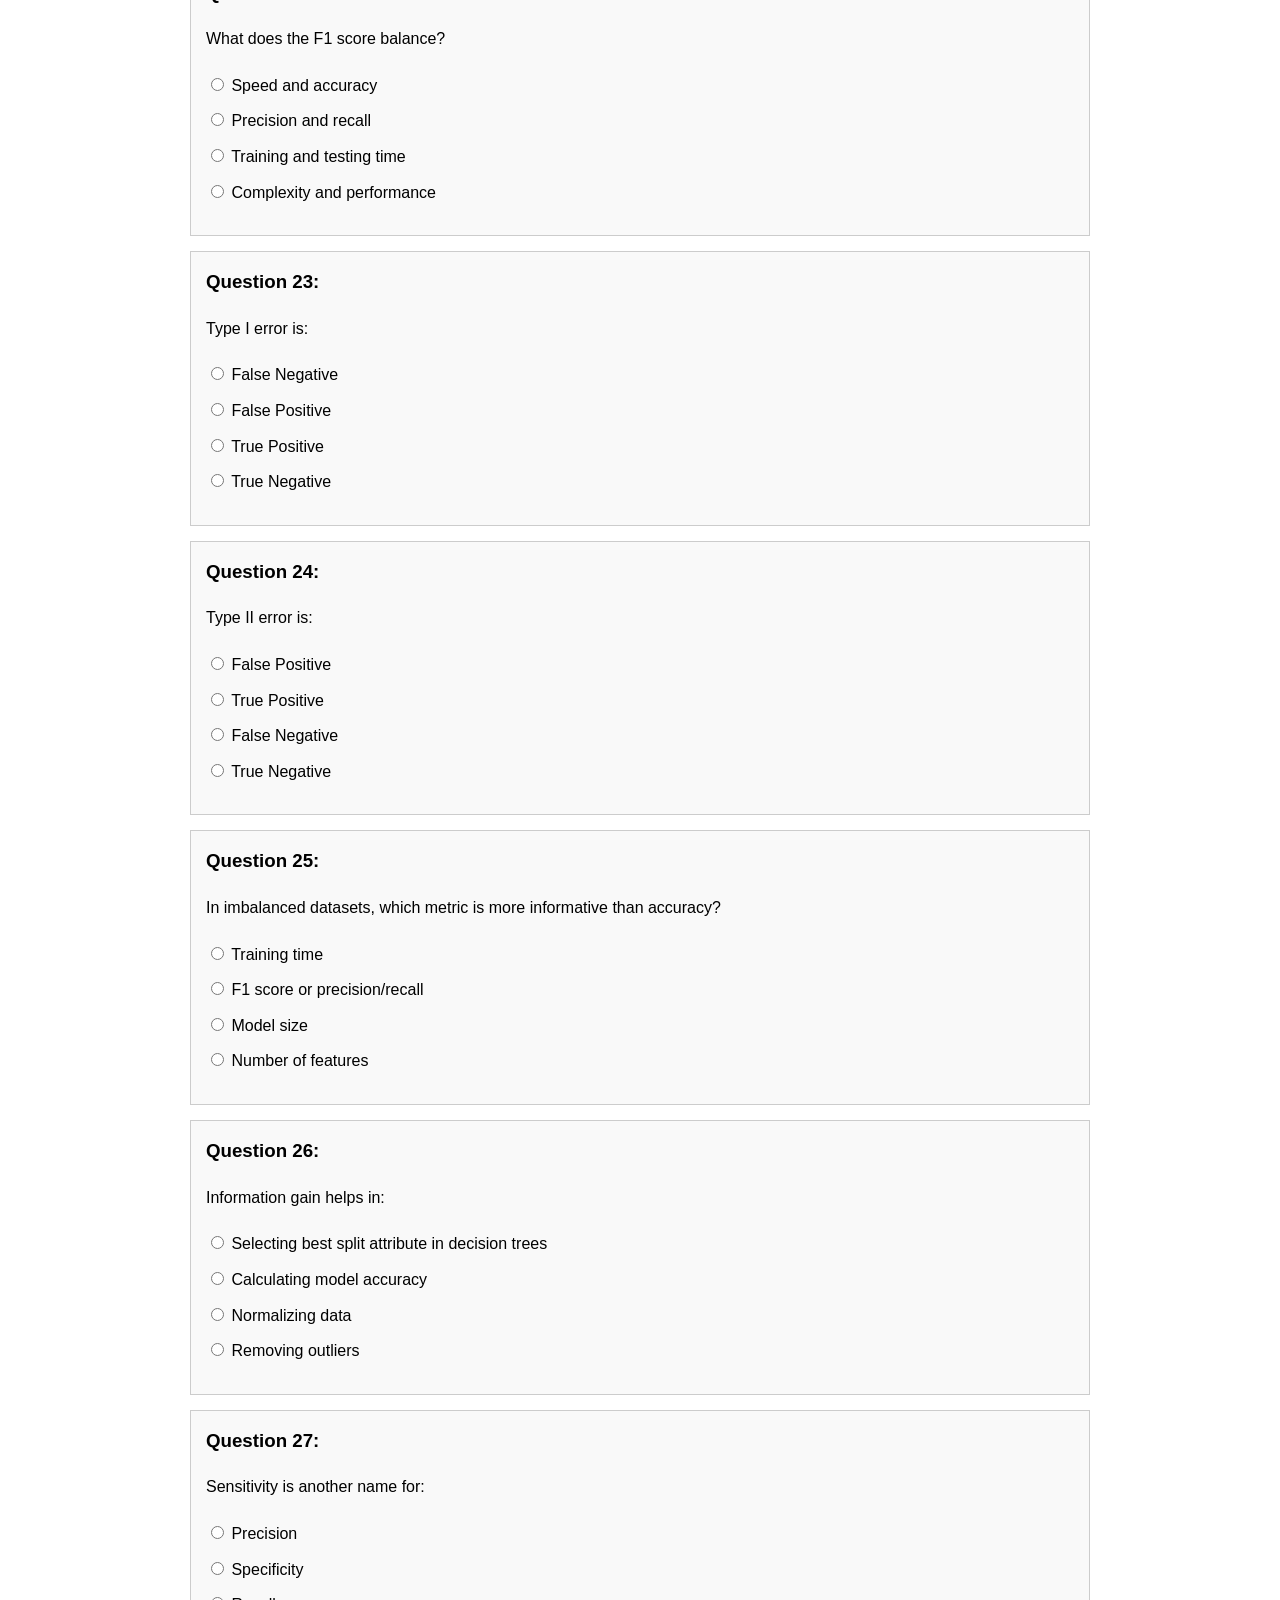
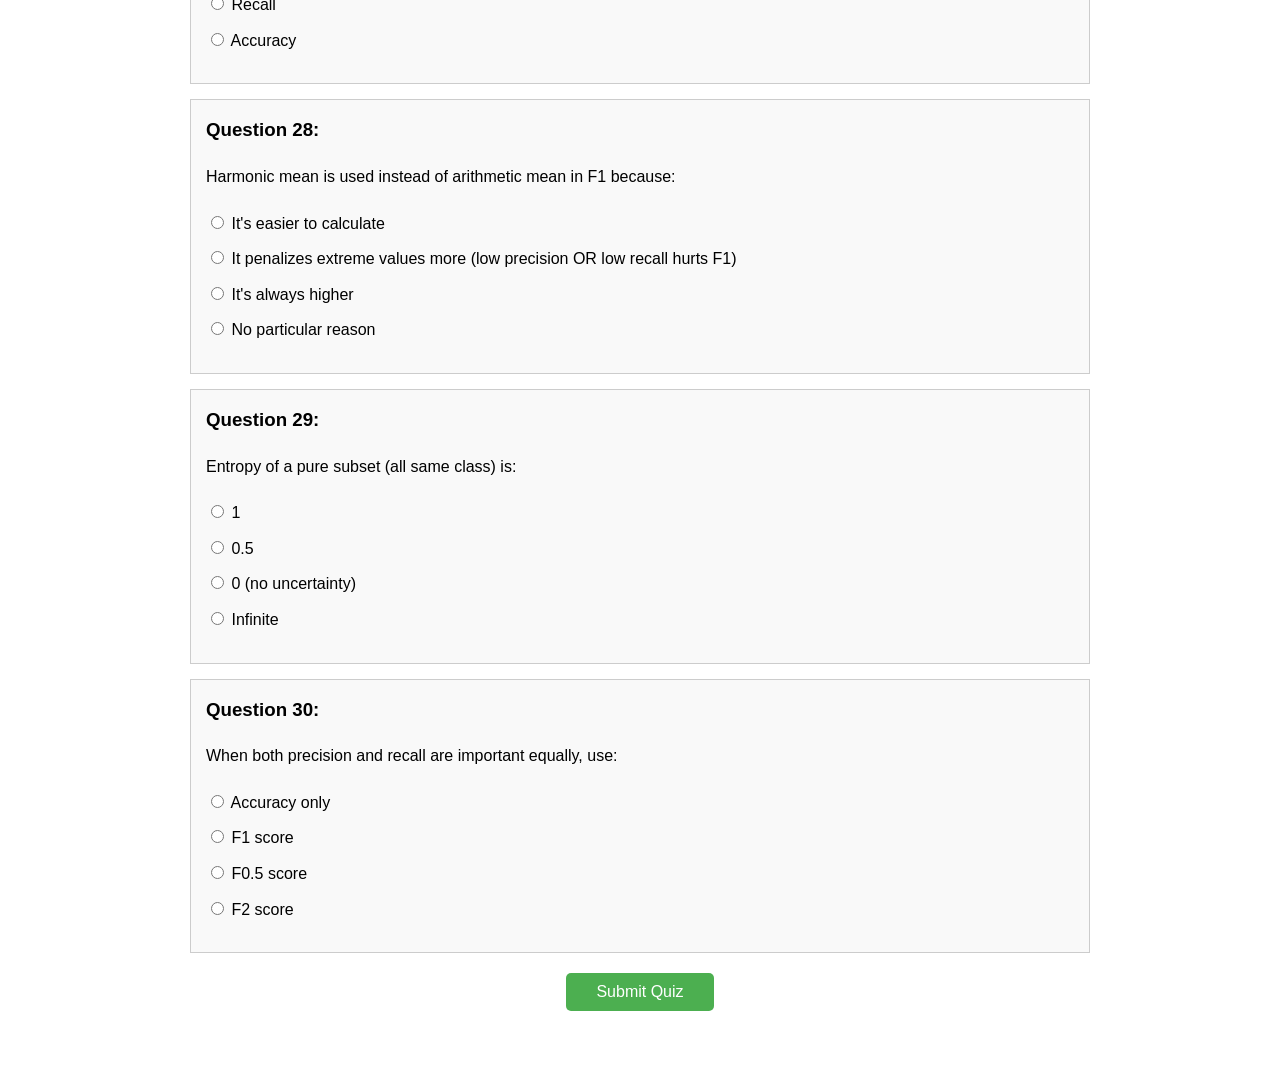
<file: html/quiz_ml_introduction.html>
<!DOCTYPE html>
<html>
<head>
    <meta charset="UTF-8">
    <title>ML Introduction Quiz</title>
    <style>
        body { font-family: Arial, sans-serif; max-width: 900px; margin: 20px auto; padding: 20px; line-height: 1.6; }
        h1 { text-align: center; color: #333; }
        .mode-buttons { text-align: center; margin: 20px 0; }
        .mode-btn { background-color: #2196F3; color: white; padding: 10px 25px; border: none; cursor: pointer; font-size: 16px; margin: 0 10px; border-radius: 5px; }
        .mode-btn.active { background-color: #0b7dda; }
        .mode-btn:hover { background-color: #0b7dda; }
        .difficulty-indicator { text-align: center; font-size: 18px; margin: 15px 0; font-weight: bold; }
        .easy-mode { color: #4CAF50; }
        .hard-mode { color: #f44336; }
        .question { border: 1px solid #ccc; padding: 15px; margin: 15px 0; background-color: #f9f9f9; }
        .question h3 { margin-top: 0; }
        .options { margin: 10px 0; }
        .options label { display: block; padding: 5px 0; }
        code { background-color: #e8e8e8; padding: 2px 6px; font-family: 'Courier New', monospace; }
        button.submit { background-color: #4CAF50; color: white; padding: 10px 30px; border: none; cursor: pointer; font-size: 16px; display: block; margin: 20px auto; border-radius: 5px; }
        button.submit:hover { background-color: #45a049; }
        .feedback { margin-top: 10px; padding: 10px; display: none; }
        .correct { background-color: #d4edda; color: #155724; border: 1px solid #c3e6cb; }
        .incorrect { background-color: #f8d7da; color: #721c24; border: 1px solid #f5c6cb; }
        #score { text-align: center; font-size: 20px; font-weight: bold; margin: 20px 0; display: none; }
    </style>
</head>
<body>
    <h1>Machine Learning Introduction Quiz</h1>
    
    <div class="mode-buttons">
        <button class="mode-btn active" onclick="switchMode('easy')">📘 Easy Mode (30 Questions)</button>
        <button class="mode-btn" onclick="switchMode('hard')">🔥 Hard Mode (20 Questions)</button>
    </div>
    
    <div class="difficulty-indicator">
        <span id="difficulty-text" class="easy-mode">Current: Easy Mode - Fundamental Concepts</span>
    </div>
    
    <p style="text-align: center;" id="instructions">Test your understanding of core concepts. Click Submit to see your score.</p>

    <div id="easy-questions">
        <div class="question" id="q1"><h3>Question 1:</h3><p>Precision measures:</p><div class="options"><label><input type="radio" name="q1" value="a"> How many relevant items were retrieved</label><label><input type="radio" name="q1" value="b"> Quality of positive predictions (TP / (TP + FP))</label><label><input type="radio" name="q1" value="c"> Total accuracy</label><label><input type="radio" name="q1" value="d"> Speed of the model</label></div><div class="feedback" id="f1"></div></div>

        <div class="question" id="q2"><h3>Question 2:</h3><p>Recall measures:</p><div class="options"><label><input type="radio" name="q2" value="a"> Precision of the model</label><label><input type="radio" name="q2" value="b"> How many actual positives were found (TP / (TP + FN))</label><label><input type="radio" name="q2" value="c"> False positive rate</label><label><input type="radio" name="q2" value="d"> Model complexity</label></div><div class="feedback" id="f2"></div></div>

        <div class="question" id="q3"><h3>Question 3:</h3><p>F1 score is:</p><div class="options"><label><input type="radio" name="q3" value="a"> Average of precision and recall</label><label><input type="radio" name="q3" value="b"> Harmonic mean of precision and recall</label><label><input type="radio" name="q3" value="c"> Product of precision and recall</label><label><input type="radio" name="q3" value="d"> Maximum of precision and recall</label></div><div class="feedback" id="f3"></div></div>

        <div class="question" id="q4"><h3>Question 4:</h3><p>Entropy measures:</p><div class="options"><label><input type="radio" name="q4" value="a"> Model accuracy</label><label><input type="radio" name="q4" value="b"> Randomness/uncertainty in data</label><label><input type="radio" name="q4" value="c"> Precision only</label><label><input type="radio" name="q4" value="d"> Training speed</label></div><div class="feedback" id="f4"></div></div>

        <div class="question" id="q5"><h3>Question 5:</h3><p>When is entropy maximum?</p><div class="options"><label><input type="radio" name="q5" value="a"> When all data is in one class</label><label><input type="radio" name="q5" value="b"> When probability is 0.5 (perfect randomness)</label><label><input type="radio" name="q5" value="c"> When there's no data</label><label><input type="radio" name="q5" value="d"> When accuracy is 100%</label></div><div class="feedback" id="f5"></div></div>

        <div class="question" id="q6"><h3>Question 6:</h3><p>Information gain is:</p><div class="options"><label><input type="radio" name="q6" value="a"> Total entropy</label><label><input type="radio" name="q6" value="b"> Reduction in entropy after splitting</label><label><input type="radio" name="q6" value="c"> Increase in entropy</label><label><input type="radio" name="q6" value="d"> Same as precision</label></div><div class="feedback" id="f6"></div></div>

        <div class="question" id="q7"><h3>Question 7:</h3><p>True Positive (TP) means:</p><div class="options"><label><input type="radio" name="q7" value="a"> Predicted negative, actually negative</label><label><input type="radio" name="q7" value="b"> Predicted positive, actually negative</label><label><input type="radio" name="q7" value="c"> Predicted positive, actually positive</label><label><input type="radio" name="q7" value="d"> Predicted negative, actually positive</label></div><div class="feedback" id="f7"></div></div>

        <div class="question" id="q8"><h3>Question 8:</h3><p>False Positive (FP) means:</p><div class="options"><label><input type="radio" name="q8" value="a"> Predicted positive, actually positive</label><label><input type="radio" name="q8" value="b"> Predicted positive, actually negative</label><label><input type="radio" name="q8" value="c"> Predicted negative, actually negative</label><label><input type="radio" name="q8" value="d"> Predicted negative, actually positive</label></div><div class="feedback" id="f8"></div></div>

        <div class="question" id="q9"><h3>Question 9:</h3><p>False Negative (FN) means:</p><div class="options"><label><input type="radio" name="q9" value="a"> Predicted negative, actually positive (missed detection)</label><label><input type="radio" name="q9" value="b"> Predicted positive, actually negative</label><label><input type="radio" name="q9" value="c"> Predicted positive, actually positive</label><label><input type="radio" name="q9" value="d"> Predicted negative, actually negative</label></div><div class="feedback" id="f9"></div></div>

        <div class="question" id="q10"><h3>Question 10:</h3><p>Accuracy formula is:</p><div class="options"><label><input type="radio" name="q10" value="a"> TP / (TP + FP)</label><label><input type="radio" name="q10" value="b"> TP / (TP + FN)</label><label><input type="radio" name="q10" value="c"> (TP + TN) / (TP + TN + FP + FN)</label><label><input type="radio" name="q10" value="d"> TN / (TN + FP)</label></div><div class="feedback" id="f10"></div></div>

        <div class="question" id="q11"><h3>Question 11:</h3><p>F0.5 score gives more weight to:</p><div class="options"><label><input type="radio" name="q11" value="a"> Recall</label><label><input type="radio" name="q11" value="b"> Precision</label><label><input type="radio" name="q11" value="c"> Accuracy</label><label><input type="radio" name="q11" value="d"> Neither</label></div><div class="feedback" id="f11"></div></div>

        <div class="question" id="q12"><h3>Question 12:</h3><p>F2 score gives more weight to:</p><div class="options"><label><input type="radio" name="q12" value="a"> Precision</label><label><input type="radio" name="q12" value="b"> Recall</label><label><input type="radio" name="q12" value="c"> Accuracy</label><label><input type="radio" name="q12" value="d"> Specificity</label></div><div class="feedback" id="f12"></div></div>

        <div class="question" id="q13"><h3>Question 13:</h3><p>Information content h(x) = -log(P(x)) means:</p><div class="options"><label><input type="radio" name="q13" value="a"> More likely events have more information</label><label><input type="radio" name="q13" value="b"> Less likely (surprising) events have more information</label><label><input type="radio" name="q13" value="c"> All events have equal information</label><label><input type="radio" name="q13" value="d"> Impossible to measure</label></div><div class="feedback" id="f13"></div></div>

        <div class="question" id="q14"><h3>Question 14:</h3><p>When would you prefer precision over recall?</p><div class="options"><label><input type="radio" name="q14" value="a"> Detecting cancer (can't miss any cases)</label><label><input type="radio" name="q14" value="b"> Spam detection (false positives are costly)</label><label><input type="radio" name="q14" value="c"> Security threats</label><label><input type="radio" name="q14" value="d"> Medical screening</label></div><div class="feedback" id="f14"></div></div>

        <div class="question" id="q15"><h3>Question 15:</h3><p>When would you prefer recall over precision?</p><div class="options"><label><input type="radio" name="q15" value="a"> Spam detection</label><label><input type="radio" name="q15" value="b"> Fraud detection (can't miss fraudulent transactions)</label><label><input type="radio" name="q15" value="c"> Recommending products</label><label><input type="radio" name="q15" value="d"> Ad targeting</label></div><div class="feedback" id="f15"></div></div>

        <div class="question" id="q16"><h3>Question 16:</h3><p>High entropy indicates:</p><div class="options"><label><input type="radio" name="q16" value="a"> Pure/homogeneous data</label><label><input type="radio" name="q16" value="b"> Highly mixed/heterogeneous data</label><label><input type="radio" name="q16" value="c"> Perfect classification</label><label><input type="radio" name="q16" value="d"> No data</label></div><div class="feedback" id="f16"></div></div>

        <div class="question" id="q17"><h3>Question 17:</h3><p>Low entropy indicates:</p><div class="options"><label><input type="radio" name="q17" value="a"> Mixed classes</label><label><input type="radio" name="q17" value="b"> High uncertainty</label><label><input type="radio" name="q17" value="c"> Pure/homogeneous subset (low uncertainty)</label><label><input type="radio" name="q17" value="d"> Random data</label></div><div class="feedback" id="f17"></div></div>

        <div class="question" id="q18"><h3>Question 18:</h3><p>Specificity measures:</p><div class="options"><label><input type="radio" name="q18" value="a"> True positive rate</label><label><input type="radio" name="q18" value="b"> True negative rate (TN / (TN + FP))</label><label><input type="radio" name="q18" value="c"> False positive rate</label><label><input type="radio" name="q18" value="d"> Accuracy</label></div><div class="feedback" id="f18"></div></div>

        <div class="question" id="q19"><h3>Question 19:</h3><p>Mean Squared Error (MSE) is used for:</p><div class="options"><label><input type="radio" name="q19" value="a"> Classification only</label><label><input type="radio" name="q19" value="b"> Regression tasks</label><label><input type="radio" name="q19" value="c"> Clustering</label><label><input type="radio" name="q19" value="d"> Dimensionality reduction</label></div><div class="feedback" id="f19"></div></div>

        <div class="question" id="q20"><h3>Question 20:</h3><p>In decision trees, we select the attribute with:</p><div class="options"><label><input type="radio" name="q20" value="a"> Highest entropy</label><label><input type="radio" name="q20" value="b"> Lowest information gain</label><label><input type="radio" name="q20" value="c"> Highest information gain (or lowest entropy)</label><label><input type="radio" name="q20" value="d"> Random selection</label></div><div class="feedback" id="f20"></div></div>

        <div class="question" id="q21"><h3>Question 21:</h3><p>Confusion matrix is used for:</p><div class="options"><label><input type="radio" name="q21" value="a"> Regression evaluation</label><label><input type="radio" name="q21" value="b"> Classification evaluation</label><label><input type="radio" name="q21" value="c"> Clustering only</label><label><input type="radio" name="q21" value="d"> Feature selection</label></div><div class="feedback" id="f21"></div></div>

        <div class="question" id="q22"><h3>Question 22:</h3><p>What does the F1 score balance?</p><div class="options"><label><input type="radio" name="q22" value="a"> Speed and accuracy</label><label><input type="radio" name="q22" value="b"> Precision and recall</label><label><input type="radio" name="q22" value="c"> Training and testing time</label><label><input type="radio" name="q22" value="d"> Complexity and performance</label></div><div class="feedback" id="f22"></div></div>

        <div class="question" id="q23"><h3>Question 23:</h3><p>Type I error is:</p><div class="options"><label><input type="radio" name="q23" value="a"> False Negative</label><label><input type="radio" name="q23" value="b"> False Positive</label><label><input type="radio" name="q23" value="c"> True Positive</label><label><input type="radio" name="q23" value="d"> True Negative</label></div><div class="feedback" id="f23"></div></div>

        <div class="question" id="q24"><h3>Question 24:</h3><p>Type II error is:</p><div class="options"><label><input type="radio" name="q24" value="a"> False Positive</label><label><input type="radio" name="q24" value="b"> True Positive</label><label><input type="radio" name="q24" value="c"> False Negative</label><label><input type="radio" name="q24" value="d"> True Negative</label></div><div class="feedback" id="f24"></div></div>

        <div class="question" id="q25"><h3>Question 25:</h3><p>In imbalanced datasets, which metric is more informative than accuracy?</p><div class="options"><label><input type="radio" name="q25" value="a"> Training time</label><label><input type="radio" name="q25" value="b"> F1 score or precision/recall</label><label><input type="radio" name="q25" value="c"> Model size</label><label><input type="radio" name="q25" value="d"> Number of features</label></div><div class="feedback" id="f25"></div></div>

        <div class="question" id="q26"><h3>Question 26:</h3><p>Information gain helps in:</p><div class="options"><label><input type="radio" name="q26" value="a"> Selecting best split attribute in decision trees</label><label><input type="radio" name="q26" value="b"> Calculating model accuracy</label><label><input type="radio" name="q26" value="c"> Normalizing data</label><label><input type="radio" name="q26" value="d"> Removing outliers</label></div><div class="feedback" id="f26"></div></div>

        <div class="question" id="q27"><h3>Question 27:</h3><p>Sensitivity is another name for:</p><div class="options"><label><input type="radio" name="q27" value="a"> Precision</label><label><input type="radio" name="q27" value="b"> Specificity</label><label><input type="radio" name="q27" value="c"> Recall</label><label><input type="radio" name="q27" value="d"> Accuracy</label></div><div class="feedback" id="f27"></div></div>

        <div class="question" id="q28"><h3>Question 28:</h3><p>Harmonic mean is used instead of arithmetic mean in F1 because:</p><div class="options"><label><input type="radio" name="q28" value="a"> It's easier to calculate</label><label><input type="radio" name="q28" value="b"> It penalizes extreme values more (low precision OR low recall hurts F1)</label><label><input type="radio" name="q28" value="c"> It's always higher</label><label><input type="radio" name="q28" value="d"> No particular reason</label></div><div class="feedback" id="f28"></div></div>

        <div class="question" id="q29"><h3>Question 29:</h3><p>Entropy of a pure subset (all same class) is:</p><div class="options"><label><input type="radio" name="q29" value="a"> 1</label><label><input type="radio" name="q29" value="b"> 0.5</label><label><input type="radio" name="q29" value="c"> 0 (no uncertainty)</label><label><input type="radio" name="q29" value="d"> Infinite</label></div><div class="feedback" id="f29"></div></div>

        <div class="question" id="q30"><h3>Question 30:</h3><p>When both precision and recall are important equally, use:</p><div class="options"><label><input type="radio" name="q30" value="a"> Accuracy only</label><label><input type="radio" name="q30" value="b"> F1 score</label><label><input type="radio" name="q30" value="c"> F0.5 score</label><label><input type="radio" name="q30" value="d"> F2 score</label></div><div class="feedback" id="f30"></div></div>
    </div>

    <div id="hard-questions" style="display: none;">
        <div class="question" id="hq1"><h3>Question 1:</h3><p>Dataset: 90 negatives, 10 positives. Model predicts everything as negative. What's the accuracy?</p><div class="options"><label><input type="radio" name="hq1" value="a"> 50%</label><label><input type="radio" name="hq1" value="b"> 10%</label><label><input type="radio" name="hq1" value="c"> 90% (but model is useless!)</label><label><input type="radio" name="hq1" value="d"> 0%</label></div><div class="feedback" id="hf1"></div></div>

        <div class="question" id="hq2"><h3>Question 2:</h3><p>Same scenario above. What's the recall for the positive class?</p><div class="options"><label><input type="radio" name="hq2" value="a"> 90%</label><label><input type="radio" name="hq2" value="b"> 100%</label><label><input type="radio" name="hq2" value="c"> 0% (didn't detect ANY positives)</label><label><input type="radio" name="hq2" value="d"> 10%</label></div><div class="feedback" id="hf2"></div></div>

        <div class="question" id="hq3"><h3>Question 3:</h3><p>You have perfect precision (100%) but low recall (30%). What's happening?</p><div class="options"><label><input type="radio" name="hq3" value="a"> Model is too aggressive</label><label><input type="radio" name="hq3" value="b"> Model is too conservative; when it predicts positive it's right, but misses many</label><label><input type="radio" name="hq3" value="c"> Model is perfect</label><label><input type="radio" name="hq3" value="d"> Model predicts everything as negative</label></div><div class="feedback" id="hf3"></div></div>

        <div class="question" id="hq4"><h3>Question 4:</h3><p>Medical test: Missing cancer (FN) vs false alarm (FP). Which is worse?</p><div class="options"><label><input type="radio" name="hq4" value="a"> FP is worse - causes unnecessary treatment</label><label><input type="radio" name="hq4" value="b"> FN is worse - patient dies; optimize for high recall</label><label><input type="radio" name="hq4" value="c"> Both equally bad</label><label><input type="radio" name="hq4" value="d"> Neither matters</label></div><div class="feedback" id="hf4"></div></div>

        <div class="question" id="hq5"><h3>Question 5:</h3><p>Entropy is maximum (for binary case) when P(class=1) equals:</p><div class="options"><label><input type="radio" name="hq5" value="a"> 0</label><label><input type="radio" name="hq5" value="b"> 0.5 (maximum uncertainty)</label><label><input type="radio" name="hq5" value="c"> 1</label><label><input type="radio" name="hq5" value="d"> 0.25</label></div><div class="feedback" id="hf5"></div></div>

        <div class="question" id="hq6"><h3>Question 6:</h3><p>Split data: Before split H=1. After split: subset A has H=0, subset B has H=0. Information gain?</p><div class="options"><label><input type="radio" name="hq6" value="a"> 0</label><label><input type="radio" name="hq6" value="b"> 1 (perfect split - went from uncertain to certain)</label><label><input type="radio" name="hq6" value="c"> 0.5</label><label><input type="radio" name="hq6" value="d"> -1</label></div><div class="feedback" id="hf6"></div></div>

        <div class="question" id="hq7"><h3>Question 7:</h3><p>TP=40, FP=10, FN=5, TN=45. What's precision?</p><div class="options"><label><input type="radio" name="hq7" value="a"> 40/50 = 0.8 or 80%</label><label><input type="radio" name="hq7" value="b"> 40/45 = 0.89</label><label><input type="radio" name="hq7" value="c"> 40/55 = 0.73</label><label><input type="radio" name="hq7" value="d"> 45/55 = 0.82</label></div><div class="feedback" id="hf7"></div></div>

        <div class="question" id="hq8"><h3>Question 8:</h3><p>Same confusion matrix. What's recall?</p><div class="options"><label><input type="radio" name="hq8" value="a"> 40/50 = 0.8</label><label><input type="radio" name="hq8" value="b"> 40/45 = 0.89 or 89%</label><label><input type="radio" name="hq8" value="c"> 40/55 = 0.73</label><label><input type="radio" name="hq8" value="d"> 45/50 = 0.9</label></div><div class="feedback" id="hf8"></div></div>

        <div class="question" id="hq9"><h3>Question 9:</h3><p>Spam filter: Precision=0.95, Recall=0.60. What does this mean?</p><div class="options"><label><input type="radio" name="hq9" value="a"> Catches all spam but many false positives</label><label><input type="radio" name="hq9" value="b"> Very accurate when flagging spam, but misses 40% of spam</label><label><input type="radio" name="hq9" value="c"> Perfect performance</label><label><input type="radio" name="hq9" value="d"> Useless filter</label></div><div class="feedback" id="hf9"></div></div>

        <div class="question" id="hq10"><h3>Question 10:</h3><p>Why can't you just maximize both precision AND recall to 100%?</p><div class="options"><label><input type="radio" name="hq10" value="a"> You can always do both</label><label><input type="radio" name="hq10" value="b"> There's usually a trade-off; being more conservative hurts recall, being aggressive hurts precision</label><label><input type="radio" name="hq10" value="c"> It's too expensive</label><label><input type="radio" name="hq10" value="d"> No reason</label></div><div class="feedback" id="hf10"></div></div>

        <div class="question" id="hq11"><h3>Question 11:</h3><p>Dataset with 2 equal classes has entropy of 1 bit. What if you add a third equal class?</p><div class="options"><label><input type="radio" name="hq11" value="a"> Stays 1</label><label><input type="radio" name="hq11" value="b"> Increases (more uncertainty with 3 equally likely outcomes)</label><label><input type="radio" name="hq11" value="c"> Decreases</label><label><input type="radio" name="hq11" value="d"> Becomes 0</label></div><div class="feedback" id="hf11"></div></div>

        <div class="question" id="hq12"><h3>Question 12:</h3><p>Attribute X provides IG=0.8, Attribute Y provides IG=0.2. Which should decision tree split on first?</p><div class="options"><label><input type="radio" name="hq12" value="a"> Y (lower is better)</label><label><input type="radio" name="hq12" value="b"> X (higher information gain = better split)</label><label><input type="radio" name="hq12" value="c"> Both equally good</label><label><input type="radio" name="hq12" value="d"> Neither</label></div><div class="feedback" id="hf12"></div></div>

        <div class="question" id="hq13"><h3>Question 13:</h3><p>Rare event (1% positive). Model with 99% accuracy. Is this impressive?</p><div class="options"><label><input type="radio" name="hq13" value="a"> Yes - very high accuracy!</label><label><input type="radio" name="hq13" value="b"> No - predicting all negative gives 99% accuracy; need to check precision/recall</label><label><input type="radio" name="hq13" value="c"> Moderately impressive</label><label><input type="radio" name="hq13" value="d"> Impossible to tell</label></div><div class="feedback" id="hf13"></div></div>

        <div class="question" id="hq14"><h3>Question 14:</h3><p>Precision=0.8, Recall=0.8. Approximate F1 score?</p><div class="options"><label><input type="radio" name="hq14" value="a"> 0.6</label><label><input type="radio" name="hq14" value="b"> 0.8 (when P=R, F1 equals both)</label><label><input type="radio" name="hq14" value="c"> 1.6</label><label><input type="radio" name="hq14" value="d"> 0.64</label></div><div class="feedback" id="hf14"></div></div>

        <div class="question" id="hq15"><h3>Question 15:</h3><p>Precision=0.9, Recall=0.1. What's wrong?</p><div class="options"><label><input type="radio" name="hq15" value="a"> Nothing - great model</label><label><input type="radio" name="hq15" value="b"> Model is too conservative; misses 90% of positives despite high precision</label><label><input type="radio" name="hq15" value="c"> Model is too aggressive</label><label><input type="radio" name="hq15" value="d"> Impossible combination</label></div><div class="feedback" id="hf15"></div></div>

        <div class="question" id="hq16"><h3>Question 16:</h3><p>Split gives two subsets: 100% Class A and 100% Class B. Entropy after split?</p><div class="options"><label><input type="radio" name="hq16" value="a"> 1</label><label><input type="radio" name="hq16" value="b"> 0.5</label><label><input type="radio" name="hq16" value="c"> 0 (both subsets are pure)</label><label><input type="radio" name="hq16" value="d"> Infinite</label></div><div class="feedback" id="hf16"></div></div>

        <div class="question" id="hq17"><h3>Question 17:</h3><p>Email filter flags 100 emails as spam. 95 were actually spam, 5 were legitimate. What's precision?</p><div class="options"><label><input type="radio" name="hq17" value="a"> 100%</label><label><input type="radio" name="hq17" value="b"> 95% (95 correct out of 100 flagged)</label><label><input type="radio" name="hq17" value="c"> 5%</label><label><input type="radio" name="hq17" value="d"> 90%</label></div><div class="feedback" id="hf17"></div></div>

        <div class="question" id="hq18"><h3>Question 18:</h3><p>Model A: P=0.7, R=0.9. Model B: P=0.9, R=0.7. Which has better F1?</p><div class="options"><label><input type="radio" name="hq18" value="a"> Model A</label><label><input type="radio" name="hq18" value="b"> Model B</label><label><input type="radio" name="hq18" value="c"> Both have same F1 (symmetric)</label><label><input type="radio" name="hq18" value="d"> Cannot determine</label></div><div class="feedback" id="hf18"></div></div>

        <div class="question" id="hq19"><h3>Question 19:</h3><p>Event with probability 1/8. Information content h(x) = -log₂(1/8) equals:</p><div class="options"><label><input type="radio" name="hq19" value="a"> 1 bit</label><label><input type="radio" name="hq19" value="b"> 2 bits</label><label><input type="radio" name="hq19" value="c"> 3 bits (log₂(8) = 3)</label><label><input type="radio" name="hq19" value="d"> 8 bits</label></div><div class="feedback" id="hf19"></div></div>

        <div class="question" id="hq20"><h3>Question 20:</h3><p>You optimize for recall in fraud detection. What's the consequence?</p><div class="options"><label><input type="radio" name="hq20" value="a"> No consequences</label><label><input type="radio" name="hq20" value="b"> Catch more fraud but flag many legitimate transactions (more false positives)</label><label><input type="radio" name="hq20" value="c"> Miss all fraud</label><label><input type="radio" name="hq20" value="d"> Perfect accuracy</label></div><div class="feedback" id="hf20"></div></div>
    </div>

    <button class="submit" onclick="submitQuiz()">Submit Quiz</button>
    <div id="score"></div>

    <script>
        let currentMode = 'easy';
        
        const easyAnswers = {q1:"b",q2:"b",q3:"b",q4:"b",q5:"b",q6:"b",q7:"c",q8:"b",q9:"a",q10:"c",q11:"b",q12:"b",q13:"b",q14:"b",q15:"b",q16:"b",q17:"c",q18:"b",q19:"b",q20:"c",q21:"b",q22:"b",q23:"b",q24:"c",q25:"b",q26:"a",q27:"c",q28:"b",q29:"c",q30:"b"};
        
        const hardAnswers = {hq1:"c",hq2:"c",hq3:"b",hq4:"b",hq5:"b",hq6:"b",hq7:"a",hq8:"b",hq9:"b",hq10:"b",hq11:"b",hq12:"b",hq13:"b",hq14:"b",hq15:"b",hq16:"c",hq17:"b",hq18:"c",hq19:"c",hq20:"b"};
        
        const easyExplanations = {
            q1:"Precision = TP/(TP+FP) - quality of positive predictions.",
            q2:"Recall = TP/(TP+FN) - how many actual positives were found.",
            q3:"F1 is harmonic mean: 2*(P*R)/(P+R).",
            q4:"Entropy measures randomness/uncertainty in data.",
            q5:"Entropy is maximum at P=0.5 (50/50 split = perfect randomness).",
            q6:"Information gain = reduction in entropy after splitting.",
            q7:"TP = correctly predicted positive and actually positive.",
            q8:"FP = predicted positive but actually negative (false alarm).",
            q9:"FN = predicted negative but actually positive (missed detection).",
            q10:"Accuracy = (TP+TN)/(TP+TN+FP+FN) = correct predictions / total.",
            q11:"F0.5 weighs precision more than recall.",
            q12:"F2 weighs recall more than precision.",
            q13:"Rare/surprising events have more information content.",
            q14:"Prefer precision when false positives are costly (spam filter blocking important email).",
            q15:"Prefer recall when false negatives are costly (missing cancer diagnosis).",
            q16:"High entropy = highly mixed/heterogeneous data.",
            q17:"Low entropy = pure/homogeneous data (low uncertainty).",
            q18:"Specificity = TN/(TN+FP) = true negative rate.",
            q19:"MSE measures average squared error in regression.",
            q20:"Select attribute with highest information gain (most entropy reduction).",
            q21:"Confusion matrix evaluates classification performance.",
            q22:"F1 balances precision and recall equally.",
            q23:"Type I error = False Positive.",
            q24:"Type II error = False Negative.",
            q25:"F1 or precision/recall better for imbalanced datasets than accuracy.",
            q26:"Information gain helps select best split in decision trees.",
            q27:"Sensitivity = Recall = TP/(TP+FN).",
            q28:"Harmonic mean penalizes extreme values; if either P or R is low, F1 is low.",
            q29:"Pure subset has entropy = 0 (no uncertainty).",
            q30:"F1 score when precision and recall are equally important."
        };
        
        const hardExplanations = {
            hq1:"90 TN, 0 TP, 0 FP, 10 FN. Accuracy = (90+0)/100 = 90%. But model is useless - never detects positives! This shows why accuracy is misleading for imbalanced data.",
            hq2:"Recall = TP/(TP+FN) = 0/(0+10) = 0%. Model didn't catch ANY positive cases!",
            hq3:"High precision, low recall = model is very selective. When it says 'positive' it's right, but it misses most positives by being too conservative.",
            hq4:"Missing cancer (FN) is far worse than false alarm (FP). Better to have unnecessary tests than miss cancer. Optimize for high recall in medical screening.",
            hq5:"For binary: H = -P(1)log₂(P(1)) - P(0)log₂(P(0)). Maximum when P(1)=P(0)=0.5.",
            hq6:"IG = H_before - H_after = 1 - 0 = 1. Perfect split! Went from completely uncertain (H=1) to completely certain (both subsets pure, H=0).",
            hq7:"Precision = TP/(TP+FP) = 40/(40+10) = 40/50 = 0.8",
            hq8:"Recall = TP/(TP+FN) = 40/(40+5) = 40/45 ≈ 0.89",
            hq9:"P=0.95 means when it flags spam, it's right 95% of time. R=0.60 means it only catches 60% of spam. It's conservative - rarely wrong, but misses a lot.",
            hq10:"Precision-recall tradeoff: Lowering threshold catches more positives (↑recall) but increases false positives (↓precision). Vice versa for raising threshold.",
            hq11:"Entropy increases with more equally likely outcomes. 2 classes = 1 bit, 3 equally likely classes > 1 bit.",
            hq12:"Higher IG = better split. X reduces entropy by 0.8, Y only by 0.2. Use X first.",
            hq13:"With 1% positive, predicting all negative gives 99% accuracy. Always check precision/recall for imbalanced data!",
            hq14:"When P=R, F1 = 2*(P*R)/(P+R) = 2*(0.8*0.8)/(0.8+0.8) = 1.28/1.6 = 0.8",
            hq15:"Model only identifies 10% of positives (terrible recall) but when it does, it's usually right (good precision). Too conservative.",
            hq16:"Both subsets are pure (100% one class each), so each has entropy=0. Weighted average entropy after split = 0.",
            hq17:"Precision = (correct spam)/(all flagged) = 95/100 = 95%. Of everything flagged as spam, 95% was actually spam.",
            hq18:"F1 is symmetric in P and R. F1(0.7,0.9) = F1(0.9,0.7). Both give same F1 score.",
            hq19:"h(x) = -log₂(1/8) = log₂(8) = 3 bits. Rarer events have more information.",
            hq20:"Optimizing recall means catching all fraud (↑TP) but flagging many legitimate transactions as fraud (↑FP). Trade-off: customer inconvenience vs missing fraud."
        };

        function switchMode(mode) {
            currentMode = mode;
            const easyDiv = document.getElementById('easy-questions');
            const hardDiv = document.getElementById('hard-questions');
            const diffText = document.getElementById('difficulty-text');
            const instructions = document.getElementById('instructions');
            const buttons = document.querySelectorAll('.mode-btn');
            
            document.getElementById('score').style.display = 'none';
            document.querySelectorAll('.feedback').forEach(f => f.style.display = 'none');
            document.querySelectorAll('input[type="radio"]').forEach(r => r.checked = false);
            
            if (mode === 'easy') {
                easyDiv.style.display = 'block';
                hardDiv.style.display = 'none';
                diffText.className = 'easy-mode';
                diffText.textContent = 'Current: Easy Mode - Fundamental Concepts';
                instructions.textContent = 'Test your understanding of core concepts. Click Submit to see your score.';
                buttons[0].classList.add('active');
                buttons[1].classList.remove('active');
            } else {
                easyDiv.style.display = 'none';
                hardDiv.style.display = 'block';
                diffText.className = 'hard-mode';
                diffText.textContent = 'Current: Hard Mode - Tricky Conceptual Questions';
                instructions.textContent = 'Advanced questions testing deep understanding and edge cases. Good luck!';
                buttons[1].classList.add('active');
                buttons[0].classList.remove('active');
            }
            
            window.scrollTo(0, 0);
        }

        function submitQuiz() {
            const answers = currentMode === 'easy' ? easyAnswers : hardAnswers;
            const explanations = currentMode === 'easy' ? easyExplanations : hardExplanations;
            let correct = 0;
            const total = Object.keys(answers).length;
            const prefix = currentMode === 'easy' ? 'f' : 'hf';

            for (let q in answers) {
                const selected = document.querySelector(`input[name="${q}"]:checked`);
                const qNum = currentMode === 'easy' ? q.substring(1) : q.substring(2);
                const feedback = document.getElementById(prefix + qNum);

                if (selected) {
                    if (selected.value === answers[q]) {
                        correct++;
                        feedback.className = "feedback correct";
                        feedback.textContent = "✓ Correct! " + explanations[q];
                    } else {
                        feedback.className = "feedback incorrect";
                        feedback.textContent = "✗ Incorrect. The correct answer is " + answers[q].toUpperCase() + ". " + explanations[q];
                    }
                } else {
                    feedback.className = "feedback incorrect";
                    feedback.textContent = "✗ No answer selected. The correct answer is " + answers[q].toUpperCase() + ". " + explanations[q];
                }
                feedback.style.display = "block";
            }

            const percentage = ((correct / total) * 100).toFixed(1);
            const scoreDiv = document.getElementById("score");
            scoreDiv.textContent = `Your Score: ${correct}/${total} (${percentage}%)`;
            scoreDiv.style.display = "block";
            window.scrollTo(0, 0);
        }
    </script>
</body>
</html>
</file>
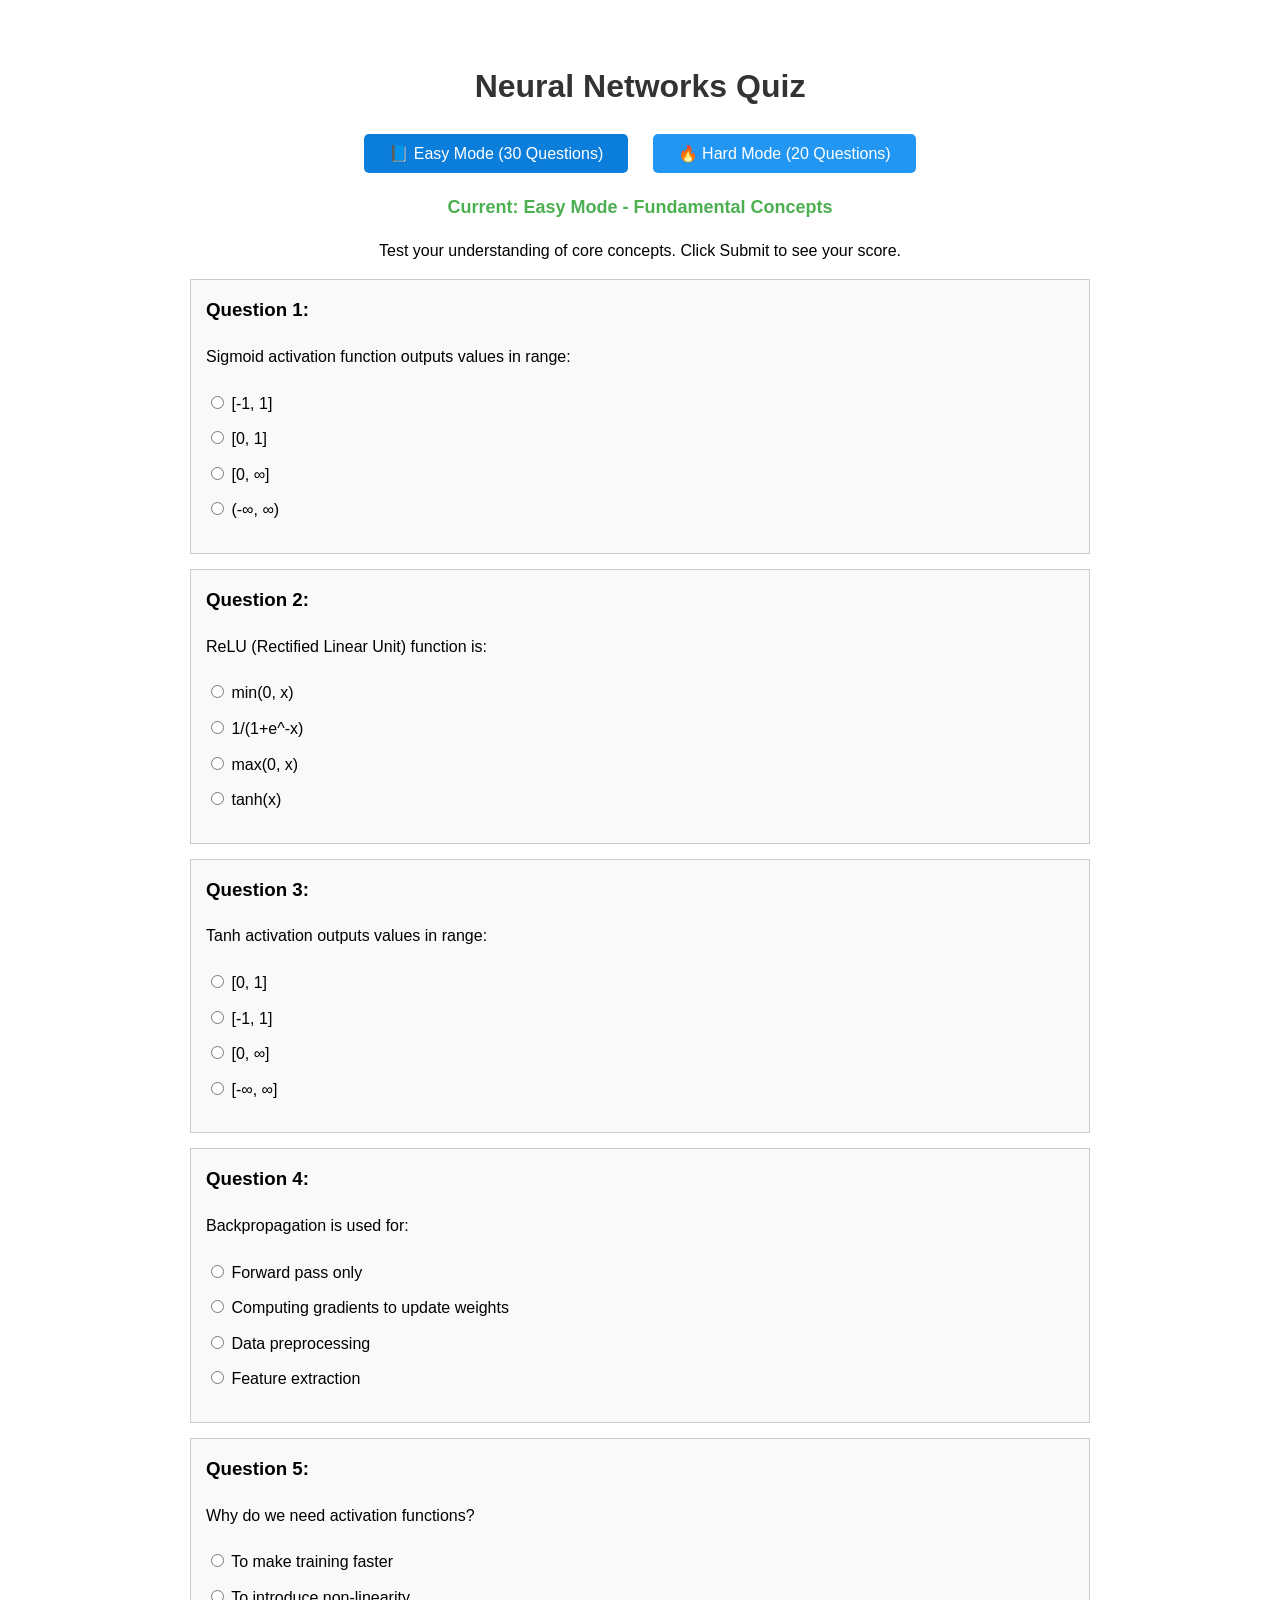
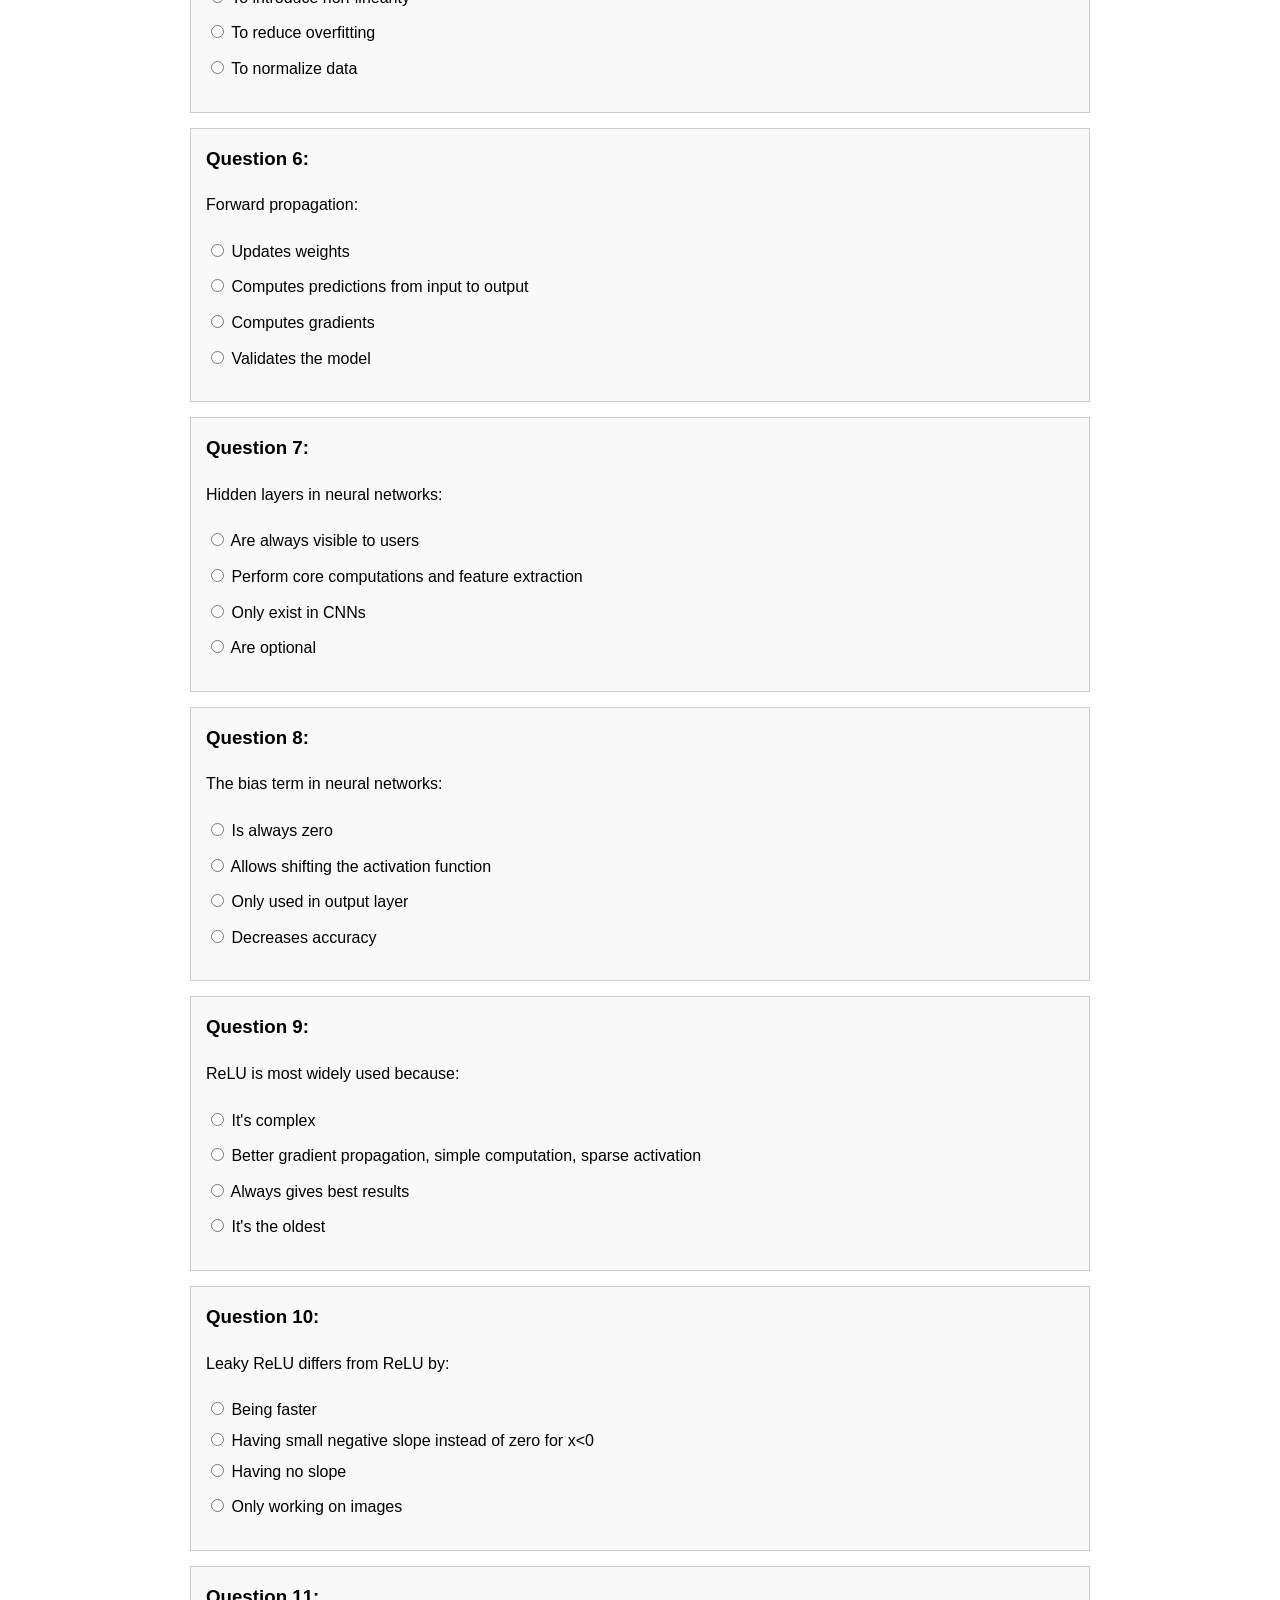
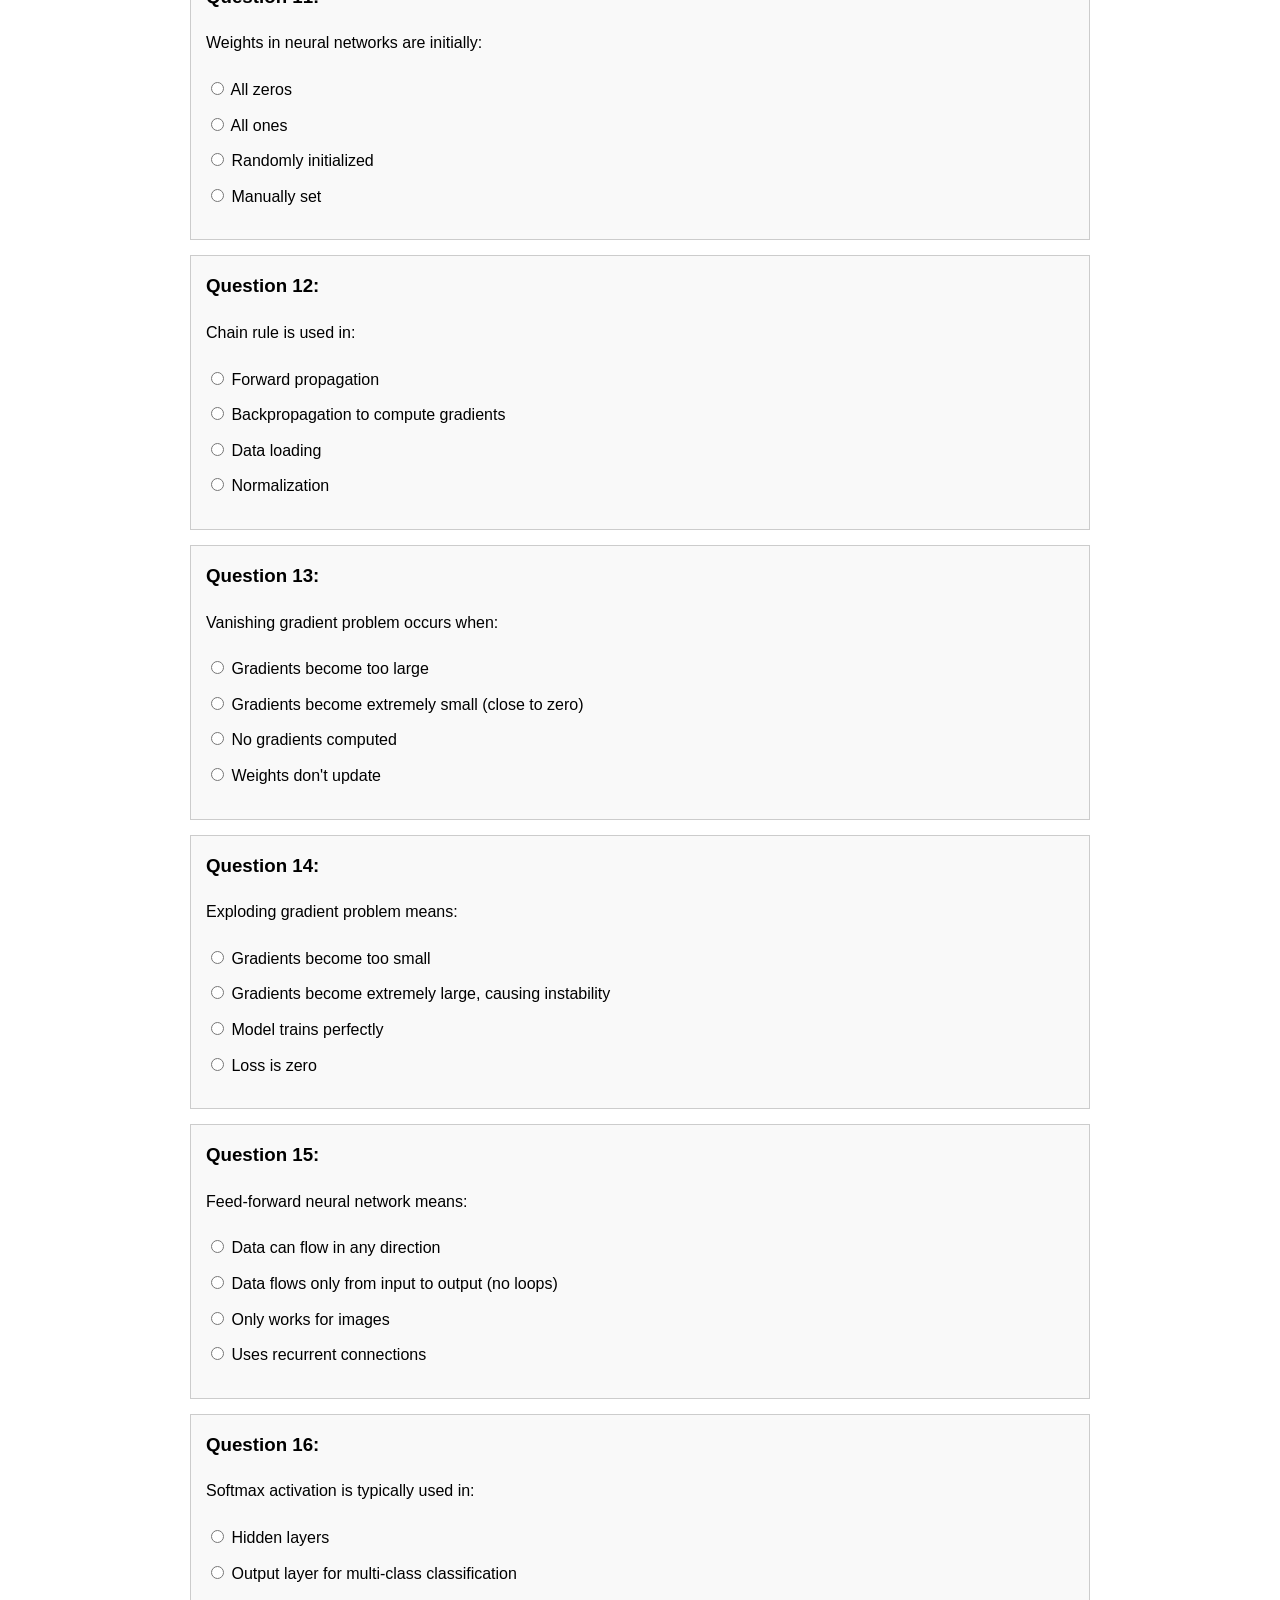
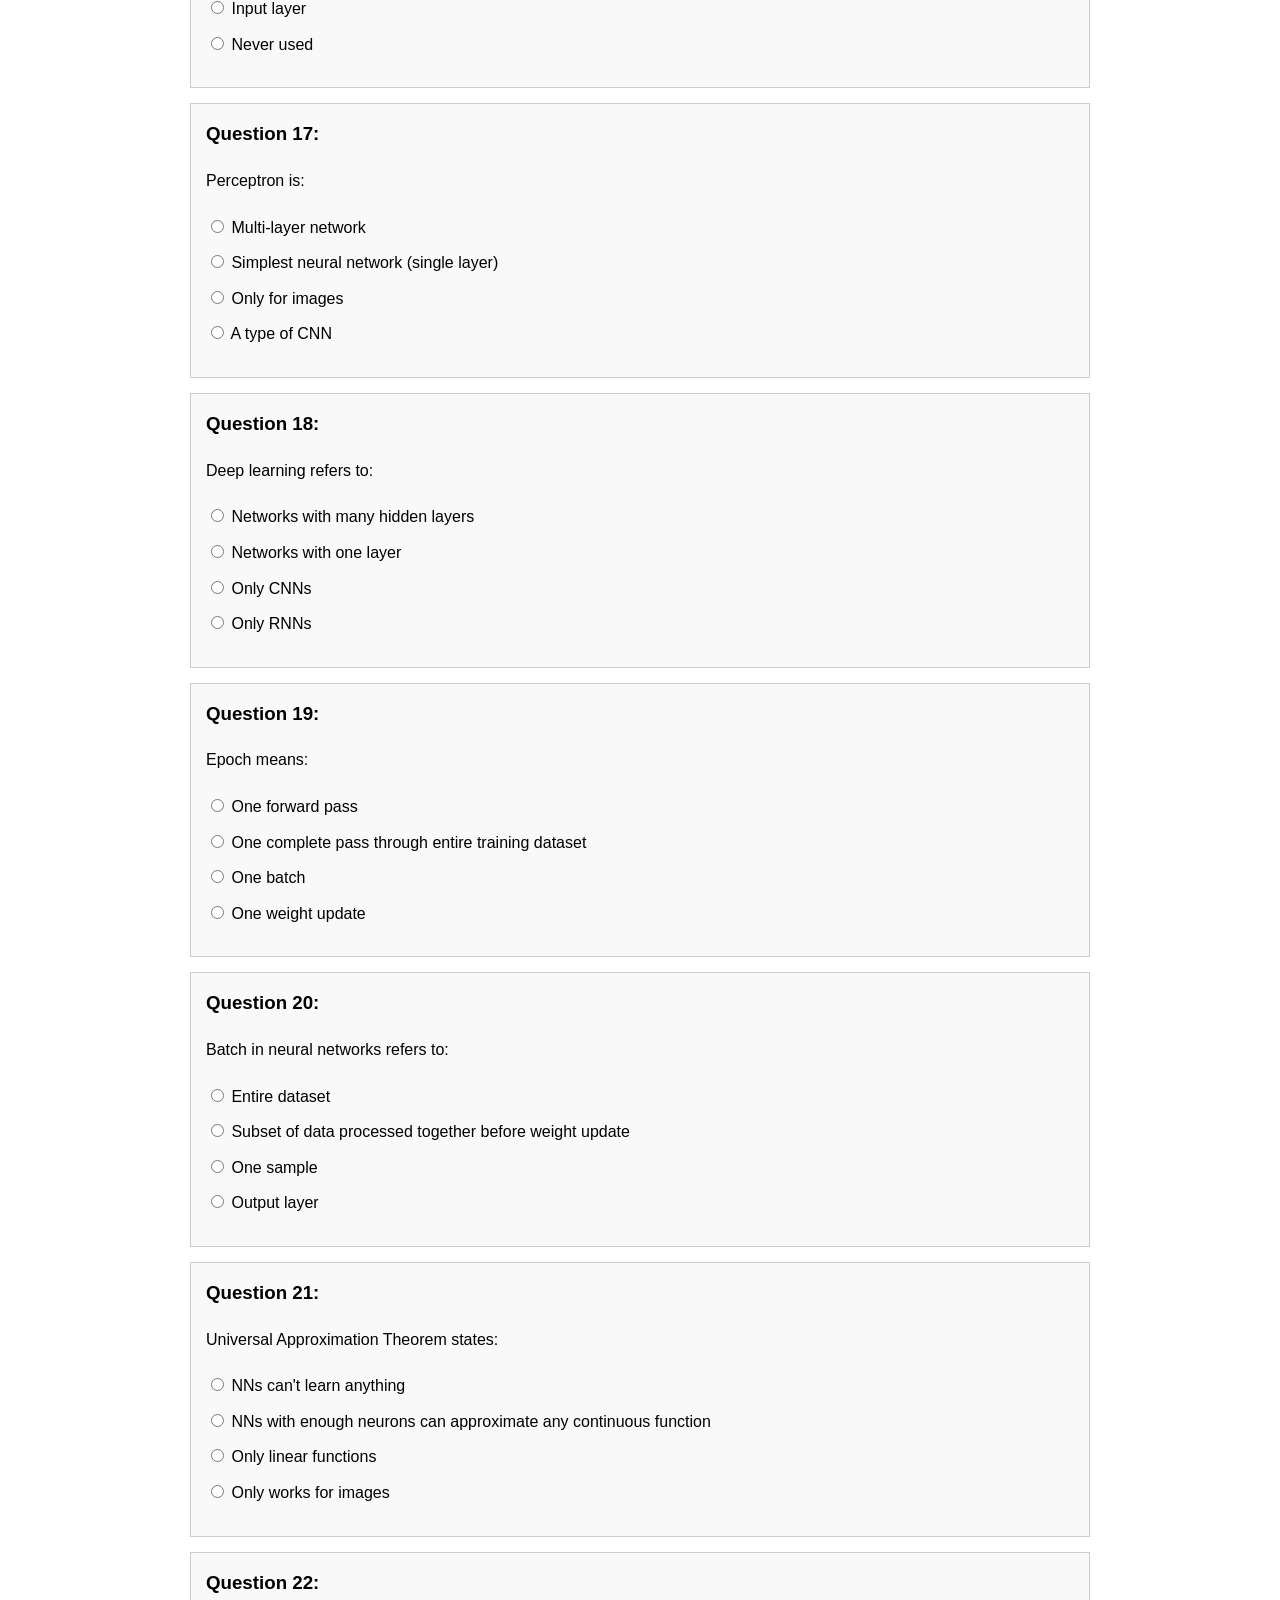
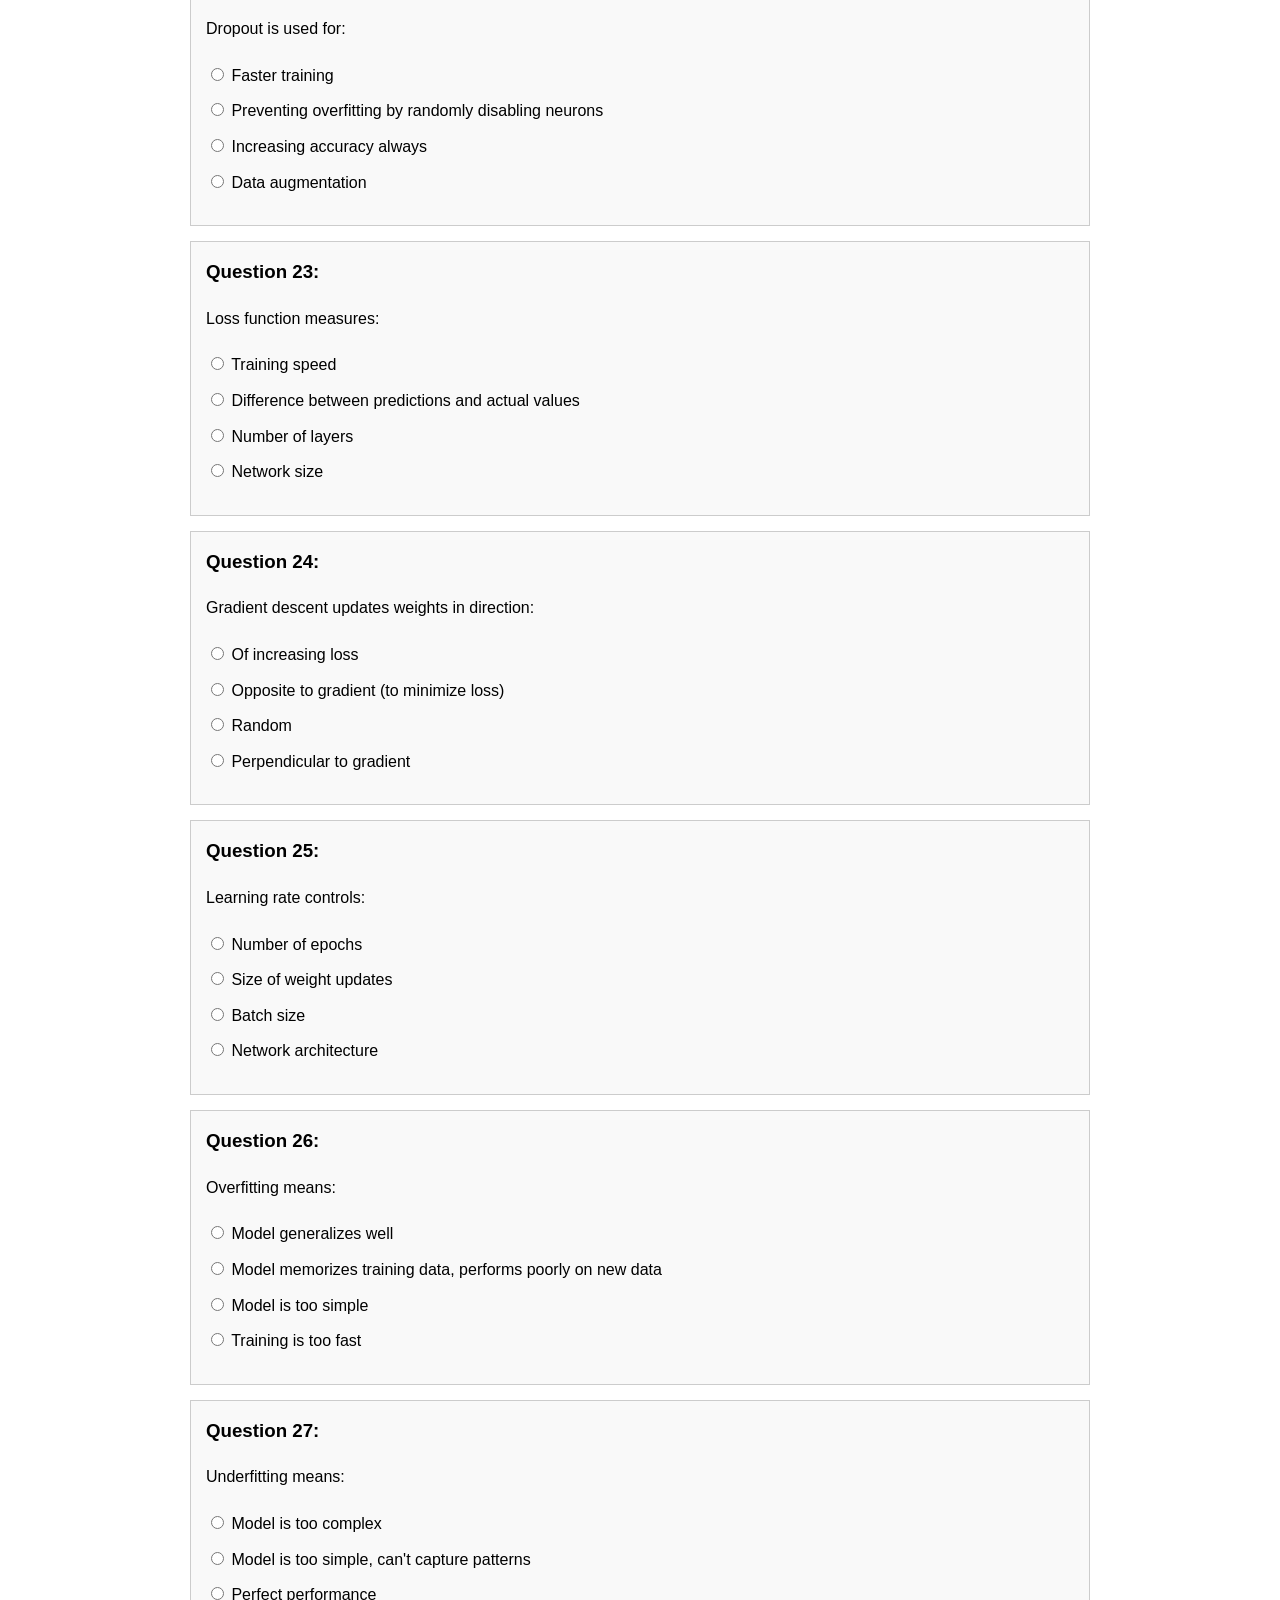
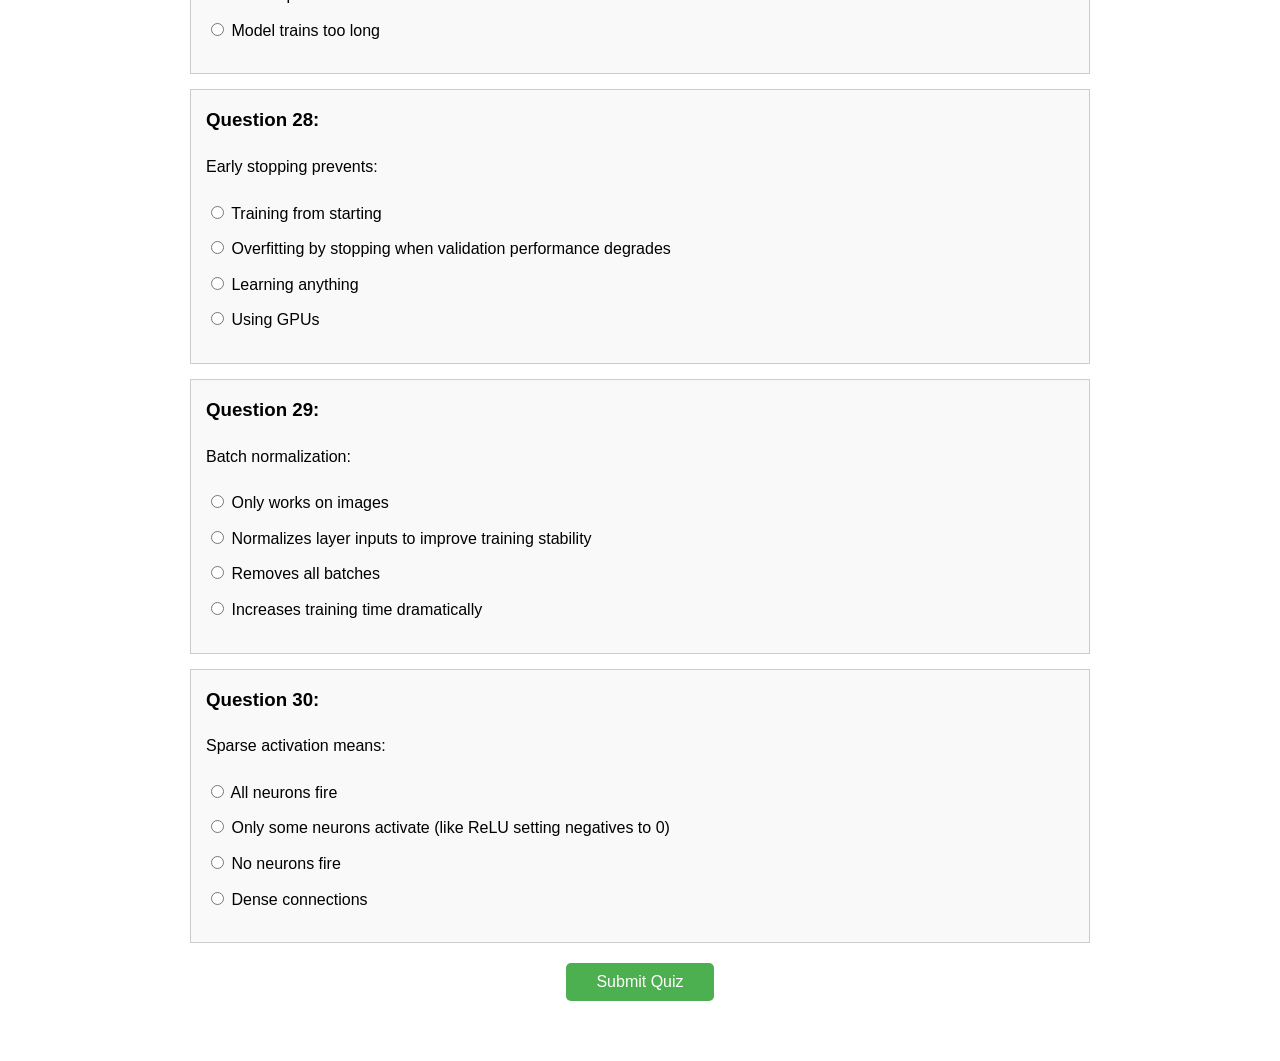
<file: html/quiz_neural_networks.html>
<!DOCTYPE html>
<html>
<head>
    <meta charset="UTF-8">
    <title>Neural Networks Quiz</title>
    <style>
        body { font-family: Arial, sans-serif; max-width: 900px; margin: 20px auto; padding: 20px; line-height: 1.6; }
        h1 { text-align: center; color: #333; }
        .mode-buttons { text-align: center; margin: 20px 0; }
        .mode-btn { background-color: #2196F3; color: white; padding: 10px 25px; border: none; cursor: pointer; font-size: 16px; margin: 0 10px; border-radius: 5px; }
        .mode-btn.active { background-color: #0b7dda; }
        .mode-btn:hover { background-color: #0b7dda; }
        .difficulty-indicator { text-align: center; font-size: 18px; margin: 15px 0; font-weight: bold; }
        .easy-mode { color: #4CAF50; }
        .hard-mode { color: #f44336; }
        .question { border: 1px solid #ccc; padding: 15px; margin: 15px 0; background-color: #f9f9f9; }
        .question h3 { margin-top: 0; }
        .options { margin: 10px 0; }
        .options label { display: block; padding: 5px 0; }
        code { background-color: #e8e8e8; padding: 2px 6px; font-family: 'Courier New', monospace; }
        button.submit { background-color: #4CAF50; color: white; padding: 10px 30px; border: none; cursor: pointer; font-size: 16px; display: block; margin: 20px auto; border-radius: 5px; }
        button.submit:hover { background-color: #45a049; }
        .feedback { margin-top: 10px; padding: 10px; display: none; }
        .correct { background-color: #d4edda; color: #155724; border: 1px solid #c3e6cb; }
        .incorrect { background-color: #f8d7da; color: #721c24; border: 1px solid #f5c6cb; }
        #score { text-align: center; font-size: 20px; font-weight: bold; margin: 20px 0; display: none; }
    </style>
</head>
<body>
    <h1>Neural Networks Quiz</h1>
    
    <div class="mode-buttons">
        <button class="mode-btn active" onclick="switchMode('easy')">📘 Easy Mode (30 Questions)</button>
        <button class="mode-btn" onclick="switchMode('hard')">🔥 Hard Mode (20 Questions)</button>
    </div>
    
    <div class="difficulty-indicator">
        <span id="difficulty-text" class="easy-mode">Current: Easy Mode - Fundamental Concepts</span>
    </div>
    
    <p style="text-align: center;" id="instructions">Test your understanding of core concepts. Click Submit to see your score.</p>

    <div id="easy-questions">
        <div class="question" id="q1"><h3>Question 1:</h3><p>Sigmoid activation function outputs values in range:</p><div class="options"><label><input type="radio" name="q1" value="a"> [-1, 1]</label><label><input type="radio" name="q1" value="b"> [0, 1]</label><label><input type="radio" name="q1" value="c"> [0, ∞]</label><label><input type="radio" name="q1" value="d"> (-∞, ∞)</label></div><div class="feedback" id="f1"></div></div>

        <div class="question" id="q2"><h3>Question 2:</h3><p>ReLU (Rectified Linear Unit) function is:</p><div class="options"><label><input type="radio" name="q2" value="a"> min(0, x)</label><label><input type="radio" name="q2" value="b"> 1/(1+e^-x)</label><label><input type="radio" name="q2" value="c"> max(0, x)</label><label><input type="radio" name="q2" value="d"> tanh(x)</label></div><div class="feedback" id="f2"></div></div>

        <div class="question" id="q3"><h3>Question 3:</h3><p>Tanh activation outputs values in range:</p><div class="options"><label><input type="radio" name="q3" value="a"> [0, 1]</label><label><input type="radio" name="q3" value="b"> [-1, 1]</label><label><input type="radio" name="q3" value="c"> [0, ∞]</label><label><input type="radio" name="q3" value="d"> [-∞, ∞]</label></div><div class="feedback" id="f3"></div></div>

        <div class="question" id="q4"><h3>Question 4:</h3><p>Backpropagation is used for:</p><div class="options"><label><input type="radio" name="q4" value="a"> Forward pass only</label><label><input type="radio" name="q4" value="b"> Computing gradients to update weights</label><label><input type="radio" name="q4" value="c"> Data preprocessing</label><label><input type="radio" name="q4" value="d"> Feature extraction</label></div><div class="feedback" id="f4"></div></div>

        <div class="question" id="q5"><h3>Question 5:</h3><p>Why do we need activation functions?</p><div class="options"><label><input type="radio" name="q5" value="a"> To make training faster</label><label><input type="radio" name="q5" value="b"> To introduce non-linearity</label><label><input type="radio" name="q5" value="c"> To reduce overfitting</label><label><input type="radio" name="q5" value="d"> To normalize data</label></div><div class="feedback" id="f5"></div></div>

        <div class="question" id="q6"><h3>Question 6:</h3><p>Forward propagation:</p><div class="options"><label><input type="radio" name="q6" value="a"> Updates weights</label><label><input type="radio" name="q6" value="b"> Computes predictions from input to output</label><label><input type="radio" name="q6" value="c"> Computes gradients</label><label><input type="radio" name="q6" value="d"> Validates the model</label></div><div class="feedback" id="f6"></div></div>

        <div class="question" id="q7"><h3>Question 7:</h3><p>Hidden layers in neural networks:</p><div class="options"><label><input type="radio" name="q7" value="a"> Are always visible to users</label><label><input type="radio" name="q7" value="b"> Perform core computations and feature extraction</label><label><input type="radio" name="q7" value="c"> Only exist in CNNs</label><label><input type="radio" name="q7" value="d"> Are optional</label></div><div class="feedback" id="f7"></div></div>

        <div class="question" id="q8"><h3>Question 8:</h3><p>The bias term in neural networks:</p><div class="options"><label><input type="radio" name="q8" value="a"> Is always zero</label><label><input type="radio" name="q8" value="b"> Allows shifting the activation function</label><label><input type="radio" name="q8" value="c"> Only used in output layer</label><label><input type="radio" name="q8" value="d"> Decreases accuracy</label></div><div class="feedback" id="f8"></div></div>

        <div class="question" id="q9"><h3>Question 9:</h3><p>ReLU is most widely used because:</p><div class="options"><label><input type="radio" name="q9" value="a"> It's complex</label><label><input type="radio" name="q9" value="b"> Better gradient propagation, simple computation, sparse activation</label><label><input type="radio" name="q9" value="c"> Always gives best results</label><label><input type="radio" name="q9" value="d"> It's the oldest</label></div><div class="feedback" id="f9"></div></div>

        <div class="question" id="q10"><h3>Question 10:</h3><p>Leaky ReLU differs from ReLU by:</p><div class="options"><label><input type="radio" name="q10" value="a"> Being faster</label><input type="radio" name="q10" value="b"> Having small negative slope instead of zero for x<0</label><label><input type="radio" name="q10" value="c"> Having no slope</label><label><input type="radio" name="q10" value="d"> Only working on images</label></div><div class="feedback" id="f10"></div></div>

        <div class="question" id="q11"><h3>Question 11:</h3><p>Weights in neural networks are initially:</p><div class="options"><label><input type="radio" name="q11" value="a"> All zeros</label><label><input type="radio" name="q11" value="b"> All ones</label><label><input type="radio" name="q11" value="c"> Randomly initialized</label><label><input type="radio" name="q11" value="d"> Manually set</label></div><div class="feedback" id="f11"></div></div>

        <div class="question" id="q12"><h3>Question 12:</h3><p>Chain rule is used in:</p><div class="options"><label><input type="radio" name="q12" value="a"> Forward propagation</label><label><input type="radio" name="q12" value="b"> Backpropagation to compute gradients</label><label><input type="radio" name="q12" value="c"> Data loading</label><label><input type="radio" name="q12" value="d"> Normalization</label></div><div class="feedback" id="f12"></div></div>

        <div class="question" id="q13"><h3>Question 13:</h3><p>Vanishing gradient problem occurs when:</p><div class="options"><label><input type="radio" name="q13" value="a"> Gradients become too large</label><label><input type="radio" name="q13" value="b"> Gradients become extremely small (close to zero)</label><label><input type="radio" name="q13" value="c"> No gradients computed</label><label><input type="radio" name="q13" value="d"> Weights don't update</label></div><div class="feedback" id="f13"></div></div>

        <div class="question" id="q14"><h3>Question 14:</h3><p>Exploding gradient problem means:</p><div class="options"><label><input type="radio" name="q14" value="a"> Gradients become too small</label><label><input type="radio" name="q14" value="b"> Gradients become extremely large, causing instability</label><label><input type="radio" name="q14" value="c"> Model trains perfectly</label><label><input type="radio" name="q14" value="d"> Loss is zero</label></div><div class="feedback" id="f14"></div></div>

        <div class="question" id="q15"><h3>Question 15:</h3><p>Feed-forward neural network means:</p><div class="options"><label><input type="radio" name="q15" value="a"> Data can flow in any direction</label><label><input type="radio" name="q15" value="b"> Data flows only from input to output (no loops)</label><label><input type="radio" name="q15" value="c"> Only works for images</label><label><input type="radio" name="q15" value="d"> Uses recurrent connections</label></div><div class="feedback" id="f15"></div></div>

        <div class="question" id="q16"><h3>Question 16:</h3><p>Softmax activation is typically used in:</p><div class="options"><label><input type="radio" name="q16" value="a"> Hidden layers</label><label><input type="radio" name="q16" value="b"> Output layer for multi-class classification</label><label><input type="radio" name="q16" value="c"> Input layer</label><label><input type="radio" name="q16" value="d"> Never used</label></div><div class="feedback" id="f16"></div></div>

        <div class="question" id="q17"><h3>Question 17:</h3><p>Perceptron is:</p><div class="options"><label><input type="radio" name="q17" value="a"> Multi-layer network</label><label><input type="radio" name="q17" value="b"> Simplest neural network (single layer)</label><label><input type="radio" name="q17" value="c"> Only for images</label><label><input type="radio" name="q17" value="d"> A type of CNN</label></div><div class="feedback" id="f17"></div></div>

        <div class="question" id="q18"><h3>Question 18:</h3><p>Deep learning refers to:</p><div class="options"><label><input type="radio" name="q18" value="a"> Networks with many hidden layers</label><label><input type="radio" name="q18" value="b"> Networks with one layer</label><label><input type="radio" name="q18" value="c"> Only CNNs</label><label><input type="radio" name="q18" value="d"> Only RNNs</label></div><div class="feedback" id="f18"></div></div>

        <div class="question" id="q19"><h3>Question 19:</h3><p>Epoch means:</p><div class="options"><label><input type="radio" name="q19" value="a"> One forward pass</label><label><input type="radio" name="q19" value="b"> One complete pass through entire training dataset</label><label><input type="radio" name="q19" value="c"> One batch</label><label><input type="radio" name="q19" value="d"> One weight update</label></div><div class="feedback" id="f19"></div></div>

        <div class="question" id="q20"><h3>Question 20:</h3><p>Batch in neural networks refers to:</p><div class="options"><label><input type="radio" name="q20" value="a"> Entire dataset</label><label><input type="radio" name="q20" value="b"> Subset of data processed together before weight update</label><label><input type="radio" name="q20" value="c"> One sample</label><label><input type="radio" name="q20" value="d"> Output layer</label></div><div class="feedback" id="f20"></div></div>

        <div class="question" id="q21"><h3>Question 21:</h3><p>Universal Approximation Theorem states:</p><div class="options"><label><input type="radio" name="q21" value="a"> NNs can't learn anything</label><label><input type="radio" name="q21" value="b"> NNs with enough neurons can approximate any continuous function</label><label><input type="radio" name="q21" value="c"> Only linear functions</label><label><input type="radio" name="q21" value="d"> Only works for images</label></div><div class="feedback" id="f21"></div></div>

        <div class="question" id="q22"><h3>Question 22:</h3><p>Dropout is used for:</p><div class="options"><label><input type="radio" name="q22" value="a"> Faster training</label><label><input type="radio" name="q22" value="b"> Preventing overfitting by randomly disabling neurons</label><label><input type="radio" name="q22" value="c"> Increasing accuracy always</label><label><input type="radio" name="q22" value="d"> Data augmentation</label></div><div class="feedback" id="f22"></div></div>

        <div class="question" id="q23"><h3>Question 23:</h3><p>Loss function measures:</p><div class="options"><label><input type="radio" name="q23" value="a"> Training speed</label><label><input type="radio" name="q23" value="b"> Difference between predictions and actual values</label><label><input type="radio" name="q23" value="c"> Number of layers</label><label><input type="radio" name="q23" value="d"> Network size</label></div><div class="feedback" id="f23"></div></div>

        <div class="question" id="q24"><h3>Question 24:</h3><p>Gradient descent updates weights in direction:</p><div class="options"><label><input type="radio" name="q24" value="a"> Of increasing loss</label><label><input type="radio" name="q24" value="b"> Opposite to gradient (to minimize loss)</label><label><input type="radio" name="q24" value="c"> Random</label><label><input type="radio" name="q24" value="d"> Perpendicular to gradient</label></div><div class="feedback" id="f24"></div></div>

        <div class="question" id="q25"><h3>Question 25:</h3><p>Learning rate controls:</p><div class="options"><label><input type="radio" name="q25" value="a"> Number of epochs</label><label><input type="radio" name="q25" value="b"> Size of weight updates</label><label><input type="radio" name="q25" value="c"> Batch size</label><label><input type="radio" name="q25" value="d"> Network architecture</label></div><div class="feedback" id="f25"></div></div>

        <div class="question" id="q26"><h3>Question 26:</h3><p>Overfitting means:</p><div class="options"><label><input type="radio" name="q26" value="a"> Model generalizes well</label><label><input type="radio" name="q26" value="b"> Model memorizes training data, performs poorly on new data</label><label><input type="radio" name="q26" value="c"> Model is too simple</label><label><input type="radio" name="q26" value="d"> Training is too fast</label></div><div class="feedback" id="f26"></div></div>

        <div class="question" id="q27"><h3>Question 27:</h3><p>Underfitting means:</p><div class="options"><label><input type="radio" name="q27" value="a"> Model is too complex</label><label><input type="radio" name="q27" value="b"> Model is too simple, can't capture patterns</label><label><input type="radio" name="q27" value="c"> Perfect performance</label><label><input type="radio" name="q27" value="d"> Model trains too long</label></div><div class="feedback" id="f27"></div></div>

        <div class="question" id="q28"><h3>Question 28:</h3><p>Early stopping prevents:</p><div class="options"><label><input type="radio" name="q28" value="a"> Training from starting</label><label><input type="radio" name="q28" value="b"> Overfitting by stopping when validation performance degrades</label><label><input type="radio" name="q28" value="c"> Learning anything</label><label><input type="radio" name="q28" value="d"> Using GPUs</label></div><div class="feedback" id="f28"></div></div>

        <div class="question" id="q29"><h3>Question 29:</h3><p>Batch normalization:</p><div class="options"><label><input type="radio" name="q29" value="a"> Only works on images</label><label><input type="radio" name="q29" value="b"> Normalizes layer inputs to improve training stability</label><label><input type="radio" name="q29" value="c"> Removes all batches</label><label><input type="radio" name="q29" value="d"> Increases training time dramatically</label></div><div class="feedback" id="f29"></div></div>

        <div class="question" id="q30"><h3>Question 30:</h3><p>Sparse activation means:</p><div class="options"><label><input type="radio" name="q30" value="a"> All neurons fire</label><label><input type="radio" name="q30" value="b"> Only some neurons activate (like ReLU setting negatives to 0)</label><label><input type="radio" name="q30" value="c"> No neurons fire</label><label><input type="radio" name="q30" value="d"> Dense connections</label></div><div class="feedback" id="f30"></div></div>
    </div>

    <div id="hard-questions" style="display: none;">
        <div class="question" id="hq1"><h3>Question 1:</h3><p>Why can't we initialize all weights to zero?</p><div class="options"><label><input type="radio" name="hq1" value="a"> It's too slow</label><label><input type="radio" name="hq1" value="b"> All neurons learn same features (symmetry problem); gradients are identical</label><label><input type="radio" name="hq1" value="c"> It works perfectly</label><label><input type="radio" name="hq1" value="d"> GPUs don't support it</label></div><div class="feedback" id="hf1"></div></div>

        <div class="question" id="hq2"><h3>Question 2:</h3><p>Without activation functions, stacking multiple layers just creates:</p><div class="options"><label><input type="radio" name="hq2" value="a"> More powerful network</label><label><input type="radio" name="hq2" value="b"> Equivalent to single linear layer (linear combinations stay linear)</label><label><input type="radio" name="hq2" value="c"> Faster training</label><label><input type="radio" name="hq2" value="d"> Better accuracy</label></div><div class="feedback" id="hf2"></div></div>

        <div class="question" id="hq3"><h3>Question 3:</h3><p>Sigmoid suffers from vanishing gradient because:</p><div class="options"><label><input type="radio" name="hq3" value="a"> It's too fast</label><label><input type="radio" name="hq3" value="b"> Gradient saturates (becomes very small) at extreme values</label><label><input type="radio" name="hq3" value="c"> It has no gradient</label><label><input type="radio" name="hq3" value="d"> It's always increasing</label></div><div class="feedback" id="hf3"></div></div>

        <div class="question" id="hq4"><h3>Question 4:</h3><p>ReLU can suffer from "dying ReLU" problem when:</p><div class="options"><label><input type="radio" name="hq4" value="a"> Neurons get stuck outputting 0, stop learning (negative inputs always → 0)</label><label><input type="radio" name="hq4" value="b"> It works too well</label><label><input type="radio" name="hq4" value="c"> Too many neurons active</label><label><input type="radio" name="hq4" value="d"> Impossible to happen</label></div><div class="feedback" id="hf4"></div></div>

        <div class="question" id="hq5"><h3>Question 5:</h3><p>You have 3 inputs, 4 hidden neurons, 2 outputs. How many weights (excluding bias)?</p><div class="options"><label><input type="radio" name="hq5" value="a"> 9</label><label><input type="radio" name="hq5" value="b"> 20 (3×4 + 4×2)</label><label><input type="radio" name="hq5" value="c"> 12</label><label><input type="radio" name="hq5" value="d"> 24</label></div><div class="feedback" id="hf5"></div></div>

        <div class="question" id="hq6"><h3>Question 6:</h3><p>Deeper networks can represent functions with:</p><div class="options"><label><input type="radio" name="hq6" value="a"> Only linear patterns</label><label><input type="radio" name="hq6" value="b"> More complex patterns using fewer neurons per layer</label><label><input type="radio" name="hq6" value="c"> No advantages</label><label><input type="radio" name="hq6" value="d"> Only simple patterns</label></div><div class="feedback" id="hf6"></div></div>

        <div class="question" id="hq7"><h3>Question 7:</h3><p>Softmax outputs sum to:</p><div class="options"><label><input type="radio" name="hq7" value="a"> 0</label><label><input type="radio" name="hq7" value="b"> Number of classes</label><label><input type="radio" name="hq7" value="c"> 1 (probability distribution)</label><label><input type="radio" name="hq7" value="d"> Infinity</label></div><div class="feedback" id="hf7"></div></div>

        <div class="question" id="hq8"><h3>Question 8:</h3><p>Binary classification output typically uses:</p><div class="options"><label><input type="radio" name="hq8" value="a"> Softmax with 2 outputs</label><label><input type="radio" name="hq8" value="b"> Single sigmoid output</label><label><input type="radio" name="hq8" value="c"> ReLU</label><label><input type="radio" name="hq8" value="d"> Tanh</label></div><div class="feedback" id="hf8"></div></div>

        <div class="question" id="hq9"><h3>Question 9:</h3><p>Large learning rate can cause:</p><div class="options"><label><input type="radio" name="hq9" value="a"> Faster guaranteed convergence</label><label><input type="radio" name="hq9" value="b"> Overshooting minimum, oscillation, or divergence</label><label><input type="radio" name="hq9" value="c"> Perfect training</label><label><input type="radio" name="hq9" value="d"> Slower training only</label></div><div class="feedback" id="hf9"></div></div>

        <div class="question" id="hq10"><h3>Question 10:</h3><p>Batch size of 1 is called:</p><div class="options"><label><input type="radio" name="hq10" value="a"> Batch gradient descent</label><label><input type="radio" name="hq10" value="b"> Stochastic gradient descent (SGD)</label><label><input type="radio" name="hq10" value="c"> Mini-batch gradient descent</label><label><input type="radio" name="hq10" value="d"> Full batch</label></div><div class="feedback" id="hf10"></div></div>

        <div class="question" id="hq11"><h3>Question 11:</h3><p>Why use mini-batches instead of full batch?</p><div class="options"><label><input type="radio" name="hq11" value="a"> Less accurate</label><label><input type="radio" name="hq11" value="b"> Faster updates, better memory usage, regularization effect</label><label><input type="radio" name="hq11" value="c"> Slower training</label><label><input type="radio" name="hq11" value="d"> No advantages</label></div><div class="feedback" id="hf11"></div></div>

        <div class="question" id="hq12"><h3>Question 12:</h3><p>Dropout rate of 0.5 means:</p><div class="options"><label><input type="radio" name="hq12" value="a"> Drop 5% of neurons</label><label><input type="radio" name="hq12" value="b"> Drop 50% of neurons randomly during training</label><label><input type="radio" name="hq12" value="c"> Keep 5% of neurons</label><label><input type="radio" name="hq12" value="d"> No dropout</label></div><div class="feedback" id="hf12"></div></div>

        <div class="question" id="hq13"><h3>Question 13:</h3><p>Why does dropout prevent overfitting?</p><div class="options"><label><input type="radio" name="hq13" value="a"> Makes training faster</label><label><input type="radio" name="hq13" value="b"> Forces network to learn robust features, not rely on specific neurons</label><label><input type="radio" name="hq13" value="c"> Increases model size</label><label><input type="radio" name="hq13" value="d"> Adds more layers</label></div><div class="feedback" id="hf13"></div></div>

        <div class="question" id="hq14"><h3>Question 14:</h3><p>During testing/inference, dropout is:</p><div class="options"><label><input type="radio" name="hq14" value="a"> Kept at same rate</label><label><input type="radio" name="hq14" value="b"> Turned off (use all neurons)</label><label><input type="radio" name="hq14" value="c"> Increased to 1.0</label><label><input type="radio" name="hq14" value="d"> Random</label></div><div class="feedback" id="hf14"></div></div>

        <div class="question" id="hq15"><h3>Question 15:</h3><p>Gradient clipping helps with:</p><div class="options"><label><input type="radio" name="hq15" value="a"> Vanishing gradients</label><label><input type="radio" name="hq15" value="b"> Exploding gradients by capping maximum gradient value</label><label><input type="radio" name="hq15" value="c"> Increasing gradients</label><label><input type="radio" name="hq15" value="d"> Removing gradients</label></div><div class="feedback" id="hf15"></div></div>

        <div class="question" id="hq16"><h3>Question 16:</h3><p>Why is ReLU preferred over sigmoid in hidden layers?</p><div class="options"><label><input type="radio" name="hq16" value="a"> Sigmoid is always better</label><label><input type="radio" name="hq16" value="b"> ReLU doesn't saturate for positive values, better gradient flow</label><label><input type="radio" name="hq16" value="c"> ReLU is more complex</label><label><input type="radio" name="hq16" value="d"> No difference</label></div><div class="feedback" id="hf16"></div></div>

        <div class="question" id="hq17"><h3>Question 17:</h3><p>Weight regularization (L2) adds penalty for:</p><div class="options"><label><input type="radio" name="hq17" value="a"> Small weights</label><label><input type="radio" name="hq17" value="b"> Large weights (encourages smaller weights)</label><label><input type="radio" name="hq17" value="c"> Any weights</label><label><input type="radio" name="hq17" value="d"> No penalty</label></div><div class="feedback" id="hf17"></div></div>

        <div class="question" id="hq18"><h3>Question 18:</h3><p>Training loss decreasing but validation loss increasing indicates:</p><div class="options"><label><input type="radio" name="hq18" value="a"> Perfect training</label><label><input type="radio" name="hq18" value="b"> Overfitting - model memorizing training data</label><label><input type="radio" name="hq18" value="c"> Underfitting</label><label><input type="radio" name="hq18" value="d"> Need more layers</label></div><div class="feedback" id="hf18"></div></div>

        <div class="question" id="hq19"><h3>Question 19:</h3><p>Xavier/Glorot initialization is designed to:</p><div class="options"><label><input type="radio" name="hq19" value="a"> Set all weights to 1</label><label><input type="radio" name="hq19" value="b"> Keep variance of activations similar across layers</label><label><input type="radio" name="hq19" value="c"> Maximize weights</label><label><input type="radio" name="hq19" value="d"> Set all weights to 0</label></div><div class="feedback" id="hf19"></div></div>

        <div class="question" id="hq20"><h3>Question 20:</h3><p>If all neurons in a layer output same value, this suggests:</p><div class="options"><label><input type="radio" name="hq20" value="a"> Perfect training</label><label><input type="radio" name="hq20" value="b"> Symmetry problem (weights initialized identically or saturated activation)</label><label><input type="radio" name="hq20" value="c"> Optimal performance</label><label><input type="radio" name="hq20" value="d"> Normal behavior</label></div><div class="feedback" id="hf20"></div></div>
    </div>

    <button class="submit" onclick="submitQuiz()">Submit Quiz</button>
    <div id="score"></div>

    <script>
        let currentMode = 'easy';
        
        const easyAnswers = {q1:"b",q2:"c",q3:"b",q4:"b",q5:"b",q6:"b",q7:"b",q8:"b",q9:"b",q10:"b",q11:"c",q12:"b",q13:"b",q14:"b",q15:"b",q16:"b",q17:"b",q18:"a",q19:"b",q20:"b",q21:"b",q22:"b",q23:"b",q24:"b",q25:"b",q26:"b",q27:"b",q28:"b",q29:"b",q30:"b"};
        
        const hardAnswers = {hq1:"b",hq2:"b",hq3:"b",hq4:"a",hq5:"b",hq6:"b",hq7:"c",hq8:"b",hq9:"b",hq10:"b",hq11:"b",hq12:"b",hq13:"b",hq14:"b",hq15:"b",hq16:"b",hq17:"b",hq18:"b",hq19:"b",hq20:"b"};
        
        const easyExplanations = {
            q1:"Sigmoid: σ(x) = 1/(1+e^-x) outputs values between 0 and 1.",
            q2:"ReLU(x) = max(0,x). Outputs x if positive, 0 if negative.",
            q3:"Tanh outputs values between -1 and 1.",
            q4:"Backpropagation computes gradients using chain rule to update weights.",
            q5:"Activation functions introduce non-linearity; without them, NN is just linear.",
            q6:"Forward propagation: input → hidden layers → output.",
            q7:"Hidden layers perform computations and extract features.",
            q8:"Bias allows shifting the activation function output.",
            q9:"ReLU: better gradient flow, simple, sparse (half neurons ≈ 0).",
            q10:"Leaky ReLU: small slope for negative values instead of 0.",
            q11:"Weights randomly initialized to break symmetry.",
            q12:"Chain rule used in backpropagation to compute gradients.",
            q13:"Vanishing gradient: gradients become very small, weights barely update.",
            q14:"Exploding gradient: gradients become very large, causing instability.",
            q15:"Feed-forward: data flows input → output without loops.",
            q16:"Softmax for multi-class: outputs probabilities that sum to 1.",
            q17:"Perceptron: simplest NN with single layer.",
            q18:"Deep learning: networks with many (multiple) hidden layers.",
            q19:"Epoch: one complete pass through entire training dataset.",
            q20:"Batch: subset of data processed before weight update.",
            q21:"Universal Approximation: NN with enough neurons can approximate any function.",
            q22:"Dropout: randomly disable neurons to prevent overfitting.",
            q23:"Loss function measures prediction error.",
            q24:"Gradient descent moves opposite to gradient (downhill).",
            q25:"Learning rate controls step size of weight updates.",
            q26:"Overfitting: model memorizes training data, poor generalization.",
            q27:"Underfitting: model too simple, can't learn patterns.",
            q28:"Early stopping: stop training when validation performance degrades.",
            q29:"Batch norm: normalizes layer inputs for stable training.",
            q30:"Sparse activation: only some neurons activate (ReLU zeros out negatives)."
        };
        
        const hardExplanations = {
            hq1:"Zero initialization: all neurons compute same function → same gradients → learn same features. Need random initialization to break symmetry.",
            hq2:"Without activation: f(W₂·(W₁·x)) = (W₂·W₁)·x = W·x, just a linear transformation. Need non-linearity to learn complex patterns.",
            hq3:"Sigmoid saturates at 0 and 1. Gradient ≈0 at extremes. Deep networks: tiny gradients multiply → vanishing.",
            hq4:"Dying ReLU: If neuron always gets negative input, output always 0 → gradient always 0 → weights never update → neuron 'dies'.",
            hq5:"Weights: input→hidden = 3×4=12, hidden→output = 4×2=8. Total = 20.",
            hq6:"Depth provides exponential expressiveness: can represent complex functions with fewer neurons per layer than wide shallow networks.",
            hq7:"Softmax converts scores to probabilities that sum to 1.",
            hq8:"Binary classification: single sigmoid output (0 to 1) or 2 softmax outputs. Sigmoid more common for binary.",
            hq9:"Large learning rate: jumps too far → overshoots minimum → oscillates or diverges.",
            hq10:"Batch size 1 = stochastic gradient descent (SGD).",
            hq11:"Mini-batches: faster updates than full batch, less noisy than SGD, better memory, regularization from sampling variability.",
            hq12:"Dropout 0.5: randomly drop 50% of neurons each iteration.",
            hq13:"Dropout forces network not to rely on any single neuron → learns robust, distributed features.",
            hq14:"During testing: use all neurons (no dropout). Training dropout is like training ensemble.",
            hq15:"Gradient clipping: if gradient norm > threshold, scale it down. Prevents exploding gradients.",
            hq16:"ReLU doesn't saturate for positive values (gradient = 1), sigmoid saturates at both ends (gradient ≈ 0).",
            hq17:"L2 regularization adds λ·||w||² to loss → penalizes large weights → encourages smaller weights.",
            hq18:"Train↓ Val↑ = overfitting. Model memorizing training specifics, not learning general patterns.",
            hq19:"Xavier/Glorot initialization: variance of inputs ≈ variance of outputs → prevents vanishing/exploding activations.",
            hq20:"All neurons same output = symmetry problem. Either initialized same or activation saturated. Need to break symmetry."
        };

        function switchMode(mode) {
            currentMode = mode;
            const easyDiv = document.getElementById('easy-questions');
            const hardDiv = document.getElementById('hard-questions');
            const diffText = document.getElementById('difficulty-text');
            const instructions = document.getElementById('instructions');
            const buttons = document.querySelectorAll('.mode-btn');
            
            document.getElementById('score').style.display = 'none';
            document.querySelectorAll('.feedback').forEach(f => f.style.display = 'none');
            document.querySelectorAll('input[type="radio"]').forEach(r => r.checked = false);
            
            if (mode === 'easy') {
                easyDiv.style.display = 'block';
                hardDiv.style.display = 'none';
                diffText.className = 'easy-mode';
                diffText.textContent = 'Current: Easy Mode - Fundamental Concepts';
                instructions.textContent = 'Test your understanding of core concepts. Click Submit to see your score.';
                buttons[0].classList.add('active');
                buttons[1].classList.remove('active');
            } else {
                easyDiv.style.display = 'none';
                hardDiv.style.display = 'block';
                diffText.className = 'hard-mode';
                diffText.textContent = 'Current: Hard Mode - Tricky Conceptual Questions';
                instructions.textContent = 'Advanced questions testing deep understanding and edge cases. Good luck!';
                buttons[1].classList.add('active');
                buttons[0].classList.remove('active');
            }
            
            window.scrollTo(0, 0);
        }

        function submitQuiz() {
            const answers = currentMode === 'easy' ? easyAnswers : hardAnswers;
            const explanations = currentMode === 'easy' ? easyExplanations : hardExplanations;
            const prefix = currentMode === 'easy' ? 'f' : 'hf';
            let correct = 0;
            const total = Object.keys(answers).length;

            for (let q in answers) {
                const selected = document.querySelector(`input[name="${q}"]:checked`);
                const qNum = currentMode === 'easy' ? q.substring(1) : q.substring(2);
                const feedback = document.getElementById(prefix + qNum);

                if (selected) {
                    if (selected.value === answers[q]) {
                        correct++;
                        feedback.className = "feedback correct";
                        feedback.textContent = "✓ Correct! " + explanations[q];
                    } else {
                        feedback.className = "feedback incorrect";
                        feedback.textContent = "✗ Incorrect. The correct answer is " + answers[q].toUpperCase() + ". " + explanations[q];
                    }
                } else {
                    feedback.className = "feedback incorrect";
                    feedback.textContent = "✗ No answer selected. The correct answer is " + answers[q].toUpperCase() + ". " + explanations[q];
                }
                feedback.style.display = "block";
            }

            const percentage = ((correct / total) * 100).toFixed(1);
            const scoreDiv = document.getElementById("score");
            scoreDiv.textContent = `Your Score: ${correct}/${total} (${percentage}%)`;
            scoreDiv.style.display = "block";
            window.scrollTo(0, 0);
        }
    </script>
</body>
</html>
</file>
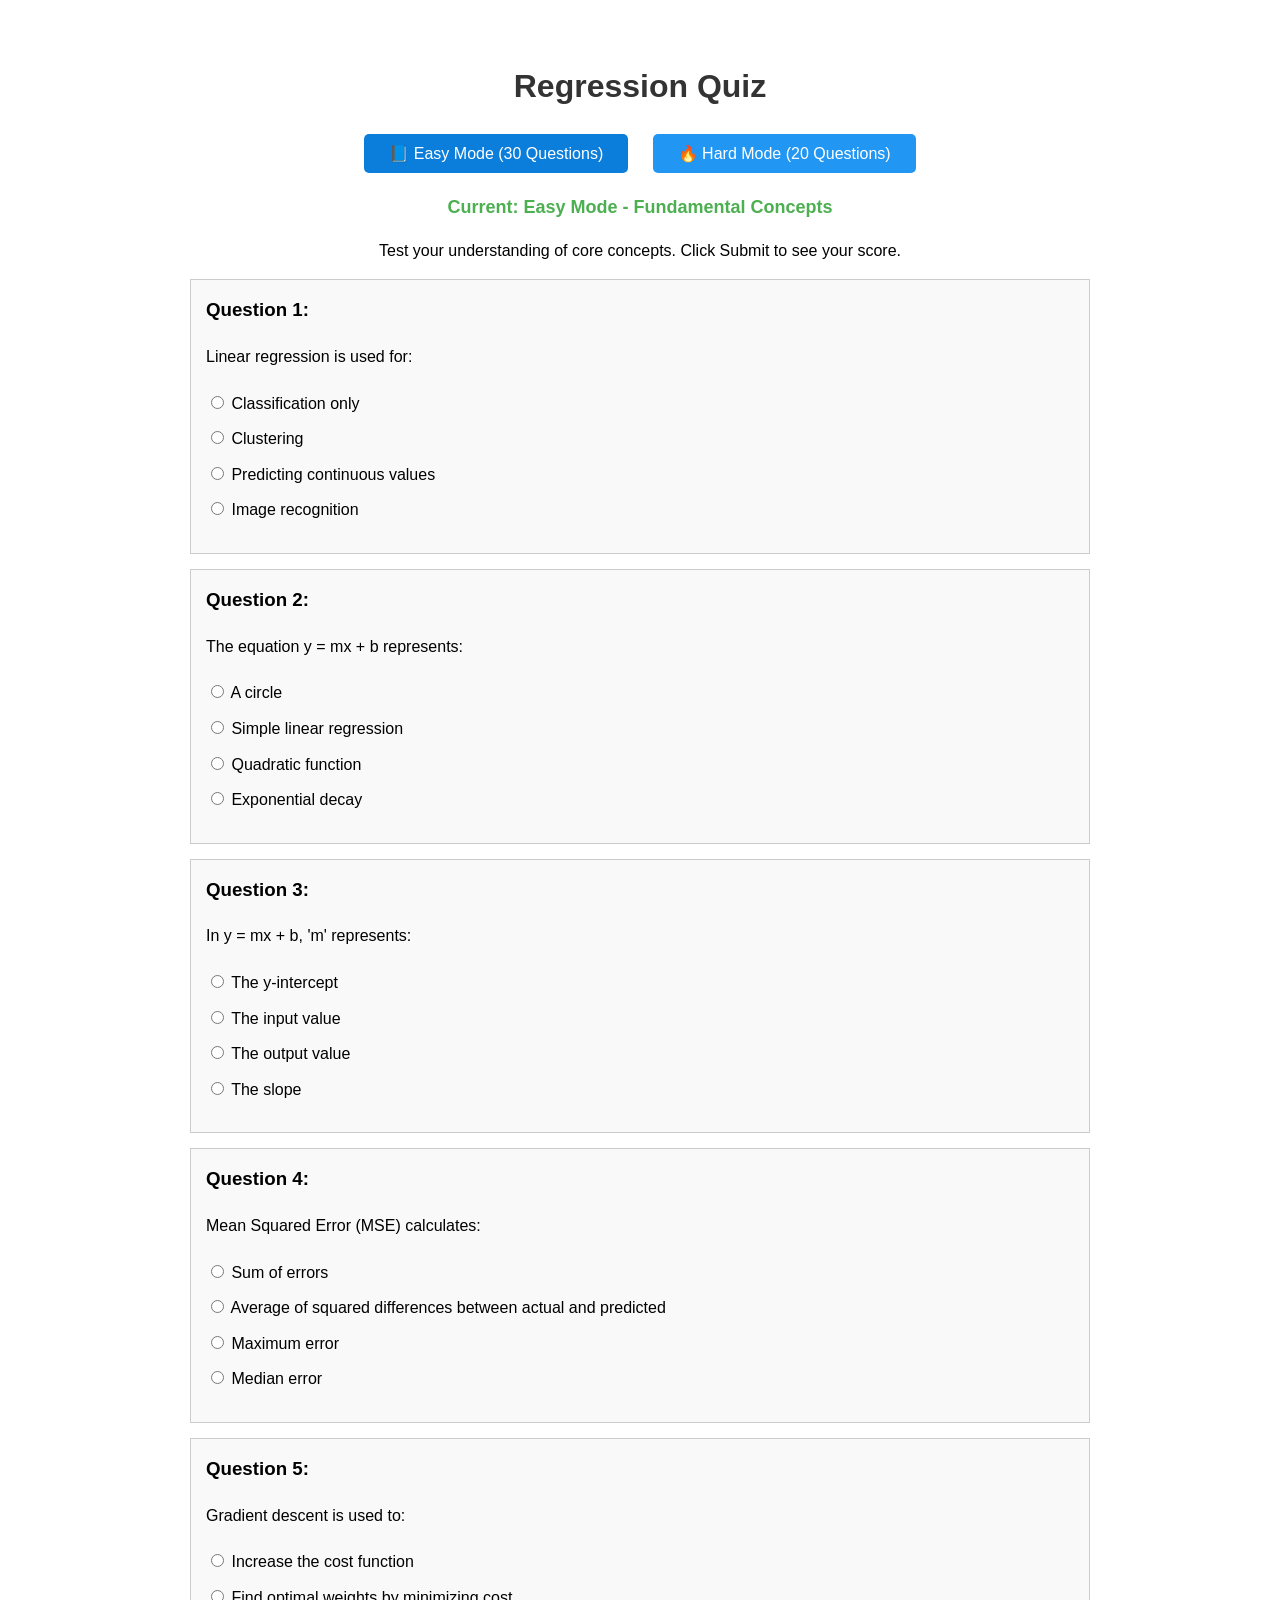
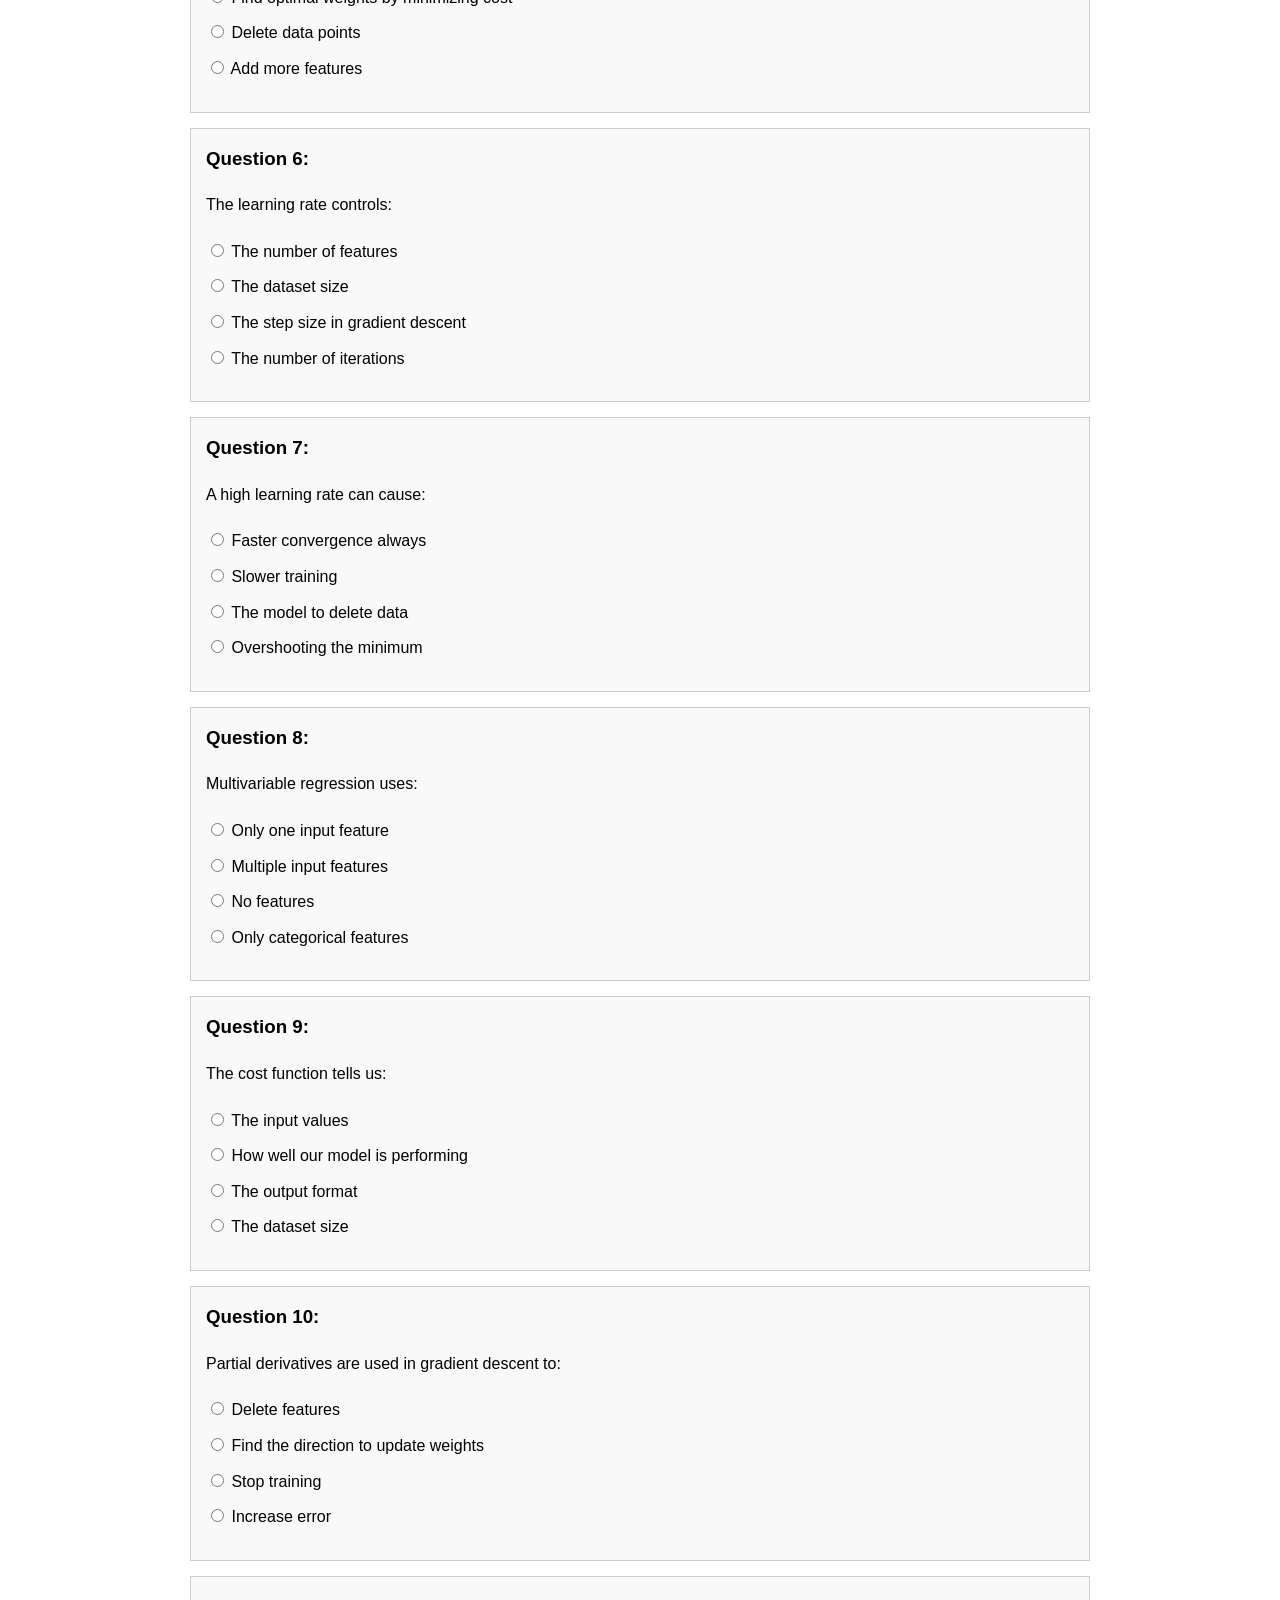
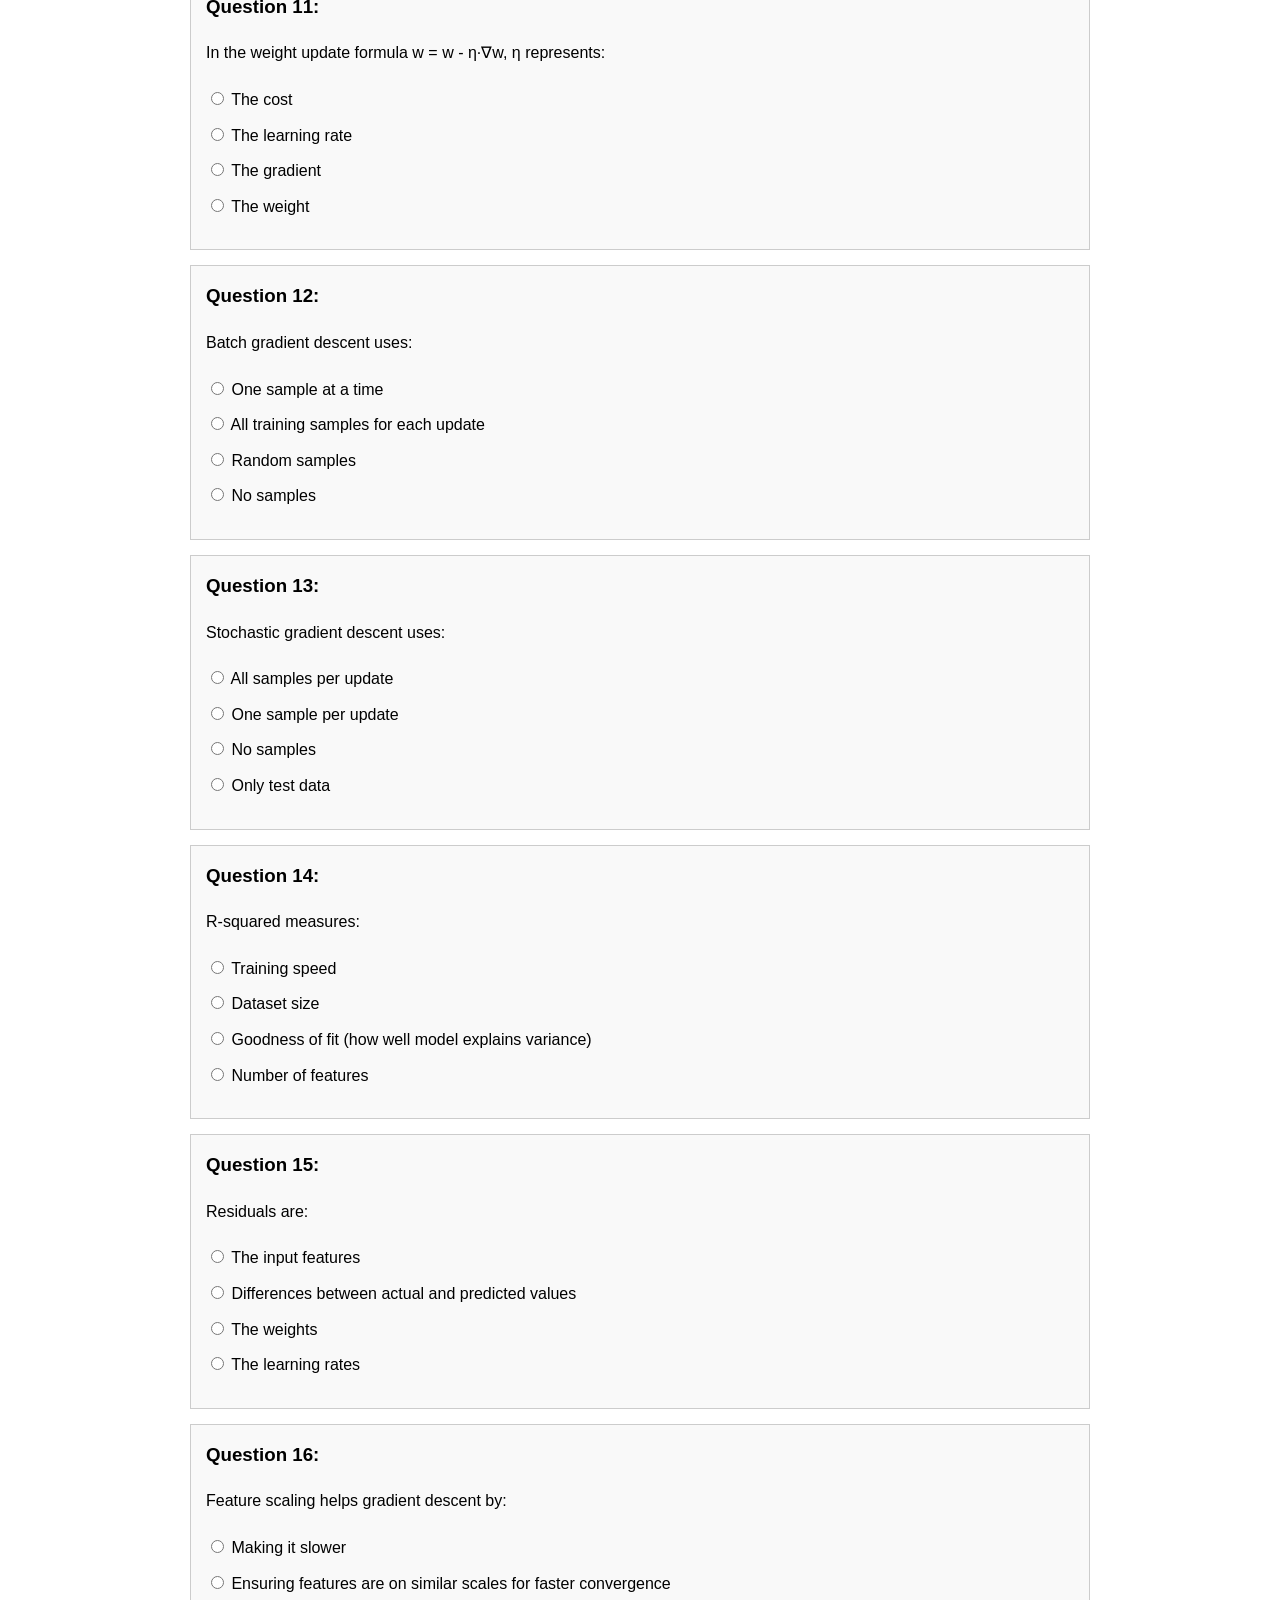
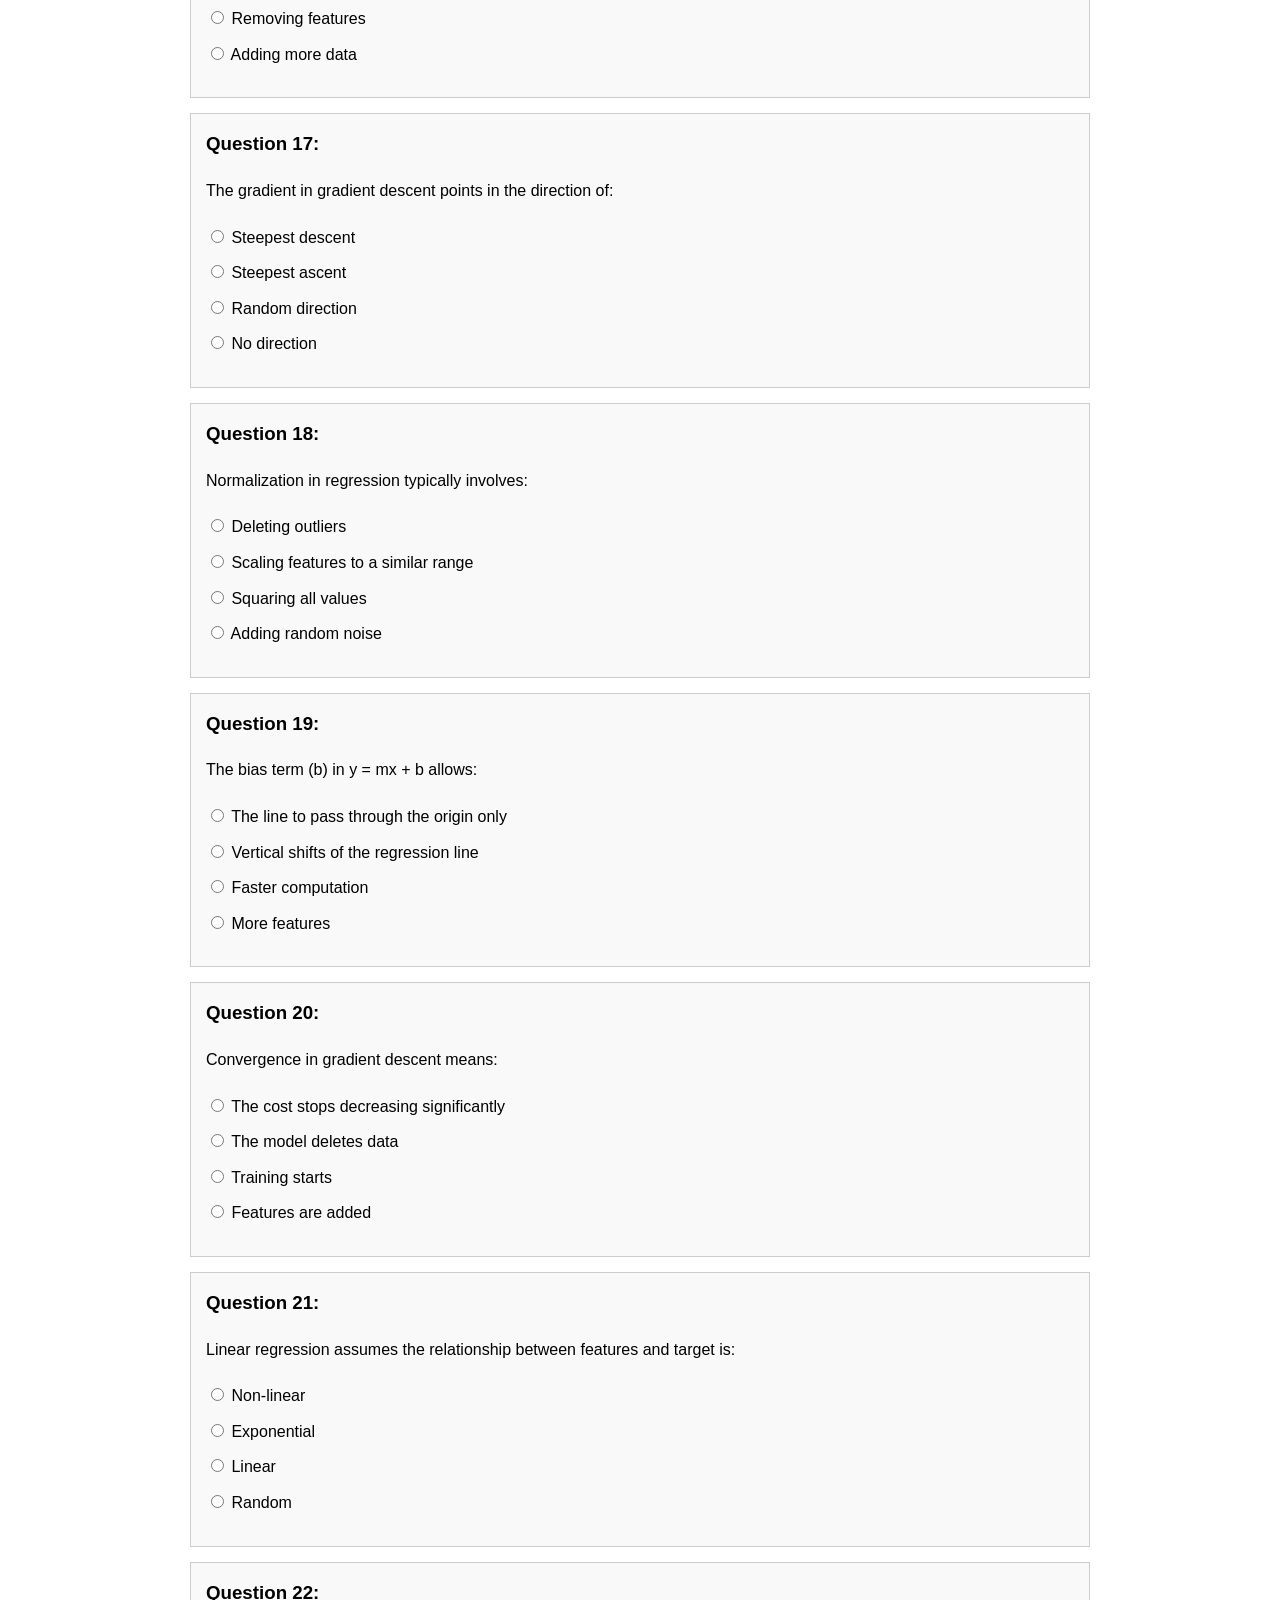
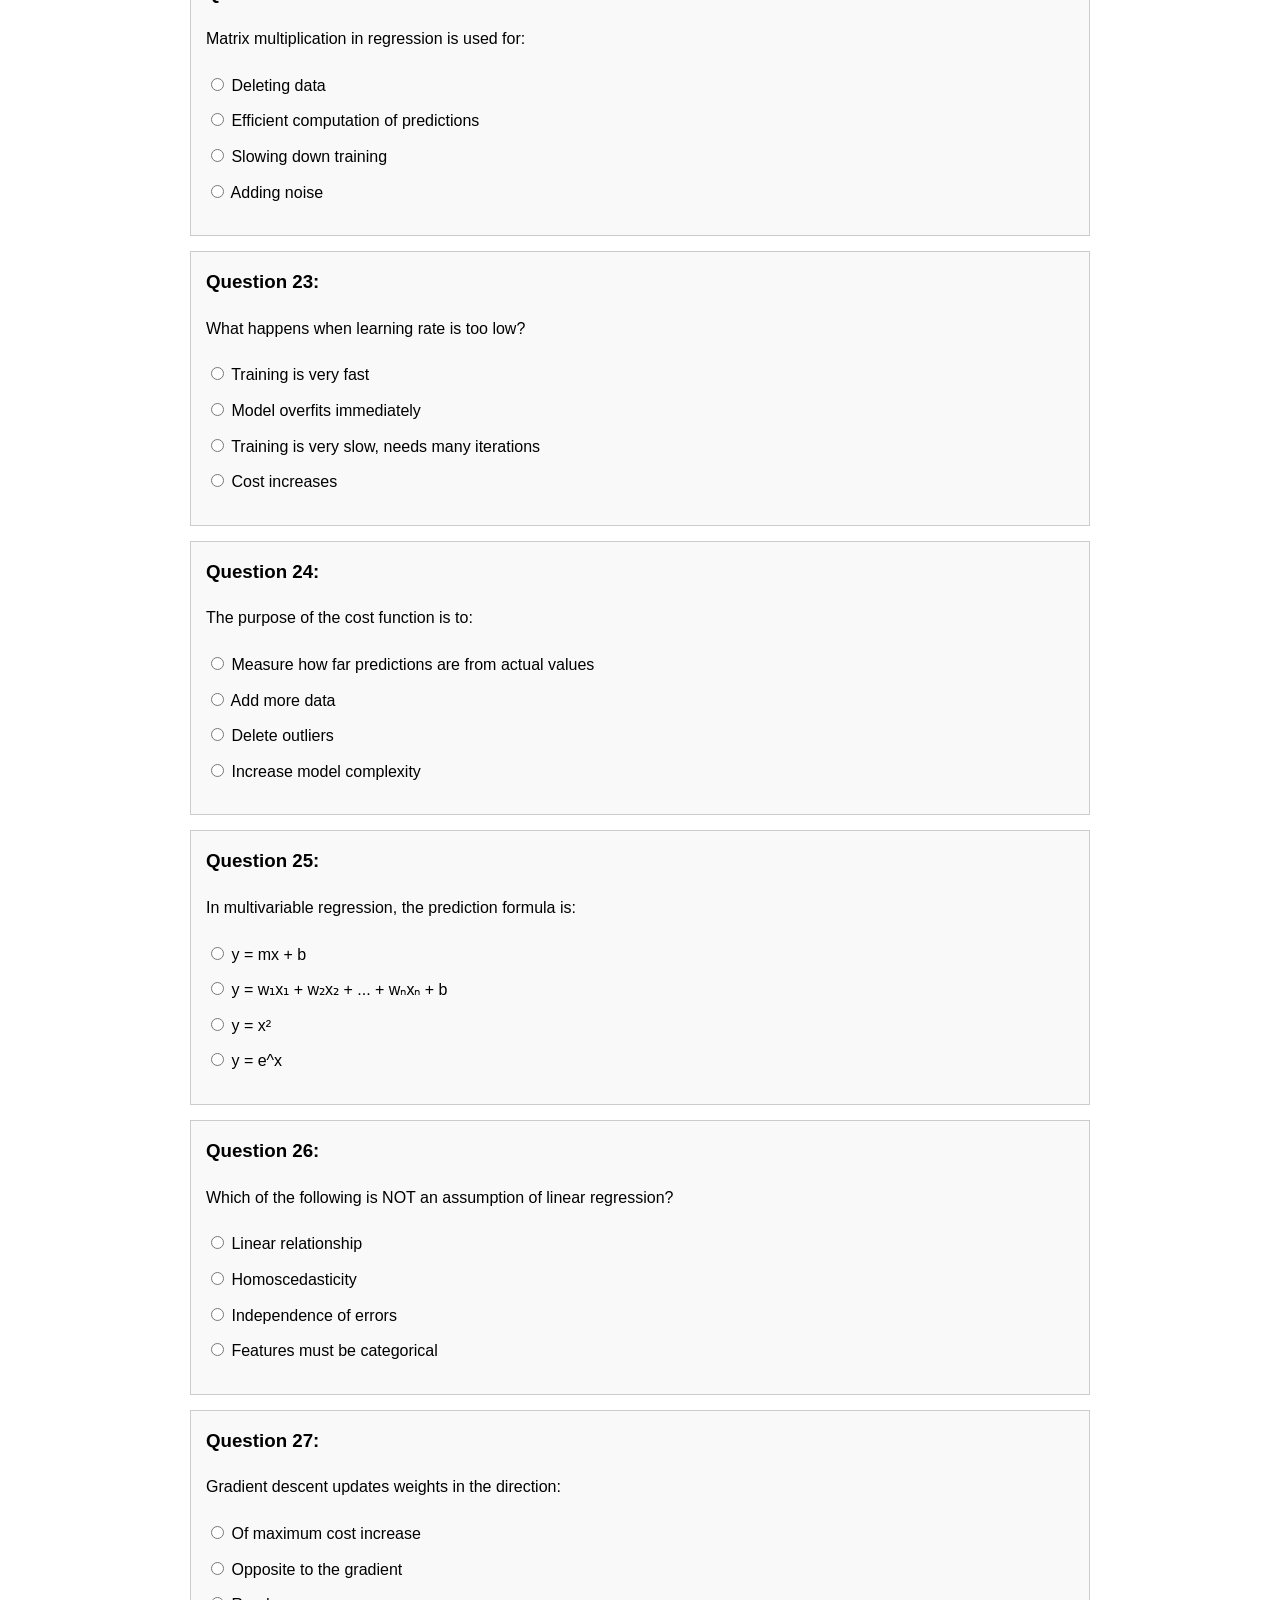
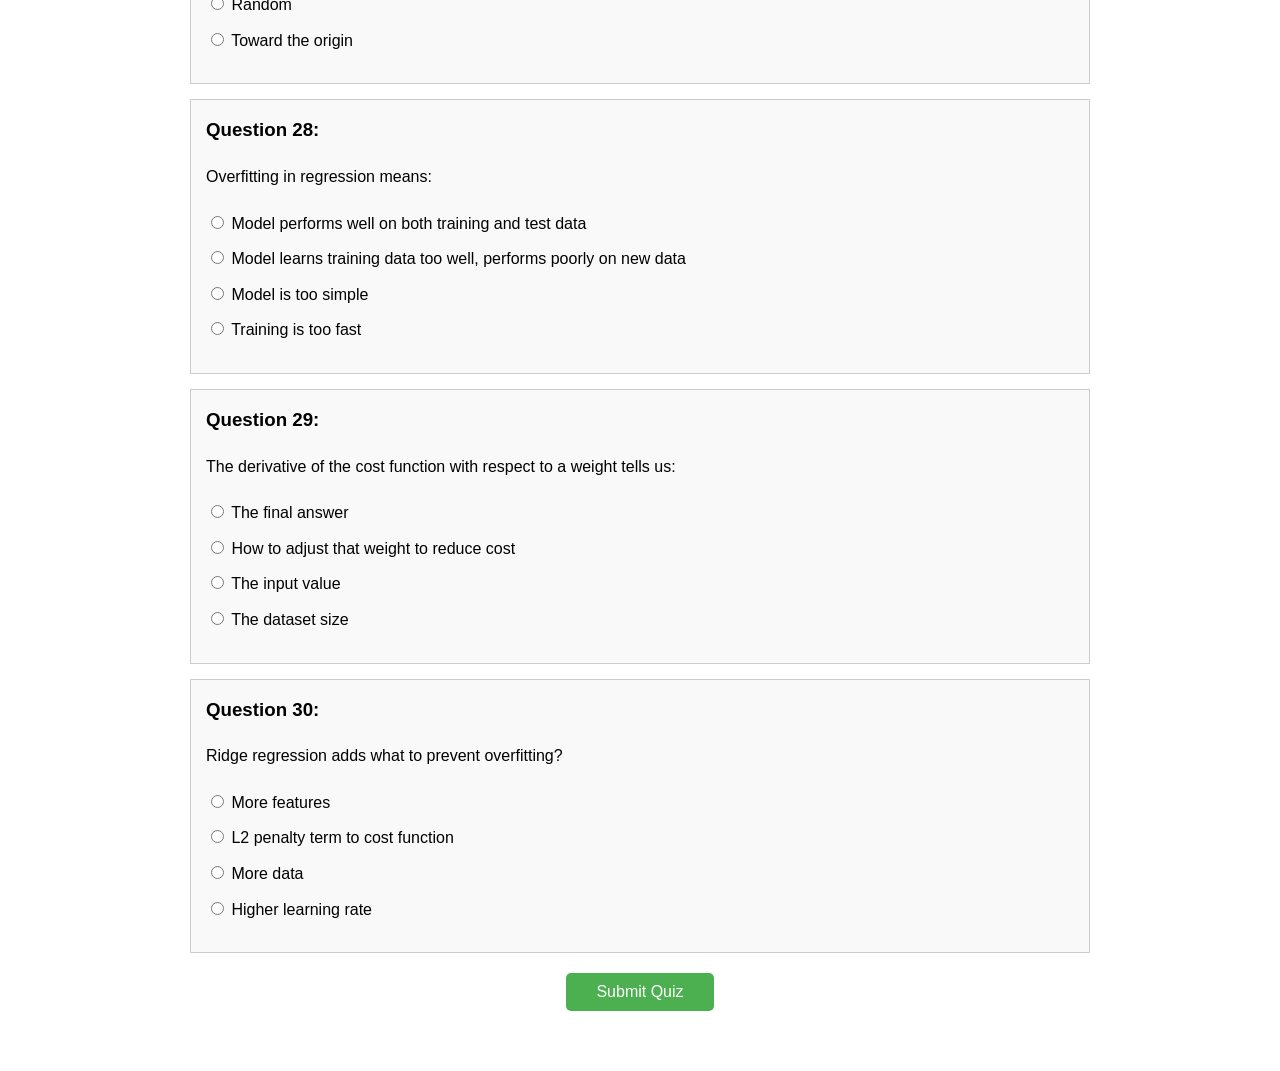
<file: html/quiz_regression.html>
<!DOCTYPE html>
<html>
<head>
    <meta charset="UTF-8">
    <title>Regression Quiz</title>
    <style>
        body { font-family: Arial, sans-serif; max-width: 900px; margin: 20px auto; padding: 20px; line-height: 1.6; }
        h1 { text-align: center; color: #333; }
        .mode-buttons { text-align: center; margin: 20px 0; }
        .mode-btn { background-color: #2196F3; color: white; padding: 10px 25px; border: none; cursor: pointer; font-size: 16px; margin: 0 10px; border-radius: 5px; }
        .mode-btn.active { background-color: #0b7dda; }
        .mode-btn:hover { background-color: #0b7dda; }
        .difficulty-indicator { text-align: center; font-size: 18px; margin: 15px 0; font-weight: bold; }
        .easy-mode { color: #4CAF50; }
        .hard-mode { color: #f44336; }
        .question { border: 1px solid #ccc; padding: 15px; margin: 15px 0; background-color: #f9f9f9; }
        .question h3 { margin-top: 0; }
        .options { margin: 10px 0; }
        .options label { display: block; padding: 5px 0; }
        code { background-color: #e8e8e8; padding: 2px 6px; font-family: 'Courier New', monospace; }
        button.submit { background-color: #4CAF50; color: white; padding: 10px 30px; border: none; cursor: pointer; font-size: 16px; display: block; margin: 20px auto; border-radius: 5px; }
        button.submit:hover { background-color: #45a049; }
        .feedback { margin-top: 10px; padding: 10px; display: none; }
        .correct { background-color: #d4edda; color: #155724; border: 1px solid #c3e6cb; }
        .incorrect { background-color: #f8d7da; color: #721c24; border: 1px solid #f5c6cb; }
        #score { text-align: center; font-size: 20px; font-weight: bold; margin: 20px 0; display: none; }
    </style>
</head>
<body>
    <h1>Regression Quiz</h1>
    
    <div class="mode-buttons">
        <button class="mode-btn active" onclick="switchMode('easy')">📘 Easy Mode (30 Questions)</button>
        <button class="mode-btn" onclick="switchMode('hard')">🔥 Hard Mode (20 Questions)</button>
    </div>
    
    <div class="difficulty-indicator">
        <span id="difficulty-text" class="easy-mode">Current: Easy Mode - Fundamental Concepts</span>
    </div>
    
    <p style="text-align: center;" id="instructions">Test your understanding of core concepts. Click Submit to see your score.</p>

    <div id="easy-questions">
        <div class="question" id="q1"><h3>Question 1:</h3><p>Linear regression is used for:</p><div class="options"><label><input type="radio" name="q1" value="a"> Classification only</label><label><input type="radio" name="q1" value="b"> Clustering</label><label><input type="radio" name="q1" value="c"> Predicting continuous values</label><label><input type="radio" name="q1" value="d"> Image recognition</label></div><div class="feedback" id="f1"></div></div>

        <div class="question" id="q2"><h3>Question 2:</h3><p>The equation y = mx + b represents:</p><div class="options"><label><input type="radio" name="q2" value="a"> A circle</label><label><input type="radio" name="q2" value="b"> Simple linear regression</label><label><input type="radio" name="q2" value="c"> Quadratic function</label><label><input type="radio" name="q2" value="d"> Exponential decay</label></div><div class="feedback" id="f2"></div></div>

        <div class="question" id="q3"><h3>Question 3:</h3><p>In y = mx + b, 'm' represents:</p><div class="options"><label><input type="radio" name="q3" value="a"> The y-intercept</label><label><input type="radio" name="q3" value="b"> The input value</label><label><input type="radio" name="q3" value="c"> The output value</label><label><input type="radio" name="q3" value="d"> The slope</label></div><div class="feedback" id="f3"></div></div>

        <div class="question" id="q4"><h3>Question 4:</h3><p>Mean Squared Error (MSE) calculates:</p><div class="options"><label><input type="radio" name="q4" value="a"> Sum of errors</label><label><input type="radio" name="q4" value="b"> Average of squared differences between actual and predicted</label><label><input type="radio" name="q4" value="c"> Maximum error</label><label><input type="radio" name="q4" value="d"> Median error</label></div><div class="feedback" id="f4"></div></div>

        <div class="question" id="q5"><h3>Question 5:</h3><p>Gradient descent is used to:</p><div class="options"><label><input type="radio" name="q5" value="a"> Increase the cost function</label><label><input type="radio" name="q5" value="b"> Find optimal weights by minimizing cost</label><label><input type="radio" name="q5" value="c"> Delete data points</label><label><input type="radio" name="q5" value="d"> Add more features</label></div><div class="feedback" id="f5"></div></div>

        <div class="question" id="q6"><h3>Question 6:</h3><p>The learning rate controls:</p><div class="options"><label><input type="radio" name="q6" value="a"> The number of features</label><label><input type="radio" name="q6" value="b"> The dataset size</label><label><input type="radio" name="q6" value="c"> The step size in gradient descent</label><label><input type="radio" name="q6" value="d"> The number of iterations</label></div><div class="feedback" id="f6"></div></div>

        <div class="question" id="q7"><h3>Question 7:</h3><p>A high learning rate can cause:</p><div class="options"><label><input type="radio" name="q7" value="a"> Faster convergence always</label><label><input type="radio" name="q7" value="b"> Slower training</label><label><input type="radio" name="q7" value="c"> The model to delete data</label><label><input type="radio" name="q7" value="d"> Overshooting the minimum</label></div><div class="feedback" id="f7"></div></div>

        <div class="question" id="q8"><h3>Question 8:</h3><p>Multivariable regression uses:</p><div class="options"><label><input type="radio" name="q8" value="a"> Only one input feature</label><label><input type="radio" name="q8" value="b"> Multiple input features</label><label><input type="radio" name="q8" value="c"> No features</label><label><input type="radio" name="q8" value="d"> Only categorical features</label></div><div class="feedback" id="f8"></div></div>

        <div class="question" id="q9"><h3>Question 9:</h3><p>The cost function tells us:</p><div class="options"><label><input type="radio" name="q9" value="a"> The input values</label><label><input type="radio" name="q9" value="b"> How well our model is performing</label><label><input type="radio" name="q9" value="c"> The output format</label><label><input type="radio" name="q9" value="d"> The dataset size</label></div><div class="feedback" id="f9"></div></div>

        <div class="question" id="q10"><h3>Question 10:</h3><p>Partial derivatives are used in gradient descent to:</p><div class="options"><label><input type="radio" name="q10" value="a"> Delete features</label><label><input type="radio" name="q10" value="b"> Find the direction to update weights</label><label><input type="radio" name="q10" value="c"> Stop training</label><label><input type="radio" name="q10" value="d"> Increase error</label></div><div class="feedback" id="f10"></div></div>

        <div class="question" id="q11"><h3>Question 11:</h3><p>In the weight update formula w = w - η·∇w, η represents:</p><div class="options"><label><input type="radio" name="q11" value="a"> The cost</label><label><input type="radio" name="q11" value="b"> The learning rate</label><label><input type="radio" name="q11" value="c"> The gradient</label><label><input type="radio" name="q11" value="d"> The weight</label></div><div class="feedback" id="f11"></div></div>

        <div class="question" id="q12"><h3>Question 12:</h3><p>Batch gradient descent uses:</p><div class="options"><label><input type="radio" name="q12" value="a"> One sample at a time</label><label><input type="radio" name="q12" value="b"> All training samples for each update</label><label><input type="radio" name="q12" value="c"> Random samples</label><label><input type="radio" name="q12" value="d"> No samples</label></div><div class="feedback" id="f12"></div></div>

        <div class="question" id="q13"><h3>Question 13:</h3><p>Stochastic gradient descent uses:</p><div class="options"><label><input type="radio" name="q13" value="a"> All samples per update</label><label><input type="radio" name="q13" value="b"> One sample per update</label><label><input type="radio" name="q13" value="c"> No samples</label><label><input type="radio" name="q13" value="d"> Only test data</label></div><div class="feedback" id="f13"></div></div>

        <div class="question" id="q14"><h3>Question 14:</h3><p>R-squared measures:</p><div class="options"><label><input type="radio" name="q14" value="a"> Training speed</label><label><input type="radio" name="q14" value="b"> Dataset size</label><label><input type="radio" name="q14" value="c"> Goodness of fit (how well model explains variance)</label><label><input type="radio" name="q14" value="d"> Number of features</label></div><div class="feedback" id="f14"></div></div>

        <div class="question" id="q15"><h3>Question 15:</h3><p>Residuals are:</p><div class="options"><label><input type="radio" name="q15" value="a"> The input features</label><label><input type="radio" name="q15" value="b"> Differences between actual and predicted values</label><label><input type="radio" name="q15" value="c"> The weights</label><label><input type="radio" name="q15" value="d"> The learning rates</label></div><div class="feedback" id="f15"></div></div>

        <div class="question" id="q16"><h3>Question 16:</h3><p>Feature scaling helps gradient descent by:</p><div class="options"><label><input type="radio" name="q16" value="a"> Making it slower</label><label><input type="radio" name="q16" value="b"> Ensuring features are on similar scales for faster convergence</label><label><input type="radio" name="q16" value="c"> Removing features</label><label><input type="radio" name="q16" value="d"> Adding more data</label></div><div class="feedback" id="f16"></div></div>

        <div class="question" id="q17"><h3>Question 17:</h3><p>The gradient in gradient descent points in the direction of:</p><div class="options"><label><input type="radio" name="q17" value="a"> Steepest descent</label><label><input type="radio" name="q17" value="b"> Steepest ascent</label><label><input type="radio" name="q17" value="c"> Random direction</label><label><input type="radio" name="q17" value="d"> No direction</label></div><div class="feedback" id="f17"></div></div>

        <div class="question" id="q18"><h3>Question 18:</h3><p>Normalization in regression typically involves:</p><div class="options"><label><input type="radio" name="q18" value="a"> Deleting outliers</label><label><input type="radio" name="q18" value="b"> Scaling features to a similar range</label><label><input type="radio" name="q18" value="c"> Squaring all values</label><label><input type="radio" name="q18" value="d"> Adding random noise</label></div><div class="feedback" id="f18"></div></div>

        <div class="question" id="q19"><h3>Question 19:</h3><p>The bias term (b) in y = mx + b allows:</p><div class="options"><label><input type="radio" name="q19" value="a"> The line to pass through the origin only</label><label><input type="radio" name="q19" value="b"> Vertical shifts of the regression line</label><label><input type="radio" name="q19" value="c"> Faster computation</label><label><input type="radio" name="q19" value="d"> More features</label></div><div class="feedback" id="f19"></div></div>

        <div class="question" id="q20"><h3>Question 20:</h3><p>Convergence in gradient descent means:</p><div class="options"><label><input type="radio" name="q20" value="a"> The cost stops decreasing significantly</label><label><input type="radio" name="q20" value="b"> The model deletes data</label><label><input type="radio" name="q20" value="c"> Training starts</label><label><input type="radio" name="q20" value="d"> Features are added</label></div><div class="feedback" id="f20"></div></div>

        <div class="question" id="q21"><h3>Question 21:</h3><p>Linear regression assumes the relationship between features and target is:</p><div class="options"><label><input type="radio" name="q21" value="a"> Non-linear</label><label><input type="radio" name="q21" value="b"> Exponential</label><label><input type="radio" name="q21" value="c"> Linear</label><label><input type="radio" name="q21" value="d"> Random</label></div><div class="feedback" id="f21"></div></div>

        <div class="question" id="q22"><h3>Question 22:</h3><p>Matrix multiplication in regression is used for:</p><div class="options"><label><input type="radio" name="q22" value="a"> Deleting data</label><label><input type="radio" name="q22" value="b"> Efficient computation of predictions</label><label><input type="radio" name="q22" value="c"> Slowing down training</label><label><input type="radio" name="q22" value="d"> Adding noise</label></div><div class="feedback" id="f22"></div></div>

        <div class="question" id="q23"><h3>Question 23:</h3><p>What happens when learning rate is too low?</p><div class="options"><label><input type="radio" name="q23" value="a"> Training is very fast</label><label><input type="radio" name="q23" value="b"> Model overfits immediately</label><label><input type="radio" name="q23" value="c"> Training is very slow, needs many iterations</label><label><input type="radio" name="q23" value="d"> Cost increases</label></div><div class="feedback" id="f23"></div></div>

        <div class="question" id="q24"><h3>Question 24:</h3><p>The purpose of the cost function is to:</p><div class="options"><label><input type="radio" name="q24" value="a"> Measure how far predictions are from actual values</label><label><input type="radio" name="q24" value="b"> Add more data</label><label><input type="radio" name="q24" value="c"> Delete outliers</label><label><input type="radio" name="q24" value="d"> Increase model complexity</label></div><div class="feedback" id="f24"></div></div>

        <div class="question" id="q25"><h3>Question 25:</h3><p>In multivariable regression, the prediction formula is:</p><div class="options"><label><input type="radio" name="q25" value="a"> y = mx + b</label><label><input type="radio" name="q25" value="b"> y = w₁x₁ + w₂x₂ + ... + wₙxₙ + b</label><label><input type="radio" name="q25" value="c"> y = x²</label><label><input type="radio" name="q25" value="d"> y = e^x</label></div><div class="feedback" id="f25"></div></div>

        <div class="question" id="q26"><h3>Question 26:</h3><p>Which of the following is NOT an assumption of linear regression?</p><div class="options"><label><input type="radio" name="q26" value="a"> Linear relationship</label><label><input type="radio" name="q26" value="b"> Homoscedasticity</label><label><input type="radio" name="q26" value="c"> Independence of errors</label><label><input type="radio" name="q26" value="d"> Features must be categorical</label></div><div class="feedback" id="f26"></div></div>

        <div class="question" id="q27"><h3>Question 27:</h3><p>Gradient descent updates weights in the direction:</p><div class="options"><label><input type="radio" name="q27" value="a"> Of maximum cost increase</label><label><input type="radio" name="q27" value="b"> Opposite to the gradient</label><label><input type="radio" name="q27" value="c"> Random</label><label><input type="radio" name="q27" value="d"> Toward the origin</label></div><div class="feedback" id="f27"></div></div>

        <div class="question" id="q28"><h3>Question 28:</h3><p>Overfitting in regression means:</p><div class="options"><label><input type="radio" name="q28" value="a"> Model performs well on both training and test data</label><label><input type="radio" name="q28" value="b"> Model learns training data too well, performs poorly on new data</label><label><input type="radio" name="q28" value="c"> Model is too simple</label><label><input type="radio" name="q28" value="d"> Training is too fast</label></div><div class="feedback" id="f28"></div></div>

        <div class="question" id="q29"><h3>Question 29:</h3><p>The derivative of the cost function with respect to a weight tells us:</p><div class="options"><label><input type="radio" name="q29" value="a"> The final answer</label><label><input type="radio" name="q29" value="b"> How to adjust that weight to reduce cost</label><label><input type="radio" name="q29" value="c"> The input value</label><label><input type="radio" name="q29" value="d"> The dataset size</label></div><div class="feedback" id="f29"></div></div>

        <div class="question" id="q30"><h3>Question 30:</h3><p>Ridge regression adds what to prevent overfitting?</p><div class="options"><label><input type="radio" name="q30" value="a"> More features</label><label><input type="radio" name="q30" value="b"> L2 penalty term to cost function</label><label><input type="radio" name="q30" value="c"> More data</label><label><input type="radio" name="q30" value="d"> Higher learning rate</label></div><div class="feedback" id="f30"></div></div>
    </div>

    <div id="hard-questions" style="display: none;">
        <div class="question" id="hq1"><h3>Question 1:</h3><p>If gradient descent converges too quickly to a suboptimal solution, which is MOST likely the cause?</p><div class="options"><label><input type="radio" name="hq1" value="a"> Learning rate is too low</label><label><input type="radio" name="hq1" value="b"> Cost function has multiple local minima and got stuck</label><label><input type="radio" name="hq1" value="c"> Features need more scaling</label><label><input type="radio" name="hq1" value="d"> Batch size is too large</label></div><div class="feedback" id="hf1"></div></div>

        <div class="question" id="hq2"><h3>Question 2:</h3><p>You train a model and get MSE=0 on training data. This indicates:</p><div class="options"><label><input type="radio" name="hq2" value="a"> Perfect model that will generalize well</label><label><input type="radio" name="hq2" value="b"> Serious overfitting - model memorized training data</label><label><input type="radio" name="hq2" value="c"> Optimal convergence achieved</label><label><input type="radio" name="hq2" value="d"> Need to increase learning rate</label></div><div class="feedback" id="hf2"></div></div>

        <div class="question" id="hq3"><h3>Question 3:</h3><p>Why do we move OPPOSITE to the gradient direction in gradient descent?</p><div class="options"><label><input type="radio" name="hq3" value="a"> Gradient points uphill; we want to go downhill to minimize cost</label><label><input type="radio" name="hq3" value="b"> It's faster computationally</label><label><input type="radio" name="hq3" value="c"> Opposite direction prevents overfitting</label><label><input type="radio" name="hq3" value="d"> Following gradient would maximize cost</label></div><div class="feedback" id="hf3"></div></div>

        <div class="question" id="hq4"><h3>Question 4:</h3><p>Which statement about stochastic vs batch gradient descent is FALSE?</p><div class="options"><label><input type="radio" name="hq4" value="a"> SGD updates weights more frequently</label><label><input type="radio" name="hq4" value="b"> Batch GD has smoother convergence</label><label><input type="radio" name="hq4" value="c"> SGD always finds better solutions than batch GD</label><label><input type="radio" name="hq4" value="d"> SGD can escape local minima more easily</label></div><div class="feedback" id="hf4"></div></div>

        <div class="question" id="hq5"><h3>Question 5:</h3><p>Your regression line passes through (0,5) and has slope 2. Where does it intersect the x-axis?</p><div class="options"><label><input type="radio" name="hq5" value="a"> x = -2.5</label><label><input type="radio" name="hq5" value="b"> x = 2.5</label><label><input type="radio" name="hq5" value="c"> x = -5</label><label><input type="radio" name="hq5" value="d"> x = 0</label></div><div class="feedback" id="hf5"></div></div>

        <div class="question" id="hq6"><h3>Question 6:</h3><p>Feature A ranges 0-100, feature B ranges 0-1. Without scaling, gradient descent will:</p><div class="options"><label><input type="radio" name="hq6" value="a"> Work perfectly fine</label><label><input type="radio" name="hq6" value="b"> Oscillate more in direction of feature A</label><label><input type="radio" name="hq6" value="c"> Converge faster</label><label><input type="radio" name="hq6" value="d"> Always fail to converge</label></div><div class="feedback" id="hf6"></div></div>

        <div class="question" id="hq7"><h3>Question 7:</h3><p>A model has R² = -0.5. What does this mean?</p><div class="options"><label><input type="radio" name="hq7" value="a"> Impossible - R² can't be negative</label><label><input type="radio" name="hq7" value="b"> Moderate fit</label><label><input type="radio" name="hq7" value="c"> Model performs worse than just predicting the mean</label><label><input type="radio" name="hq7" value="d"> 50% variance explained</label></div><div class="feedback" id="hf7"></div></div>

        <div class="question" id="hq8"><h3>Question 8:</h3><p>You have 3 weights to learn. How many partial derivatives do you compute per gradient descent iteration?</p><div class="options"><label><input type="radio" name="hq8" value="a"> 1 (just the cost)</label><label><input type="radio" name="hq8" value="b"> 2 (for x and y)</label><label><input type="radio" name="hq8" value="c"> 3 (one per weight)</label><label><input type="radio" name="hq8" value="d"> Depends on dataset size</label></div><div class="feedback" id="hf8"></div></div>

        <div class="question" id="hq9"><h3>Question 9:</h3><p>Your cost oscillates wildly but generally decreases. Best action?</p><div class="options"><label><input type="radio" name="hq9" value="a"> Increase learning rate</label><label><input type="radio" name="hq9" value="b"> Decrease learning rate</label><label><input type="radio" name="hq9" value="c"> Add more features</label><label><input type="radio" name="hq9" value="d"> Stop training immediately</label></div><div class="feedback" id="hf9"></div></div>

        <div class="question" id="hq10"><h3>Question 10:</h3><p>Ridge regression penalizes large weights. Why does this prevent overfitting?</p><div class="options"><label><input type="radio" name="hq10" value="a"> Smaller weights mean simpler, less flexible model</label><label><input type="radio" name="hq10" value="b"> It removes features entirely</label><label><input type="radio" name="hq10" value="c"> It increases training speed</label><label><input type="radio" name="hq10" value="d"> It adds more data automatically</label></div><div class="feedback" id="hf10"></div></div>

        <div class="question" id="hq11"><h3>Question 11:</h3><p>If all your features are perfectly correlated, linear regression will:</p><div class="options"><label><input type="radio" name="hq11" value="a"> Work perfectly</label><label><input type="radio" name="hq11" value="b"> Have unstable/undefined solutions (multicollinearity problem)</label><label><input type="radio" name="hq11" value="c"> Converge faster</label><label><input type="radio" name="hq11" value="d"> Automatically remove redundant features</label></div><div class="feedback" id="hf11"></div></div>

        <div class="question" id="hq12"><h3>Question 12:</h3><p>Mini-batch gradient descent is a compromise between batch and stochastic. Its main advantage?</p><div class="options"><label><input type="radio" name="hq12" value="a"> Always finds global minimum</label><label><input type="radio" name="hq12" value="b"> Balances convergence stability with update frequency</label><label><input type="radio" name="hq12" value="c"> Never overfits</label><label><input type="radio" name="hq12" value="d"> Requires no hyperparameters</label></div><div class="feedback" id="hf12"></div></div>

        <div class="question" id="hq13"><h3>Question 13:</h3><p>Your model: y = 3x + 2. If you double all x values in your dataset, what happens to the slope?</p><div class="options"><label><input type="radio" name="hq13" value="a"> Doubles to 6</label><label><input type="radio" name="hq13" value="b"> Halves to 1.5</label><label><input type="radio" name="hq13" value="c"> Stays 3 (slope is invariant to input scaling if you retrain)</label><label><input type="radio" name="hq13" value="d"> Becomes 5</label></div><div class="feedback" id="hf13"></div></div>

        <div class="question" id="hq14"><h3>Question 14:</h3><p>Gradient is zero at a point. This point could be:</p><div class="options"><label><input type="radio" name="hq14" value="a"> Only a minimum</label><label><input type="radio" name="hq14" value="b"> Only a maximum</label><label><input type="radio" name="hq14" value="c"> Minimum, maximum, or saddle point</label><label><input type="radio" name="hq14" value="d"> Never useful for optimization</label></div><div class="feedback" id="hf14"></div></div>

        <div class="question" id="hq15"><h3>Question 15:</h3><p>You normalize features before training. Should you normalize test data the same way?</p><div class="options"><label><input type="radio" name="hq15" value="a"> No, test data shouldn't be touched</label><label><input type="radio" name="hq15" value="b"> Yes, using training data's mean and std (not test data's own statistics)</label><label><input type="radio" name="hq15" value="c"> Yes, using test data's own mean and std</label><label><input type="radio" name="hq15" value="d"> Doesn't matter</label></div><div class="feedback" id="hf15"></div></div>

        <div class="question" id="hq16"><h3>Question 16:</h3><p>Lasso (L1) vs Ridge (L2) regularization: what's a key difference?</p><div class="options"><label><input type="radio" name="hq16" value="a"> No real difference</label><label><input type="radio" name="hq16" value="b"> Lasso can shrink weights to exactly zero, Ridge cannot</label><label><input type="radio" name="hq16" value="c"> Ridge is always better</label><label><input type="radio" name="hq16" value="d"> Lasso is faster</label></div><div class="feedback" id="hf16"></div></div>

        <div class="question" id="hq17"><h3>Question 17:</h3><p>Your residuals show a clear pattern (not random). This suggests:</p><div class="options"><label><input type="radio" name="hq17" value="a"> Perfect model</label><label><input type="radio" name="hq17" value="b"> Model is missing important non-linear relationships</label><label><input type="radio" name="hq17" value="c"> Need to increase learning rate</label><label><input type="radio" name="hq17" value="d"> Too many features</label></div><div class="feedback" id="hf17"></div></div>

        <div class="question" id="hq18"><h3>Question 18:</h3><p>Linear regression finds a line that minimizes:</p><div class="options"><label><input type="radio" name="hq18" value="a"> Sum of errors</label><label><input type="radio" name="hq18" value="b"> Maximum error</label><label><input type="radio" name="hq18" value="c"> Sum of squared vertical distances from points to line</label><label><input type="radio" name="hq18" value="d"> Horizontal distances</label></div><div class="feedback" id="hf18"></div></div>

        <div class="question" id="hq19"><h3>Question 19:</h3><p>If you add a highly correlated copy of an existing feature, what happens?</p><div class="options"><label><input type="radio" name="hq19" value="a"> Model improves significantly</label><label><input type="radio" name="hq19" value="b"> Predictions stay same but weight values become unstable</label><label><input type="radio" name="hq19" value="c"> Gradient descent fails immediately</label><label><input type="radio" name="hq19" value="d"> Cost function increases</label></div><div class="feedback" id="hf19"></div></div>

        <div class="question" id="hq20"><h3>Question 20:</h3><p>Training loss keeps decreasing but validation loss starts increasing. You should:</p><div class="options"><label><input type="radio" name="hq20" value="a"> Train longer to improve validation</label><label><input type="radio" name="hq20" value="b"> Stop training - model is starting to overfit</label><label><input type="radio" name="hq20" value="c"> Increase learning rate dramatically</label><label><input type="radio" name="hq20" value="d"> Remove all regularization</label></div><div class="feedback" id="hf20"></div></div>
    </div>

    <button class="submit" onclick="submitQuiz()">Submit Quiz</button>
    <div id="score"></div>

    <script>
        let currentMode = 'easy';
        
        const easyAnswers = {q1:"c",q2:"b",q3:"d",q4:"b",q5:"b",q6:"c",q7:"d",q8:"b",q9:"b",q10:"b",q11:"b",q12:"b",q13:"b",q14:"c",q15:"b",q16:"b",q17:"b",q18:"b",q19:"b",q20:"a",q21:"c",q22:"b",q23:"c",q24:"a",q25:"b",q26:"d",q27:"b",q28:"b",q29:"b",q30:"b"};
        
        const hardAnswers = {hq1:"b",hq2:"b",hq3:"a",hq4:"c",hq5:"a",hq6:"b",hq7:"c",hq8:"c",hq9:"b",hq10:"a",hq11:"b",hq12:"b",hq13:"b",hq14:"c",hq15:"b",hq16:"b",hq17:"b",hq18:"c",hq19:"b",hq20:"b"};
        
        const easyExplanations = {
            q1:"Linear regression predicts continuous values.",
            q2:"y = mx + b is simple linear regression equation.",
            q3:"m is the slope coefficient.",
            q4:"MSE = average of (actual - predicted)².",
            q5:"Gradient descent minimizes cost by finding optimal weights.",
            q6:"Learning rate controls step size in weight updates.",
            q7:"High learning rate can overshoot minimum.",
            q8:"Multivariable uses multiple input features.",
            q9:"Cost function measures model performance.",
            q10:"Partial derivatives find gradient direction.",
            q11:"η (eta) is the learning rate symbol.",
            q12:"Batch GD uses all samples per update.",
            q13:"Stochastic GD uses one sample per update.",
            q14:"R² measures goodness of fit (0-1).",
            q15:"Residual = actual - predicted.",
            q16:"Feature scaling ensures similar ranges for faster convergence.",
            q17:"Gradient points toward steepest ascent (we go opposite).",
            q18:"Normalization scales features to similar range.",
            q19:"Bias allows vertical shift of the line.",
            q20:"Convergence: cost stops decreasing.",
            q21:"Linear regression assumes linear relationships.",
            q22:"Matrix multiplication computes predictions efficiently.",
            q23:"Low learning rate = slow training.",
            q24:"Cost function measures prediction error.",
            q25:"Multivariable: y = w₁x₁ + w₂x₂ + ... + wₙxₙ + b.",
            q26:"Features don't need to be categorical (can be continuous).",
            q27:"We move opposite to gradient (toward lower cost).",
            q28:"Overfitting = great on training, poor on test data.",
            q29:"Derivative tells how to adjust weight to reduce cost.",
            q30:"Ridge adds L2 penalty (sum of squared weights)."
        };
        
        const hardExplanations = {
            hq1:"Fast convergence to bad solution suggests getting stuck in local minimum. Linear regression usually has one global minimum, but if cost surface is complex, this can happen.",
            hq2:"MSE=0 means perfect fit on training data, which usually indicates severe overfitting where the model memorized rather than learned patterns.",
            hq3:"Gradient points in direction of steepest increase. Since we want to minimize (go downhill), we move opposite to the gradient.",
            hq4:"FALSE: SGD doesn't always find better solutions. Its randomness can help escape local minima but also adds noise. Batch GD can find better solutions on smooth surfaces.",
            hq5:"Line is y=2x+5. At x-axis, y=0, so 0=2x+5, thus x=-2.5",
            hq6:"Large-range feature A will dominate gradient updates, causing oscillation in that direction. Feature scaling fixes this.",
            hq7:"R² CAN be negative (unlike correlation). Negative means your model is worse than just predicting the mean value every time!",
            hq8:"One partial derivative per parameter. 3 weights = 3 partial derivatives to compute the gradient.",
            hq9:"Wild oscillations suggest learning rate is too high, causing overshooting. Decrease it for smoother convergence.",
            hq10:"Penalizing large weights forces the model to use simpler patterns (smaller coefficients), reducing overfitting to training noise.",
            hq11:"Perfect multicollinearity makes the problem underdetermined - infinite solutions exist. Weights become unstable.",
            hq12:"Mini-batch combines benefits: more stable than SGD (uses multiple samples) but faster updates than batch GD.",
            hq13:"If you retrain after doubling inputs, the learned slope will halve to compensate. y=3x becomes y=1.5(2x) to maintain same predictions.",
            hq14:"Zero gradient indicates a critical point, which could be minimum, maximum, or saddle point. Need second derivative to determine which.",
            hq15:"CRITICAL: Use training statistics on test data! Using test data's own statistics would leak information and give falsely optimistic results.",
            hq16:"L1 (Lasso) creates sparse solutions by driving some weights to exactly zero (feature selection). L2 (Ridge) only shrinks weights toward zero.",
            hq17:"Patterned residuals (not random scatter) indicate systematic errors - model is missing non-linear relationships or important features.",
            hq18:"Linear regression minimizes vertical distances (residuals) squared. This is why it's called 'least squares'.",
            hq19:"Multicollinearity: predictions don't change (same information) but individual weight values become unreliable/unstable.",
            hq20:"Classic overfitting signal: training improves but validation worsens. Stop training now (early stopping)."
        };

        function switchMode(mode) {
            currentMode = mode;
            const easyDiv = document.getElementById('easy-questions');
            const hardDiv = document.getElementById('hard-questions');
            const diffText = document.getElementById('difficulty-text');
            const instructions = document.getElementById('instructions');
            const buttons = document.querySelectorAll('.mode-btn');
            
            document.getElementById('score').style.display = 'none';
            document.querySelectorAll('.feedback').forEach(f => f.style.display = 'none');
            document.querySelectorAll('input[type="radio"]').forEach(r => r.checked = false);
            
            if (mode === 'easy') {
                easyDiv.style.display = 'block';
                hardDiv.style.display = 'none';
                diffText.className = 'easy-mode';
                diffText.textContent = 'Current: Easy Mode - Fundamental Concepts';
                instructions.textContent = 'Test your understanding of core concepts. Click Submit to see your score.';
                buttons[0].classList.add('active');
                buttons[1].classList.remove('active');
            } else {
                easyDiv.style.display = 'none';
                hardDiv.style.display = 'block';
                diffText.className = 'hard-mode';
                diffText.textContent = 'Current: Hard Mode - Tricky Conceptual Questions';
                instructions.textContent = 'Advanced questions testing deep understanding and edge cases. Good luck!';
                buttons[1].classList.add('active');
                buttons[0].classList.remove('active');
            }
            
            window.scrollTo(0, 0);
        }

        function submitQuiz() {
            const answers = currentMode === 'easy' ? easyAnswers : hardAnswers;
            const explanations = currentMode === 'easy' ? easyExplanations : hardExplanations;
            let correct = 0;
            const total = Object.keys(answers).length;
            const prefix = currentMode === 'easy' ? 'f' : 'hf';

            for (let q in answers) {
                const selected = document.querySelector(`input[name="${q}"]:checked`);
                const qNum = currentMode === 'easy' ? q.substring(1) : q.substring(2);
                const feedback = document.getElementById(prefix + qNum);

                if (selected) {
                    if (selected.value === answers[q]) {
                        correct++;
                        feedback.className = "feedback correct";
                        feedback.textContent = "✓ Correct! " + explanations[q];
                    } else {
                        feedback.className = "feedback incorrect";
                        feedback.textContent = "✗ Incorrect. The correct answer is " + answers[q].toUpperCase() + ". " + explanations[q];
                    }
                } else {
                    feedback.className = "feedback incorrect";
                    feedback.textContent = "✗ No answer selected. The correct answer is " + answers[q].toUpperCase() + ". " + explanations[q];
                }
                feedback.style.display = "block";
            }

            const percentage = ((correct / total) * 100).toFixed(1);
            const scoreDiv = document.getElementById("score");
            scoreDiv.textContent = `Your Score: ${correct}/${total} (${percentage}%)`;
            scoreDiv.style.display = "block";
            window.scrollTo(0, 0);
        }
    </script>
</body>
</html>
</file>
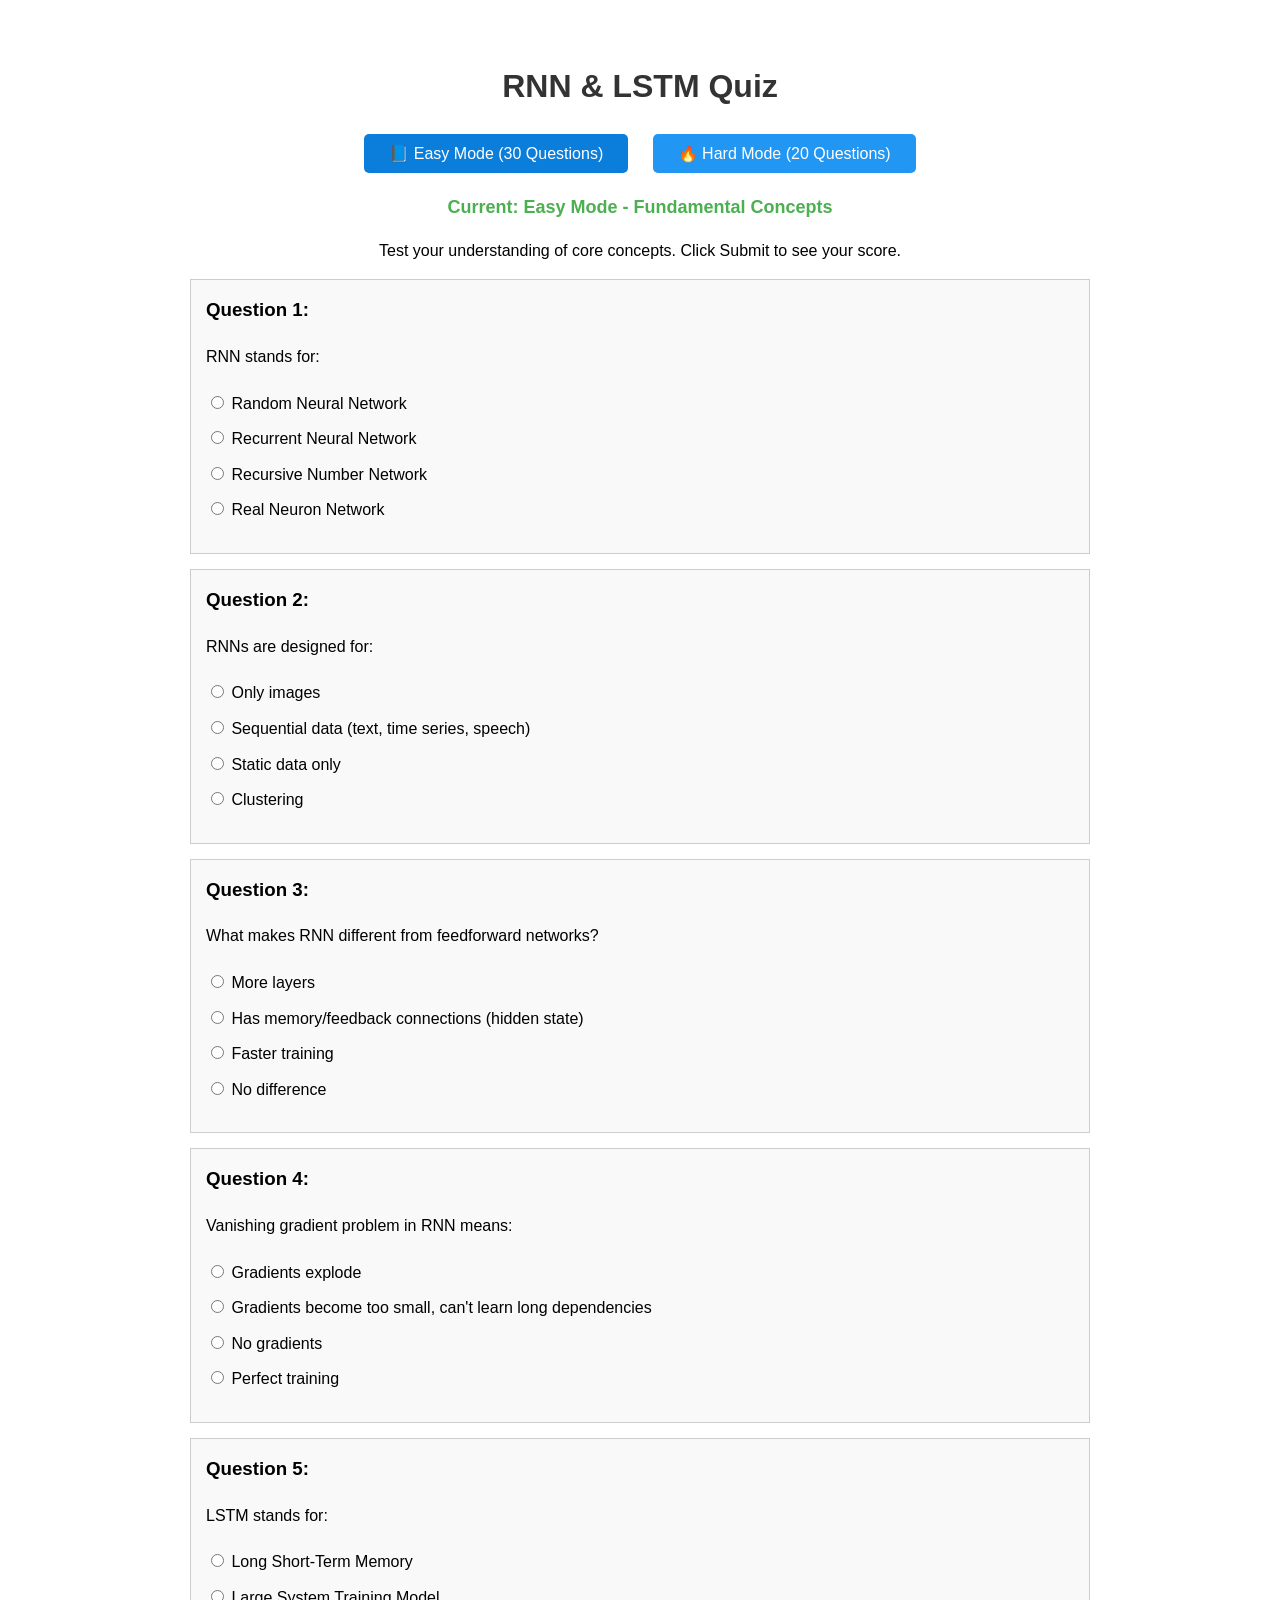
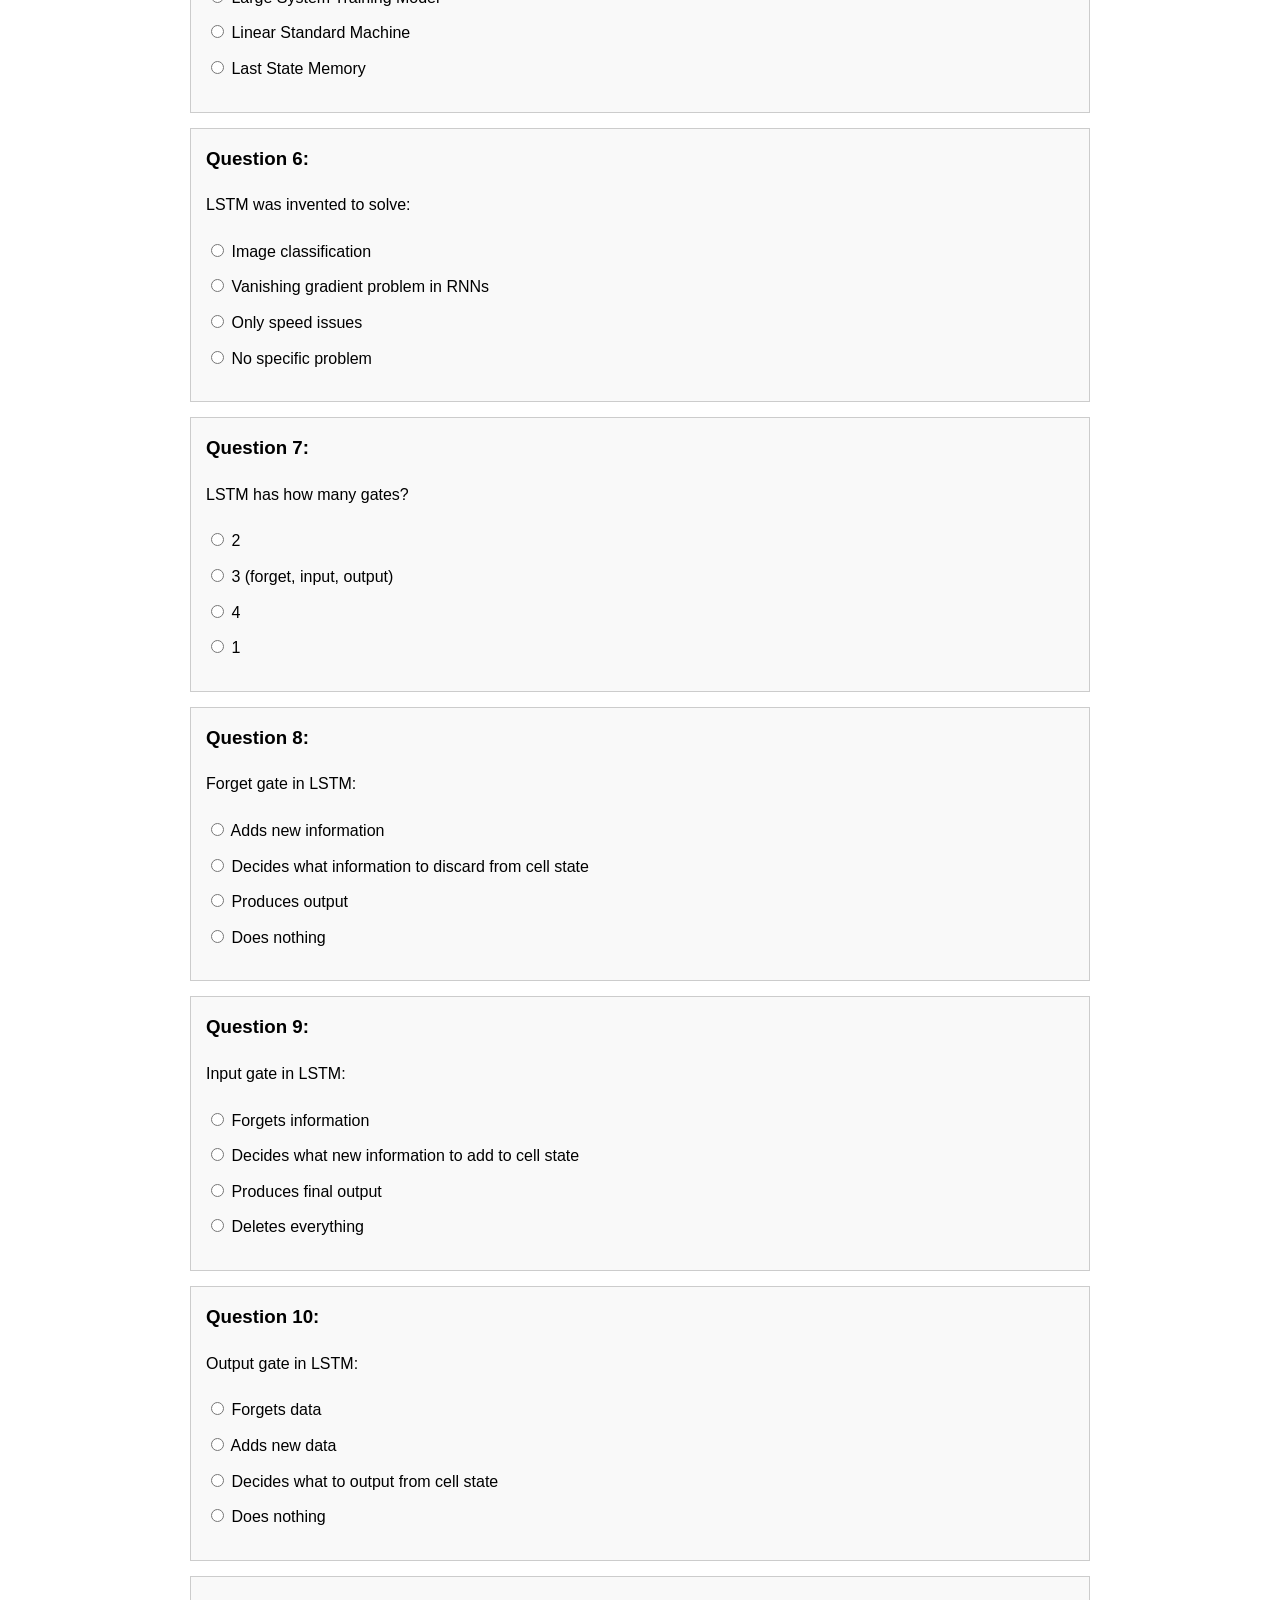
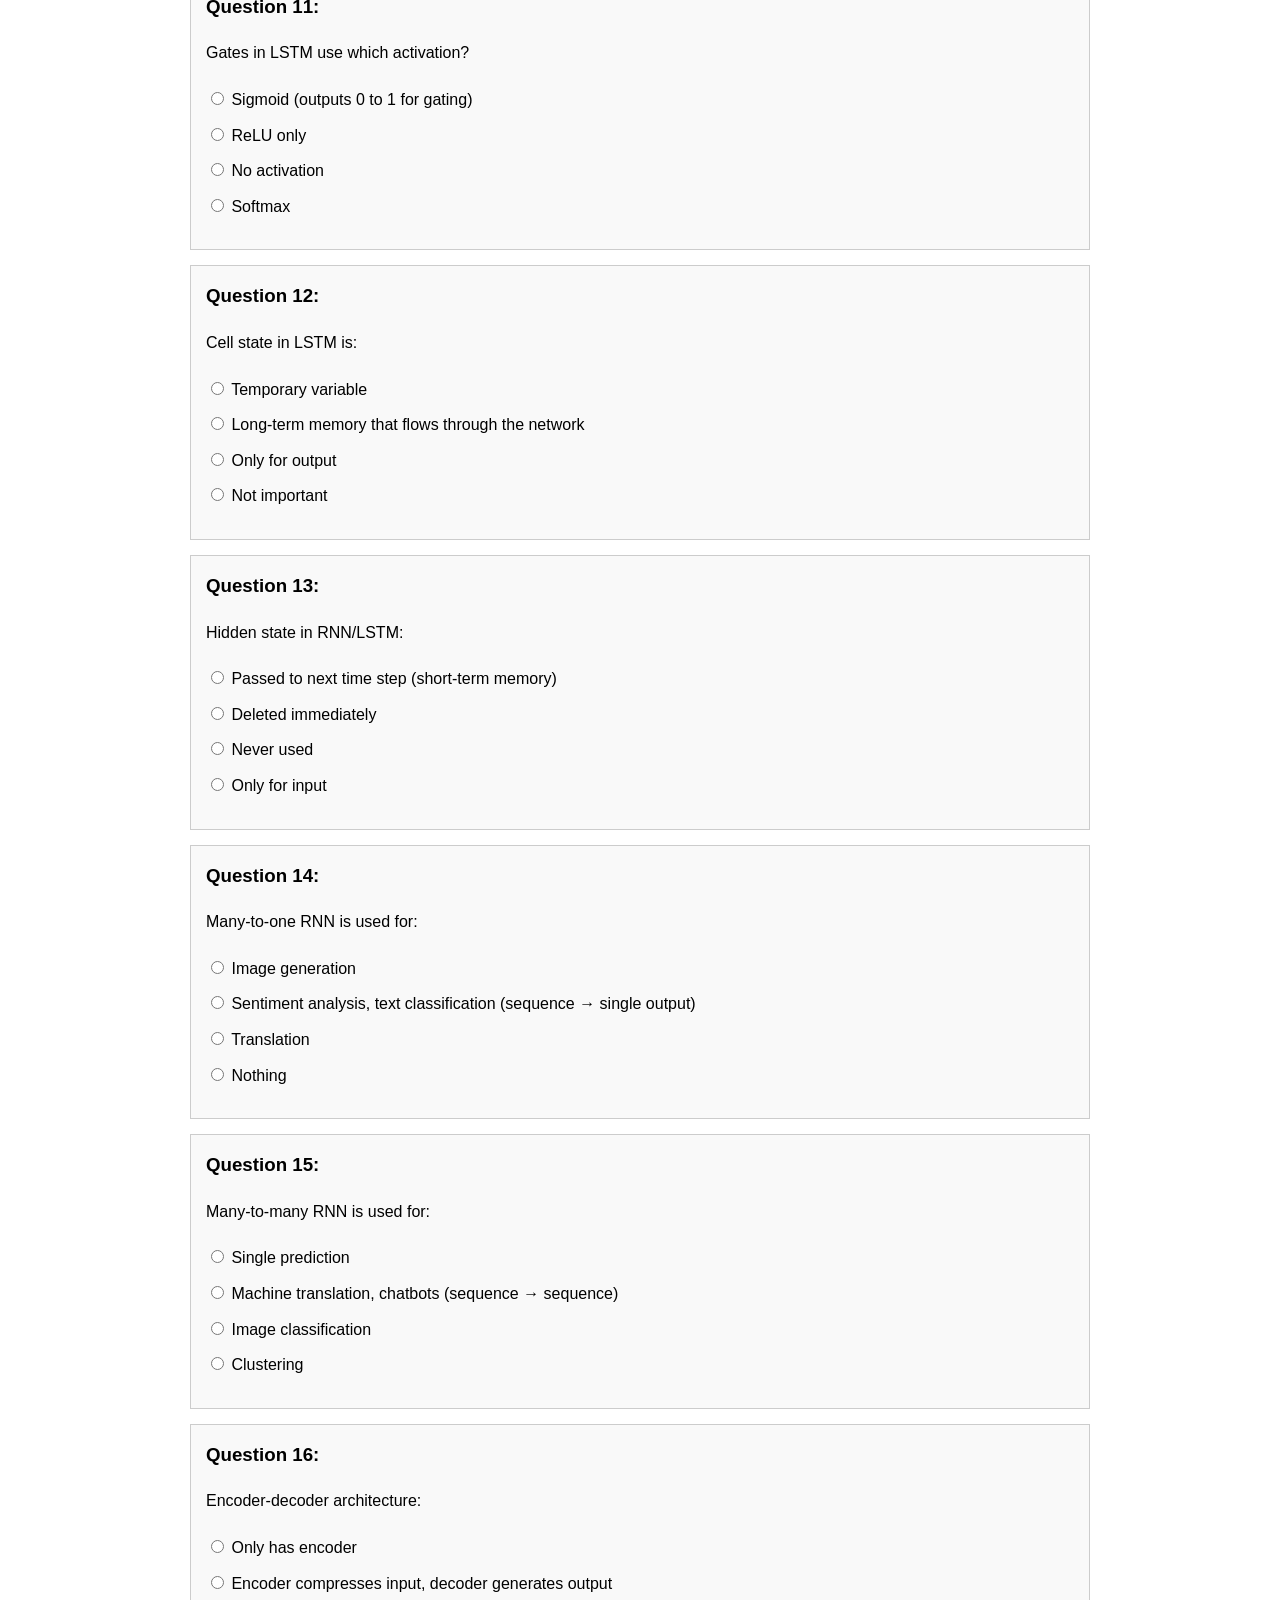
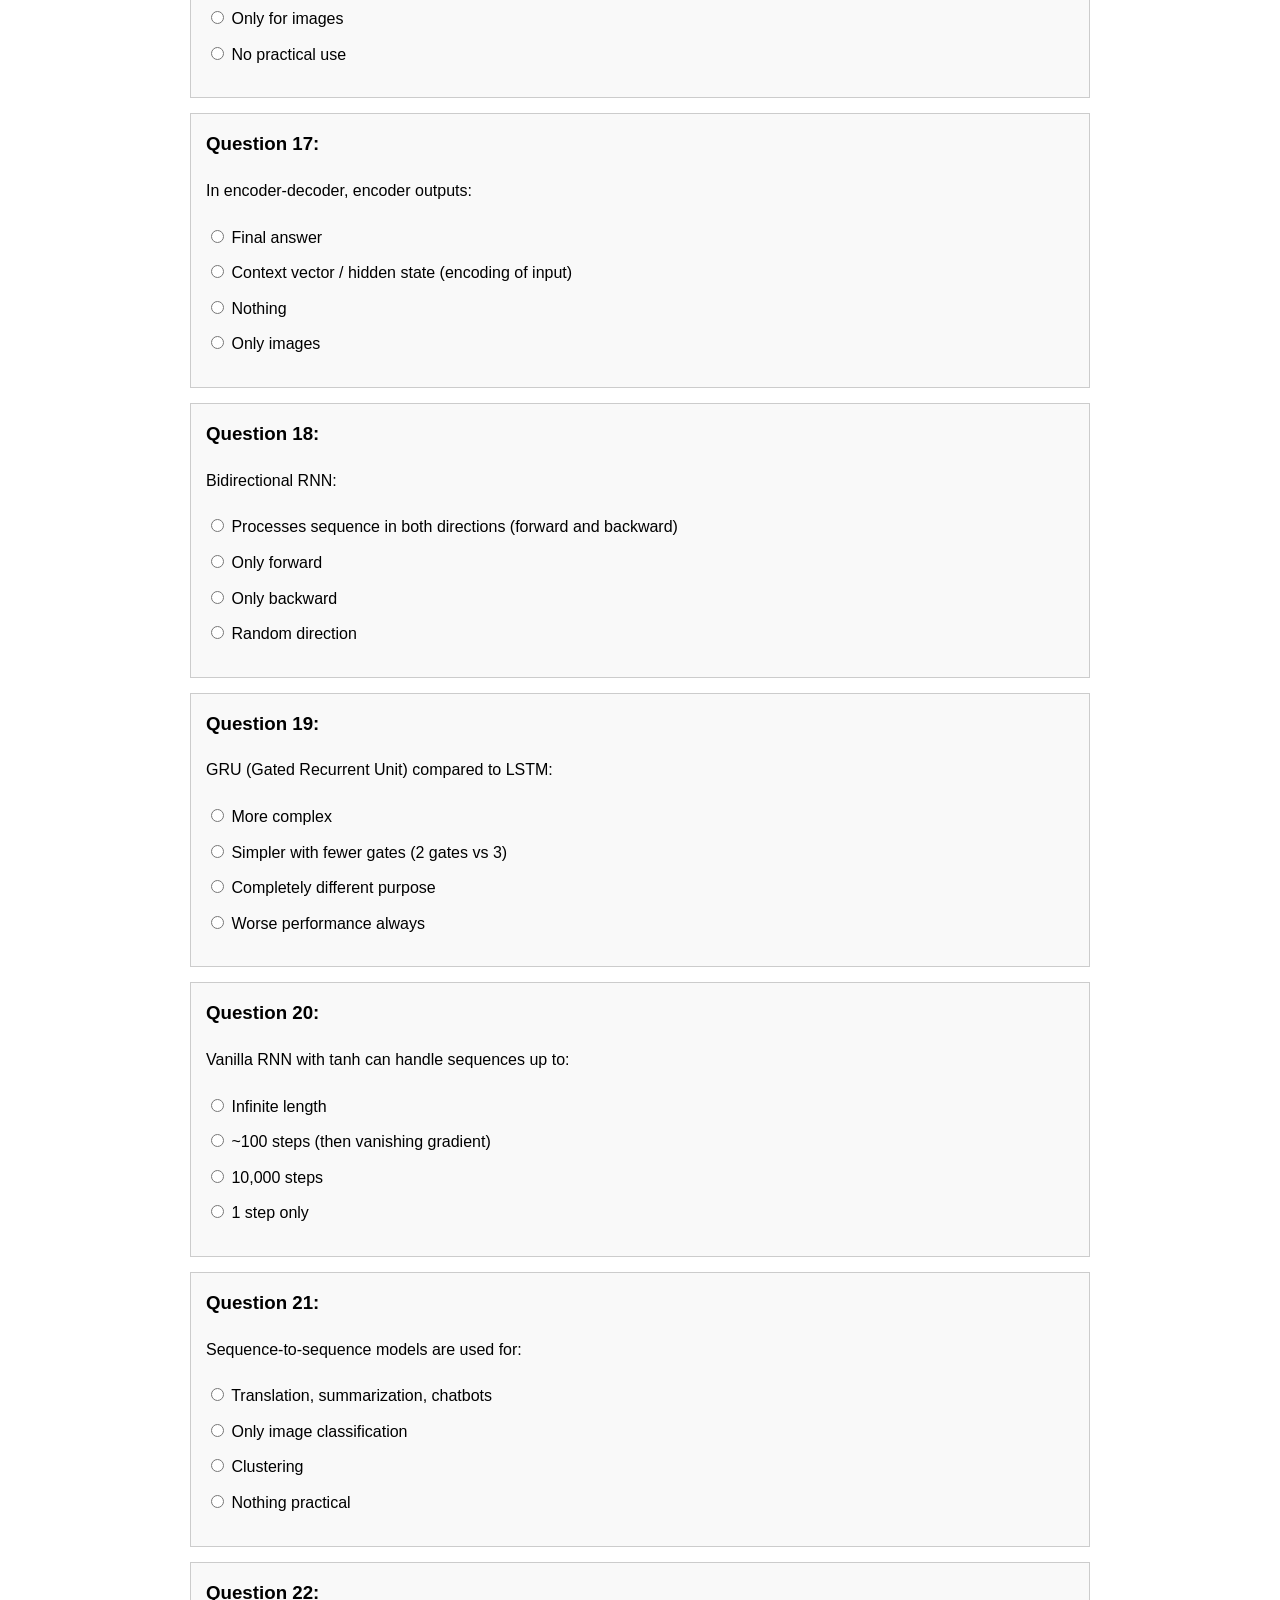
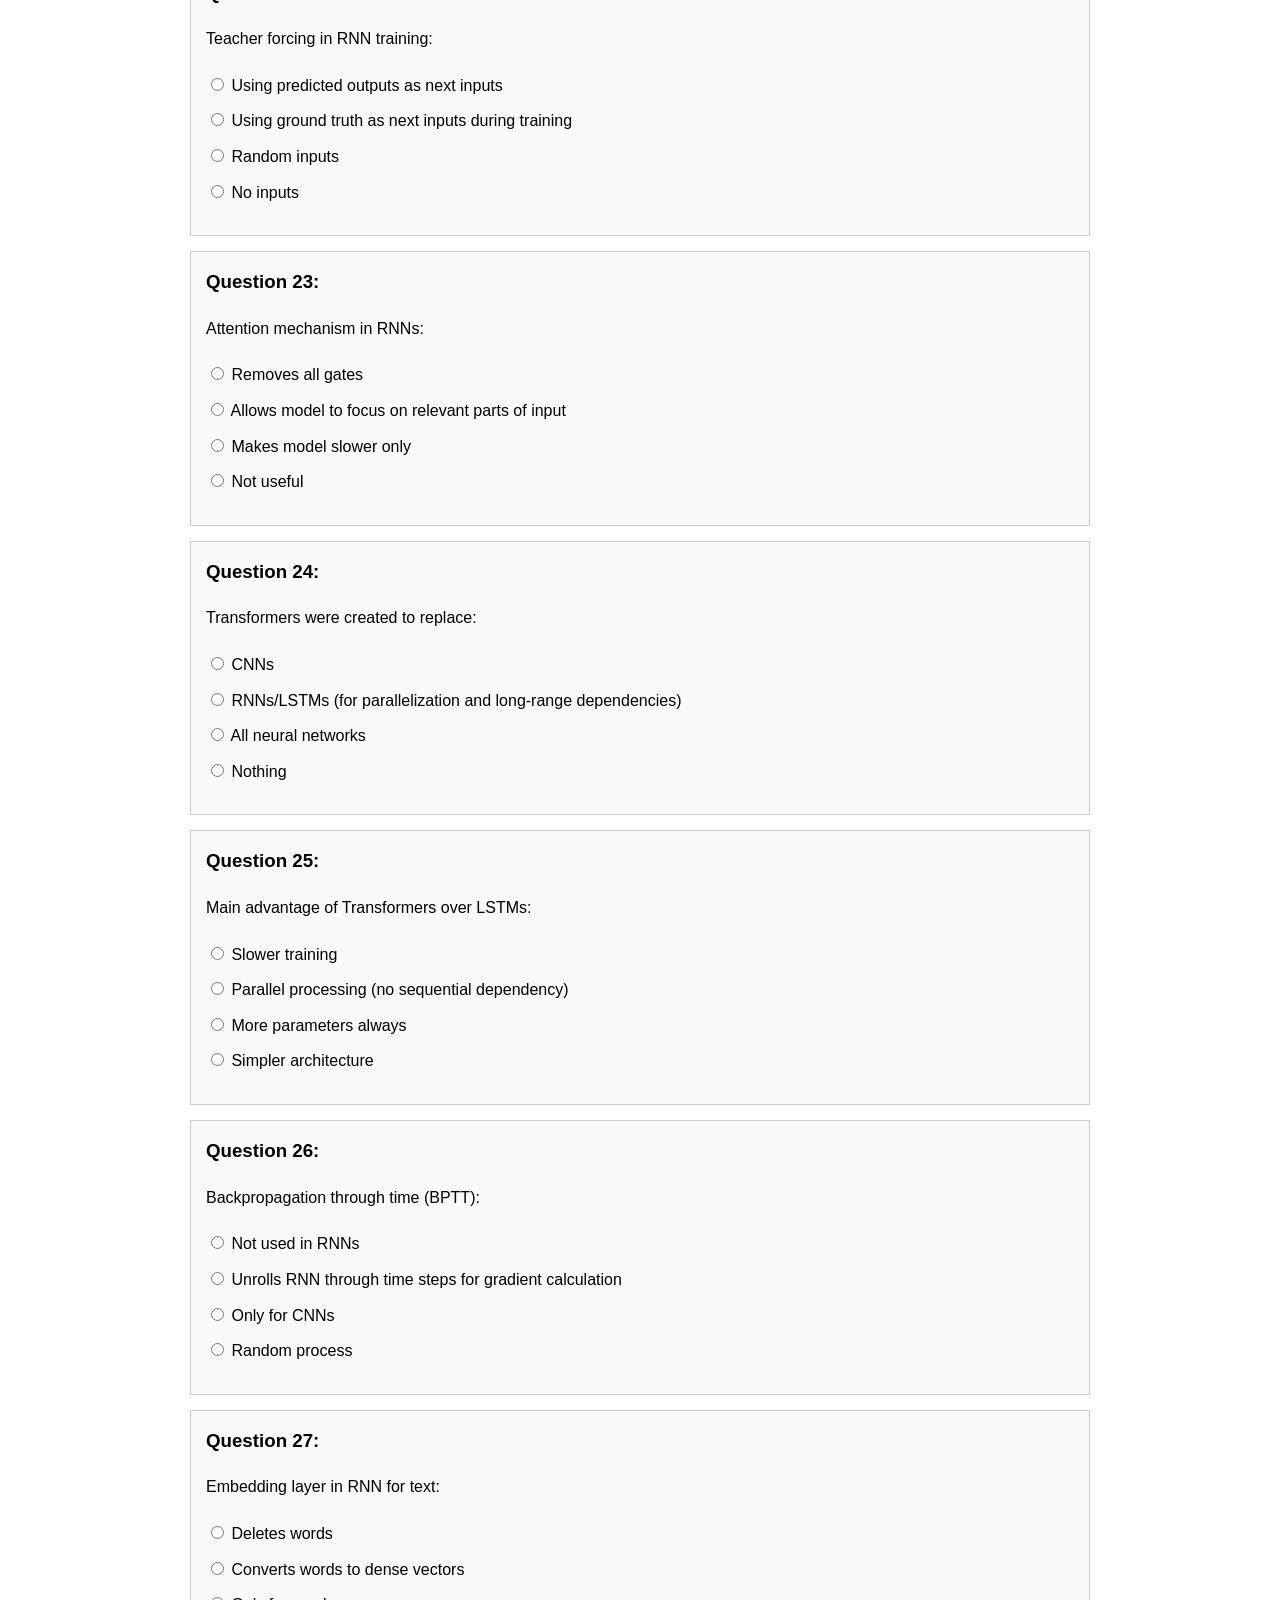
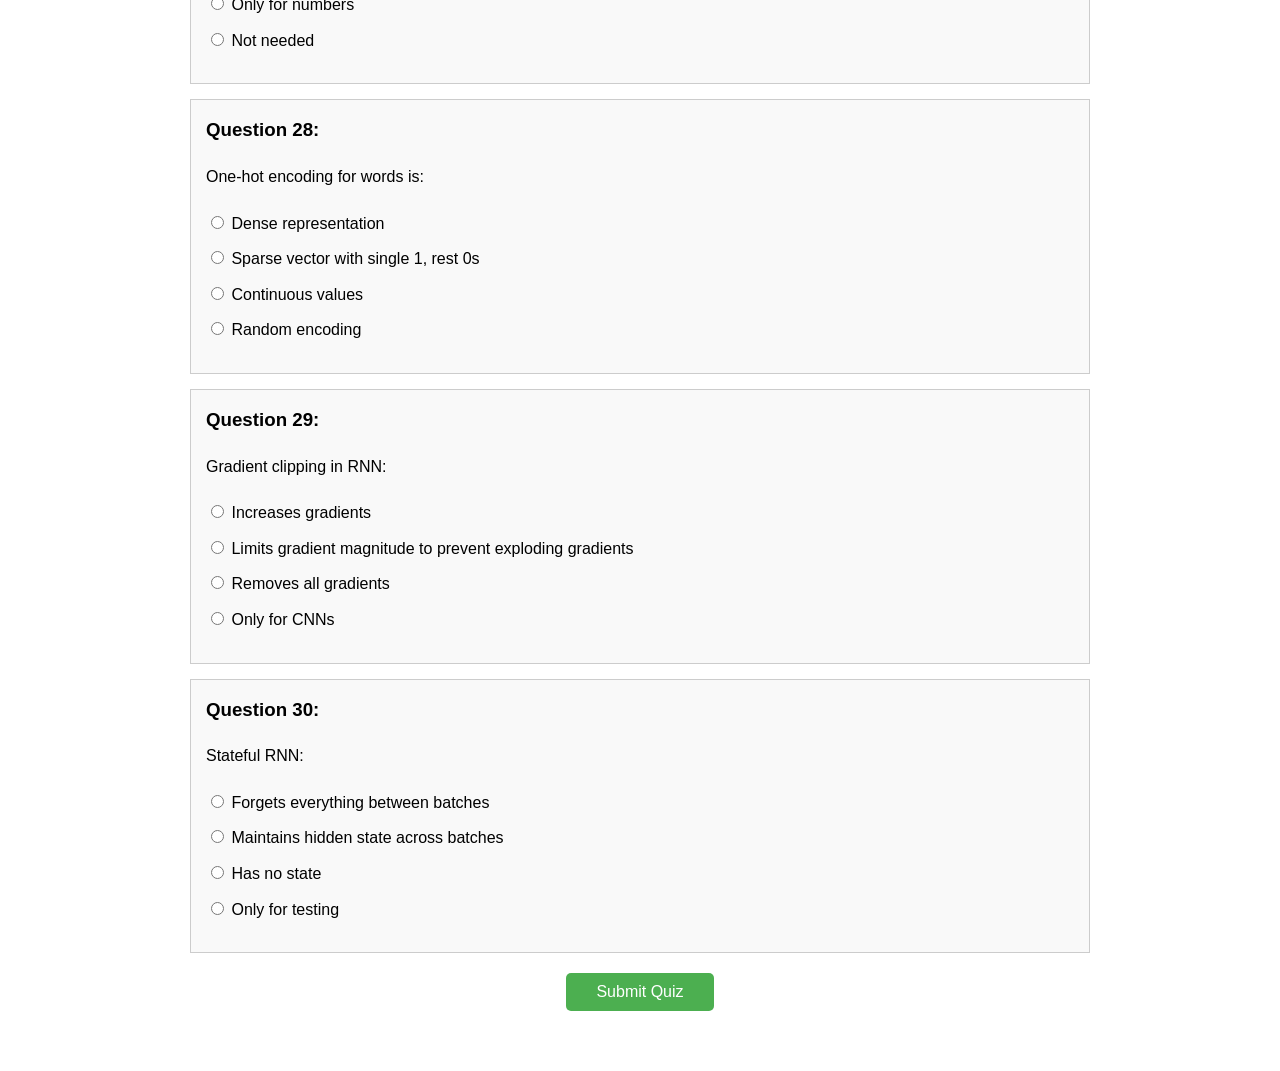
<file: html/quiz_rnn_lstm.html>
<!DOCTYPE html>
<html>
<head>
    <meta charset="UTF-8">
    <title>RNN/LSTM Quiz</title>
    <style>
        body { font-family: Arial, sans-serif; max-width: 900px; margin: 20px auto; padding: 20px; line-height: 1.6; }
        h1 { text-align: center; color: #333; }
        .mode-buttons { text-align: center; margin: 20px 0; }
        .mode-btn { background-color: #2196F3; color: white; padding: 10px 25px; border: none; cursor: pointer; font-size: 16px; margin: 0 10px; border-radius: 5px; }
        .mode-btn.active { background-color: #0b7dda; }
        .mode-btn:hover { background-color: #0b7dda; }
        .difficulty-indicator { text-align: center; font-size: 18px; margin: 15px 0; font-weight: bold; }
        .easy-mode { color: #4CAF50; }
        .hard-mode { color: #f44336; }
        .question { border: 1px solid #ccc; padding: 15px; margin: 15px 0; background-color: #f9f9f9; }
        .question h3 { margin-top: 0; }
        .options { margin: 10px 0; }
        .options label { display: block; padding: 5px 0; }
        code { background-color: #e8e8e8; padding: 2px 6px; font-family: 'Courier New', monospace; }
        button.submit { background-color: #4CAF50; color: white; padding: 10px 30px; border: none; cursor: pointer; font-size: 16px; display: block; margin: 20px auto; border-radius: 5px; }
        button.submit:hover { background-color: #45a049; }
        .feedback { margin-top: 10px; padding: 10px; display: none; }
        .correct { background-color: #d4edda; color: #155724; border: 1px solid #c3e6cb; }
        .incorrect { background-color: #f8d7da; color: #721c24; border: 1px solid #f5c6cb; }
        #score { text-align: center; font-size: 20px; font-weight: bold; margin: 20px 0; display: none; }
    </style>
</head>
<body>
    <h1>RNN & LSTM Quiz</h1>
    
    <div class="mode-buttons">
        <button class="mode-btn active" onclick="switchMode('easy')">📘 Easy Mode (30 Questions)</button>
        <button class="mode-btn" onclick="switchMode('hard')">🔥 Hard Mode (20 Questions)</button>
    </div>
    
    <div class="difficulty-indicator">
        <span id="difficulty-text" class="easy-mode">Current: Easy Mode - Fundamental Concepts</span>
    </div>
    
    <p style="text-align: center;" id="instructions">Test your understanding of core concepts. Click Submit to see your score.</p>

    <div id="easy-questions">
        <div class="question" id="q1"><h3>Question 1:</h3><p>RNN stands for:</p><div class="options"><label><input type="radio" name="q1" value="a"> Random Neural Network</label><label><input type="radio" name="q1" value="b"> Recurrent Neural Network</label><label><input type="radio" name="q1" value="c"> Recursive Number Network</label><label><input type="radio" name="q1" value="d"> Real Neuron Network</label></div><div class="feedback" id="f1"></div></div>

        <div class="question" id="q2"><h3>Question 2:</h3><p>RNNs are designed for:</p><div class="options"><label><input type="radio" name="q2" value="a"> Only images</label><label><input type="radio" name="q2" value="b"> Sequential data (text, time series, speech)</label><label><input type="radio" name="q2" value="c"> Static data only</label><label><input type="radio" name="q2" value="d"> Clustering</label></div><div class="feedback" id="f2"></div></div>

        <div class="question" id="q3"><h3>Question 3:</h3><p>What makes RNN different from feedforward networks?</p><div class="options"><label><input type="radio" name="q3" value="a"> More layers</label><label><input type="radio" name="q3" value="b"> Has memory/feedback connections (hidden state)</label><label><input type="radio" name="q3" value="c"> Faster training</label><label><input type="radio" name="q3" value="d"> No difference</label></div><div class="feedback" id="f3"></div></div>

        <div class="question" id="q4"><h3>Question 4:</h3><p>Vanishing gradient problem in RNN means:</p><div class="options"><label><input type="radio" name="q4" value="a"> Gradients explode</label><label><input type="radio" name="q4" value="b"> Gradients become too small, can't learn long dependencies</label><label><input type="radio" name="q4" value="c"> No gradients</label><label><input type="radio" name="q4" value="d"> Perfect training</label></div><div class="feedback" id="f4"></div></div>

        <div class="question" id="q5"><h3>Question 5:</h3><p>LSTM stands for:</p><div class="options"><label><input type="radio" name="q5" value="a"> Long Short-Term Memory</label><label><input type="radio" name="q5" value="b"> Large System Training Model</label><label><input type="radio" name="q5" value="c"> Linear Standard Machine</label><label><input type="radio" name="q5" value="d"> Last State Memory</label></div><div class="feedback" id="f5"></div></div>

        <div class="question" id="q6"><h3>Question 6:</h3><p>LSTM was invented to solve:</p><div class="options"><label><input type="radio" name="q6" value="a"> Image classification</label><label><input type="radio" name="q6" value="b"> Vanishing gradient problem in RNNs</label><label><input type="radio" name="q6" value="c"> Only speed issues</label><label><input type="radio" name="q6" value="d"> No specific problem</label></div><div class="feedback" id="f6"></div></div>

        <div class="question" id="q7"><h3>Question 7:</h3><p>LSTM has how many gates?</p><div class="options"><label><input type="radio" name="q7" value="a"> 2</label><label><input type="radio" name="q7" value="b"> 3 (forget, input, output)</label><label><input type="radio" name="q7" value="c"> 4</label><label><input type="radio" name="q7" value="d"> 1</label></div><div class="feedback" id="f7"></div></div>

        <div class="question" id="q8"><h3>Question 8:</h3><p>Forget gate in LSTM:</p><div class="options"><label><input type="radio" name="q8" value="a"> Adds new information</label><label><input type="radio" name="q8" value="b"> Decides what information to discard from cell state</label><label><input type="radio" name="q8" value="c"> Produces output</label><label><input type="radio" name="q8" value="d"> Does nothing</label></div><div class="feedback" id="f8"></div></div>

        <div class="question" id="q9"><h3>Question 9:</h3><p>Input gate in LSTM:</p><div class="options"><label><input type="radio" name="q9" value="a"> Forgets information</label><label><input type="radio" name="q9" value="b"> Decides what new information to add to cell state</label><label><input type="radio" name="q9" value="c"> Produces final output</label><label><input type="radio" name="q9" value="d"> Deletes everything</label></div><div class="feedback" id="f9"></div></div>

        <div class="question" id="q10"><h3>Question 10:</h3><p>Output gate in LSTM:</p><div class="options"><label><input type="radio" name="q10" value="a"> Forgets data</label><label><input type="radio" name="q10" value="b"> Adds new data</label><label><input type="radio" name="q10" value="c"> Decides what to output from cell state</label><label><input type="radio" name="q10" value="d"> Does nothing</label></div><div class="feedback" id="f10"></div></div>

        <div class="question" id="q11"><h3>Question 11:</h3><p>Gates in LSTM use which activation?</p><div class="options"><label><input type="radio" name="q11" value="a"> Sigmoid (outputs 0 to 1 for gating)</label><label><input type="radio" name="q11" value="b"> ReLU only</label><label><input type="radio" name="q11" value="c"> No activation</label><label><input type="radio" name="q11" value="d"> Softmax</label></div><div class="feedback" id="f11"></div></div>

        <div class="question" id="q12"><h3>Question 12:</h3><p>Cell state in LSTM is:</p><div class="options"><label><input type="radio" name="q12" value="a"> Temporary variable</label><label><input type="radio" name="q12" value="b"> Long-term memory that flows through the network</label><label><input type="radio" name="q12" value="c"> Only for output</label><label><input type="radio" name="q12" value="d"> Not important</label></div><div class="feedback" id="f12"></div></div>

        <div class="question" id="q13"><h3>Question 13:</h3><p>Hidden state in RNN/LSTM:</p><div class="options"><label><input type="radio" name="q13" value="a"> Passed to next time step (short-term memory)</label><label><input type="radio" name="q13" value="b"> Deleted immediately</label><label><input type="radio" name="q13" value="c"> Never used</label><label><input type="radio" name="q13" value="d"> Only for input</label></div><div class="feedback" id="f13"></div></div>

        <div class="question" id="q14"><h3>Question 14:</h3><p>Many-to-one RNN is used for:</p><div class="options"><label><input type="radio" name="q14" value="a"> Image generation</label><label><input type="radio" name="q14" value="b"> Sentiment analysis, text classification (sequence → single output)</label><label><input type="radio" name="q14" value="c"> Translation</label><label><input type="radio" name="q14" value="d"> Nothing</label></div><div class="feedback" id="f14"></div></div>

        <div class="question" id="q15"><h3>Question 15:</h3><p>Many-to-many RNN is used for:</p><div class="options"><label><input type="radio" name="q15" value="a"> Single prediction</label><label><input type="radio" name="q15" value="b"> Machine translation, chatbots (sequence → sequence)</label><label><input type="radio" name="q15" value="c"> Image classification</label><label><input type="radio" name="q15" value="d"> Clustering</label></div><div class="feedback" id="f15"></div></div>

        <div class="question" id="q16"><h3>Question 16:</h3><p>Encoder-decoder architecture:</p><div class="options"><label><input type="radio" name="q16" value="a"> Only has encoder</label><label><input type="radio" name="q16" value="b"> Encoder compresses input, decoder generates output</label><label><input type="radio" name="q16" value="c"> Only for images</label><label><input type="radio" name="q16" value="d"> No practical use</label></div><div class="feedback" id="f16"></div></div>

        <div class="question" id="q17"><h3>Question 17:</h3><p>In encoder-decoder, encoder outputs:</p><div class="options"><label><input type="radio" name="q17" value="a"> Final answer</label><label><input type="radio" name="q17" value="b"> Context vector / hidden state (encoding of input)</label><label><input type="radio" name="q17" value="c"> Nothing</label><label><input type="radio" name="q17" value="d"> Only images</label></div><div class="feedback" id="f17"></div></div>

        <div class="question" id="q18"><h3>Question 18:</h3><p>Bidirectional RNN:</p><div class="options"><label><input type="radio" name="q18" value="a"> Processes sequence in both directions (forward and backward)</label><label><input type="radio" name="q18" value="b"> Only forward</label><label><input type="radio" name="q18" value="c"> Only backward</label><label><input type="radio" name="q18" value="d"> Random direction</label></div><div class="feedback" id="f18"></div></div>

        <div class="question" id="q19"><h3>Question 19:</h3><p>GRU (Gated Recurrent Unit) compared to LSTM:</p><div class="options"><label><input type="radio" name="q19" value="a"> More complex</label><label><input type="radio" name="q19" value="b"> Simpler with fewer gates (2 gates vs 3)</label><label><input type="radio" name="q19" value="c"> Completely different purpose</label><label><input type="radio" name="q19" value="d"> Worse performance always</label></div><div class="feedback" id="f19"></div></div>

        <div class="question" id="q20"><h3>Question 20:</h3><p>Vanilla RNN with tanh can handle sequences up to:</p><div class="options"><label><input type="radio" name="q20" value="a"> Infinite length</label><label><input type="radio" name="q20" value="b"> ~100 steps (then vanishing gradient)</label><label><input type="radio" name="q20" value="c"> 10,000 steps</label><label><input type="radio" name="q20" value="d"> 1 step only</label></div><div class="feedback" id="f20"></div></div>

        <div class="question" id="q21"><h3>Question 21:</h3><p>Sequence-to-sequence models are used for:</p><div class="options"><label><input type="radio" name="q21" value="a"> Translation, summarization, chatbots</label><label><input type="radio" name="q21" value="b"> Only image classification</label><label><input type="radio" name="q21" value="c"> Clustering</label><label><input type="radio" name="q21" value="d"> Nothing practical</label></div><div class="feedback" id="f21"></div></div>

        <div class="question" id="q22"><h3>Question 22:</h3><p>Teacher forcing in RNN training:</p><div class="options"><label><input type="radio" name="q22" value="a"> Using predicted outputs as next inputs</label><label><input type="radio" name="q22" value="b"> Using ground truth as next inputs during training</label><label><input type="radio" name="q22" value="c"> Random inputs</label><label><input type="radio" name="q22" value="d"> No inputs</label></div><div class="feedback" id="f22"></div></div>

        <div class="question" id="q23"><h3>Question 23:</h3><p>Attention mechanism in RNNs:</p><div class="options"><label><input type="radio" name="q23" value="a"> Removes all gates</label><label><input type="radio" name="q23" value="b"> Allows model to focus on relevant parts of input</label><label><input type="radio" name="q23" value="c"> Makes model slower only</label><label><input type="radio" name="q23" value="d"> Not useful</label></div><div class="feedback" id="f23"></div></div>

        <div class="question" id="q24"><h3>Question 24:</h3><p>Transformers were created to replace:</p><div class="options"><label><input type="radio" name="q24" value="a"> CNNs</label><label><input type="radio" name="q24" value="b"> RNNs/LSTMs (for parallelization and long-range dependencies)</label><label><input type="radio" name="q24" value="c"> All neural networks</label><label><input type="radio" name="q24" value="d"> Nothing</label></div><div class="feedback" id="f24"></div></div>

        <div class="question" id="q25"><h3>Question 25:</h3><p>Main advantage of Transformers over LSTMs:</p><div class="options"><label><input type="radio" name="q25" value="a"> Slower training</label><label><input type="radio" name="q25" value="b"> Parallel processing (no sequential dependency)</label><label><input type="radio" name="q25" value="c"> More parameters always</label><label><input type="radio" name="q25" value="d"> Simpler architecture</label></div><div class="feedback" id="f25"></div></div>

        <div class="question" id="q26"><h3>Question 26:</h3><p>Backpropagation through time (BPTT):</p><div class="options"><label><input type="radio" name="q26" value="a"> Not used in RNNs</label><label><input type="radio" name="q26" value="b"> Unrolls RNN through time steps for gradient calculation</label><label><input type="radio" name="q26" value="c"> Only for CNNs</label><label><input type="radio" name="q26" value="d"> Random process</label></div><div class="feedback" id="f26"></div></div>

        <div class="question" id="q27"><h3>Question 27:</h3><p>Embedding layer in RNN for text:</p><div class="options"><label><input type="radio" name="q27" value="a"> Deletes words</label><label><input type="radio" name="q27" value="b"> Converts words to dense vectors</label><label><input type="radio" name="q27" value="c"> Only for numbers</label><label><input type="radio" name="q27" value="d"> Not needed</label></div><div class="feedback" id="f27"></div></div>

        <div class="question" id="q28"><h3>Question 28:</h3><p>One-hot encoding for words is:</p><div class="options"><label><input type="radio" name="q28" value="a"> Dense representation</label><label><input type="radio" name="q28" value="b"> Sparse vector with single 1, rest 0s</label><label><input type="radio" name="q28" value="c"> Continuous values</label><label><input type="radio" name="q28" value="d"> Random encoding</label></div><div class="feedback" id="f28"></div></div>

        <div class="question" id="q29"><h3>Question 29:</h3><p>Gradient clipping in RNN:</p><div class="options"><label><input type="radio" name="q29" value="a"> Increases gradients</label><label><input type="radio" name="q29" value="b"> Limits gradient magnitude to prevent exploding gradients</label><label><input type="radio" name="q29" value="c"> Removes all gradients</label><label><input type="radio" name="q29" value="d"> Only for CNNs</label></div><div class="feedback" id="f29"></div></div>

        <div class="question" id="q30"><h3>Question 30:</h3><p>Stateful RNN:</p><div class="options"><label><input type="radio" name="q30" value="a"> Forgets everything between batches</label><label><input type="radio" name="q30" value="b"> Maintains hidden state across batches</label><label><input type="radio" name="q30" value="c"> Has no state</label><label><input type="radio" name="q30" value="d"> Only for testing</label></div><div class="feedback" id="f30"></div></div>
    </div>

    <div id="hard-questions" style="display: none;">
        <div class="question" id="hq1"><h3>Question 1:</h3><p>Forget gate outputs 0. What happens?</p><div class="options"><label><input type="radio" name="hq1" value="a"> Remembers everything</label><label><input type="radio" name="hq1" value="b"> Completely forgets/erases that information from cell state</label><label><input type="radio" name="hq1" value="c"> Adds information</label><label><input type="radio" name="hq1" value="d"> No effect</label></div><div class="feedback" id="hf1"></div></div>

        <div class="question" id="hq2"><h3>Question 2:</h3><p>Forget gate outputs 1. What happens?</p><div class="options"><label><input type="radio" name="hq2" value="a"> Forgets everything</label><label><input type="radio" name="hq2" value="b"> Retains all information (passes cell state unchanged)</label><label><input type="radio" name="hq2" value="c"> Random behavior</label><label><input type="radio" name="hq2" value="d"> Adds new info</label></div><div class="feedback" id="hf2"></div></div>

        <div class="question" id="hq3"><h3>Question 3:</h3><p>Why can't vanilla RNN handle long sequences?</p><div class="options"><label><input type="radio" name="hq3" value="a"> Too slow only</label><label><input type="radio" name="hq3" value="b"> Gradients vanish through many time steps, can't learn long dependencies</label><label><input type="radio" name="hq3" value="c"> Too many parameters</label><label><input type="radio" name="hq3" value="d"> No reason</label></div><div class="feedback" id="hf3"></div></div>

        <div class="question" id="hq4"><h3>Question 4:</h3><p>How does LSTM solve vanishing gradient?</p><div class="options"><label><input type="radio" name="hq4" value="a"> Uses more layers</label><label><input type="radio" name="hq4" value="b"> Cell state provides gradient highway; additive updates preserve gradients</label><label><input type="radio" name="hq4" value="c"> Removes all gates</label><label><input type="radio" name="hq4" value="d"> Doesn't solve it</label></div><div class="feedback" id="hf4"></div></div>

        <div class="question" id="hq5"><h3>Question 5:</h3><p>Input gate uses sigmoid AND tanh. Why both?</p><div class="options"><label><input type="radio" name="hq5" value="a"> No reason</label><label><input type="radio" name="hq5" value="b"> Sigmoid filters what to add (0-1), tanh creates candidate values (-1 to 1)</label><label><input type="radio" name="hq5" value="c"> Redundant</label><label><input type="radio" name="hq5" value="d"> Mistake</label></div><div class="feedback" id="hf5"></div></div>

        <div class="question" id="hq6"><h3>Question 6:</h3><p>Encoder in seq2seq discards intermediate outputs. Why?</p><div class="options"><label><input type="radio" name="hq6" value="a"> Mistake</label><label><input type="radio" name="hq6" value="b"> Only final hidden state (context vector) matters for decoding</label><label><input type="radio" name="hq6" value="c"> Always keeps them</label><label><input type="radio" name="hq6" value="d"> No encoder</label></div><div class="feedback" id="hf6"></div></div>

        <div class="question" id="hq7"><h3>Question 7:</h3><p>Context vector in encoder-decoder is:</p><div class="options"><label><input type="radio" name="hq7" value="a"> Randomly generated</label><label><input type="radio" name="hq7" value="b"> Bottleneck - compresses entire input sequence into fixed vector</label><label><input type="radio" name="hq7" value="c"> Infinite size</label><label><input type="radio" name="hq7" value="d"> Not important</label></div><div class="feedback" id="hf7"></div></div>

        <div class="question" id="hq8"><h3>Question 8:</h3><p>Attention mechanism solves what problem?</p><div class="options"><label><input type="radio" name="hq8" value="a"> Too fast training</label><label><input type="radio" name="hq8" value="b"> Fixed-size context vector bottleneck in seq2seq</label><label><input type="radio" name="hq8" value="c"> Too few parameters</label><label><input type="radio" name="hq8" value="d"> No problem</label></div><div class="feedback" id="hf8"></div></div>

        <div class="question" id="hq9"><h3>Question 9:</h3><p>Bidirectional RNN sees future context. When is this a problem?</p><div class="options"><label><input type="radio" name="hq9" value="a"> Never</label><label><input type="radio" name="hq9" value="b"> Real-time applications where future isn't available (speech recognition)</label><label><input type="radio" name="hq9" value="c"> Always a problem</label><label><input type="radio" name="hq9" value="d"> Only for images</label></div><div class="feedback" id="hf9"></div></div>

        <div class="question" id="hq10"><h3>Question 10:</h3><p>GRU has 2 gates vs LSTM's 3. What's missing?</p><div class="options"><label><input type="radio" name="hq10" value="a"> Output gate</label><label><input type="radio" name="hq10" value="b"> Separate cell state (combines with hidden state)</label><label><input type="radio" name="hq10" value="c"> Input gate</label><label><input type="radio" name="hq10" value="d"> Forget gate</label></div><div class="feedback" id="hf10"></div></div>

        <div class="question" id="hq11"><h3>Question 11:</h3><p>Why does LSTM need cell state AND hidden state?</p><div class="options"><label><input type="radio" name="hq11" value="a"> Redundant</label><label><input type="radio" name="hq11" value="b"> Cell=long-term memory (internal), hidden=short-term (passed out)</label><label><input type="radio" name="hq11" value="c"> Same thing</label><label><input type="radio" name="hq11" value="d"> Mistake</label></div><div class="feedback" id="hf11"></div></div>

        <div class="question" id="hq12"><h3>Question 12:</h3><p>Teacher forcing speeds training but causes what problem?</p><div class="options"><label><input type="radio" name="hq12" value="a"> No problems</label><label><input type="radio" name="hq12" value="b"> Exposure bias - model never sees its own errors during training</label><label><input type="radio" name="hq12" value="c"> Too slow</label><label><input type="radio" name="hq12" value="d"> Too accurate</label></div><div class="feedback" id="hf12"></div></div>

        <div class="question" id="hq13"><h3>Question 13:</h3><p>Transformers process sequences in parallel. What do they lose?</p><div class="options"><label><input type="radio" name="hq13" value="a"> Nothing</label><label><input type="radio" name="hq13" value="b"> Inherent sequential/positional information (need positional encoding)</label><label><input type="radio" name="hq13" value="c"> All information</label><label><input type="radio" name="hq13" value="d"> Only speed</label></div><div class="feedback" id="hf13"></div></div>

        <div class="question" id="hq14"><h3>Question 14:</h3><p>LSTM with 256 hidden units has how many parameters per cell (approximately)?</p><div class="options"><label><input type="radio" name="hq14" value="a"> 256</label><label><input type="radio" name="hq14" value="b"> Very large - 4 sets of weights for 3 gates + cell</label><label><input type="radio" name="hq14" value="c"> 512</label><label><input type="radio" name="hq14" value="d"> 128</label></div><div class="feedback" id="hf14"></div></div>

        <div class="question" id="hq15"><h3>Question 15:</h3><p>Truncated BPTT helps with:</p><div class="options"><label><input type="radio" name="hq15" value="a"> Increasing sequence length</label><label><input type="radio" name="hq15" value="b"> Memory/compute by limiting backprop through time steps</label><label><input type="radio" name="hq15" value="c"> Accuracy always</label><label><input type="radio" name="hq15" value="d"> Nothing</label></div><div class="feedback" id="hf15"></div></div>

        <div class="question" id="hq16"><h3>Question 16:</h3><p>Peephole connections in LSTM:</p><div class="options"><label><input type="radio" name="hq16" value="a"> Not useful</label><label><input type="radio" name="hq16" value="b"> Let gates look at cell state directly (not just hidden state)</label><label><input type="radio" name="hq16" value="c"> Remove gates</label><label><input type="radio" name="hq16" value="d"> Only for images</label></div><div class="feedback" id="hf16"></div></div>

        <div class="question" id="hq17"><h3>Question 17:</h3><p>Stacked/multi-layer LSTM helps with:</p><div class="options"><label><input type="radio" name="hq17" value="a"> Nothing</label><label><input type="radio" name="hq17" value="b"> Learning hierarchical temporal features</label><label><input type="radio" name="hq17" value="c"> Slowing training only</label><label><input type="radio" name="hq17" value="d"> Removing parameters</label></div><div class="feedback" id="hf17"></div></div>

        <div class="question" id="hq18"><h3>Question 18:</h3><p>Dropout in RNN/LSTM should be applied:</p><div class="options"><label><input type="radio" name="hq18" value="a"> To recurrent connections (breaks learning)</label><label><input type="radio" name="hq18" value="b"> Only to input/output connections, NOT recurrent</label><label><input type="radio" name="hq18" value="c"> Everywhere equally</label><label><input type="radio" name="hq18" value="d"> Never</label></div><div class="feedback" id="hf18"></div></div>

        <div class="question" id="hq19"><h3>Question 19:</h3><p>Stateful RNN maintains state across batches. When is this needed?</p><div class="options"><label><input type="radio" name="hq19" value="a"> Never</label><label><input type="radio" name="hq19" value="b"> Very long sequences split across batches</label><label><input type="radio" name="hq19" value="c"> All cases</label><label><input type="radio" name="hq19" value="d"> Only testing</label></div><div class="feedback" id="hf19"></div></div>

        <div class="question" id="hq20"><h3>Question 20:</h3><p>Why are word embeddings better than one-hot encoding?</p><div class="options"><label><input type="radio" name="hq20" value="a"> Slower</label><label><input type="radio" name="hq20" value="b"> Dense, capture semantic similarity, much smaller dimension</label><label><input type="radio" name="hq20" value="c"> Worse performance</label><label><input type="radio" name="hq20" value="d"> Same thing</label></div><div class="feedback" id="hf20"></div></div>
    </div>

    <button class="submit" onclick="submitQuiz()">Submit Quiz</button>
    <div id="score"></div>

    <script>
        let currentMode = 'easy';
        
        const easyAnswers = {q1:"b",q2:"b",q3:"b",q4:"b",q5:"a",q6:"b",q7:"b",q8:"b",q9:"b",q10:"c",q11:"a",q12:"b",q13:"a",q14:"b",q15:"b",q16:"b",q17:"b",q18:"a",q19:"b",q20:"b",q21:"a",q22:"b",q23:"b",q24:"b",q25:"b",q26:"b",q27:"b",q28:"b",q29:"b",q30:"b"};
        
        const hardAnswers = {hq1:"b",hq2:"b",hq3:"b",hq4:"b",hq5:"b",hq6:"b",hq7:"b",hq8:"b",hq9:"b",hq10:"b",hq11:"b",hq12:"b",hq13:"b",hq14:"b",hq15:"b",hq16:"b",hq17:"b",hq18:"b",hq19:"b",hq20:"b"};
        
        const easyExplanations = {
            q1:"RNN = Recurrent Neural Network.",
            q2:"RNNs designed for sequential data: text, time series, speech.",
            q3:"RNNs have feedback connections and hidden state (memory).",
            q4:"Vanishing gradient: gradients too small, can't learn long dependencies.",
            q5:"LSTM = Long Short-Term Memory.",
            q6:"LSTM invented to solve vanishing gradient in vanilla RNNs.",
            q7:"LSTM has 3 gates: forget, input, output.",
            q8:"Forget gate decides what to discard from cell state.",
            q9:"Input gate decides what new information to add.",
            q10:"Output gate decides what to output from cell state.",
            q11:"Gates use sigmoid (0-1) for gating/filtering.",
            q12:"Cell state is long-term memory flowing through network.",
            q13:"Hidden state passed to next step (short-term memory).",
            q14:"Many-to-one: sequence → single output (sentiment analysis).",
            q15:"Many-to-many: sequence → sequence (translation).",
            q16:"Encoder compresses input, decoder generates output.",
            q17:"Encoder outputs context vector (encoding of input).",
            q18:"Bidirectional: processes forward AND backward.",
            q19:"GRU simpler than LSTM with 2 gates instead of 3.",
            q20:"Vanilla RNN with tanh handles ~100 steps before vanishing gradient.",
            q21:"Seq2seq for translation, summarization, chatbots.",
            q22:"Teacher forcing: use ground truth as next input during training.",
            q23:"Attention allows focusing on relevant input parts.",
            q24:"Transformers replace RNNs for parallelization.",
            q25:"Transformers can process in parallel (no sequential dependency).",
            q26:"BPTT unrolls RNN through time for gradient calculation.",
            q27:"Embedding converts words to dense vectors.",
            q28:"One-hot: sparse vector with one 1, rest 0s.",
            q29:"Gradient clipping prevents exploding gradients.",
            q30:"Stateful RNN maintains hidden state across batches."
        };
        
        const hardExplanations = {
            hq1:"Forget gate=0 → multiply cell state by 0 → completely erases that information.",
            hq2:"Forget gate=1 → multiply cell state by 1 → retains all information unchanged.",
            hq3:"Many time steps → gradients multiply many times → values <1 compound → vanish to zero.",
            hq4:"Cell state provides additive gradient path (not multiplicative). Gates regulate flow but gradients can bypass vanishing.",
            hq5:"Sigmoid (0-1) determines what to add, tanh (-1 to 1) creates candidate values. Product gives filtered update.",
            hq6:"Encoder only needs final hidden state as context for decoder. Intermediate outputs not needed for standard seq2seq.",
            hq7:"Context vector compresses entire input sequence into fixed-size vector → bottleneck for long sequences.",
            hq8:"Attention lets decoder look at all encoder states, not just fixed context vector → no bottleneck.",
            hq9:"Bidirectional needs full sequence. In real-time (speech recognition), future not available yet.",
            hq10:"GRU combines cell and hidden state into one. Has reset and update gates instead of forget/input/output.",
            hq11:"Cell state=internal long-term memory. Hidden state=what's passed to output and next step (short-term).",
            hq12:"Teacher forcing uses ground truth. At test time, model uses its own predictions → distribution mismatch (exposure bias).",
            hq13:"Transformers process in parallel → lose sequential order information → need positional encoding to add it back.",
            hq14:"LSTM has 4 sets of weights (forget, input, output, cell candidate) × (input_size + hidden_size) → very large.",
            hq15:"Truncated BPTT limits backprop steps → saves memory and compute for long sequences.",
            hq16:"Peephole connections let gates see cell state directly, not just filtered through hidden state.",
            hq17:"Stacked LSTMs learn hierarchical features: lower=simple patterns, higher=complex abstractions.",
            hq18:"Dropout on recurrent connections disrupts temporal learning. Only apply to input/output, not recurrent.",
            hq19:"Stateful for very long sequences where dependencies span multiple batches (e.g., streaming data).",
            hq20:"Embeddings: dense (e.g., 300D vs 10000D), capture semantics (similar words → similar vectors), learnable."
        };

        function switchMode(mode) {
            currentMode = mode;
            const easyDiv = document.getElementById('easy-questions');
            const hardDiv = document.getElementById('hard-questions');
            const diffText = document.getElementById('difficulty-text');
            const instructions = document.getElementById('instructions');
            const buttons = document.querySelectorAll('.mode-btn');
            
            document.getElementById('score').style.display = 'none';
            document.querySelectorAll('.feedback').forEach(f => f.style.display = 'none');
            document.querySelectorAll('input[type="radio"]').forEach(r => r.checked = false);
            
            if (mode === 'easy') {
                easyDiv.style.display = 'block';
                hardDiv.style.display = 'none';
                diffText.className = 'easy-mode';
                diffText.textContent = 'Current: Easy Mode - Fundamental Concepts';
                instructions.textContent = 'Test your understanding of core concepts. Click Submit to see your score.';
                buttons[0].classList.add('active');
                buttons[1].classList.remove('active');
            } else {
                easyDiv.style.display = 'none';
                hardDiv.style.display = 'block';
                diffText.className = 'hard-mode';
                diffText.textContent = 'Current: Hard Mode - Tricky Conceptual Questions';
                instructions.textContent = 'Advanced questions testing deep understanding and edge cases. Good luck!';
                buttons[1].classList.add('active');
                buttons[0].classList.remove('active');
            }
            
            window.scrollTo(0, 0);
        }

        function submitQuiz() {
            const answers = currentMode === 'easy' ? easyAnswers : hardAnswers;
            const explanations = currentMode === 'easy' ? easyExplanations : hardExplanations;
            const prefix = currentMode === 'easy' ? 'f' : 'hf';
            let correct = 0;
            const total = Object.keys(answers).length;

            for (let q in answers) {
                const selected = document.querySelector(`input[name="${q}"]:checked`);
                const qNum = currentMode === 'easy' ? q.substring(1) : q.substring(2);
                const feedback = document.getElementById(prefix + qNum);

                if (selected) {
                    if (selected.value === answers[q]) {
                        correct++;
                        feedback.className = "feedback correct";
                        feedback.textContent = "✓ Correct! " + explanations[q];
                    } else {
                        feedback.className = "feedback incorrect";
                        feedback.textContent = "✗ Incorrect. The correct answer is " + answers[q].toUpperCase() + ". " + explanations[q];
                    }
                } else {
                    feedback.className = "feedback incorrect";
                    feedback.textContent = "✗ No answer selected. The correct answer is " + answers[q].toUpperCase() + ". " + explanations[q];
                }
                feedback.style.display = "block";
            }

            const percentage = ((correct / total) * 100).toFixed(1);
            const scoreDiv = document.getElementById("score");
            scoreDiv.textContent = `Your Score: ${correct}/${total} (${percentage}%)`;
            scoreDiv.style.display = "block";
            window.scrollTo(0, 0);
        }
    </script>
</body>
</html>
</file>
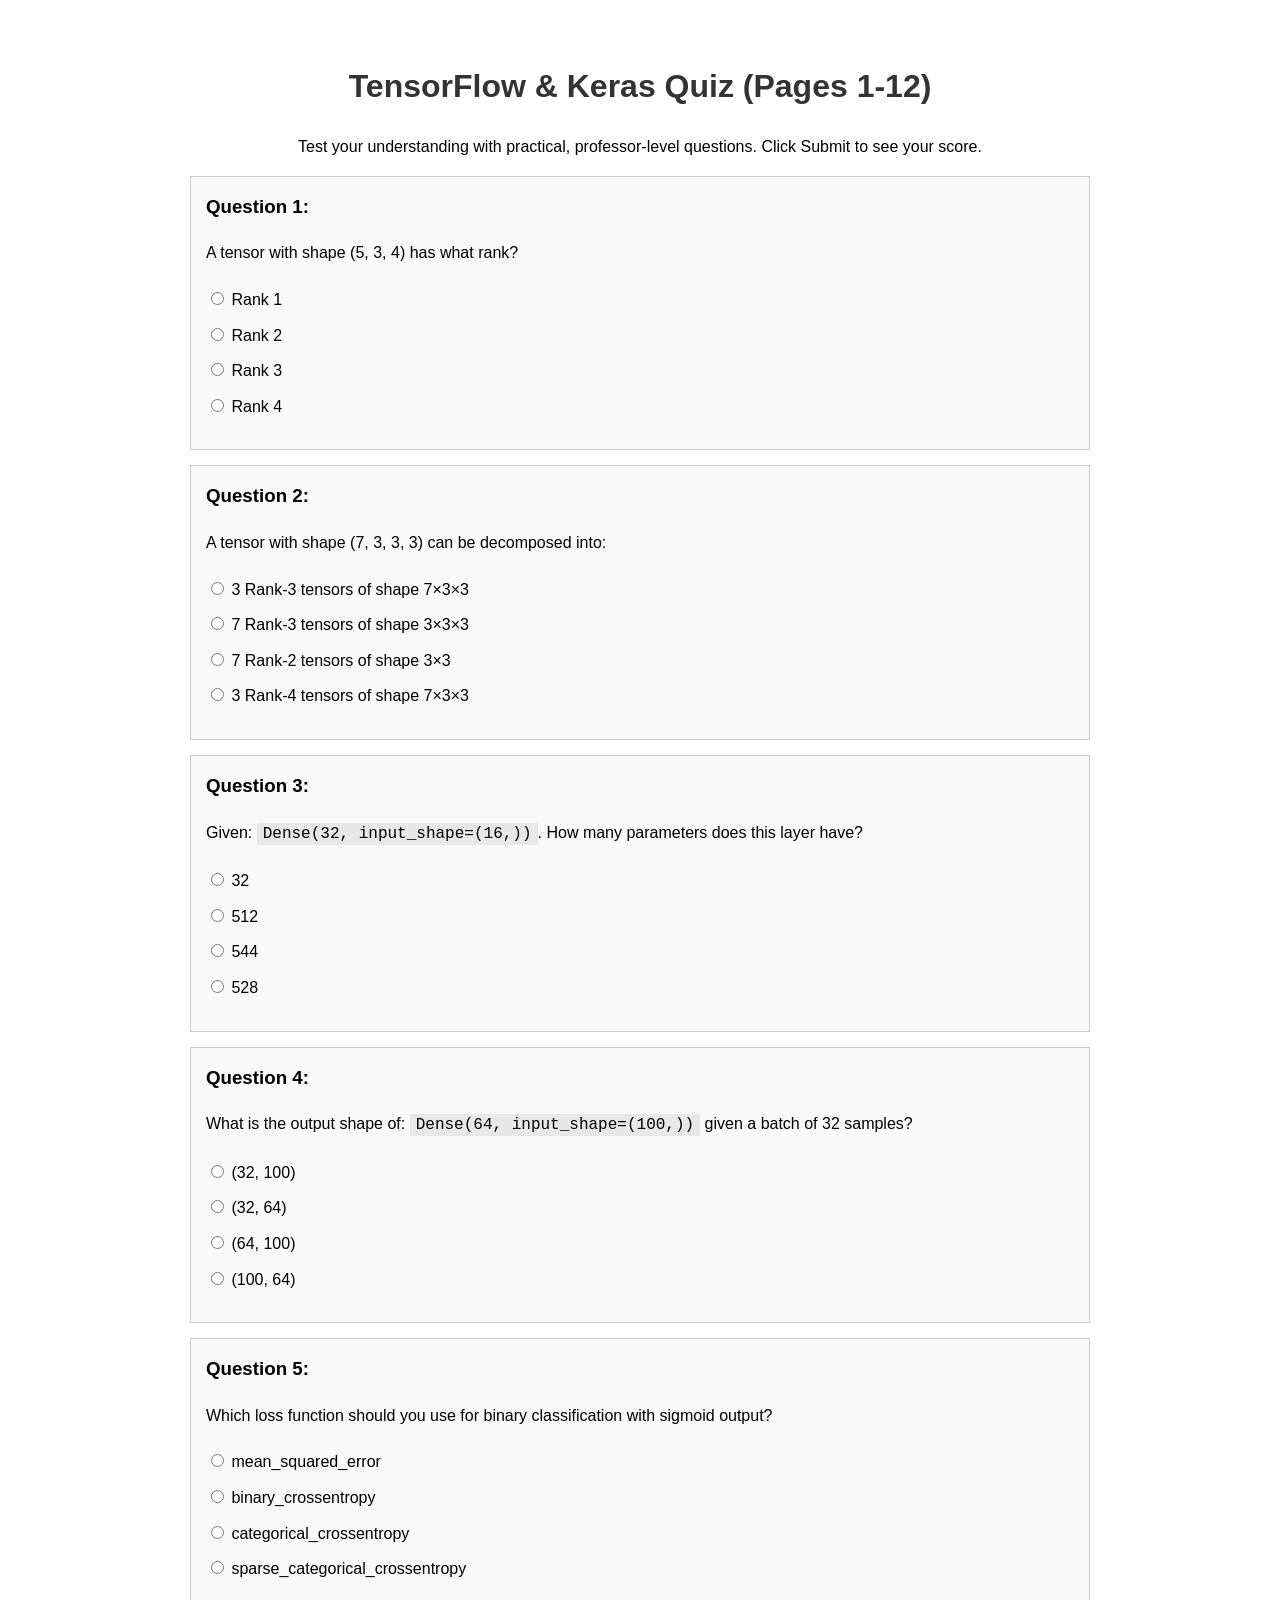
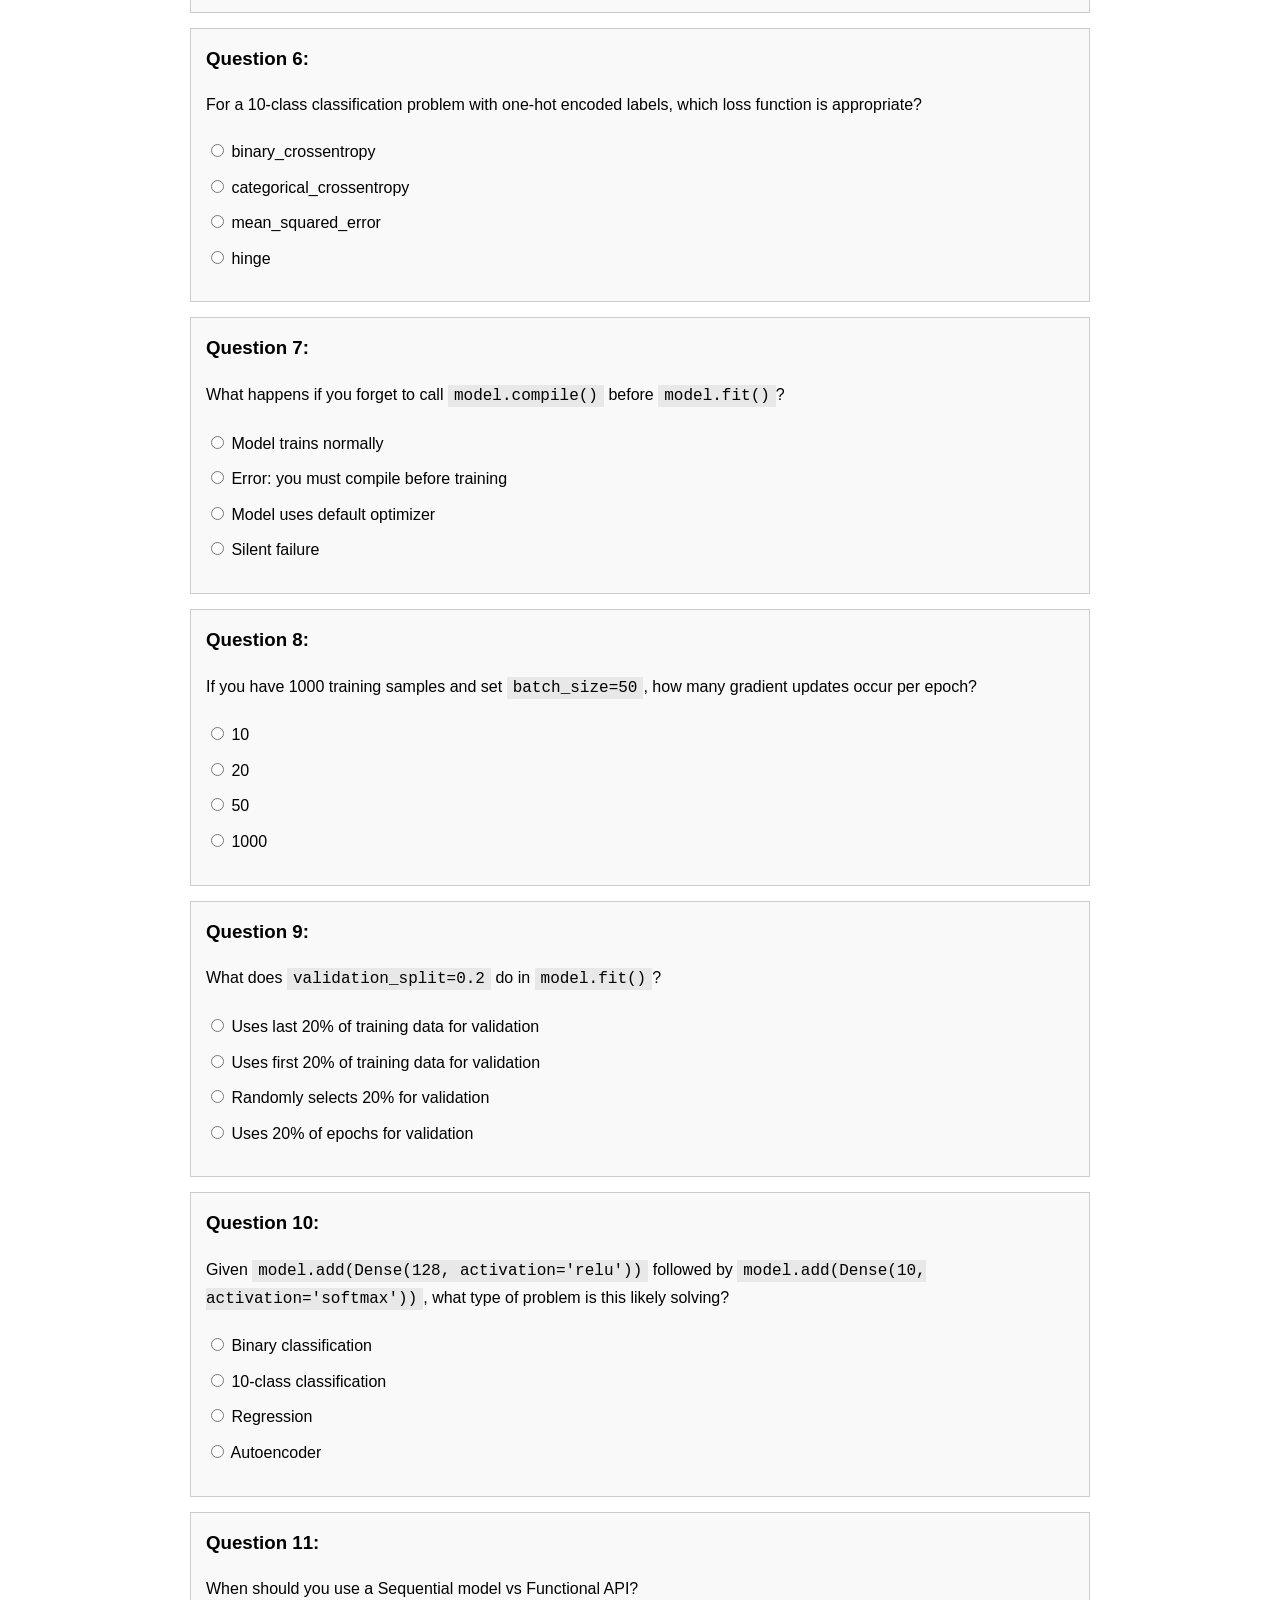
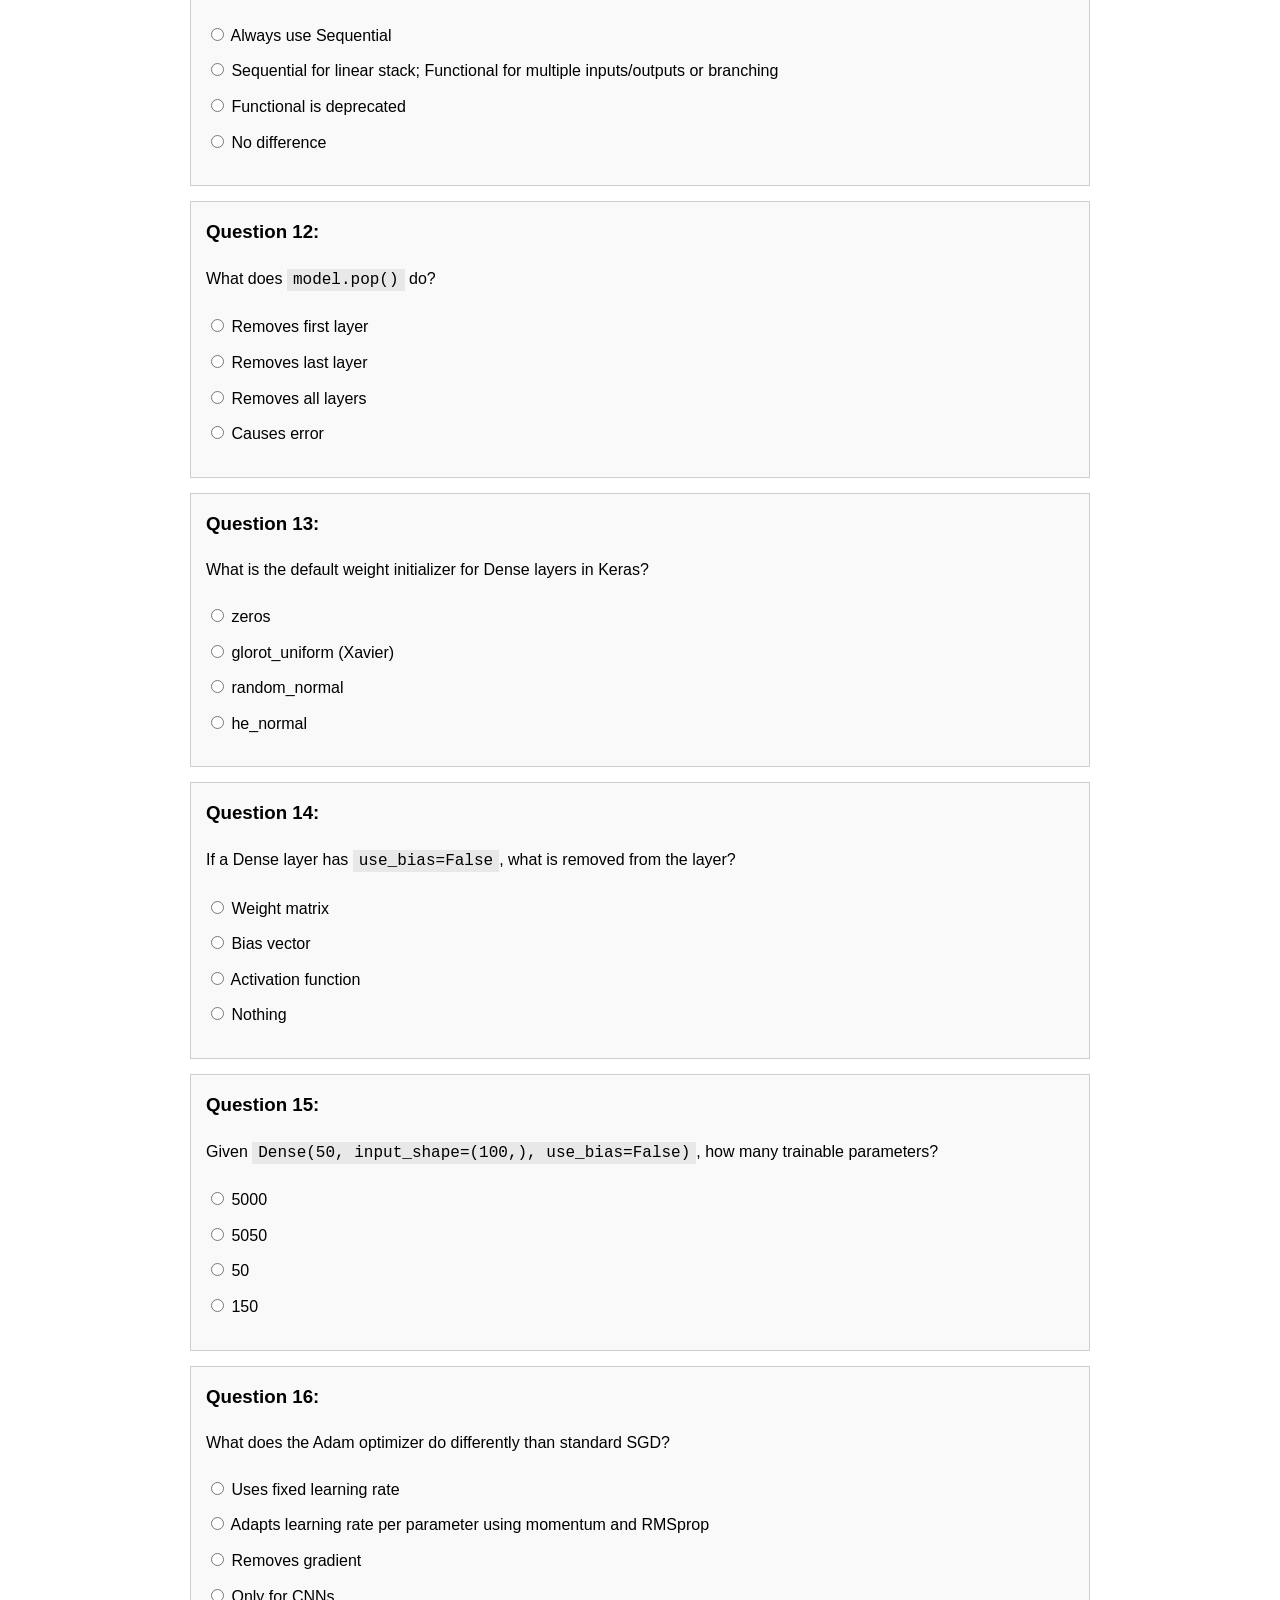
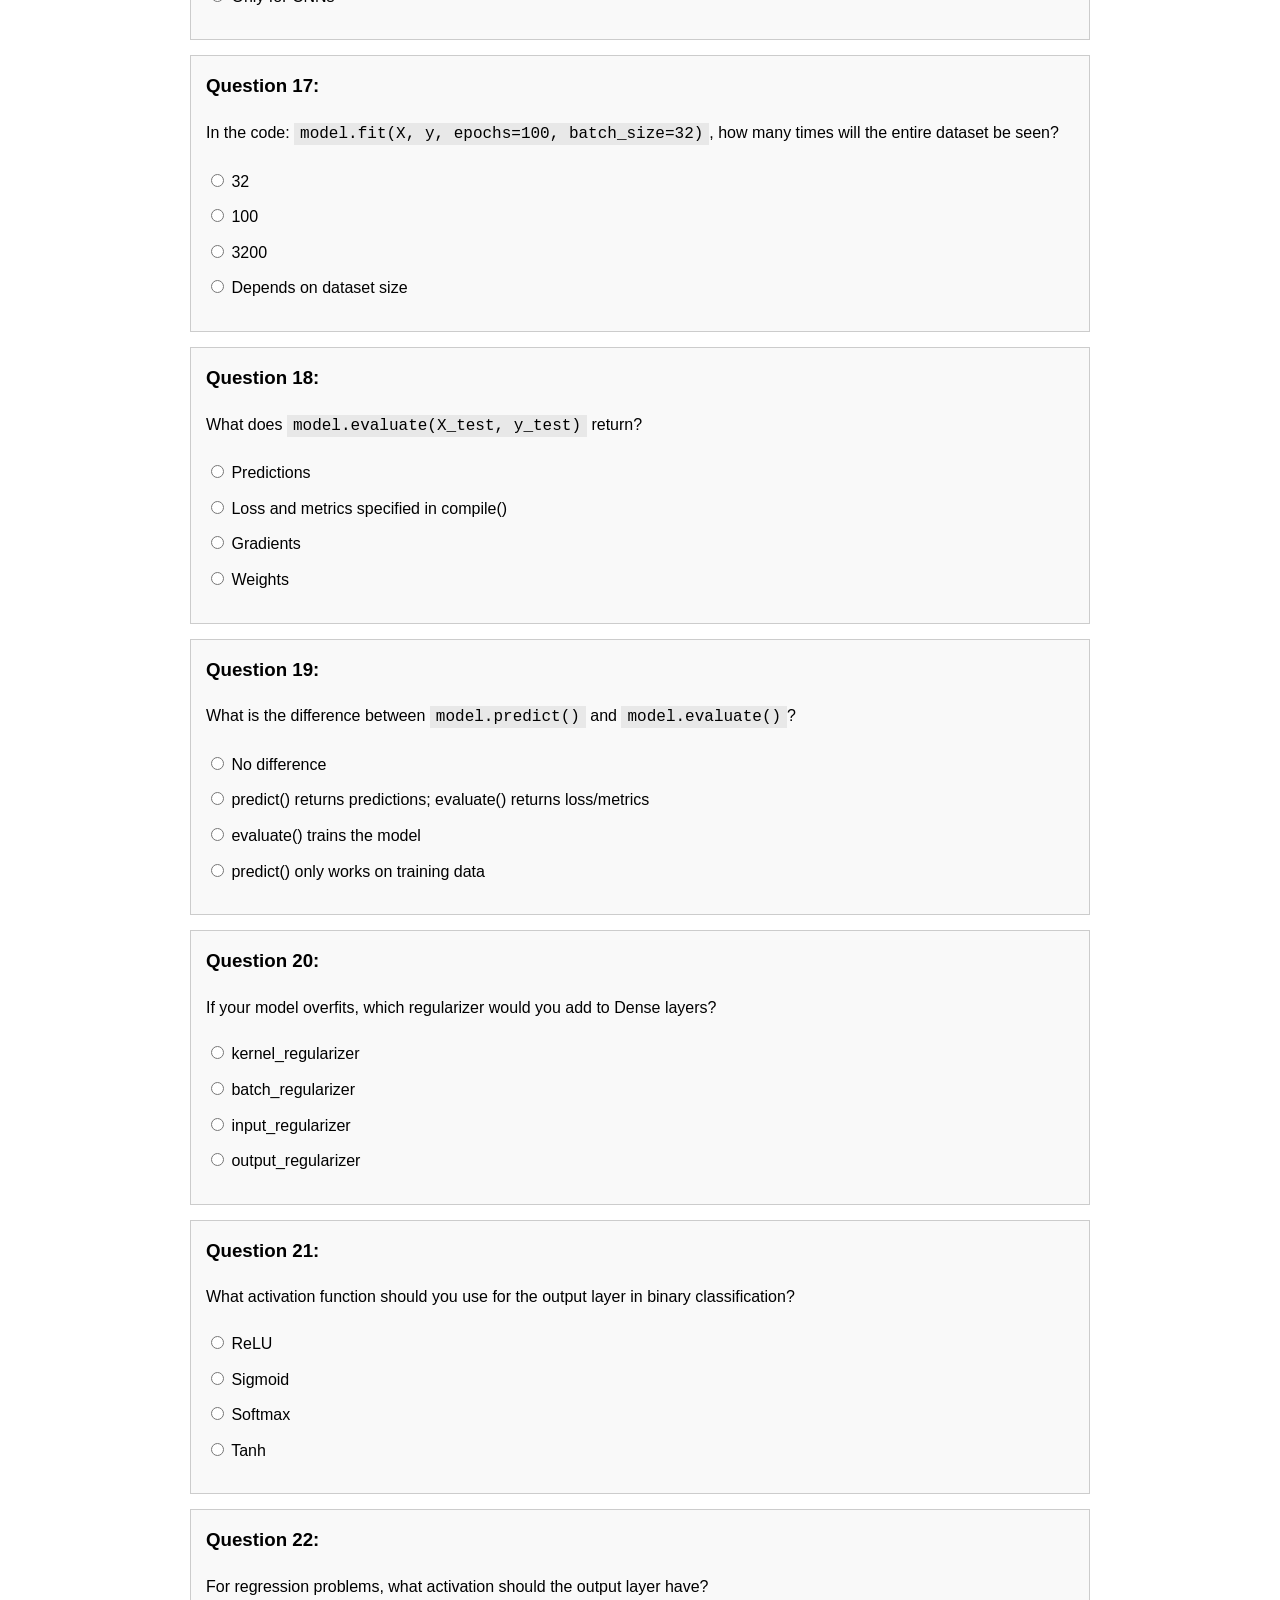
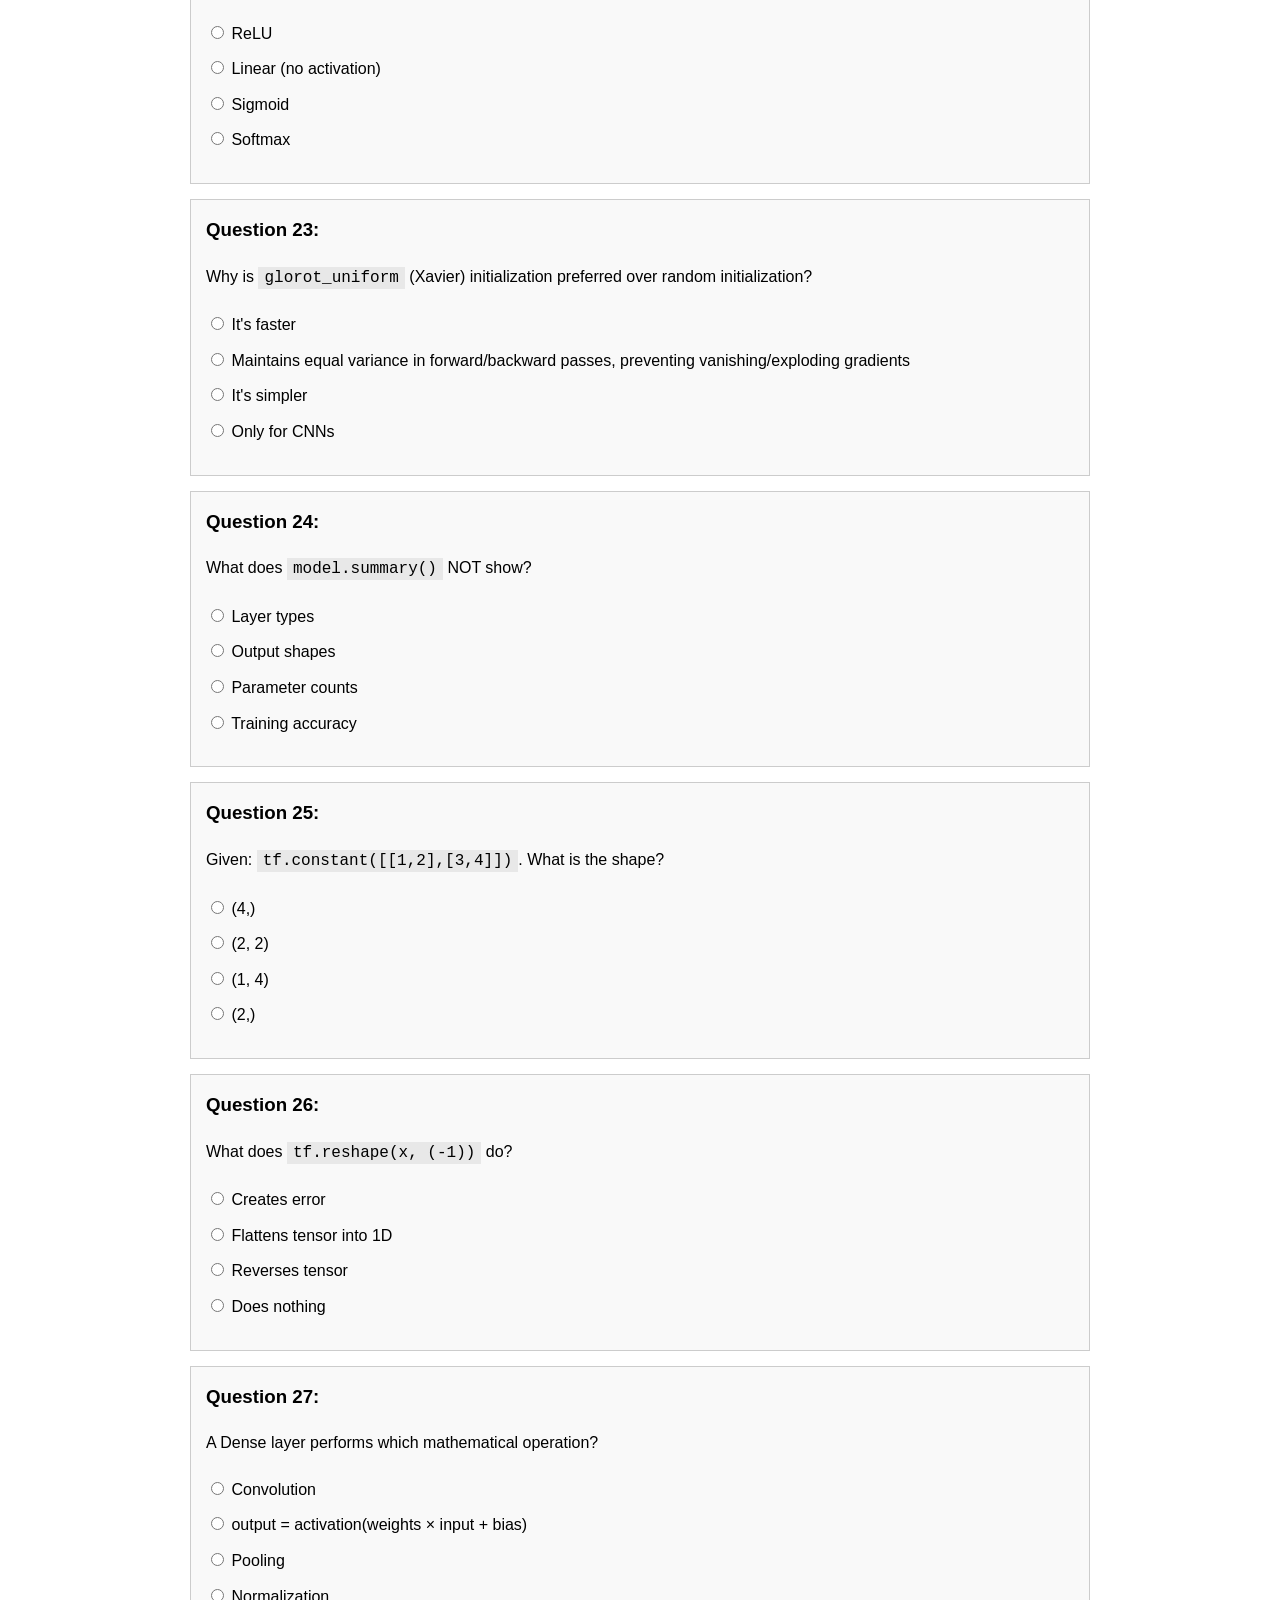
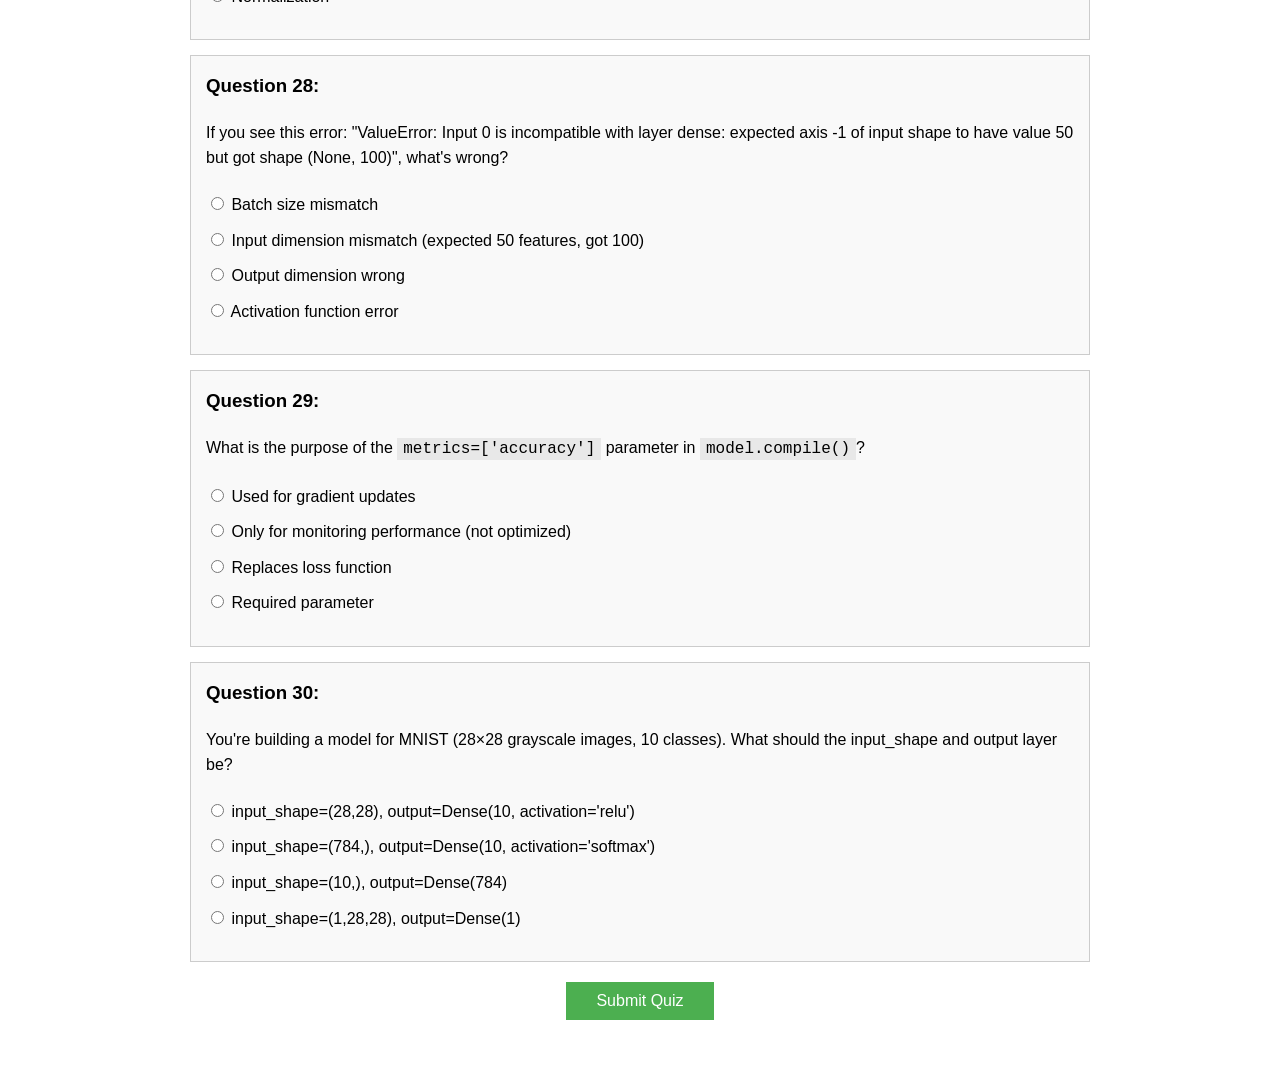
<file: html/quiz_tensorflow_keras.html>
<!DOCTYPE html>
<html>
<head>
    <meta charset="UTF-8">
    <title>TensorFlow & Keras Quiz (Pages 1-12)</title>
    <style>
        body { font-family: Arial, sans-serif; max-width: 900px; margin: 20px auto; padding: 20px; line-height: 1.6; }
        h1 { text-align: center; color: #333; }
        .question { border: 1px solid #ccc; padding: 15px; margin: 15px 0; background-color: #f9f9f9; }
        .question h3 { margin-top: 0; }
        .options { margin: 10px 0; }
        .options label { display: block; padding: 5px 0; }
        code { background-color: #e8e8e8; padding: 2px 6px; font-family: 'Courier New', monospace; }
        pre { background-color: #e8e8e8; padding: 10px; overflow-x: auto; font-family: 'Courier New', monospace; }
        button { background-color: #4CAF50; color: white; padding: 10px 30px; border: none; cursor: pointer; font-size: 16px; display: block; margin: 20px auto; }
        button:hover { background-color: #45a049; }
        .feedback { margin-top: 10px; padding: 10px; display: none; }
        .correct { background-color: #d4edda; color: #155724; border: 1px solid #c3e6cb; }
        .incorrect { background-color: #f8d7da; color: #721c24; border: 1px solid #f5c6cb; }
        #score { text-align: center; font-size: 20px; font-weight: bold; margin: 20px 0; display: none; }
    </style>
</head>
<body>
    <h1>TensorFlow & Keras Quiz (Pages 1-12)</h1>
    <p style="text-align: center;">Test your understanding with practical, professor-level questions. Click Submit to see your score.</p>

    <div class="question" id="q1">
        <h3>Question 1:</h3>
        <p>A tensor with shape (5, 3, 4) has what rank?</p>
        <div class="options">
            <label><input type="radio" name="q1" value="a"> Rank 1</label>
            <label><input type="radio" name="q1" value="b"> Rank 2</label>
            <label><input type="radio" name="q1" value="c"> Rank 3</label>
            <label><input type="radio" name="q1" value="d"> Rank 4</label>
        </div>
        <div class="feedback" id="f1"></div>
    </div>

    <div class="question" id="q2">
        <h3>Question 2:</h3>
        <p>A tensor with shape (7, 3, 3, 3) can be decomposed into:</p>
        <div class="options">
            <label><input type="radio" name="q2" value="a"> 3 Rank-3 tensors of shape 7×3×3</label>
            <label><input type="radio" name="q2" value="b"> 7 Rank-3 tensors of shape 3×3×3</label>
            <label><input type="radio" name="q2" value="c"> 7 Rank-2 tensors of shape 3×3</label>
            <label><input type="radio" name="q2" value="d"> 3 Rank-4 tensors of shape 7×3×3</label>
        </div>
        <div class="feedback" id="f2"></div>
    </div>

    <div class="question" id="q3">
        <h3>Question 3:</h3>
        <p>Given: <code>Dense(32, input_shape=(16,))</code>. How many parameters does this layer have?</p>
        <div class="options">
            <label><input type="radio" name="q3" value="a"> 32</label>
            <label><input type="radio" name="q3" value="b"> 512</label>
            <label><input type="radio" name="q3" value="c"> 544</label>
            <label><input type="radio" name="q3" value="d"> 528</label>
        </div>
        <div class="feedback" id="f3"></div>
    </div>

    <div class="question" id="q4">
        <h3>Question 4:</h3>
        <p>What is the output shape of: <code>Dense(64, input_shape=(100,))</code> given a batch of 32 samples?</p>
        <div class="options">
            <label><input type="radio" name="q4" value="a"> (32, 100)</label>
            <label><input type="radio" name="q4" value="b"> (32, 64)</label>
            <label><input type="radio" name="q4" value="c"> (64, 100)</label>
            <label><input type="radio" name="q4" value="d"> (100, 64)</label>
        </div>
        <div class="feedback" id="f4"></div>
    </div>

    <div class="question" id="q5">
        <h3>Question 5:</h3>
        <p>Which loss function should you use for binary classification with sigmoid output?</p>
        <div class="options">
            <label><input type="radio" name="q5" value="a"> mean_squared_error</label>
            <label><input type="radio" name="q5" value="b"> binary_crossentropy</label>
            <label><input type="radio" name="q5" value="c"> categorical_crossentropy</label>
            <label><input type="radio" name="q5" value="d"> sparse_categorical_crossentropy</label>
        </div>
        <div class="feedback" id="f5"></div>
    </div>

    <div class="question" id="q6">
        <h3>Question 6:</h3>
        <p>For a 10-class classification problem with one-hot encoded labels, which loss function is appropriate?</p>
        <div class="options">
            <label><input type="radio" name="q6" value="a"> binary_crossentropy</label>
            <label><input type="radio" name="q6" value="b"> categorical_crossentropy</label>
            <label><input type="radio" name="q6" value="c"> mean_squared_error</label>
            <label><input type="radio" name="q6" value="d"> hinge</label>
        </div>
        <div class="feedback" id="f6"></div>
    </div>

    <div class="question" id="q7">
        <h3>Question 7:</h3>
        <p>What happens if you forget to call <code>model.compile()</code> before <code>model.fit()</code>?</p>
        <div class="options">
            <label><input type="radio" name="q7" value="a"> Model trains normally</label>
            <label><input type="radio" name="q7" value="b"> Error: you must compile before training</label>
            <label><input type="radio" name="q7" value="c"> Model uses default optimizer</label>
            <label><input type="radio" name="q7" value="d"> Silent failure</label>
        </div>
        <div class="feedback" id="f7"></div>
    </div>

    <div class="question" id="q8">
        <h3>Question 8:</h3>
        <p>If you have 1000 training samples and set <code>batch_size=50</code>, how many gradient updates occur per epoch?</p>
        <div class="options">
            <label><input type="radio" name="q8" value="a"> 10</label>
            <label><input type="radio" name="q8" value="b"> 20</label>
            <label><input type="radio" name="q8" value="c"> 50</label>
            <label><input type="radio" name="q8" value="d"> 1000</label>
        </div>
        <div class="feedback" id="f8"></div>
    </div>

    <div class="question" id="q9">
        <h3>Question 9:</h3>
        <p>What does <code>validation_split=0.2</code> do in <code>model.fit()</code>?</p>
        <div class="options">
            <label><input type="radio" name="q9" value="a"> Uses last 20% of training data for validation</label>
            <label><input type="radio" name="q9" value="b"> Uses first 20% of training data for validation</label>
            <label><input type="radio" name="q9" value="c"> Randomly selects 20% for validation</label>
            <label><input type="radio" name="q9" value="d"> Uses 20% of epochs for validation</label>
        </div>
        <div class="feedback" id="f9"></div>
    </div>

    <div class="question" id="q10">
        <h3>Question 10:</h3>
        <p>Given <code>model.add(Dense(128, activation='relu'))</code> followed by <code>model.add(Dense(10, activation='softmax'))</code>, what type of problem is this likely solving?</p>
        <div class="options">
            <label><input type="radio" name="q10" value="a"> Binary classification</label>
            <label><input type="radio" name="q10" value="b"> 10-class classification</label>
            <label><input type="radio" name="q10" value="c"> Regression</label>
            <label><input type="radio" name="q10" value="d"> Autoencoder</label>
        </div>
        <div class="feedback" id="f10"></div>
    </div>

    <div class="question" id="q11">
        <h3>Question 11:</h3>
        <p>When should you use a Sequential model vs Functional API?</p>
        <div class="options">
            <label><input type="radio" name="q11" value="a"> Always use Sequential</label>
            <label><input type="radio" name="q11" value="b"> Sequential for linear stack; Functional for multiple inputs/outputs or branching</label>
            <label><input type="radio" name="q11" value="c"> Functional is deprecated</label>
            <label><input type="radio" name="q11" value="d"> No difference</label>
        </div>
        <div class="feedback" id="f11"></div>
    </div>

    <div class="question" id="q12">
        <h3>Question 12:</h3>
        <p>What does <code>model.pop()</code> do?</p>
        <div class="options">
            <label><input type="radio" name="q12" value="a"> Removes first layer</label>
            <label><input type="radio" name="q12" value="b"> Removes last layer</label>
            <label><input type="radio" name="q12" value="c"> Removes all layers</label>
            <label><input type="radio" name="q12" value="d"> Causes error</label>
        </div>
        <div class="feedback" id="f12"></div>
    </div>

    <div class="question" id="q13">
        <h3>Question 13:</h3>
        <p>What is the default weight initializer for Dense layers in Keras?</p>
        <div class="options">
            <label><input type="radio" name="q13" value="a"> zeros</label>
            <label><input type="radio" name="q13" value="b"> glorot_uniform (Xavier)</label>
            <label><input type="radio" name="q13" value="c"> random_normal</label>
            <label><input type="radio" name="q13" value="d"> he_normal</label>
        </div>
        <div class="feedback" id="f13"></div>
    </div>

    <div class="question" id="q14">
        <h3>Question 14:</h3>
        <p>If a Dense layer has <code>use_bias=False</code>, what is removed from the layer?</p>
        <div class="options">
            <label><input type="radio" name="q14" value="a"> Weight matrix</label>
            <label><input type="radio" name="q14" value="b"> Bias vector</label>
            <label><input type="radio" name="q14" value="c"> Activation function</label>
            <label><input type="radio" name="q14" value="d"> Nothing</label>
        </div>
        <div class="feedback" id="f14"></div>
    </div>

    <div class="question" id="q15">
        <h3>Question 15:</h3>
        <p>Given <code>Dense(50, input_shape=(100,), use_bias=False)</code>, how many trainable parameters?</p>
        <div class="options">
            <label><input type="radio" name="q15" value="a"> 5000</label>
            <label><input type="radio" name="q15" value="b"> 5050</label>
            <label><input type="radio" name="q15" value="c"> 50</label>
            <label><input type="radio" name="q15" value="d"> 150</label>
        </div>
        <div class="feedback" id="f15"></div>
    </div>

    <div class="question" id="q16">
        <h3>Question 16:</h3>
        <p>What does the Adam optimizer do differently than standard SGD?</p>
        <div class="options">
            <label><input type="radio" name="q16" value="a"> Uses fixed learning rate</label>
            <label><input type="radio" name="q16" value="b"> Adapts learning rate per parameter using momentum and RMSprop</label>
            <label><input type="radio" name="q16" value="c"> Removes gradient</label>
            <label><input type="radio" name="q16" value="d"> Only for CNNs</label>
        </div>
        <div class="feedback" id="f16"></div>
    </div>

    <div class="question" id="q17">
        <h3>Question 17:</h3>
        <p>In the code: <code>model.fit(X, y, epochs=100, batch_size=32)</code>, how many times will the entire dataset be seen?</p>
        <div class="options">
            <label><input type="radio" name="q17" value="a"> 32</label>
            <label><input type="radio" name="q17" value="b"> 100</label>
            <label><input type="radio" name="q17" value="c"> 3200</label>
            <label><input type="radio" name="q17" value="d"> Depends on dataset size</label>
        </div>
        <div class="feedback" id="f17"></div>
    </div>

    <div class="question" id="q18">
        <h3>Question 18:</h3>
        <p>What does <code>model.evaluate(X_test, y_test)</code> return?</p>
        <div class="options">
            <label><input type="radio" name="q18" value="a"> Predictions</label>
            <label><input type="radio" name="q18" value="b"> Loss and metrics specified in compile()</label>
            <label><input type="radio" name="q18" value="c"> Gradients</label>
            <label><input type="radio" name="q18" value="d"> Weights</label>
        </div>
        <div class="feedback" id="f18"></div>
    </div>

    <div class="question" id="q19">
        <h3>Question 19:</h3>
        <p>What is the difference between <code>model.predict()</code> and <code>model.evaluate()</code>?</p>
        <div class="options">
            <label><input type="radio" name="q19" value="a"> No difference</label>
            <label><input type="radio" name="q19" value="b"> predict() returns predictions; evaluate() returns loss/metrics</label>
            <label><input type="radio" name="q19" value="c"> evaluate() trains the model</label>
            <label><input type="radio" name="q19" value="d"> predict() only works on training data</label>
        </div>
        <div class="feedback" id="f19"></div>
    </div>

    <div class="question" id="q20">
        <h3>Question 20:</h3>
        <p>If your model overfits, which regularizer would you add to Dense layers?</p>
        <div class="options">
            <label><input type="radio" name="q20" value="a"> kernel_regularizer</label>
            <label><input type="radio" name="q20" value="b"> batch_regularizer</label>
            <label><input type="radio" name="q20" value="c"> input_regularizer</label>
            <label><input type="radio" name="q20" value="d"> output_regularizer</label>
        </div>
        <div class="feedback" id="f20"></div>
    </div>

    <div class="question" id="q21">
        <h3>Question 21:</h3>
        <p>What activation function should you use for the output layer in binary classification?</p>
        <div class="options">
            <label><input type="radio" name="q21" value="a"> ReLU</label>
            <label><input type="radio" name="q21" value="b"> Sigmoid</label>
            <label><input type="radio" name="q21" value="c"> Softmax</label>
            <label><input type="radio" name="q21" value="d"> Tanh</label>
        </div>
        <div class="feedback" id="f21"></div>
    </div>

    <div class="question" id="q22">
        <h3>Question 22:</h3>
        <p>For regression problems, what activation should the output layer have?</p>
        <div class="options">
            <label><input type="radio" name="q22" value="a"> ReLU</label>
            <label><input type="radio" name="q22" value="b"> Linear (no activation)</label>
            <label><input type="radio" name="q22" value="c"> Sigmoid</label>
            <label><input type="radio" name="q22" value="d"> Softmax</label>
        </div>
        <div class="feedback" id="f22"></div>
    </div>

    <div class="question" id="q23">
        <h3>Question 23:</h3>
        <p>Why is <code>glorot_uniform</code> (Xavier) initialization preferred over random initialization?</p>
        <div class="options">
            <label><input type="radio" name="q23" value="a"> It's faster</label>
            <label><input type="radio" name="q23" value="b"> Maintains equal variance in forward/backward passes, preventing vanishing/exploding gradients</label>
            <label><input type="radio" name="q23" value="c"> It's simpler</label>
            <label><input type="radio" name="q23" value="d"> Only for CNNs</label>
        </div>
        <div class="feedback" id="f23"></div>
    </div>

    <div class="question" id="q24">
        <h3>Question 24:</h3>
        <p>What does <code>model.summary()</code> NOT show?</p>
        <div class="options">
            <label><input type="radio" name="q24" value="a"> Layer types</label>
            <label><input type="radio" name="q24" value="b"> Output shapes</label>
            <label><input type="radio" name="q24" value="c"> Parameter counts</label>
            <label><input type="radio" name="q24" value="d"> Training accuracy</label>
        </div>
        <div class="feedback" id="f24"></div>
    </div>

    <div class="question" id="q25">
        <h3>Question 25:</h3>
        <p>Given: <code>tf.constant([[1,2],[3,4]])</code>. What is the shape?</p>
        <div class="options">
            <label><input type="radio" name="q25" value="a"> (4,)</label>
            <label><input type="radio" name="q25" value="b"> (2, 2)</label>
            <label><input type="radio" name="q25" value="c"> (1, 4)</label>
            <label><input type="radio" name="q25" value="d"> (2,)</label>
        </div>
        <div class="feedback" id="f25"></div>
    </div>

    <div class="question" id="q26">
        <h3>Question 26:</h3>
        <p>What does <code>tf.reshape(x, (-1))</code> do?</p>
        <div class="options">
            <label><input type="radio" name="q26" value="a"> Creates error</label>
            <label><input type="radio" name="q26" value="b"> Flattens tensor into 1D</label>
            <label><input type="radio" name="q26" value="c"> Reverses tensor</label>
            <label><input type="radio" name="q26" value="d"> Does nothing</label>
        </div>
        <div class="feedback" id="f26"></div>
    </div>

    <div class="question" id="q27">
        <h3>Question 27:</h3>
        <p>A Dense layer performs which mathematical operation?</p>
        <div class="options">
            <label><input type="radio" name="q27" value="a"> Convolution</label>
            <label><input type="radio" name="q27" value="b"> output = activation(weights × input + bias)</label>
            <label><input type="radio" name="q27" value="c"> Pooling</label>
            <label><input type="radio" name="q27" value="d"> Normalization</label>
        </div>
        <div class="feedback" id="f27"></div>
    </div>

    <div class="question" id="q28">
        <h3>Question 28:</h3>
        <p>If you see this error: "ValueError: Input 0 is incompatible with layer dense: expected axis -1 of input shape to have value 50 but got shape (None, 100)", what's wrong?</p>
        <div class="options">
            <label><input type="radio" name="q28" value="a"> Batch size mismatch</label>
            <label><input type="radio" name="q28" value="b"> Input dimension mismatch (expected 50 features, got 100)</label>
            <label><input type="radio" name="q28" value="c"> Output dimension wrong</label>
            <label><input type="radio" name="q28" value="d"> Activation function error</label>
        </div>
        <div class="feedback" id="f28"></div>
    </div>

    <div class="question" id="q29">
        <h3>Question 29:</h3>
        <p>What is the purpose of the <code>metrics=['accuracy']</code> parameter in <code>model.compile()</code>?</p>
        <div class="options">
            <label><input type="radio" name="q29" value="a"> Used for gradient updates</label>
            <label><input type="radio" name="q29" value="b"> Only for monitoring performance (not optimized)</label>
            <label><input type="radio" name="q29" value="c"> Replaces loss function</label>
            <label><input type="radio" name="q29" value="d"> Required parameter</label>
        </div>
        <div class="feedback" id="f29"></div>
    </div>

    <div class="question" id="q30">
        <h3>Question 30:</h3>
        <p>You're building a model for MNIST (28×28 grayscale images, 10 classes). What should the input_shape and output layer be?</p>
        <div class="options">
            <label><input type="radio" name="q30" value="a"> input_shape=(28,28), output=Dense(10, activation='relu')</label>
            <label><input type="radio" name="q30" value="b"> input_shape=(784,), output=Dense(10, activation='softmax')</label>
            <label><input type="radio" name="q30" value="c"> input_shape=(10,), output=Dense(784)</label>
            <label><input type="radio" name="q30" value="d"> input_shape=(1,28,28), output=Dense(1)</label>
        </div>
        <div class="feedback" id="f30"></div>
    </div>

    <button onclick="submitQuiz()">Submit Quiz</button>
    <div id="score"></div>

    <script>
        const answers = {
            q1: "c", q2: "b", q3: "c", q4: "b", q5: "b",
            q6: "b", q7: "b", q8: "b", q9: "a", q10: "b",
            q11: "b", q12: "b", q13: "b", q14: "b", q15: "a",
            q16: "b", q17: "b", q18: "b", q19: "b", q20: "a",
            q21: "b", q22: "b", q23: "b", q24: "d", q25: "b",
            q26: "b", q27: "b", q28: "b", q29: "b", q30: "b"
        };

        const explanations = {
            q1: "Rank = number of dimensions. Shape (5,3,4) has 3 dimensions, so Rank 3.",
            q2: "First dimension (7) tells how many lower-rank tensors. Remaining (3,3,3) is their shape. So: 7 Rank-3 tensors of shape 3×3×3.",
            q3: "Parameters = (input_dim × units) + bias = (16 × 32) + 32 = 512 + 32 = 544.",
            q4: "Dense layer outputs (batch_size, units) = (32, 64). Input shape doesn't affect batch dimension.",
            q5: "Binary classification with sigmoid uses binary_crossentropy.",
            q6: "Multi-class with one-hot labels uses categorical_crossentropy.",
            q7: "Keras requires model.compile() before fit(). Without it, you get an error.",
            q8: "Gradient updates per epoch = total_samples / batch_size = 1000 / 50 = 20.",
            q9: "validation_split=0.2 uses the LAST 20% of data for validation (not shuffled by default).",
            q10: "Softmax output with 10 units indicates 10-class classification.",
            q11: "Sequential for simple linear stacks; Functional API for complex architectures (multi-input/output, branching).",
            q12: "model.pop() removes the last layer from Sequential model.",
            q13: "Default weight initializer is 'glorot_uniform' (Xavier initialization).",
            q14: "use_bias=False removes the bias vector from the layer.",
            q15: "Without bias: params = weights only = 100 × 50 = 5000.",
            q16: "Adam uses adaptive learning rates per parameter, combining momentum and RMSprop.",
            q17: "epochs=100 means the model sees the entire dataset 100 times.",
            q18: "evaluate() returns loss and any metrics specified in compile() (e.g., accuracy).",
            q19: "predict() returns model predictions; evaluate() returns loss and metrics for evaluation.",
            q20: "kernel_regularizer (L1/L2) penalizes weight matrix to reduce overfitting.",
            q21: "Binary classification output uses sigmoid activation.",
            q22: "Regression uses linear activation (no activation) in output layer.",
            q23: "Glorot/Xavier initialization maintains variance across layers, preventing gradient problems.",
            q24: "summary() shows architecture and parameters, NOT training metrics like accuracy.",
            q25: "2D matrix [[1,2],[3,4]] has shape (2, 2).",
            q26: "reshape(x, (-1)) flattens any tensor into 1D vector.",
            q27: "Dense layer: output = activation(W·x + b) where W=weights, x=input, b=bias.",
            q28: "Layer expected input with 50 features but received 100. Check input_shape definition.",
            q29: "Metrics are for monitoring only, not used in optimization. Loss function is optimized.",
            q30: "MNIST: flatten 28×28=784, output 10 classes with softmax. input_shape=(784,), Dense(10, activation='softmax')."
        };

        function submitQuiz() {
            let correct = 0;
            const total = Object.keys(answers).length;
            
            for (let q in answers) {
                const selected = document.querySelector(`input[name="${q}"]:checked`);
                const feedback = document.getElementById("f" + q.substring(1));
                
                if (selected) {
                    if (selected.value === answers[q]) {
                        correct++;
                        feedback.className = "feedback correct";
                        feedback.textContent = "✓ Correct! " + explanations[q];
                    } else {
                        feedback.className = "feedback incorrect";
                        feedback.textContent = "✗ Incorrect. " + explanations[q];
                    }
                } else {
                    feedback.className = "feedback incorrect";
                    feedback.textContent = "✗ No answer selected. " + explanations[q];
                }
                feedback.style.display = "block";
            }
            
            const percentage = ((correct / total) * 100).toFixed(1);
            const scoreDiv = document.getElementById("score");
            scoreDiv.textContent = `Your Score: ${correct}/${total} (${percentage}%)`;
            scoreDiv.style.display = "block";
            window.scrollTo(0, 0);
        }
    </script>
</body>
</html>
</file>
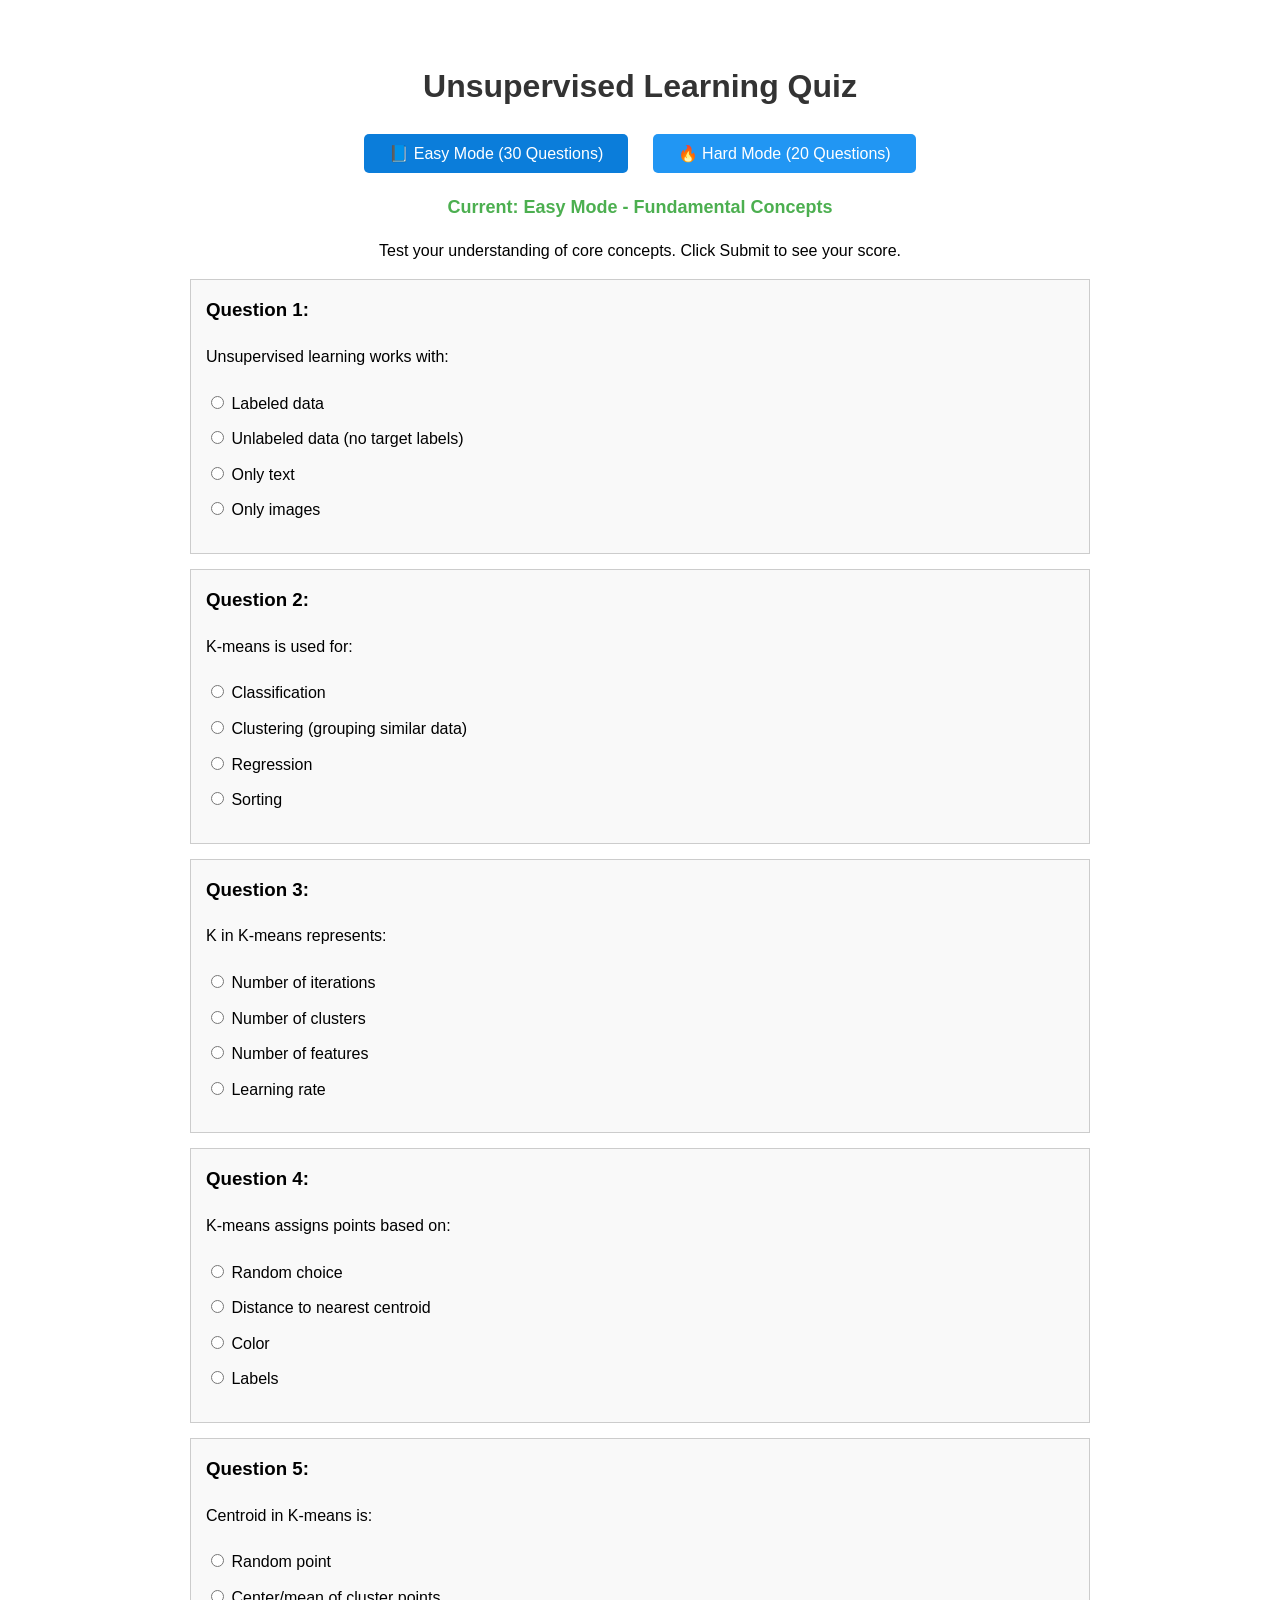
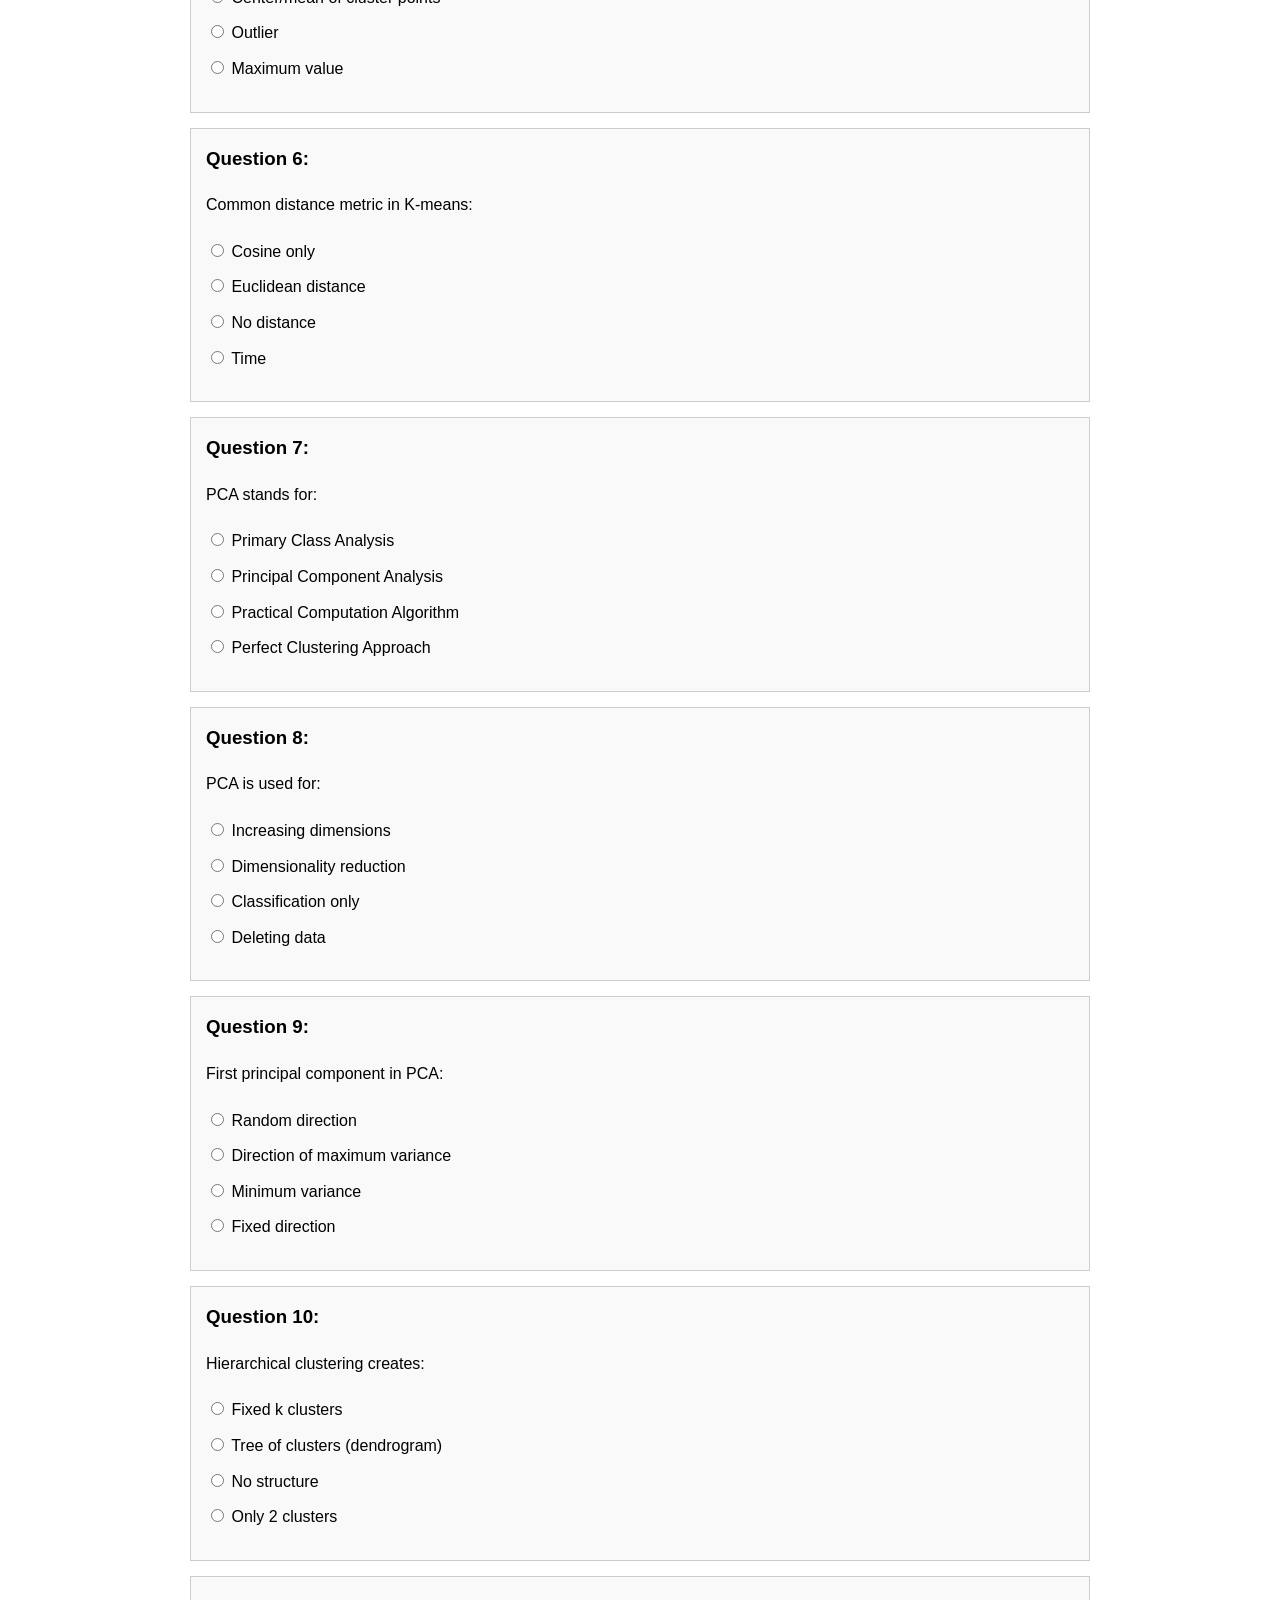
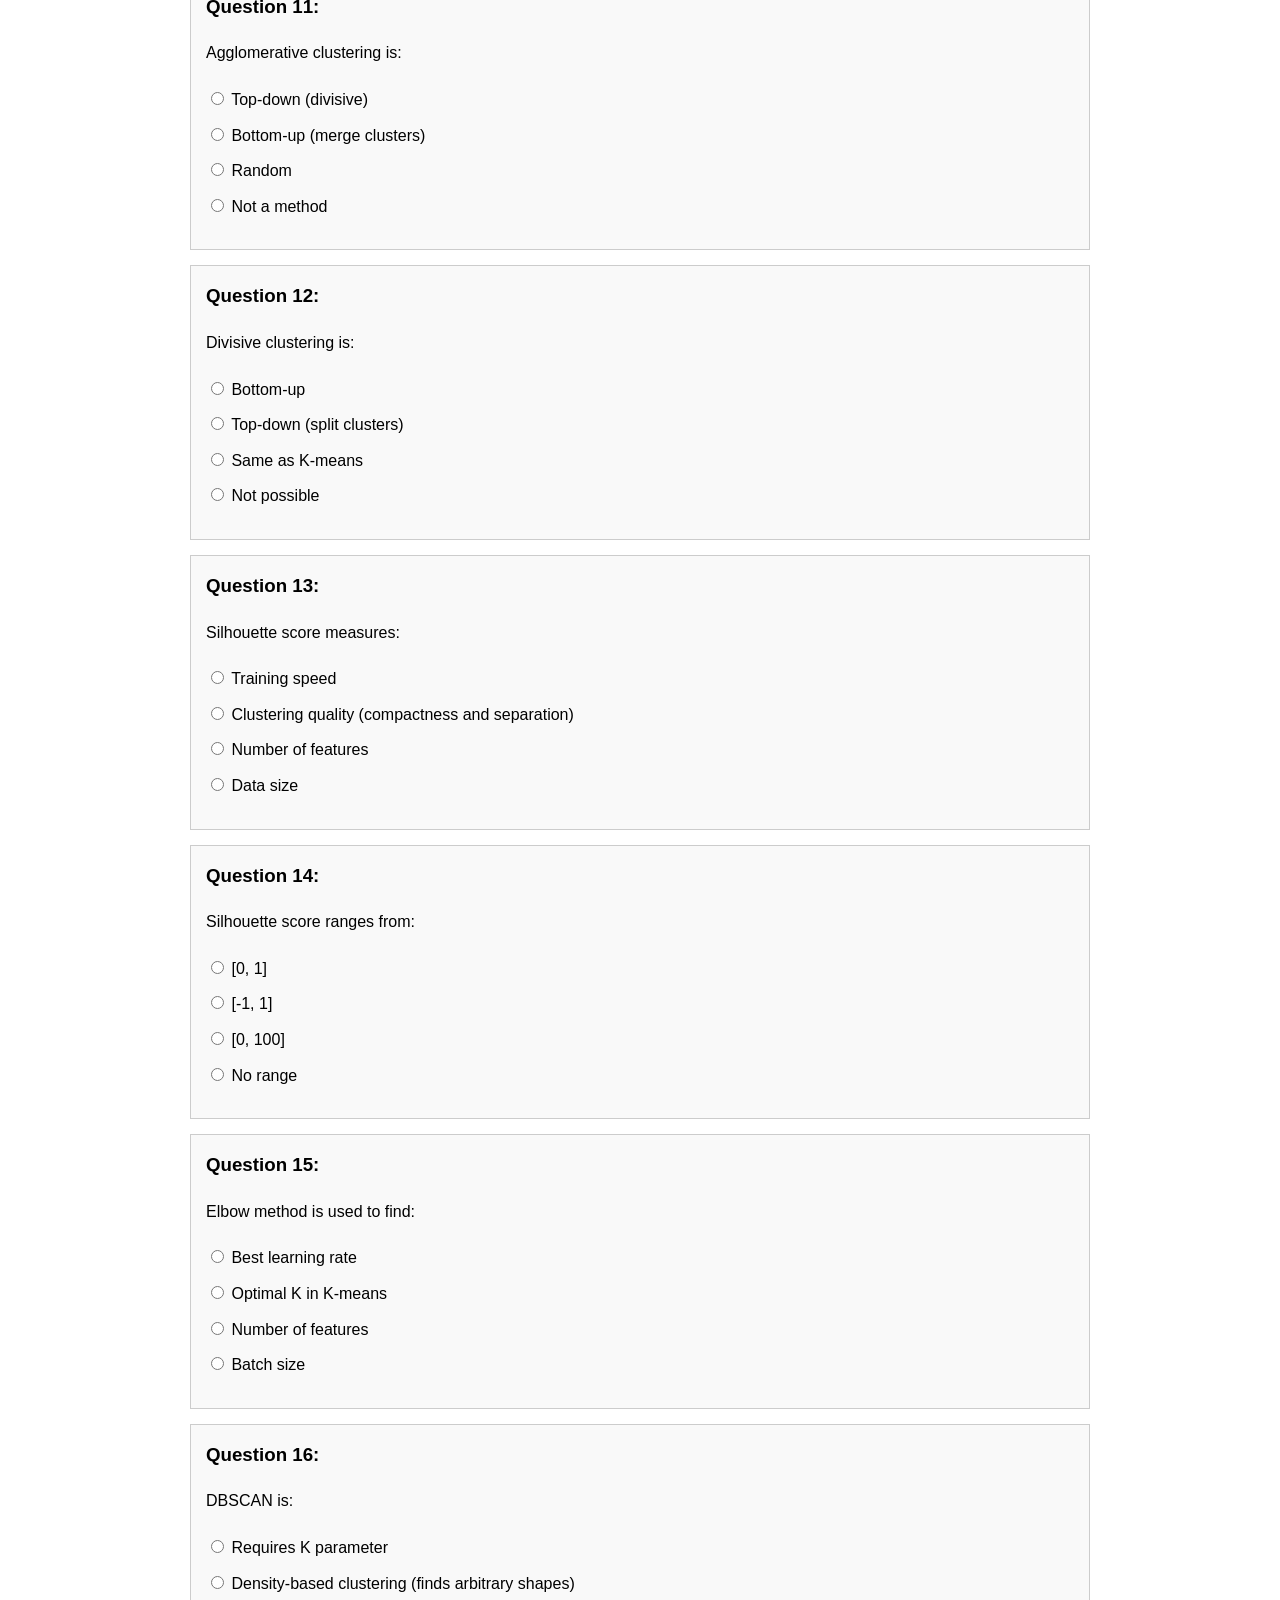
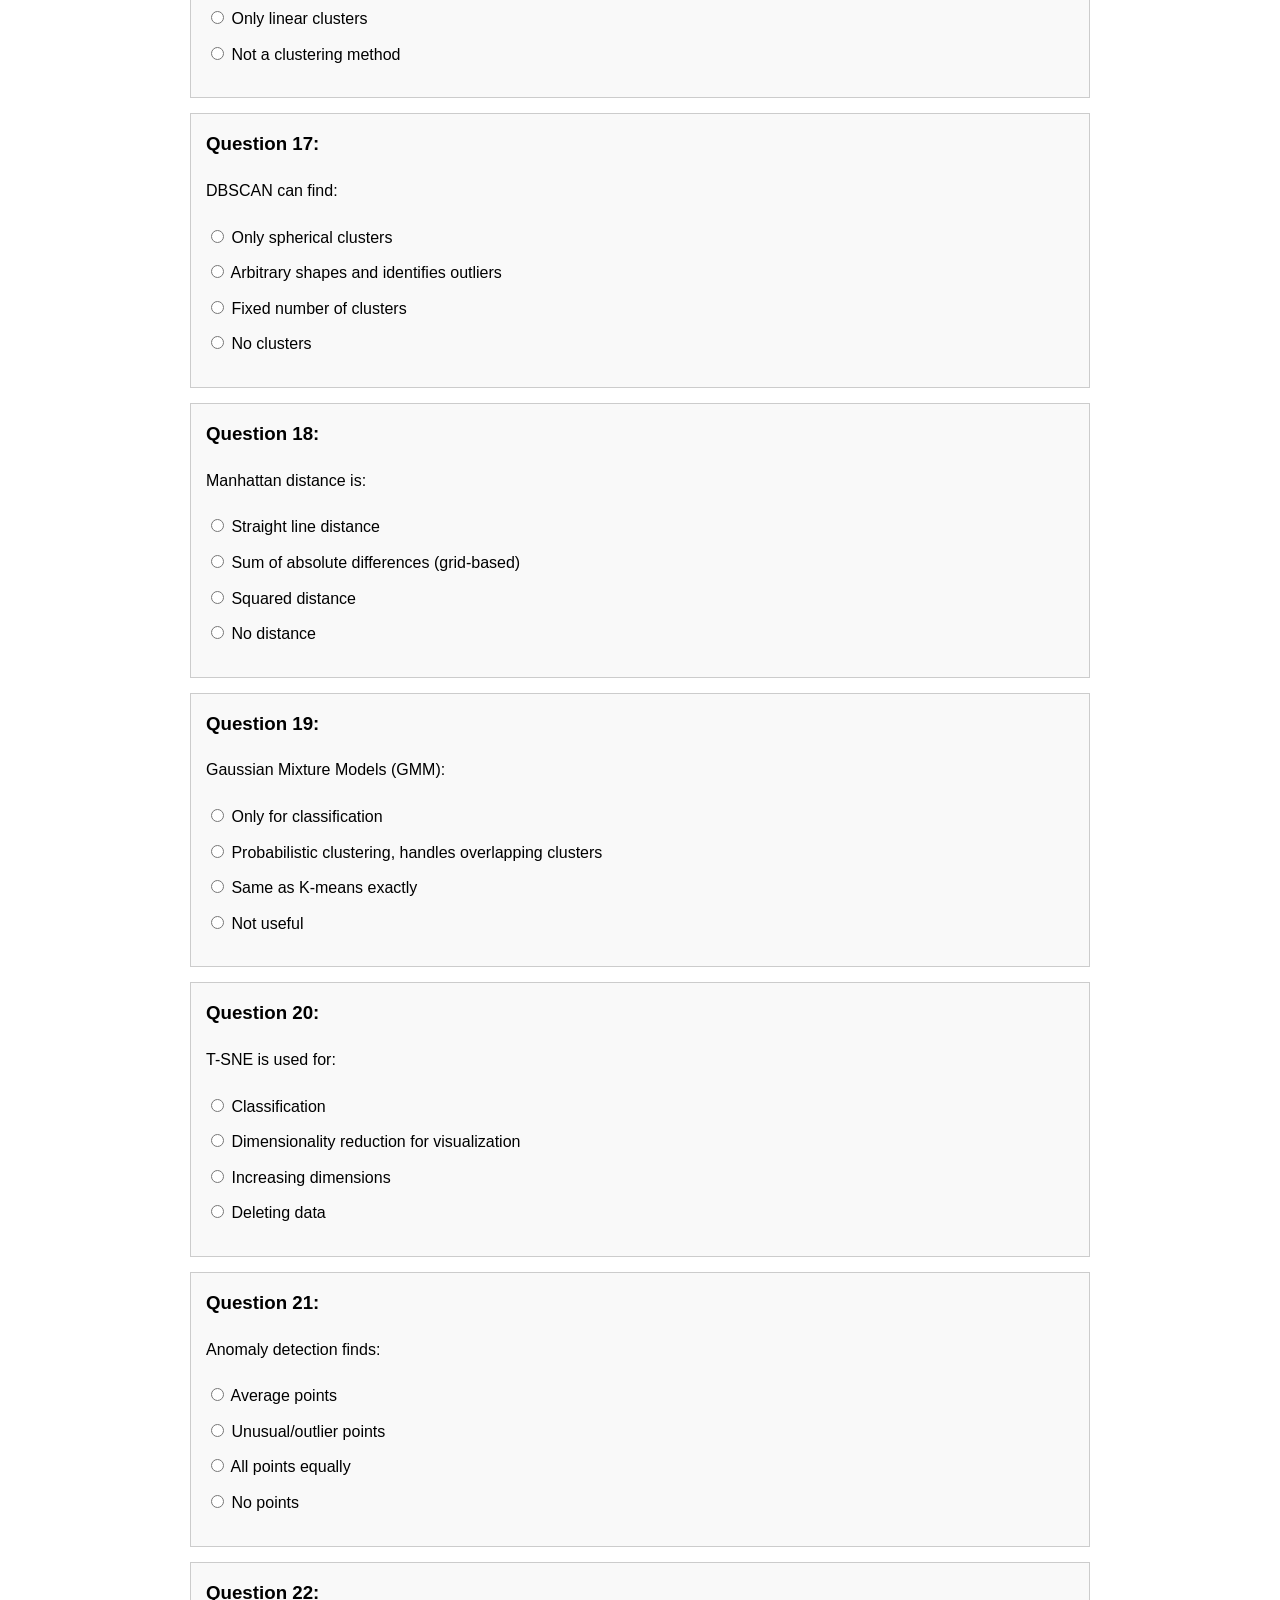
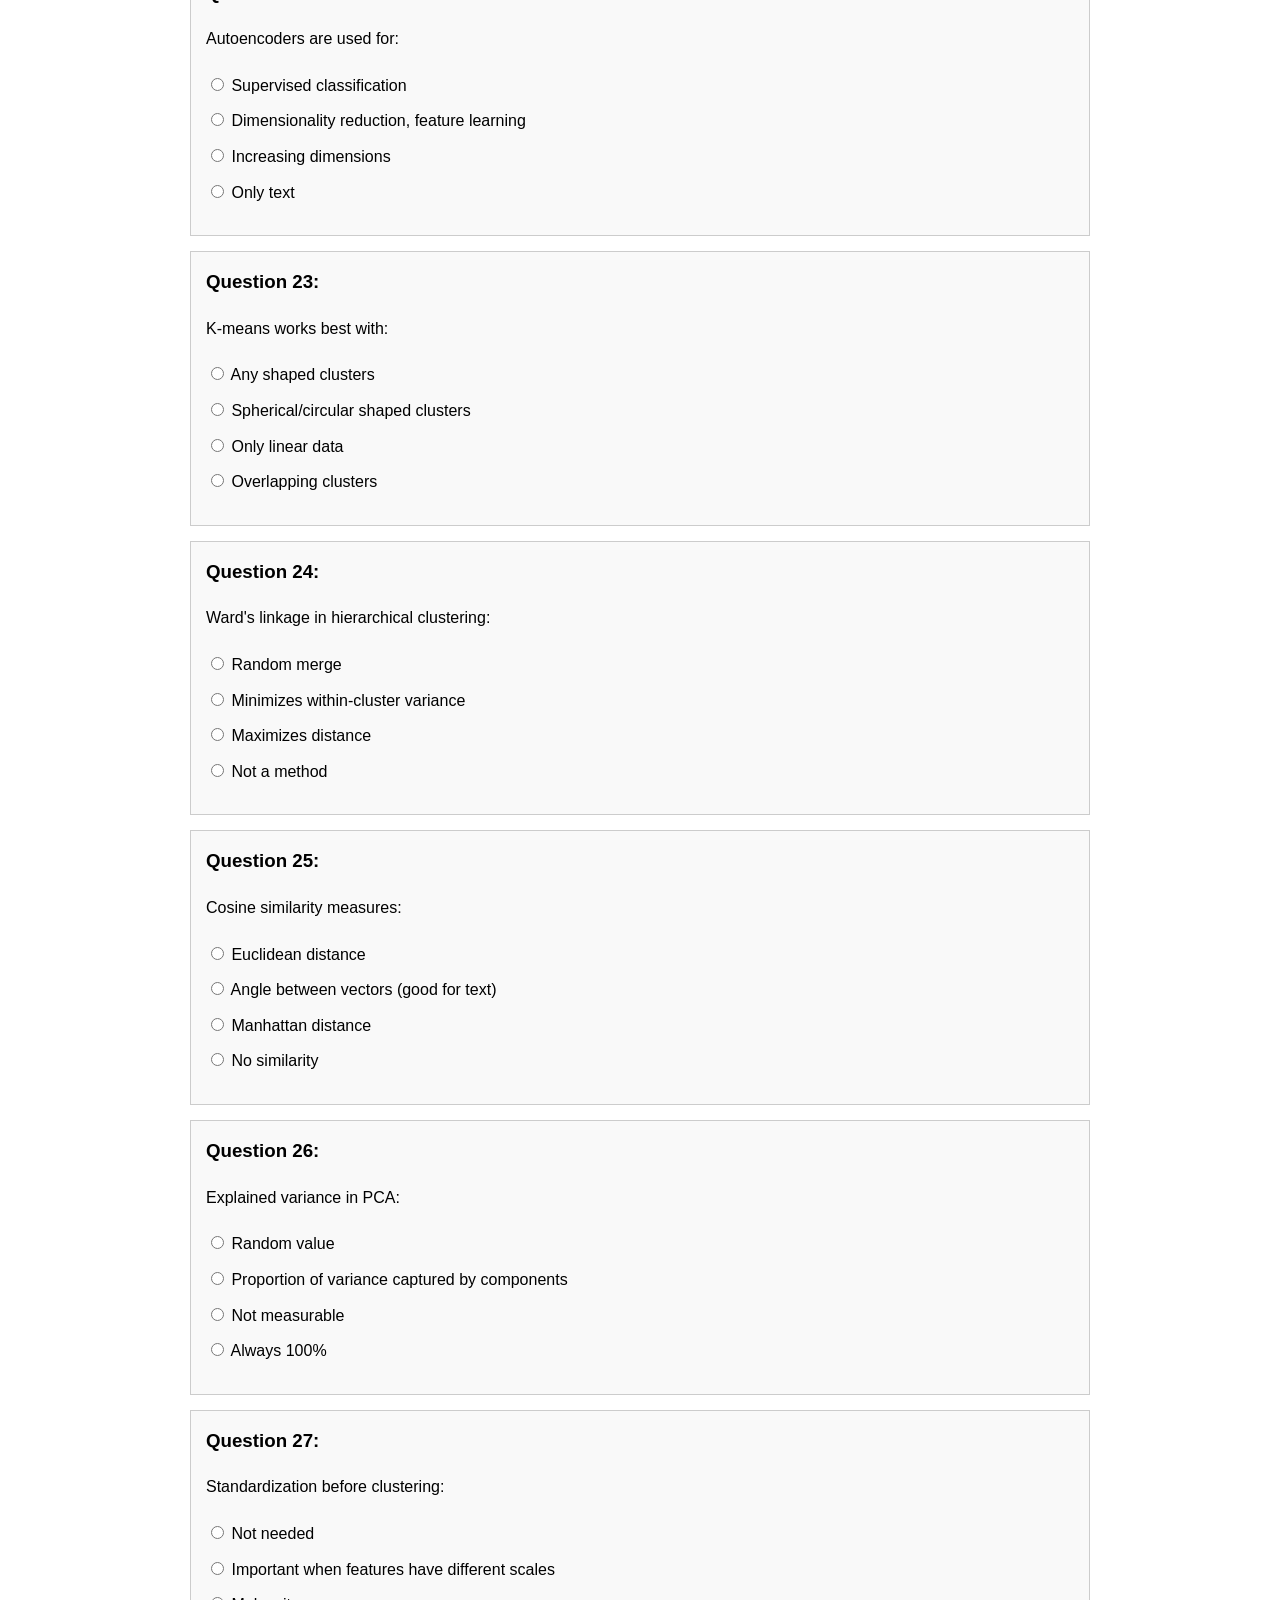
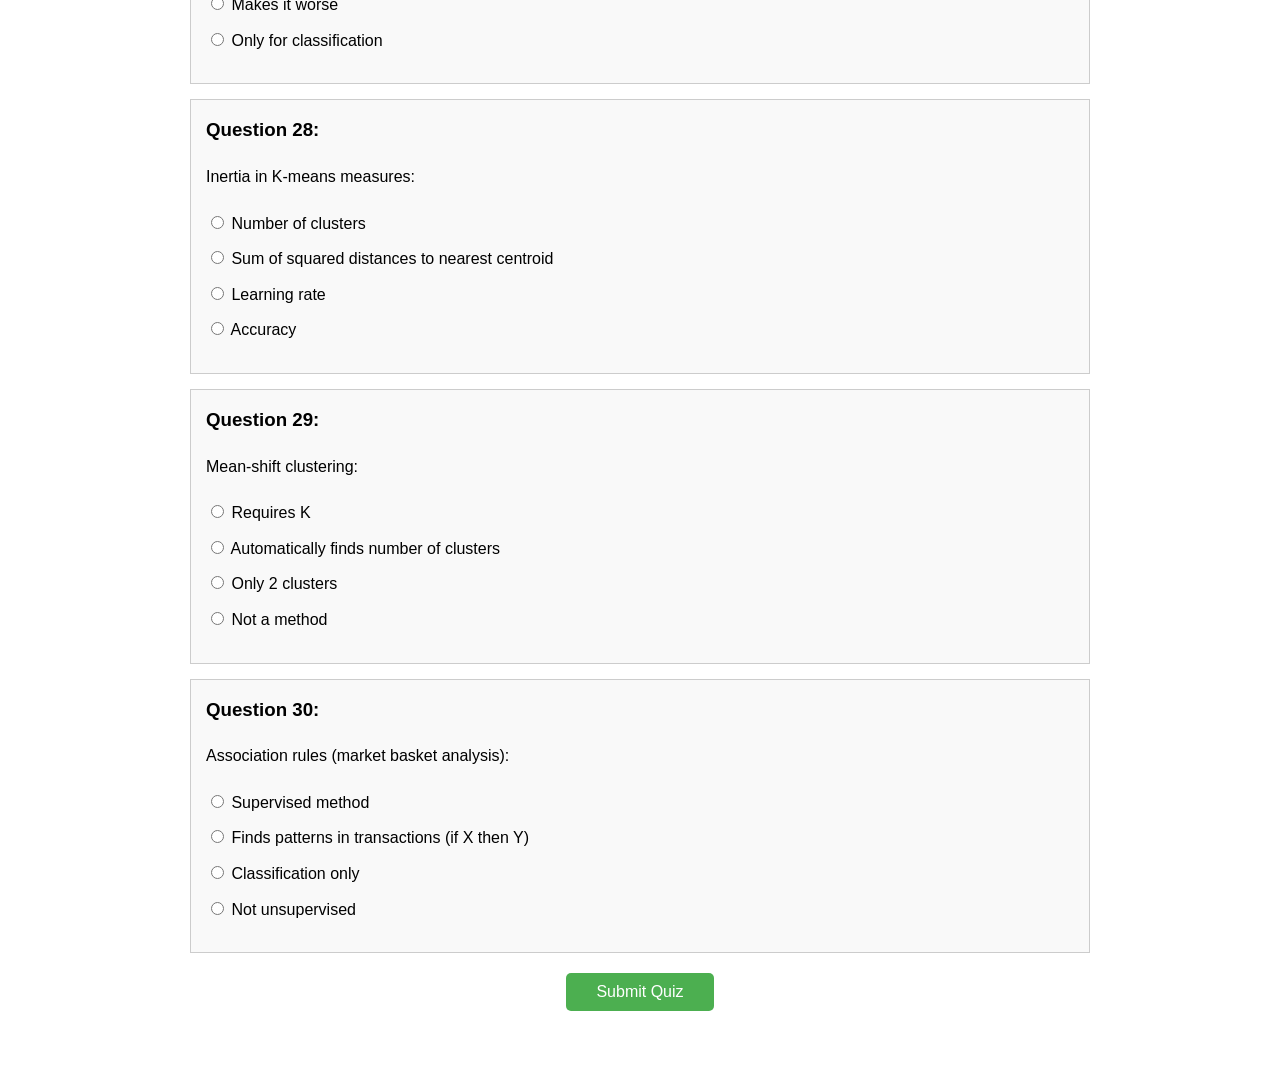
<file: html/quiz_unsupervised_learning.html>
<!DOCTYPE html>
<html>
<head>
    <meta charset="UTF-8">
    <title>Unsupervised Learning Quiz</title>
    <style>
        body { font-family: Arial, sans-serif; max-width: 900px; margin: 20px auto; padding: 20px; line-height: 1.6; }
        h1 { text-align: center; color: #333; }
        .mode-buttons { text-align: center; margin: 20px 0; }
        .mode-btn { background-color: #2196F3; color: white; padding: 10px 25px; border: none; cursor: pointer; font-size: 16px; margin: 0 10px; border-radius: 5px; }
        .mode-btn.active { background-color: #0b7dda; }
        .mode-btn:hover { background-color: #0b7dda; }
        .difficulty-indicator { text-align: center; font-size: 18px; margin: 15px 0; font-weight: bold; }
        .easy-mode { color: #4CAF50; }
        .hard-mode { color: #f44336; }
        .question { border: 1px solid #ccc; padding: 15px; margin: 15px 0; background-color: #f9f9f9; }
        .question h3 { margin-top: 0; }
        .options { margin: 10px 0; }
        .options label { display: block; padding: 5px 0; }
        code { background-color: #e8e8e8; padding: 2px 6px; font-family: 'Courier New', monospace; }
        button.submit { background-color: #4CAF50; color: white; padding: 10px 30px; border: none; cursor: pointer; font-size: 16px; display: block; margin: 20px auto; border-radius: 5px; }
        button.submit:hover { background-color: #45a049; }
        .feedback { margin-top: 10px; padding: 10px; display: none; }
        .correct { background-color: #d4edda; color: #155724; border: 1px solid #c3e6cb; }
        .incorrect { background-color: #f8d7da; color: #721c24; border: 1px solid #f5c6cb; }
        #score { text-align: center; font-size: 20px; font-weight: bold; margin: 20px 0; display: none; }
    </style>
</head>
<body>
    <h1>Unsupervised Learning Quiz</h1>
    
    <div class="mode-buttons">
        <button class="mode-btn active" onclick="switchMode('easy')">📘 Easy Mode (30 Questions)</button>
        <button class="mode-btn" onclick="switchMode('hard')">🔥 Hard Mode (20 Questions)</button>
    </div>
    
    <div class="difficulty-indicator">
        <span id="difficulty-text" class="easy-mode">Current: Easy Mode - Fundamental Concepts</span>
    </div>
    
    <p style="text-align: center;" id="instructions">Test your understanding of core concepts. Click Submit to see your score.</p>

    <div id="easy-questions">
        <div class="question" id="q1"><h3>Question 1:</h3><p>Unsupervised learning works with:</p><div class="options"><label><input type="radio" name="q1" value="a"> Labeled data</label><label><input type="radio" name="q1" value="b"> Unlabeled data (no target labels)</label><label><input type="radio" name="q1" value="c"> Only text</label><label><input type="radio" name="q1" value="d"> Only images</label></div><div class="feedback" id="f1"></div></div>

        <div class="question" id="q2"><h3>Question 2:</h3><p>K-means is used for:</p><div class="options"><label><input type="radio" name="q2" value="a"> Classification</label><label><input type="radio" name="q2" value="b"> Clustering (grouping similar data)</label><label><input type="radio" name="q2" value="c"> Regression</label><label><input type="radio" name="q2" value="d"> Sorting</label></div><div class="feedback" id="f2"></div></div>

        <div class="question" id="q3"><h3>Question 3:</h3><p>K in K-means represents:</p><div class="options"><label><input type="radio" name="q3" value="a"> Number of iterations</label><label><input type="radio" name="q3" value="b"> Number of clusters</label><label><input type="radio" name="q3" value="c"> Number of features</label><label><input type="radio" name="q3" value="d"> Learning rate</label></div><div class="feedback" id="f3"></div></div>

        <div class="question" id="q4"><h3>Question 4:</h3><p>K-means assigns points based on:</p><div class="options"><label><input type="radio" name="q4" value="a"> Random choice</label><label><input type="radio" name="q4" value="b"> Distance to nearest centroid</label><label><input type="radio" name="q4" value="c"> Color</label><label><input type="radio" name="q4" value="d"> Labels</label></div><div class="feedback" id="f4"></div></div>

        <div class="question" id="q5"><h3>Question 5:</h3><p>Centroid in K-means is:</p><div class="options"><label><input type="radio" name="q5" value="a"> Random point</label><label><input type="radio" name="q5" value="b"> Center/mean of cluster points</label><label><input type="radio" name="q5" value="c"> Outlier</label><label><input type="radio" name="q5" value="d"> Maximum value</label></div><div class="feedback" id="f5"></div></div>

        <div class="question" id="q6"><h3>Question 6:</h3><p>Common distance metric in K-means:</p><div class="options"><label><input type="radio" name="q6" value="a"> Cosine only</label><label><input type="radio" name="q6" value="b"> Euclidean distance</label><label><input type="radio" name="q6" value="c"> No distance</label><label><input type="radio" name="q6" value="d"> Time</label></div><div class="feedback" id="f6"></div></div>

        <div class="question" id="q7"><h3>Question 7:</h3><p>PCA stands for:</p><div class="options"><label><input type="radio" name="q7" value="a"> Primary Class Analysis</label><label><input type="radio" name="q7" value="b"> Principal Component Analysis</label><label><input type="radio" name="q7" value="c"> Practical Computation Algorithm</label><label><input type="radio" name="q7" value="d"> Perfect Clustering Approach</label></div><div class="feedback" id="f7"></div></div>

        <div class="question" id="q8"><h3>Question 8:</h3><p>PCA is used for:</p><div class="options"><label><input type="radio" name="q8" value="a"> Increasing dimensions</label><label><input type="radio" name="q8" value="b"> Dimensionality reduction</label><label><input type="radio" name="q8" value="c"> Classification only</label><label><input type="radio" name="q8" value="d"> Deleting data</label></div><div class="feedback" id="f8"></div></div>

        <div class="question" id="q9"><h3>Question 9:</h3><p>First principal component in PCA:</p><div class="options"><label><input type="radio" name="q9" value="a"> Random direction</label><label><input type="radio" name="q9" value="b"> Direction of maximum variance</label><label><input type="radio" name="q9" value="c"> Minimum variance</label><label><input type="radio" name="q9" value="d"> Fixed direction</label></div><div class="feedback" id="f9"></div></div>

        <div class="question" id="q10"><h3>Question 10:</h3><p>Hierarchical clustering creates:</p><div class="options"><label><input type="radio" name="q10" value="a"> Fixed k clusters</label><label><input type="radio" name="q10" value="b"> Tree of clusters (dendrogram)</label><label><input type="radio" name="q10" value="c"> No structure</label><label><input type="radio" name="q10" value="d"> Only 2 clusters</label></div><div class="feedback" id="f10"></div></div>

        <div class="question" id="q11"><h3>Question 11:</h3><p>Agglomerative clustering is:</p><div class="options"><label><input type="radio" name="q11" value="a"> Top-down (divisive)</label><label><input type="radio" name="q11" value="b"> Bottom-up (merge clusters)</label><label><input type="radio" name="q11" value="c"> Random</label><label><input type="radio" name="q11" value="d"> Not a method</label></div><div class="feedback" id="f11"></div></div>

        <div class="question" id="q12"><h3>Question 12:</h3><p>Divisive clustering is:</p><div class="options"><label><input type="radio" name="q12" value="a"> Bottom-up</label><label><input type="radio" name="q12" value="b"> Top-down (split clusters)</label><label><input type="radio" name="q12" value="c"> Same as K-means</label><label><input type="radio" name="q12" value="d"> Not possible</label></div><div class="feedback" id="f12"></div></div>

        <div class="question" id="q13"><h3>Question 13:</h3><p>Silhouette score measures:</p><div class="options"><label><input type="radio" name="q13" value="a"> Training speed</label><label><input type="radio" name="q13" value="b"> Clustering quality (compactness and separation)</label><label><input type="radio" name="q13" value="c"> Number of features</label><label><input type="radio" name="q13" value="d"> Data size</label></div><div class="feedback" id="f13"></div></div>

        <div class="question" id="q14"><h3>Question 14:</h3><p>Silhouette score ranges from:</p><div class="options"><label><input type="radio" name="q14" value="a"> [0, 1]</label><label><input type="radio" name="q14" value="b"> [-1, 1]</label><label><input type="radio" name="q14" value="c"> [0, 100]</label><label><input type="radio" name="q14" value="d"> No range</label></div><div class="feedback" id="f14"></div></div>

        <div class="question" id="q15"><h3>Question 15:</h3><p>Elbow method is used to find:</p><div class="options"><label><input type="radio" name="q15" value="a"> Best learning rate</label><label><input type="radio" name="q15" value="b"> Optimal K in K-means</label><label><input type="radio" name="q15" value="c"> Number of features</label><label><input type="radio" name="q15" value="d"> Batch size</label></div><div class="feedback" id="f15"></div></div>

        <div class="question" id="q16"><h3>Question 16:</h3><p>DBSCAN is:</p><div class="options"><label><input type="radio" name="q16" value="a"> Requires K parameter</label><label><input type="radio" name="q16" value="b"> Density-based clustering (finds arbitrary shapes)</label><label><input type="radio" name="q16" value="c"> Only linear clusters</label><label><input type="radio" name="q16" value="d"> Not a clustering method</label></div><div class="feedback" id="f16"></div></div>

        <div class="question" id="q17"><h3>Question 17:</h3><p>DBSCAN can find:</p><div class="options"><label><input type="radio" name="q17" value="a"> Only spherical clusters</label><label><input type="radio" name="q17" value="b"> Arbitrary shapes and identifies outliers</label><label><input type="radio" name="q17" value="c"> Fixed number of clusters</label><label><input type="radio" name="q17" value="d"> No clusters</label></div><div class="feedback" id="f17"></div></div>

        <div class="question" id="q18"><h3>Question 18:</h3><p>Manhattan distance is:</p><div class="options"><label><input type="radio" name="q18" value="a"> Straight line distance</label><label><input type="radio" name="q18" value="b"> Sum of absolute differences (grid-based)</label><label><input type="radio" name="q18" value="c"> Squared distance</label><label><input type="radio" name="q18" value="d"> No distance</label></div><div class="feedback" id="f18"></div></div>

        <div class="question" id="q19"><h3>Question 19:</h3><p>Gaussian Mixture Models (GMM):</p><div class="options"><label><input type="radio" name="q19" value="a"> Only for classification</label><label><input type="radio" name="q19" value="b"> Probabilistic clustering, handles overlapping clusters</label><label><input type="radio" name="q19" value="c"> Same as K-means exactly</label><label><input type="radio" name="q19" value="d"> Not useful</label></div><div class="feedback" id="f19"></div></div>

        <div class="question" id="q20"><h3>Question 20:</h3><p>T-SNE is used for:</p><div class="options"><label><input type="radio" name="q20" value="a"> Classification</label><label><input type="radio" name="q20" value="b"> Dimensionality reduction for visualization</label><label><input type="radio" name="q20" value="c"> Increasing dimensions</label><label><input type="radio" name="q20" value="d"> Deleting data</label></div><div class="feedback" id="f20"></div></div>

        <div class="question" id="q21"><h3>Question 21:</h3><p>Anomaly detection finds:</p><div class="options"><label><input type="radio" name="q21" value="a"> Average points</label><label><input type="radio" name="q21" value="b"> Unusual/outlier points</label><label><input type="radio" name="q21" value="c"> All points equally</label><label><input type="radio" name="q21" value="d"> No points</label></div><div class="feedback" id="f21"></div></div>

        <div class="question" id="q22"><h3>Question 22:</h3><p>Autoencoders are used for:</p><div class="options"><label><input type="radio" name="q22" value="a"> Supervised classification</label><label><input type="radio" name="q22" value="b"> Dimensionality reduction, feature learning</label><label><input type="radio" name="q22" value="c"> Increasing dimensions</label><label><input type="radio" name="q22" value="d"> Only text</label></div><div class="feedback" id="f22"></div></div>

        <div class="question" id="q23"><h3>Question 23:</h3><p>K-means works best with:</p><div class="options"><label><input type="radio" name="q23" value="a"> Any shaped clusters</label><label><input type="radio" name="q23" value="b"> Spherical/circular shaped clusters</label><label><input type="radio" name="q23" value="c"> Only linear data</label><label><input type="radio" name="q23" value="d"> Overlapping clusters</label></div><div class="feedback" id="f23"></div></div>

        <div class="question" id="q24"><h3>Question 24:</h3><p>Ward's linkage in hierarchical clustering:</p><div class="options"><label><input type="radio" name="q24" value="a"> Random merge</label><label><input type="radio" name="q24" value="b"> Minimizes within-cluster variance</label><label><input type="radio" name="q24" value="c"> Maximizes distance</label><label><input type="radio" name="q24" value="d"> Not a method</label></div><div class="feedback" id="f24"></div></div>

        <div class="question" id="q25"><h3>Question 25:</h3><p>Cosine similarity measures:</p><div class="options"><label><input type="radio" name="q25" value="a"> Euclidean distance</label><label><input type="radio" name="q25" value="b"> Angle between vectors (good for text)</label><label><input type="radio" name="q25" value="c"> Manhattan distance</label><label><input type="radio" name="q25" value="d"> No similarity</label></div><div class="feedback" id="f25"></div></div>

        <div class="question" id="q26"><h3>Question 26:</h3><p>Explained variance in PCA:</p><div class="options"><label><input type="radio" name="q26" value="a"> Random value</label><label><input type="radio" name="q26" value="b"> Proportion of variance captured by components</label><label><input type="radio" name="q26" value="c"> Not measurable</label><label><input type="radio" name="q26" value="d"> Always 100%</label></div><div class="feedback" id="f26"></div></div>

        <div class="question" id="q27"><h3>Question 27:</h3><p>Standardization before clustering:</p><div class="options"><label><input type="radio" name="q27" value="a"> Not needed</label><label><input type="radio" name="q27" value="b"> Important when features have different scales</label><label><input type="radio" name="q27" value="c"> Makes it worse</label><label><input type="radio" name="q27" value="d"> Only for classification</label></div><div class="feedback" id="f27"></div></div>

        <div class="question" id="q28"><h3>Question 28:</h3><p>Inertia in K-means measures:</p><div class="options"><label><input type="radio" name="q28" value="a"> Number of clusters</label><label><input type="radio" name="q28" value="b"> Sum of squared distances to nearest centroid</label><label><input type="radio" name="q28" value="c"> Learning rate</label><label><input type="radio" name="q28" value="d"> Accuracy</label></div><div class="feedback" id="f28"></div></div>

        <div class="question" id="q29"><h3>Question 29:</h3><p>Mean-shift clustering:</p><div class="options"><label><input type="radio" name="q29" value="a"> Requires K</label><label><input type="radio" name="q29" value="b"> Automatically finds number of clusters</label><label><input type="radio" name="q29" value="c"> Only 2 clusters</label><label><input type="radio" name="q29" value="d"> Not a method</label></div><div class="feedback" id="f29"></div></div>

        <div class="question" id="q30"><h3>Question 30:</h3><p>Association rules (market basket analysis):</p><div class="options"><label><input type="radio" name="q30" value="a"> Supervised method</label><label><input type="radio" name="q30" value="b"> Finds patterns in transactions (if X then Y)</label><label><input type="radio" name="q30" value="c"> Classification only</label><label><input type="radio" name="q30" value="d"> Not unsupervised</label></div><div class="feedback" id="f30"></div></div>
    </div>

    <div id="hard-questions" style="display: none;">
        <div class="question" id="hq1"><h3>Question 1:</h3><p>K too small in K-means causes:</p><div class="options"><label><input type="radio" name="hq1" value="a"> Perfect clustering</label><label><input type="radio" name="hq1" value="b"> Underfitting (different groups merged together)</label><label><input type="radio" name="hq1" value="c"> No effect</label><label><input type="radio" name="hq1" value="d"> Too many clusters</label></div><div class="feedback" id="hf1"></div></div>

        <div class="question" id="hq2"><h3>Question 2:</h3><p>K too large in K-means causes:</p><div class="options"><label><input type="radio" name="hq2" value="a"> Underfitting</label><label><input type="radio" name="hq2" value="b"> Overfitting (natural groups split unnecessarily)</label><label><input type="radio" name="hq2" value="c"> Perfect result</label><label><input type="radio" name="hq2" value="d"> No clustering</label></div><div class="feedback" id="hf2"></div></div>

        <div class="question" id="hq3"><h3>Question 3:</h3><p>Why initialize K-means centroids carefully?</p><div class="options"><label><input type="radio" name="hq3" value="a"> No effect</label><label><input type="radio" name="hq3" value="b"> Poor initialization → local minima (K-means++ helps)</label><label><input type="radio" name="hq3" value="c"> Always same result</label><label><input type="radio" name="hq3" value="d"> Faster only</label></div><div class="feedback" id="hf3"></div></div>

        <div class="question" id="hq4"><h3>Question 4:</h3><p>Euclidean vs Manhattan distance - when prefer Manhattan?</p><div class="options"><label><input type="radio" name="hq4" value="a"> Always Euclidean better</label><label><input type="radio" name="hq4" value="b"> Grid-like data, less sensitive to outliers</label><label><input type="radio" name="hq4" value="c"> Never useful</label><label><input type="radio" name="hq4" value="d"> Same thing</label></div><div class="feedback" id="hf4"></div></div>

        <div class="question" id="hq5"><h3>Question 5:</h3><p>First principal component captures:</p><div class="options"><label><input type="radio" name="hq5" value="a"> Minimum variance</label><label><input type="radio" name="hq5" value="b"> Maximum variance (most information)</label><label><input type="radio" name="hq5" value="c"> No variance</label><label><input type="radio" name="hq5" value="d"> Random variance</label></div><div class="feedback" id="hf5"></div></div>

        <div class="question" id="hq6"><h3>Question 6:</h3><p>PCA with 100 features, keep 95% variance. Typical number of components needed?</p><div class="options"><label><input type="radio" name="hq6" value="a"> All 100</label><label><input type="radio" name="hq6" value="b"> Often much fewer (10-30, depends on data)</label><label><input type="radio" name="hq6" value="c"> Always 95</label><label><input type="radio" name="hq6" value="d"> Just 2</label></div><div class="feedback" id="hf6"></div></div>

        <div class="question" id="hq7"><h3>Question 7:</h3><p>K-means assumes:</p><div class="options"><label><input type="radio" name="hq7" value="a"> Any cluster shape</label><label><input type="radio" name="hq7" value="b"> Spherical clusters, similar sizes, similar density</label><label><input type="radio" name="hq7" value="c"> No assumptions</label><label><input type="radio" name="hq7" value="d"> Only linear data</label></div><div class="feedback" id="hf7"></div></div>

        <div class="question" id="hq8"><h3>Question 8:</h3><p>Silhouette score of 1 means:</p><div class="options"><label><input type="radio" name="hq8" value="a"> Worst clustering</label><label><input type="radio" name="hq8" value="b"> Perfect clustering (compact, well-separated)</label><label><input type="radio" name="hq8" value="c"> Random clusters</label><label><input type="radio" name="hq8" value="d"> Overlapping clusters</label></div><div class="feedback" id="hf8"></div></div>

        <div class="question" id="hq9"><h3>Question 9:</h3><p>Silhouette score of -1 means:</p><div class="options"><label><input type="radio" name="hq9" value="a"> Perfect</label><label><input type="radio" name="hq9" value="b"> Points likely in wrong clusters</label><label><input type="radio" name="hq9" value="c"> Good clustering</label><label><input type="radio" name="hq9" value="d"> No clusters</label></div><div class="feedback" id="hf9"></div></div>

        <div class="question" id="hq10"><h3>Question 10:</h3><p>GMM vs K-means - key difference:</p><div class="options"><label><input type="radio" name="hq10" value="a"> Identical</label><label><input type="radio" name="hq10" value="b"> GMM soft clustering (probabilities), handles overlaps better</label><label><input type="radio" name="hq10" value="c"> GMM always worse</label><label><input type="radio" name="hq10" value="d"> No difference</label></div><div class="feedback" id="hf10"></div></div>

        <div class="question" id="hq11"><h3>Question 11:</h3><p>PCA is linear or non-linear?</p><div class="options"><label><input type="radio" name="hq11" value="a"> Non-linear</label><label><input type="radio" name="hq11" value="b"> Linear (finds linear combinations)</label><label><input type="radio" name="hq11" value="c"> Both</label><label><input type="radio" name="hq11" value="d"> Neither</label></div><div class="feedback" id="hf11"></div></div>

        <div class="question" id="hq12"><h3>Question 12:</h3><p>For non-linear dimensionality reduction, use:</p><div class="options"><label><input type="radio" name="hq12" value="a"> Only PCA</label><label><input type="radio" name="hq12" value="b"> T-SNE, UMAP, kernel PCA</label><label><input type="radio" name="hq12" value="c"> K-means</label><label><input type="radio" name="hq12" value="d"> Nothing</label></div><div class="feedback" id="hf12"></div></div>

        <div class="question" id="hq13"><h3>Question 13:</h3><p>Elbow method plots:</p><div class="options"><label><input type="radio" name="hq13" value="a"> Accuracy vs K</label><label><input type="radio" name="hq13" value="b"> Inertia (within-cluster sum of squares) vs K</label><label><input type="radio" name="hq13" value="c"> Time vs K</label><label><input type="radio" name="hq13" value="d"> Nothing</label></div><div class="feedback" id="hf13"></div></div>

        <div class="question" id="hq14"><h3>Question 14:</h3><p>Why curse of dimensionality affects clustering?</p><div class="options"><label><input type="radio" name="hq14" value="a"> No effect</label><label><input type="radio" name="hq14" value="b"> High dimensions → all points equidistant (distance loses meaning)</label><label><input type="radio" name="hq14" value="c"> Makes it easier</label><label><input type="radio" name="hq14" value="d"> Only helps</label></div><div class="feedback" id="hf14"></div></div>

        <div class="question" id="hq15"><h3>Question 15:</h3><p>DBSCAN parameters: ε (epsilon) and minPts control:</p><div class="options"><label><input type="radio" name="hq15" value="a"> Learning rate</label><label><input type="radio" name="hq15" value="b"> Neighborhood radius and minimum density</label><label><input type="radio" name="hq15" value="c"> Number of clusters directly</label><label><input type="radio" name="hq15" value="d"> Nothing</label></div><div class="feedback" id="hf15"></div></div>

        <div class="question" id="hq16"><h3>Question 16:</h3><p>Hierarchical clustering advantage over K-means:</p><div class="options"><label><input type="radio" name="hq16" value="a"> Faster always</label><label><input type="radio" name="hq16" value="b"> Don't need to specify K beforehand, shows hierarchy</label><label><input type="radio" name="hq16" value="c"> No advantage</label><label><input type="radio" name="hq16" value="d"> Worse always</label></div><div class="feedback" id="hf16"></div></div>

        <div class="question" id="hq17"><h3>Question 17:</h3><p>Complete linkage in hierarchical clustering merges:</p><div class="options"><label><input type="radio" name="hq17" value="a"> Closest points</label><label><input type="radio" name="hq17" value="b"> Clusters with smallest maximum distance (farthest points closest)</label><label><input type="radio" name="hq17" value="c"> Random clusters</label><label><input type="radio" name="hq17" value="d"> All at once</label></div><div class="feedback" id="hf17"></div></div>

        <div class="question" id="hq18"><h3>Question 18:</h3><p>Single linkage tends to create:</p><div class="options"><label><input type="radio" name="hq18" value="a"> Compact clusters</label><label><input type="radio" name="hq18" value="b"> Chaining effect (elongated clusters)</label><label><input type="radio" name="hq18" value="c"> No clusters</label><label><input type="radio" name="hq18" value="d"> Perfect clusters</label></div><div class="feedback" id="hf18"></div></div>

        <div class="question" id="hq19"><h3>Question 19:</h3><p>Why standardize features before K-means?</p><div class="options"><label><input type="radio" name="hq19" value="a"> No need</label><label><input type="radio" name="hq19" value="b"> Features with large scales dominate distance calculations</label><label><input type="radio" name="hq19" value="c"> Makes it worse</label><label><input type="radio" name="hq19" value="d"> Only for classification</label></div><div class="feedback" id="hf19"></div></div>

        <div class="question" id="hq20"><h3>Question 20:</h3><p>T-SNE vs PCA for visualization:</p><div class="options"><label><input type="radio" name="hq20" value="a"> Identical results</label><label><input type="radio" name="hq20" value="b"> T-SNE preserves local structure better, nonlinear (slower)</label><label><input type="radio" name="hq20" value="c"> PCA always better</label><label><input type="radio" name="hq20" value="d"> No difference</label></div><div class="feedback" id="hf20"></div></div>
    </div>

    <button class="submit" onclick="submitQuiz()">Submit Quiz</button>
    <div id="score"></div>

    <script>
        let currentMode = 'easy';
        
        const easyAnswers = {q1:"b",q2:"b",q3:"b",q4:"b",q5:"b",q6:"b",q7:"b",q8:"b",q9:"b",q10:"b",q11:"b",q12:"b",q13:"b",q14:"b",q15:"b",q16:"b",q17:"b",q18:"b",q19:"b",q20:"b",q21:"b",q22:"b",q23:"b",q24:"b",q25:"b",q26:"b",q27:"b",q28:"b",q29:"b",q30:"b"};
        
        const hardAnswers = {hq1:"b",hq2:"b",hq3:"b",hq4:"b",hq5:"b",hq6:"b",hq7:"b",hq8:"b",hq9:"b",hq10:"b",hq11:"b",hq12:"b",hq13:"b",hq14:"b",hq15:"b",hq16:"b",hq17:"b",hq18:"b",hq19:"b",hq20:"b"};
        
        const easyExplanations = {
            q1:"Unsupervised learning works with unlabeled data (no target labels).",
            q2:"K-means clusters (groups) similar data points together.",
            q3:"K represents number of clusters to create.",
            q4:"K-means assigns points to nearest centroid based on distance.",
            q5:"Centroid is center/mean of all points in cluster.",
            q6:"Euclidean distance most common in K-means.",
            q7:"PCA = Principal Component Analysis.",
            q8:"PCA reduces dimensionality while preserving variance.",
            q9:"First principal component = direction of maximum variance.",
            q10:"Hierarchical clustering creates tree structure (dendrogram).",
            q11:"Agglomerative: bottom-up, starts with individual points, merges clusters.",
            q12:"Divisive: top-down, starts with one cluster, splits recursively.",
            q13:"Silhouette score measures clustering quality (compactness and separation).",
            q14:"Silhouette score ranges from -1 (bad) to 1 (good).",
            q15:"Elbow method finds optimal K by plotting inertia vs K.",
            q16:"DBSCAN: density-based, finds arbitrary shapes, doesn't require K.",
            q17:"DBSCAN finds arbitrary shapes and identifies outliers as noise.",
            q18:"Manhattan distance: sum of absolute differences (L1).",
            q19:"GMM: probabilistic clustering, handles overlapping clusters better than K-means.",
            q20:"T-SNE for dimensionality reduction and visualization.",
            q21:"Anomaly detection finds unusual/outlier points.",
            q22:"Autoencoders: neural networks for dimensionality reduction and feature learning.",
            q23:"K-means works best with spherical/circular shaped clusters.",
            q24:"Ward's linkage minimizes within-cluster variance.",
            q25:"Cosine similarity measures angle between vectors (good for text/sparse data).",
            q26:"Explained variance: proportion of variance captured by principal components.",
            q27:"Standardization important when features have different scales (prevents dominance).",
            q28:"Inertia: sum of squared distances to nearest centroid.",
            q29:"Mean-shift automatically finds number of clusters (doesn't require K).",
            q30:"Association rules find patterns in transactions (market basket analysis)."
        };
        
        const hardExplanations = {
            hq1:"K too small → underfitting → different natural groups forced together into same cluster.",
            hq2:"K too large → overfitting → natural groups split unnecessarily into many clusters.",
            hq3:"Random init can lead to local minima. K-means++ init spreads centroids out → better results.",
            hq4:"Manhattan: grid-like movement, less sensitive to outliers than Euclidean.",
            hq5:"PC1 captures maximum variance = most information about data.",
            hq6:"Typically much fewer than original features needed for 95% variance (depends on correlation structure).",
            hq7:"K-means assumes spherical clusters of similar size and density. Fails on elongated or irregular shapes.",
            hq8:"Silhouette=1 → points very close to own cluster, far from others → perfect.",
            hq9:"Silhouette=-1 → points closer to other clusters than own → likely misclassified.",
            hq10:"GMM soft clustering (probabilities), assumes Gaussian distributions, handles overlaps better.",
            hq11:"PCA linear: finds linear combinations (weighted sums) of original features.",
            hq12:"For non-linear manifolds: T-SNE, UMAP, kernel PCA, autoencoders.",
            hq13:"Elbow: plot inertia vs K, look for \"elbow\" where improvement slows.",
            hq14:"High dimensions → all pairwise distances become similar → distance metrics lose discriminative power.",
            hq15:"ε=neighborhood radius, minPts=minimum points in neighborhood for core point.",
            hq16:"Hierarchical: don't need to specify K, provides dendrogram showing hierarchy at all levels.",
            hq17:"Complete linkage: merge clusters with smallest maximum pairwise distance → compact clusters.",
            hq18:"Single linkage: can create chaining (elongated clusters) by connecting via single close points.",
            hq19:"Features with large values (e.g., salary in thousands) dominate distance → must standardize.",
            hq20:"T-SNE better preserves local neighborhoods, nonlinear. PCA faster, preserves global structure."
        };

        function switchMode(mode) {
            currentMode = mode;
            const easyDiv = document.getElementById('easy-questions');
            const hardDiv = document.getElementById('hard-questions');
            const diffText = document.getElementById('difficulty-text');
            const instructions = document.getElementById('instructions');
            const buttons = document.querySelectorAll('.mode-btn');
            
            document.getElementById('score').style.display = 'none';
            document.querySelectorAll('.feedback').forEach(f => f.style.display = 'none');
            document.querySelectorAll('input[type="radio"]').forEach(r => r.checked = false);
            
            if (mode === 'easy') {
                easyDiv.style.display = 'block';
                hardDiv.style.display = 'none';
                diffText.className = 'easy-mode';
                diffText.textContent = 'Current: Easy Mode - Fundamental Concepts';
                instructions.textContent = 'Test your understanding of core concepts. Click Submit to see your score.';
                buttons[0].classList.add('active');
                buttons[1].classList.remove('active');
            } else {
                easyDiv.style.display = 'none';
                hardDiv.style.display = 'block';
                diffText.className = 'hard-mode';
                diffText.textContent = 'Current: Hard Mode - Tricky Conceptual Questions';
                instructions.textContent = 'Advanced questions testing deep understanding and edge cases. Good luck!';
                buttons[1].classList.add('active');
                buttons[0].classList.remove('active');
            }
            
            window.scrollTo(0, 0);
        }

        function submitQuiz() {
            const answers = currentMode === 'easy' ? easyAnswers : hardAnswers;
            const explanations = currentMode === 'easy' ? easyExplanations : hardExplanations;
            const prefix = currentMode === 'easy' ? 'f' : 'hf';
            let correct = 0;
            const total = Object.keys(answers).length;

            for (let q in answers) {
                const selected = document.querySelector(`input[name="${q}"]:checked`);
                const qNum = currentMode === 'easy' ? q.substring(1) : q.substring(2);
                const feedback = document.getElementById(prefix + qNum);

                if (selected) {
                    if (selected.value === answers[q]) {
                        correct++;
                        feedback.className = "feedback correct";
                        feedback.textContent = "✓ Correct! " + explanations[q];
                    } else {
                        feedback.className = "feedback incorrect";
                        feedback.textContent = "✗ Incorrect. The correct answer is " + answers[q].toUpperCase() + ". " + explanations[q];
                    }
                } else {
                    feedback.className = "feedback incorrect";
                    feedback.textContent = "✗ No answer selected. The correct answer is " + answers[q].toUpperCase() + ". " + explanations[q];
                }
                feedback.style.display = "block";
            }

            const percentage = ((correct / total) * 100).toFixed(1);
            const scoreDiv = document.getElementById("score");
            scoreDiv.textContent = `Your Score: ${correct}/${total} (${percentage}%)`;
            scoreDiv.style.display = "block";
            window.scrollTo(0, 0);
        }
    </script>
</body>
</html>
</file>
<file: css/styles.css>
/* Data Science Quizzes - Main Styles */

:root {
    --primary-color: #4a90d9;
    --primary-hover: #357abd;
    --success-color: #28a745;
    --success-bg: #d4edda;
    --success-border: #c3e6cb;
    --error-color: #dc3545;
    --error-bg: #f8d7da;
    --error-border: #f5c6cb;
    --text-color: #333;
    --text-muted: #666;
    --bg-color: #f5f7fa;
    --card-bg: #fff;
    --border-color: #e0e0e0;
    --code-bg: #f8f9fa;
}

* {
    box-sizing: border-box;
    margin: 0;
    padding: 0;
}

body {
    font-family: 'Segoe UI', Tahoma, Geneva, Verdana, sans-serif;
    background-color: var(--bg-color);
    color: var(--text-color);
    line-height: 1.6;
    min-height: 100vh;
}

/* Header */
.header {
    background: linear-gradient(135deg, var(--primary-color), #6366f1);
    color: white;
    padding: 2rem;
    text-align: center;
    box-shadow: 0 2px 10px rgba(0, 0, 0, 0.1);
}

.header h1 {
    font-size: 2rem;
    margin-bottom: 0.5rem;
}

.header p {
    opacity: 0.9;
    font-size: 1rem;
}

.header a {
    color: white;
    text-decoration: none;
}

.header a:hover {
    text-decoration: underline;
}

/* Container */
.container {
    max-width: 900px;
    margin: 0 auto;
    padding: 2rem;
}

/* Homepage Styles */
.intro {
    text-align: center;
    margin-bottom: 2rem;
    padding: 1.5rem;
    background: var(--card-bg);
    border-radius: 10px;
    box-shadow: 0 2px 8px rgba(0, 0, 0, 0.08);
}

.intro p {
    color: var(--text-muted);
    font-size: 1.1rem;
}

.quiz-grid {
    display: grid;
    grid-template-columns: repeat(auto-fill, minmax(280px, 1fr));
    gap: 1.5rem;
}

.quiz-card {
    background: var(--card-bg);
    border-radius: 10px;
    padding: 1.5rem;
    box-shadow: 0 2px 8px rgba(0, 0, 0, 0.08);
    transition: transform 0.2s, box-shadow 0.2s;
    text-decoration: none;
    color: inherit;
    display: block;
    border: 2px solid transparent;
}

.quiz-card:hover {
    transform: translateY(-4px);
    box-shadow: 0 6px 20px rgba(0, 0, 0, 0.12);
    border-color: var(--primary-color);
}

.quiz-card h3 {
    color: var(--primary-color);
    margin-bottom: 0.5rem;
    font-size: 1.2rem;
}

.quiz-card p {
    color: var(--text-muted);
    font-size: 0.9rem;
}

.quiz-card .question-count {
    display: inline-block;
    background: var(--bg-color);
    padding: 0.25rem 0.75rem;
    border-radius: 20px;
    font-size: 0.8rem;
    margin-top: 0.75rem;
    color: var(--text-muted);
}

/* Quiz Page Styles */
.quiz-container {
    max-width: 800px;
    margin: 0 auto;
    padding: 1.5rem;
}

.question {
    background: var(--card-bg);
    border-radius: 10px;
    padding: 1.5rem;
    margin-bottom: 1.5rem;
    box-shadow: 0 2px 8px rgba(0, 0, 0, 0.08);
}

.question h3 {
    color: var(--primary-color);
    margin-bottom: 1rem;
    font-size: 1.1rem;
}

.question p {
    margin-bottom: 1rem;
}

.code {
    background: var(--code-bg);
    padding: 1rem;
    border-radius: 6px;
    font-family: 'Consolas', 'Monaco', monospace;
    font-size: 0.9rem;
    overflow-x: auto;
    margin-bottom: 1rem;
    border: 1px solid var(--border-color);
    white-space: pre-wrap;
}

.options {
    display: flex;
    flex-direction: column;
    gap: 0.5rem;
}

.options label {
    display: flex;
    align-items: flex-start;
    padding: 0.75rem 1rem;
    background: var(--bg-color);
    border-radius: 6px;
    cursor: pointer;
    transition: background 0.2s;
}

.options label:hover {
    background: #e8ecf1;
}

.options input[type="radio"] {
    margin-right: 0.75rem;
    margin-top: 0.2rem;
    flex-shrink: 0;
}

.feedback {
    margin-top: 1rem;
    padding: 1rem;
    border-radius: 6px;
    display: none;
}

.feedback.correct {
    background: var(--success-bg);
    color: #155724;
    border: 1px solid var(--success-border);
}

.feedback.incorrect {
    background: var(--error-bg);
    color: #721c24;
    border: 1px solid var(--error-border);
}

/* Submit Button */
.submit-btn {
    display: block;
    width: 100%;
    max-width: 300px;
    margin: 2rem auto;
    padding: 1rem 2rem;
    background: linear-gradient(135deg, var(--primary-color), #6366f1);
    color: white;
    border: none;
    border-radius: 8px;
    font-size: 1.1rem;
    font-weight: 600;
    cursor: pointer;
    transition: transform 0.2s, box-shadow 0.2s;
}

.submit-btn:hover {
    transform: translateY(-2px);
    box-shadow: 0 4px 15px rgba(74, 144, 217, 0.4);
}

.submit-btn:active {
    transform: translateY(0);
}

/* Score Display */
.score {
    text-align: center;
    padding: 2rem;
    background: var(--card-bg);
    border-radius: 10px;
    margin: 2rem 0;
    box-shadow: 0 2px 8px rgba(0, 0, 0, 0.08);
    display: none;
}

.score h2 {
    color: var(--primary-color);
    font-size: 1.8rem;
}

.score .percentage {
    font-size: 3rem;
    font-weight: bold;
    margin: 1rem 0;
}

.score .percentage.excellent {
    color: var(--success-color);
}

.score .percentage.good {
    color: #ffc107;
}

.score .percentage.needs-work {
    color: var(--error-color);
}

/* Back Link */
.back-link {
    display: inline-block;
    margin-bottom: 1rem;
    color: var(--primary-color);
    text-decoration: none;
    font-weight: 500;
}

.back-link:hover {
    text-decoration: underline;
}

/* Footer */
.footer {
    text-align: center;
    padding: 2rem;
    color: var(--text-muted);
    font-size: 0.9rem;
    border-top: 1px solid var(--border-color);
    margin-top: 2rem;
    background: var(--card-bg);
}

.footer a {
    color: var(--primary-color);
    text-decoration: none;
}

.footer a:hover {
    text-decoration: underline;
}

/* Responsive */
@media (max-width: 600px) {
    .header h1 {
        font-size: 1.5rem;
    }

    .container {
        padding: 1rem;
    }

    .quiz-container {
        padding: 1rem;
    }

    .question {
        padding: 1rem;
    }

    .quiz-grid {
        grid-template-columns: 1fr;
    }
}
</file>
